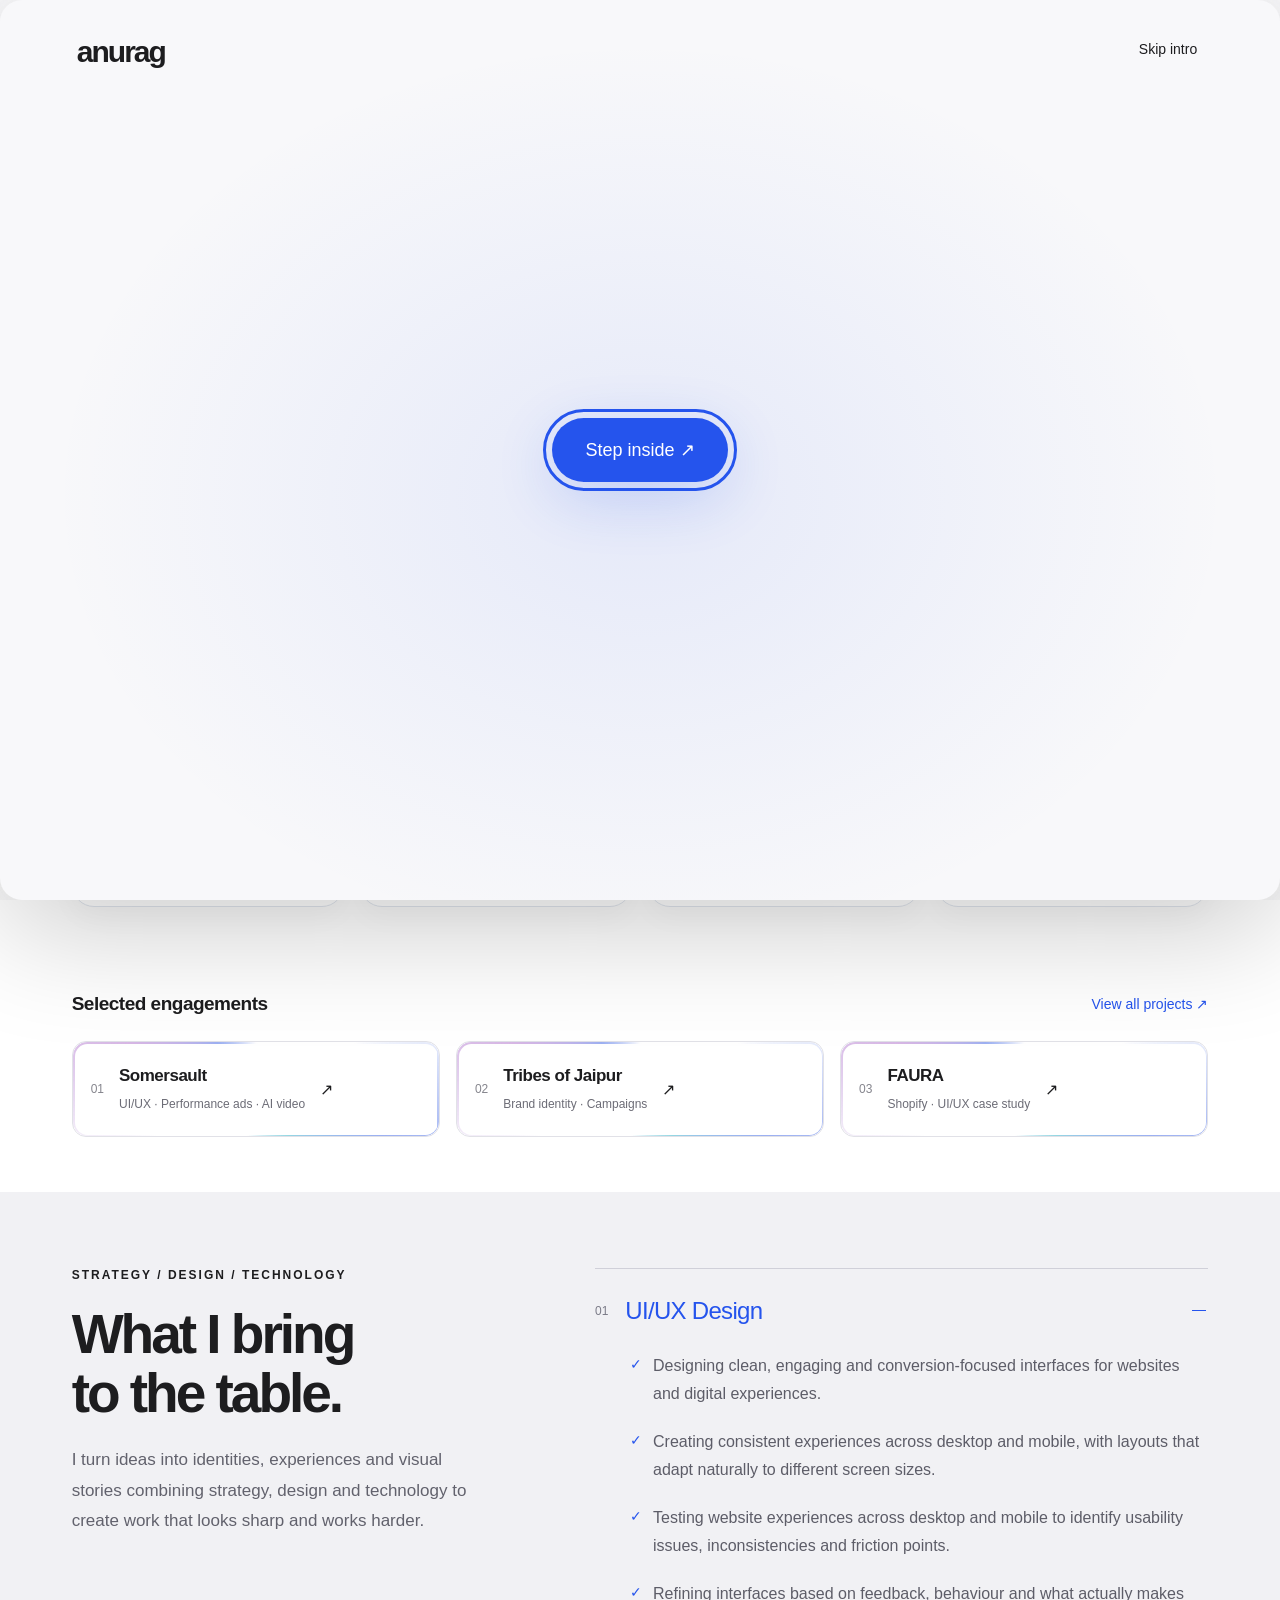
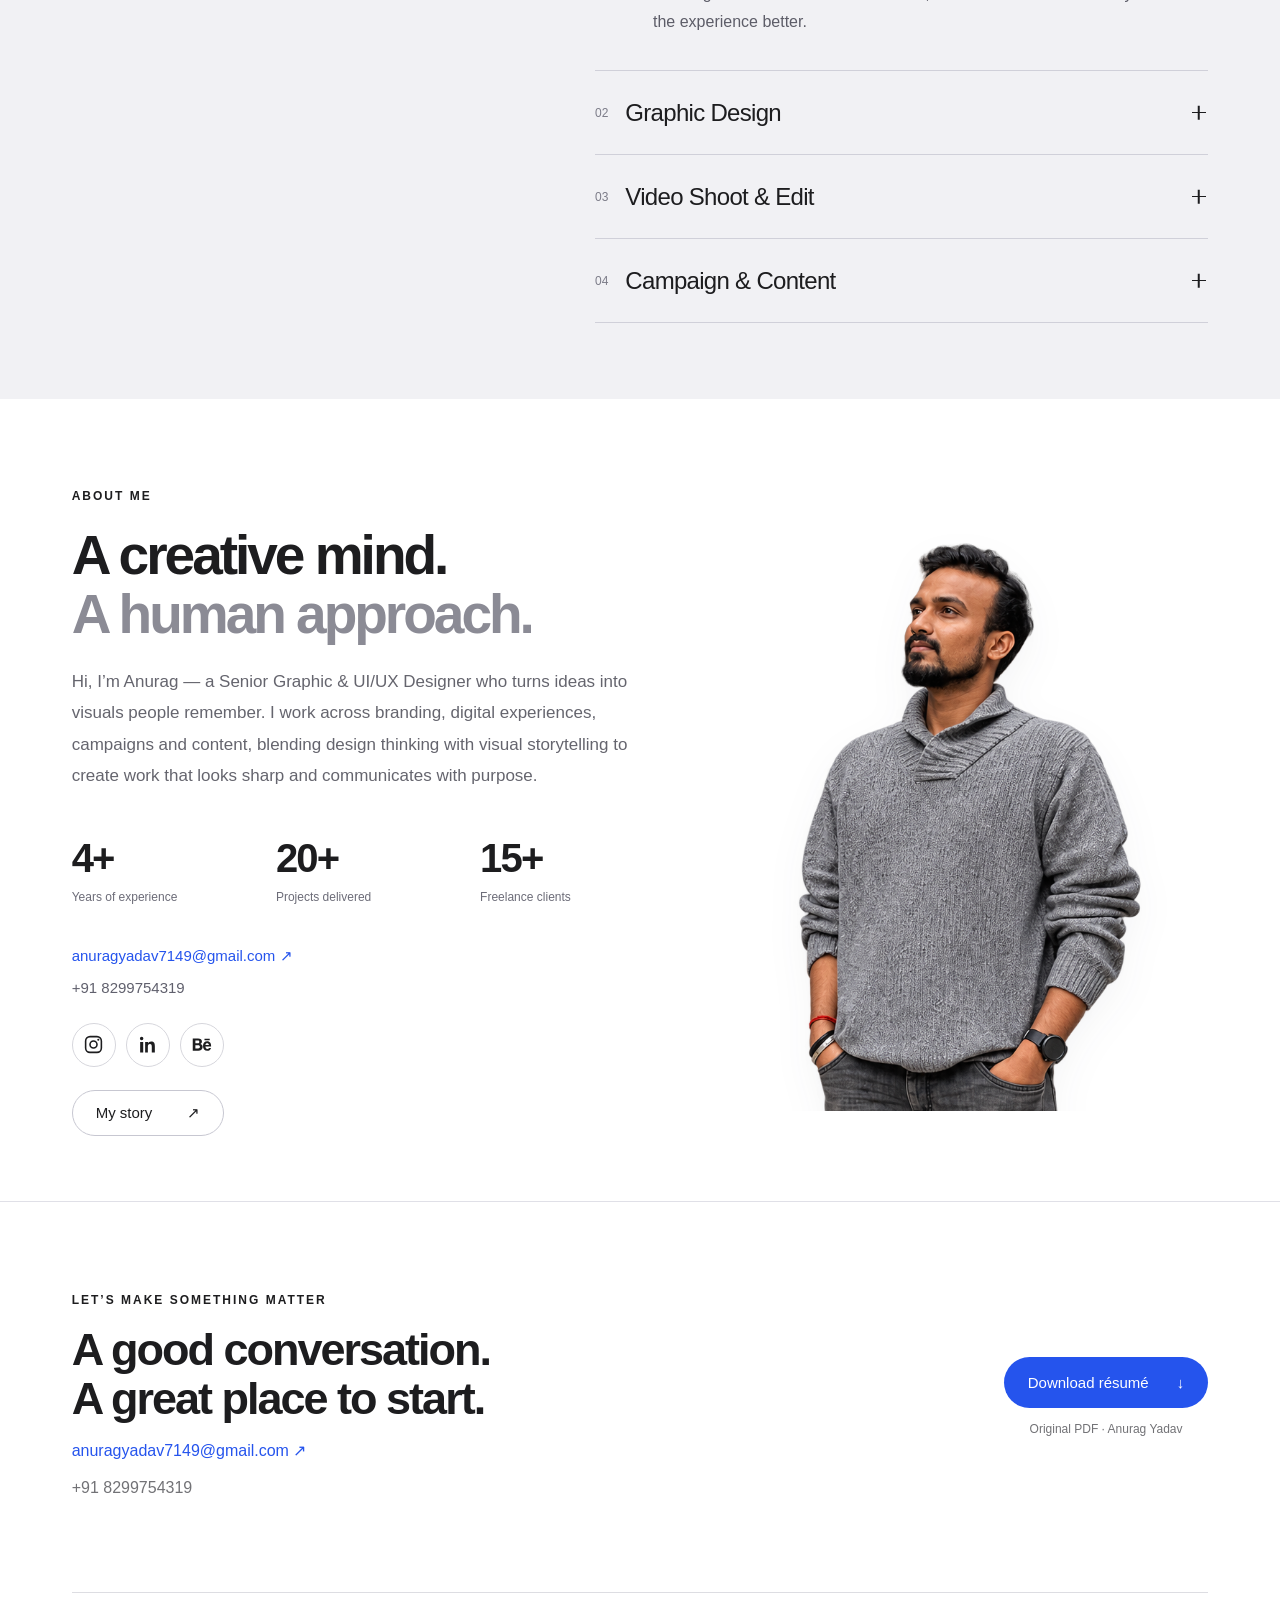
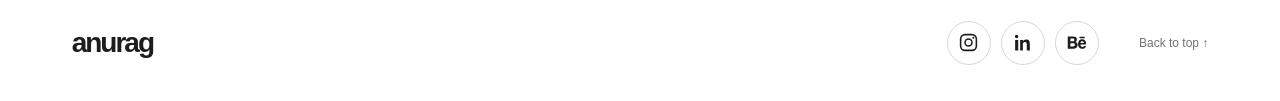
<file: index.html>
<!doctype html>
<html lang="en">

<head>
    <meta charset="UTF-8">
    <meta name="viewport" content="width=device-width, initial-scale=1">
    <meta name="theme-color" content="#f8f8fa">
    <meta name="description"
        content="Anurag Yadav, Senior Visual Designer and UI/UX Designer in Gurugram. Branding, performance marketing, e-commerce, and thoughtful digital experiences.">
    <title>Anurag Yadav — Visual & UI/UX Designer</title>
    <link rel="stylesheet" href="style.css">
    <link rel="stylesheet" href="theme.css">
    <script src="theme.js"></script>
    <link rel="icon" type="image/png" href="/assets/favicon.png">
    <link rel="stylesheet" href="welcome.css">
    <link rel="stylesheet" href="hero-profile.css">
</head>

<body><a class="skip" href="#work">Skip to work</a>
    <header><a class="wordmark" href="./" aria-label="Anurag Yadav home">anurag</a>
        <nav aria-label="Main navigation"><a href="portfolio/">Portfolio</a><a href="about/">About me</a><a
                class="nav-resume" href="assets/Anurag_Yadav_Resume.pdf" download>Résumé <span
                    aria-hidden="true">↓</span></a></nav>
    </header>
    <main>
        <section class="hero">
            <div class="eyebrow">ANURAG YADAV / GURUGRAM, INDIA</div>
            <h1>Designed to feel.<br><span>Built to perform.</span></h1>
            <div class="hero-bottom">
                <div>
                    <h2 class="role">Senior Visual Designer <span>·</span> UI/UX Designer</h2>
                    <p>I connect brand thinking, thoughtful experiences,<br class="desktop"> and performance-driven
                        creative.</p>
                </div><a class="round-link" href="portfolio/"><span>Explore my work</span><span class="circle"
                        aria-hidden="true">↓</span></a>
            </div>
            <div class="metrics">
                <div><strong>4+</strong><span>Years of experience</span></div>
                <div><strong>15+</strong><span>Freelance clients</span></div>
                <div><strong>20+</strong><span>Market-ready projects</span></div>
                <div><strong>2.5–3.5×</strong><span>Paid ad ROAS achieved</span></div>
            </div>
        </section>
        <section id="work" class="work compact-work">
            <div class="section-label">
                <h2>Selected engagements</h2><a href="portfolio/">View all projects ↗</a>
            </div>
            <div class="compact-engagements"><a href="portfolio/somersault/"><span class="engagement-number">01</span>
                    <div>
                        <h3>Somersault</h3>
                        <p>UI/UX · Performance ads · AI video</p>
                    </div><span aria-hidden="true">↗</span>
                </a><a href="portfolio/tribes-of-jaipur/"><span class="engagement-number">02</span>
                    <div>
                        <h3>Tribes of Jaipur</h3>
                        <p>Brand identity · Campaigns</p>
                    </div><span aria-hidden="true">↗</span>
                </a><a href="portfolio/faura/"><span class="engagement-number">03</span>
                    <div>
                        <h3>FAURA</h3>
                        <p>Shopify · UI/UX case study</p>
                    </div><span aria-hidden="true">↗</span>
                </a></div>
        </section>
        <section class="offerings" id="services">
            <div class="offerings-intro">
                <div class="eyebrow">STRATEGY / DESIGN / TECHNOLOGY</div>
                <h2>What I bring<br>to the table.</h2>
                <p>I turn ideas into identities, experiences and visual stories combining strategy, design and
                    technology to create work that looks sharp and works harder.</p>
            </div>
            <div class="service-list">
                <details name="services" class="service" open>
                    <summary><span class="service-number">01</span>
                        <h3>UI/UX Design</h3><span class="service-toggle" aria-hidden="true"></span>
                    </summary>
                    <ul>
                        <li>Designing clean, engaging and conversion-focused interfaces for websites and digital
                            experiences.</li>
                        <li>Creating consistent experiences across desktop and mobile, with layouts that adapt naturally
                            to different screen sizes.</li>
                        <li>Testing website experiences across desktop and mobile to identify usability issues,
                            inconsistencies and friction points.</li>
                        <li>Refining interfaces based on feedback, behaviour and what actually makes the experience
                            better.</li>
                    </ul>
                </details>
                <details name="services" class="service">
                    <summary><span class="service-number">02</span>
                        <h3>Graphic Design</h3><span class="service-toggle" aria-hidden="true"></span>
                    </summary>
                    <ul>
                        <li>Creating strong visual identities, marketing assets and communication systems.</li>
                        <li>Designing scroll-stopping creatives for social media, campaigns and digital platforms.</li>
                        <li>From campaign concepts to final assets — turning ideas into cohesive visual stories.</li>
                        <li>Designing brochures, magazines, presentations, promotional material and other brand
                            touchpoints.</li>
                    </ul>
                </details>
                <details name="services" class="service">
                    <summary><span class="service-number">03</span>
                        <h3>Video Shoot &amp; Edit</h3><span class="service-toggle" aria-hidden="true"></span>
                    </summary>
                    <ul>
                        <li>Capturing engaging photo and video content with an iPhone, from concepts to final frames.
                        </li>
                        <li>Turning raw footage into polished, engaging videos using Premiere Pro.</li>
                        <li>Adding motion graphics, transitions, compositing and visual effects with After Effects.</li>
                        <li>Creating short-form content, social videos and visual stories designed to grab attention.
                        </li>
                    </ul>
                </details>
                <details name="services" class="service">
                    <summary><span class="service-number">04</span>
                        <h3>Campaign &amp; Content</h3><span class="service-toggle" aria-hidden="true"></span>
                    </summary>
                    <ul>
                        <li>Turning a simple idea into a complete visual campaign with a clear creative direction.</li>
                        <li>Creating social and digital content designed to catch attention and communicate the message
                            quickly.</li>
                        <li>Bringing together visuals, layouts, typography and storytelling to build a cohesive
                            campaign.</li>
                        <li>Designing engaging social-first creatives, from static posts to motion and short-form
                            content.</li>
                    </ul>
                </details>
            </div>
        </section>
        <section class="home-about" id="meet-anurag">
            <div class="home-about-copy">
                <div class="eyebrow">ABOUT ME</div>
                <h2>A creative mind.<br><span>A human approach.</span></h2>
                <p>Hi, I’m Anurag — a Senior Graphic &amp; UI/UX Designer who turns ideas into visuals people remember.
                    I work across branding, digital experiences, campaigns and content, blending design thinking with
                    visual storytelling to create work that looks sharp and communicates with purpose.</p>
                <div class="about-stats">
                    <div><strong>4+</strong><span>Years of experience</span></div>
                    <div><strong>20+</strong><span>Projects delivered</span></div>
                    <div><strong>15+</strong><span>Freelance clients</span></div>
                </div>
                <div class="home-about-contact"><a href="mailto:anuragyadav7149@gmail.com">anuragyadav7149@gmail.com
                        ↗</a><a href="tel:+918299754319">+91 8299754319</a></div>
                <div class="social-icons" aria-label="Social profiles"><a href="https://www.instagram.com/thetrail_kid/"
                        target="_blank" rel="noopener noreferrer" aria-label="Instagram (opens in new tab)"
                        title="Instagram"><svg viewBox="0 0 24 24" width="21" height="21" fill="currentColor"
                            aria-hidden="true">
                            <rect x="3" y="3" width="18" height="18" rx="5" fill="none" stroke="currentColor"
                                stroke-width="1.8" />
                            <circle cx="12" cy="12" r="4" fill="none" stroke="currentColor" stroke-width="1.8" />
                            <circle cx="17.5" cy="6.5" r="1.2" />
                        </svg></a><a href="https://www.linkedin.com/in/anuragyadav7149/" target="_blank"
                        rel="noopener noreferrer" aria-label="LinkedIn (opens in new tab)" title="LinkedIn"><svg
                            viewBox="0 0 24 24" width="21" height="21" fill="currentColor" aria-hidden="true">
                            <path
                                d="M5.3 3.2a2 2 0 1 0 0 4 2 2 0 0 0 0-4ZM3.6 9h3.5v12H3.6V9Zm5.7 0h3.3v1.6h.1c.5-.9 1.6-1.9 3.4-1.9 3.6 0 4.3 2.3 4.3 5.4V21h-3.5v-6.1c0-1.5 0-3.4-2.1-3.4s-2.4 1.6-2.4 3.3V21H9.3V9Z" />
                        </svg></a><a href="https://www.behance.net/anurag8484" target="_blank" rel="noopener noreferrer"
                        aria-label="Behance (opens in new tab)" title="Behance"><svg viewBox="0 0 24 24" width="21"
                            height="21" fill="currentColor" aria-hidden="true">
                            <path
                                d="M2 5h6c3 0 4.5 1.4 4.5 3.6 0 1.3-.6 2.2-1.7 2.8 1.7.5 2.5 1.7 2.5 3.4 0 2.8-2.1 4.2-5 4.2H2V5Zm3 2.5v3h2.8c1.1 0 1.7-.5 1.7-1.5s-.6-1.5-1.7-1.5H5Zm0 5.3v3.7h3.1c1.4 0 2.1-.6 2.1-1.8 0-1.3-.7-1.9-2.1-1.9H5Zm10.4-7.4h6v1.8h-6V5.4ZM23 14.4h-6.5c.1 1.8.9 2.6 2.2 2.6.9 0 1.6-.4 1.9-1.1h2.3c-.7 2.2-2.2 3.3-4.3 3.3-3.1 0-4.9-2.2-4.9-5.4 0-3.1 1.9-5.4 4.8-5.4 3.3 0 4.7 2.7 4.5 6Zm-6.5-1.8h4c-.2-1.5-.9-2.1-2-2.1s-1.9.7-2 2.1Z" />
                        </svg></a></div><a class="story-link" href="about/">My story <span
                        aria-hidden="true">↗</span></a>
            </div>
            <div class="portrait-stage"><img class="scroll-portrait" src="assets/anurag-cutout.png"
                    alt="Anurag Yadav wearing a grey sweater" loading="lazy" decoding="async" width="1024"
                    height="1536"></div>
        </section>
        <section id="resume" class="resume">
            <div>
                <div class="eyebrow">LET’S MAKE SOMETHING MATTER</div>
                <h2>A good conversation.<br>A great place to start.</h2>
                <div class="contact-identity footer-contact"><a
                        href="mailto:anuragyadav7149@gmail.com">anuragyadav7149@gmail.com ↗</a><a
                        href="tel:+918299754319">+91 8299754319</a></div>
            </div>
            <div class="resume-action"><a class="primary" href="assets/Anurag_Yadav_Resume.pdf" download>Download
                    résumé <span aria-hidden="true">↓</span></a><span>Original PDF · Anurag Yadav</span></div>
        </section>
    </main>
    <footer><a class="wordmark" href="./">anurag</a>
        <div class="social-icons" aria-label="Social profiles"><a href="https://www.instagram.com/thetrail_kid/"
                target="_blank" rel="noopener noreferrer" aria-label="Instagram (opens in new tab)"
                title="Instagram"><svg viewBox="0 0 24 24" width="21" height="21" fill="currentColor"
                    aria-hidden="true">
                    <rect x="3" y="3" width="18" height="18" rx="5" fill="none" stroke="currentColor"
                        stroke-width="1.8" />
                    <circle cx="12" cy="12" r="4" fill="none" stroke="currentColor" stroke-width="1.8" />
                    <circle cx="17.5" cy="6.5" r="1.2" />
                </svg></a><a href="https://www.linkedin.com/in/anuragyadav7149/" target="_blank"
                rel="noopener noreferrer" aria-label="LinkedIn (opens in new tab)" title="LinkedIn"><svg
                    viewBox="0 0 24 24" width="21" height="21" fill="currentColor" aria-hidden="true">
                    <path
                        d="M5.3 3.2a2 2 0 1 0 0 4 2 2 0 0 0 0-4ZM3.6 9h3.5v12H3.6V9Zm5.7 0h3.3v1.6h.1c.5-.9 1.6-1.9 3.4-1.9 3.6 0 4.3 2.3 4.3 5.4V21h-3.5v-6.1c0-1.5 0-3.4-2.1-3.4s-2.4 1.6-2.4 3.3V21H9.3V9Z" />
                </svg></a><a href="https://www.behance.net/anurag8484" target="_blank" rel="noopener noreferrer"
                aria-label="Behance (opens in new tab)" title="Behance"><svg viewBox="0 0 24 24" width="21" height="21"
                    fill="currentColor" aria-hidden="true">
                    <path
                        d="M2 5h6c3 0 4.5 1.4 4.5 3.6 0 1.3-.6 2.2-1.7 2.8 1.7.5 2.5 1.7 2.5 3.4 0 2.8-2.1 4.2-5 4.2H2V5Zm3 2.5v3h2.8c1.1 0 1.7-.5 1.7-1.5s-.6-1.5-1.7-1.5H5Zm0 5.3v3.7h3.1c1.4 0 2.1-.6 2.1-1.8 0-1.3-.7-1.9-2.1-1.9H5Zm10.4-7.4h6v1.8h-6V5.4ZM23 14.4h-6.5c.1 1.8.9 2.6 2.2 2.6.9 0 1.6-.4 1.9-1.1h2.3c-.7 2.2-2.2 3.3-4.3 3.3-3.1 0-4.9-2.2-4.9-5.4 0-3.1 1.9-5.4 4.8-5.4 3.3 0 4.7 2.7 4.5 6Zm-6.5-1.8h4c-.2-1.5-.9-2.1-2-2.1s-1.9.7-2 2.1Z" />
                </svg></a></div><a href="#">Back to top ↑</a>
    </footer>
    <script src="home.js" defer></script>
    <script src="welcome.js" defer></script>
</body>

</html>
</file>
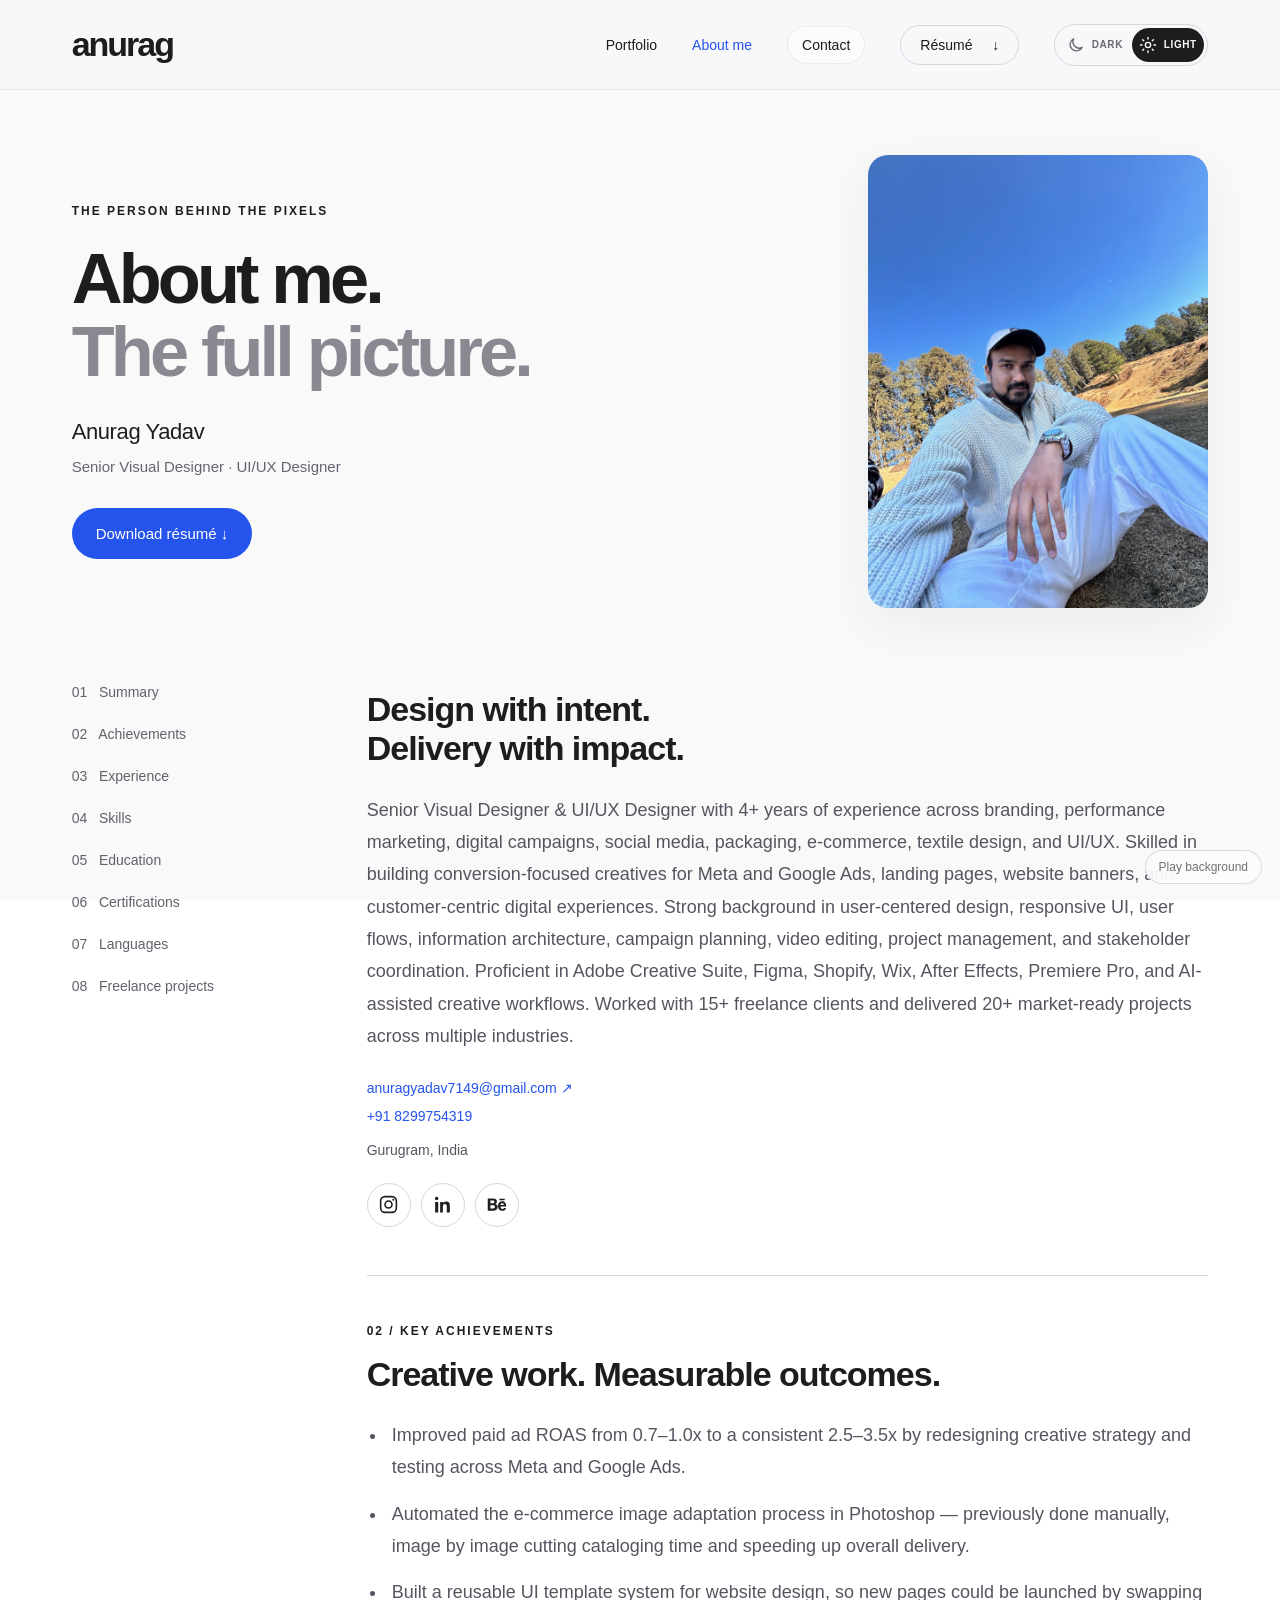
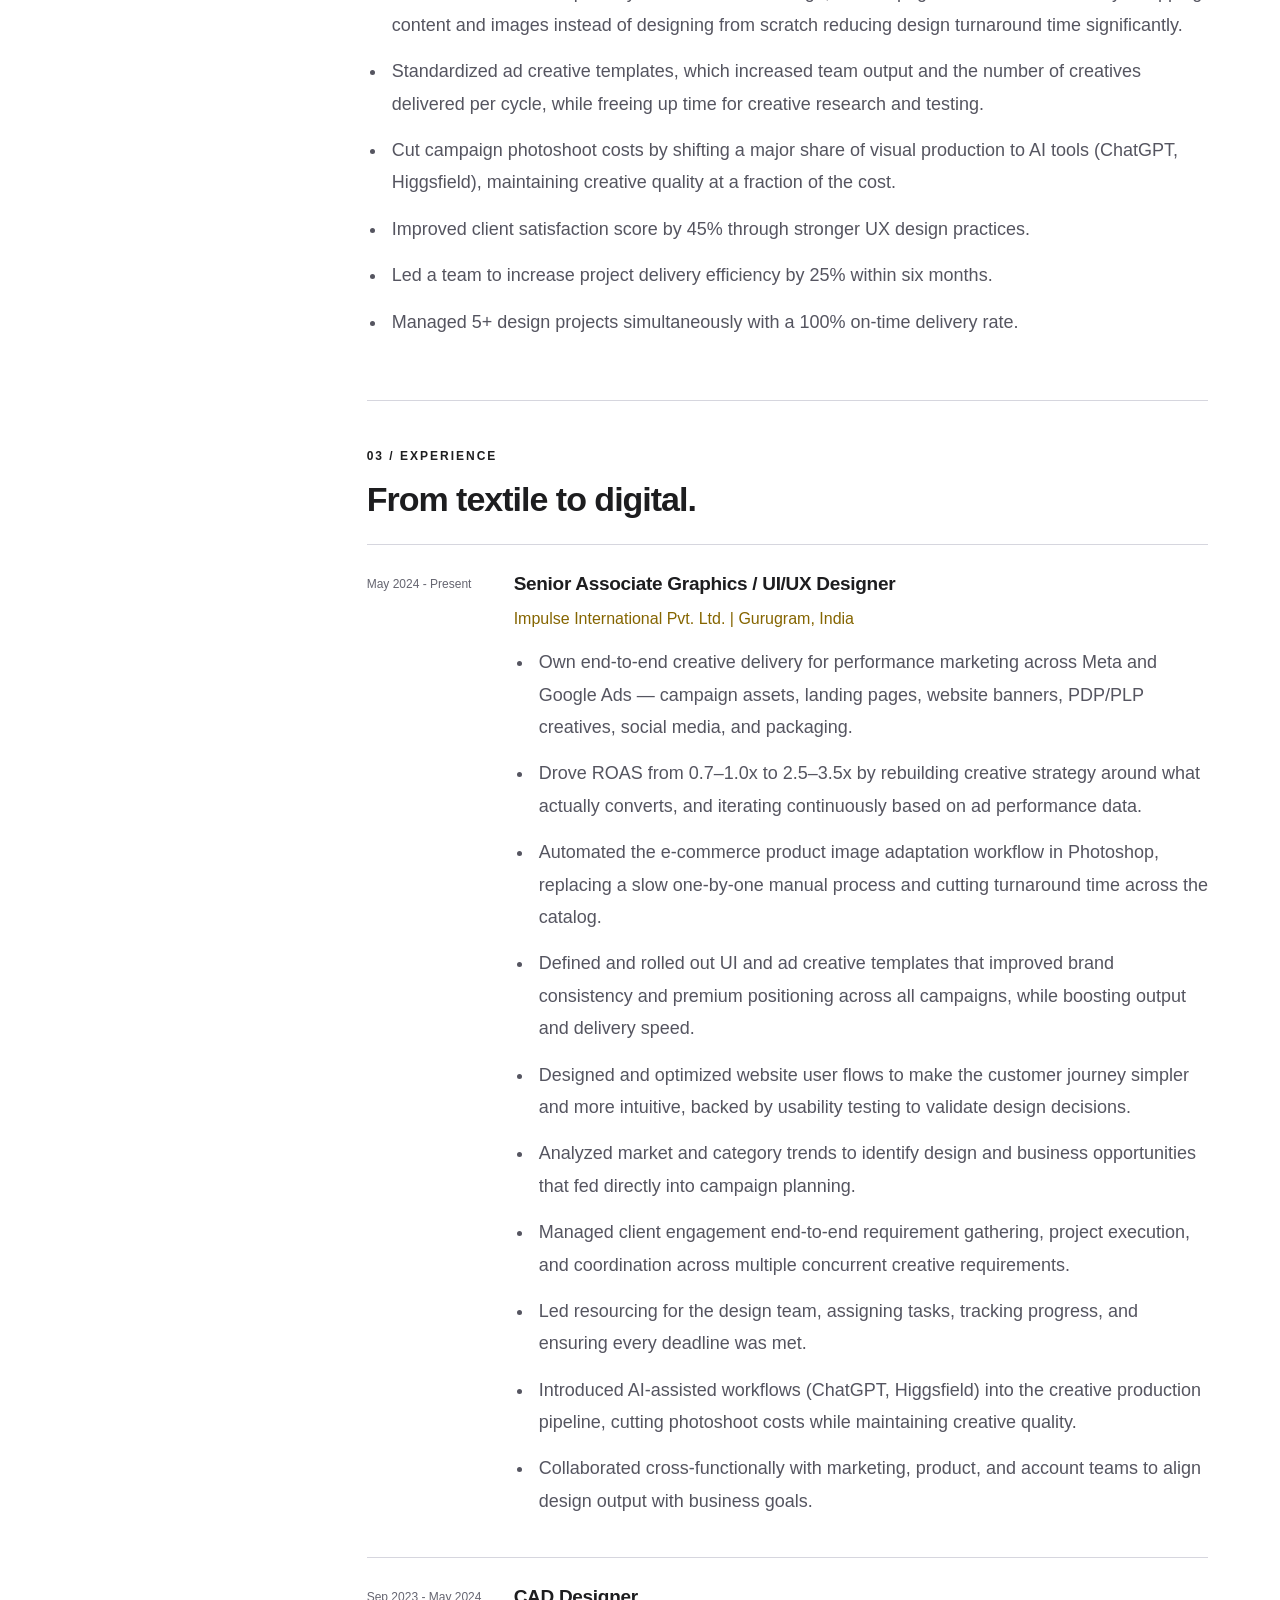
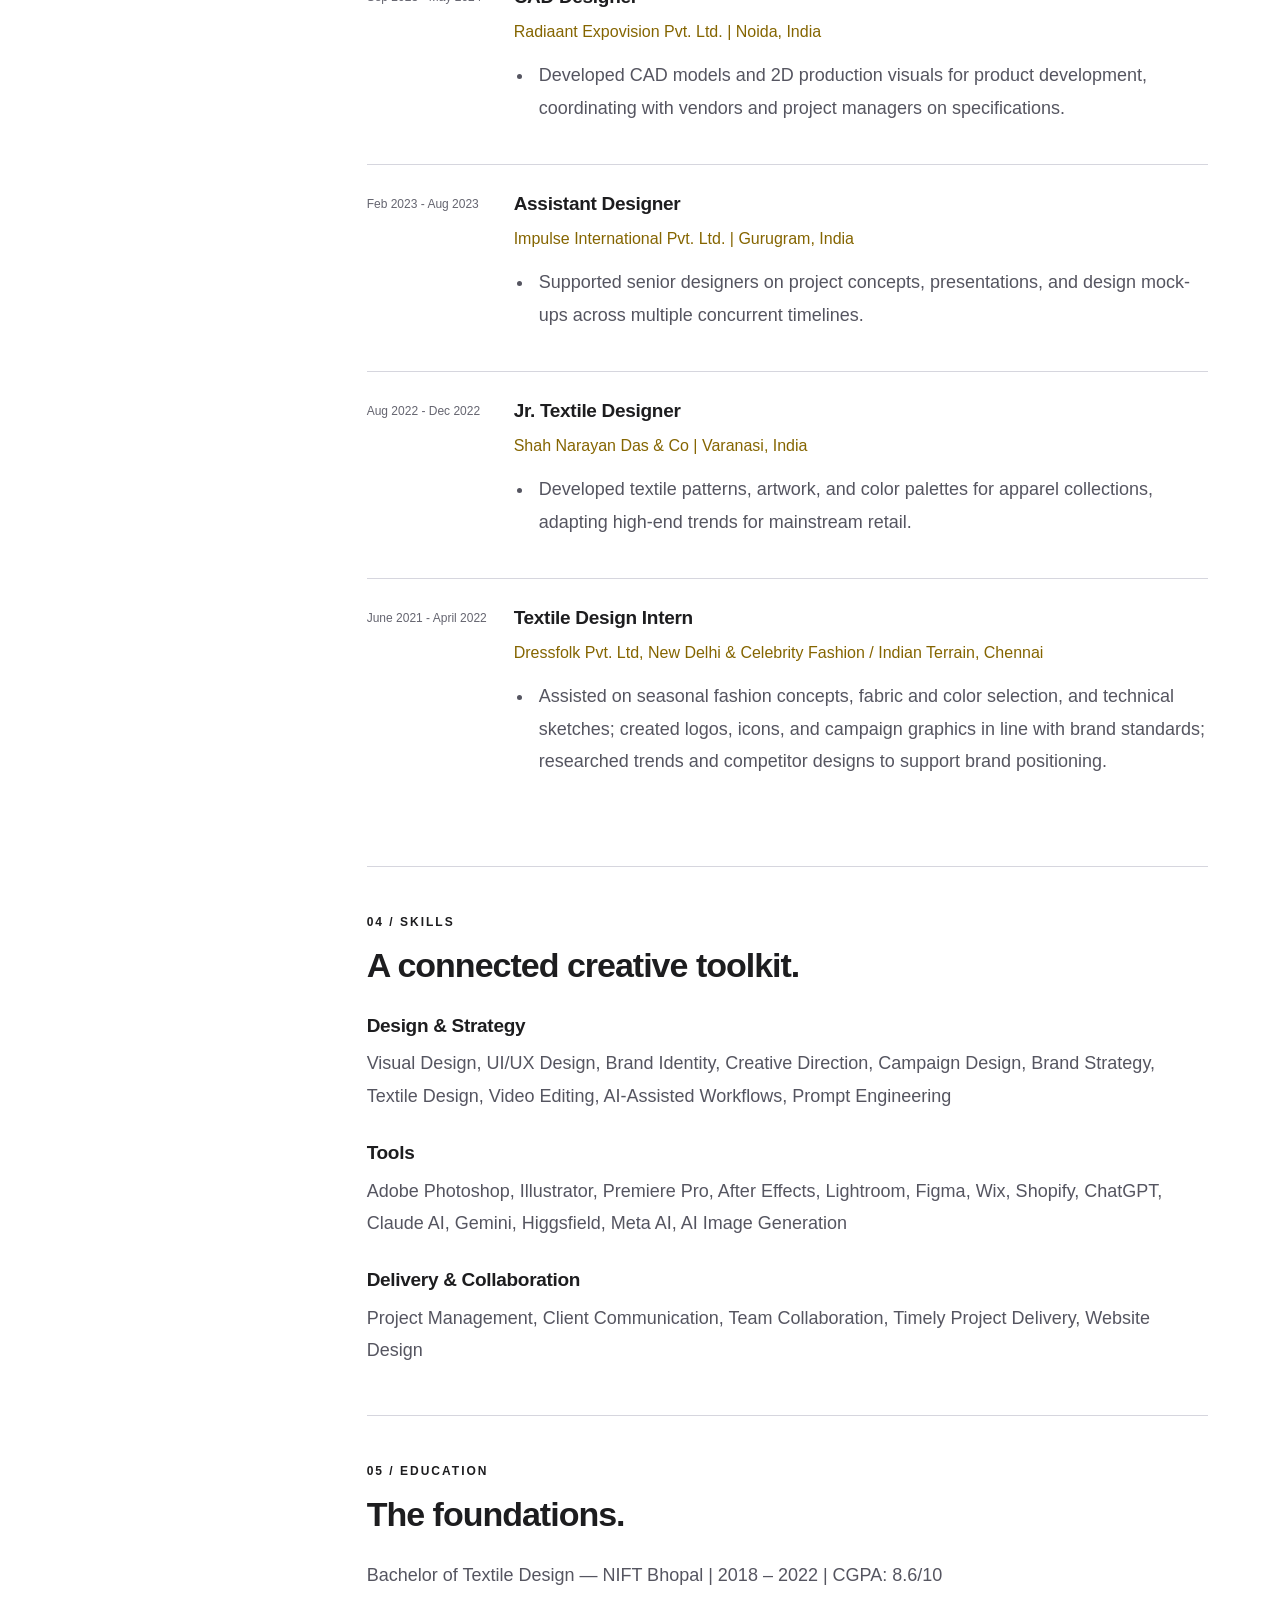
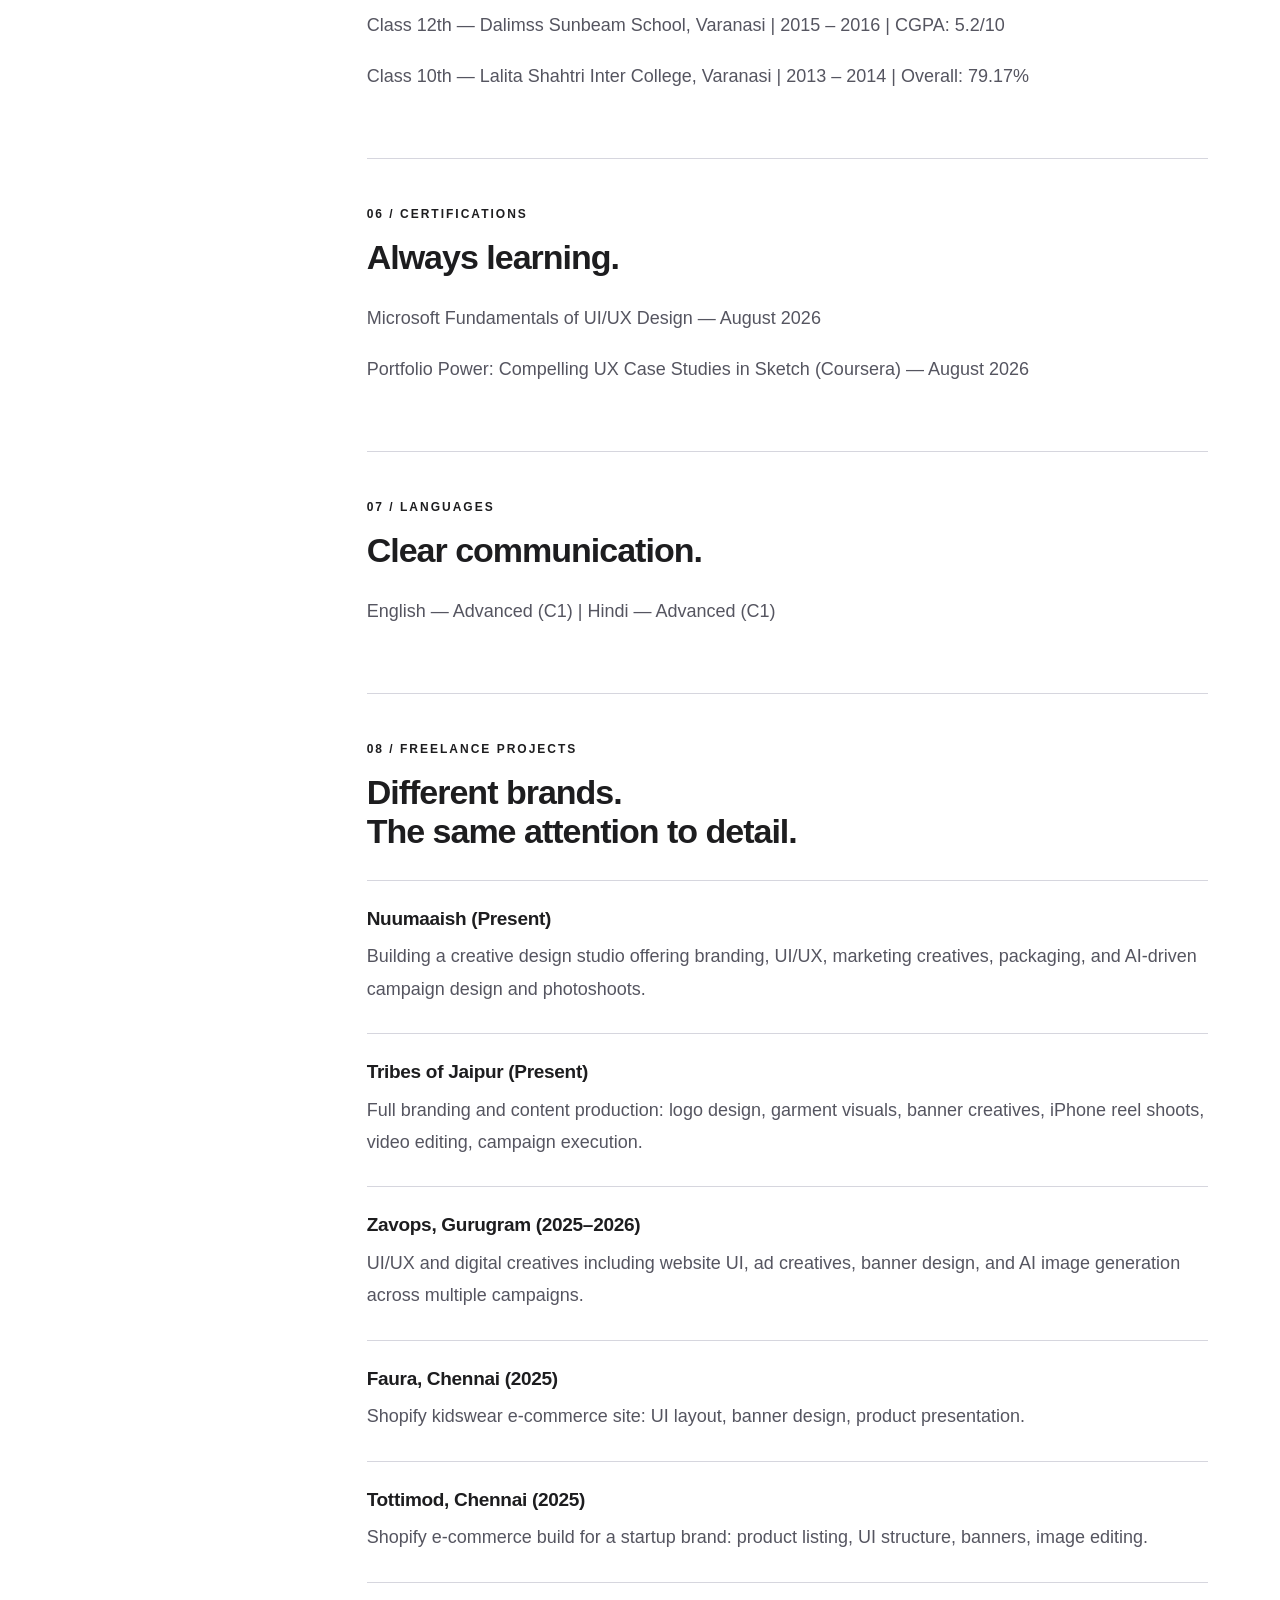
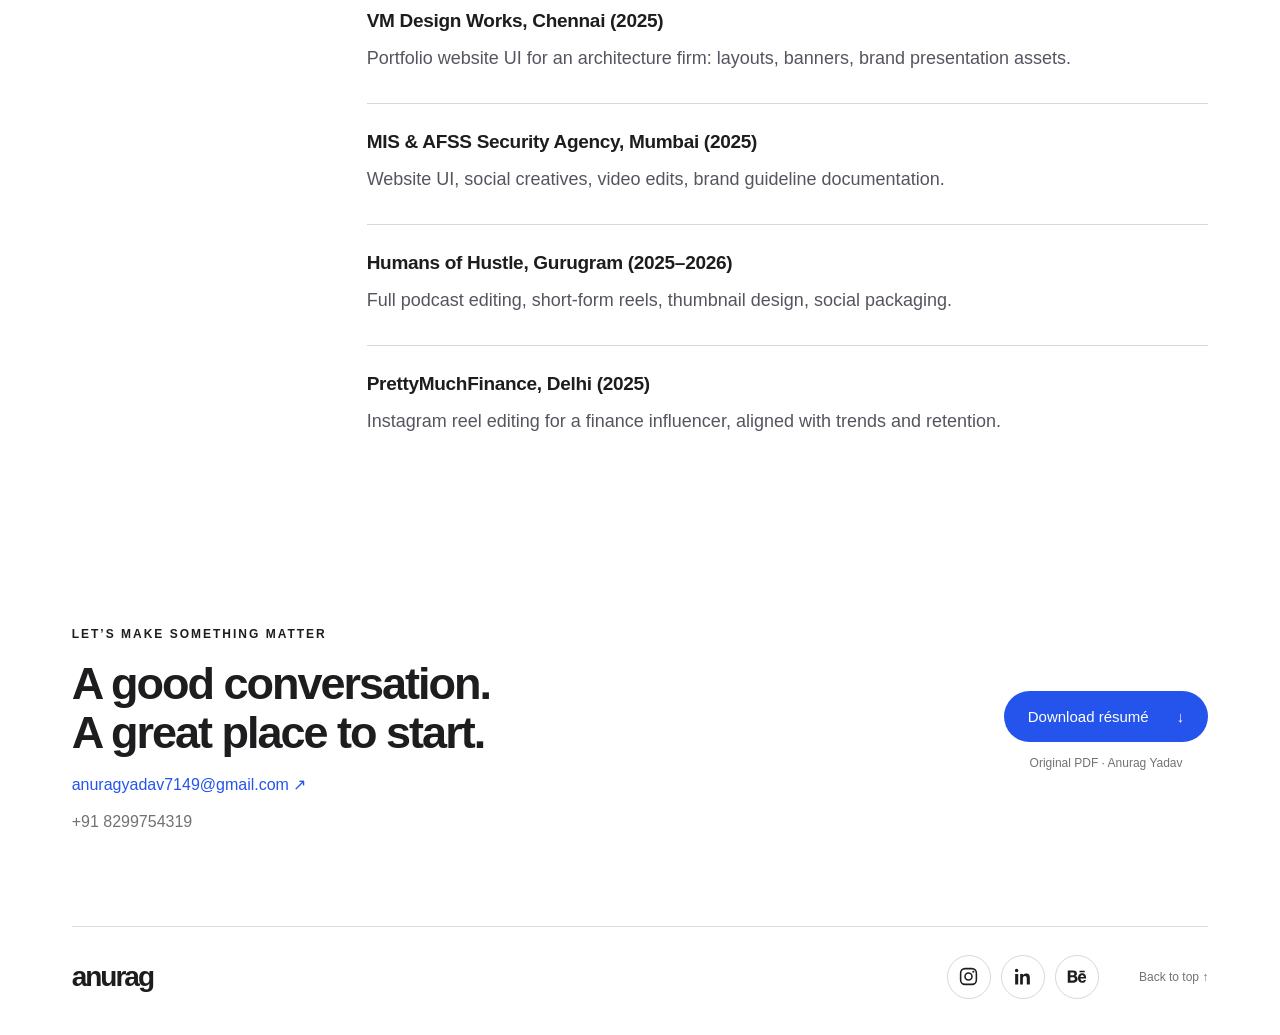
<file: about/index.html>
<!doctype html><html lang="en"><head><meta charset="UTF-8"><meta name="viewport" content="width=device-width, initial-scale=1"><meta name="theme-color" content="#f8f8fa"><meta name="description" content="Anurag Yadav, Senior Visual Designer and UI/UX Designer in Gurugram. Branding, performance marketing, e-commerce, and thoughtful digital experiences."><title>About Me — Anurag Yadav</title><link rel="stylesheet" href="../style.css"><link rel="stylesheet" href="../theme.css"><script src="../theme.js"></script><link rel="icon" type="image/png" href="/assets/favicon.png"></head><body class="about-page"><a class="skip" href="#about">Skip to About Me</a><header><a class="wordmark" href="../" aria-label="Anurag Yadav home">anurag</a><nav aria-label="Main navigation"><a href="../portfolio/">Portfolio</a><a href="../" aria-current="page">About me</a><a class="nav-resume" href="../assets/Anurag_Yadav_Resume.pdf" download>Résumé <span aria-hidden="true">↓</span></a></nav></header><main><section id="about" class="full-about"><div class="about-heading portrait-heading"><div class="about-title"><div class="eyebrow">THE PERSON BEHIND THE PIXELS</div><h2>About me.<br><span>The full picture.</span></h2><p class="portrait-intro">Anurag Yadav<br><span>Senior Visual Designer · UI/UX Designer</span></p><a class="primary" href="../assets/Anurag_Yadav_Resume.pdf" download>Download résumé ↓</a></div><figure class="about-portrait"><img src="../assets/anurag-outdoors.jpg" alt="Anurag Yadav outdoors among trees under a blue sky" width="1536" height="2048" loading="lazy" decoding="async"></figure></div><div class="resume-layout"><aside><nav aria-label="About me sections"><a href="#summary">01 &nbsp; Summary</a><a href="#achievements">02 &nbsp; Achievements</a><a href="./#experience">03 &nbsp; Experience</a><a href="#skills">04 &nbsp; Skills</a><a href="#education">05 &nbsp; Education</a><a href="#certifications">06 &nbsp; Certifications</a><a href="#languages">07 &nbsp; Languages</a><a href="./#freelance">08 &nbsp; Freelance projects</a></nav></aside><div class="resume-content"><section id="summary"><h3>Design with intent.<br>Delivery with impact.</h3><p class="summary">Senior Visual Designer &amp; UI/UX Designer with 4+ years of experience across branding, performance marketing, digital campaigns, social media, packaging, e-commerce, textile design, and UI/UX. Skilled in building conversion-focused creatives for Meta and Google Ads, landing pages, website banners, and customer-centric digital experiences. Strong background in user-centered design, responsive UI, user flows, information architecture, campaign planning, video editing, project management, and stakeholder coordination. Proficient in Adobe Creative Suite, Figma, Shopify, Wix, After Effects, Premiere Pro, and AI-assisted creative workflows. Worked with 15+ freelance clients and delivered 20+ market-ready projects across multiple industries.</p><div class="contact-links"><div class="contact-identity"><a href="mailto:anuragyadav7149@gmail.com">anuragyadav7149@gmail.com ↗</a><a href="tel:+918299754319">+91 8299754319</a></div></div><p class="location">Gurugram, India</p><div class="social-icons" aria-label="Social profiles"><a href="https://www.instagram.com/thetrail_kid/" target="_blank" rel="noopener noreferrer" aria-label="Instagram (opens in new tab)" title="Instagram"><svg viewBox="0 0 24 24" width="21" height="21" fill="currentColor" aria-hidden="true"><rect x="3" y="3" width="18" height="18" rx="5" fill="none" stroke="currentColor" stroke-width="1.8"/><circle cx="12" cy="12" r="4" fill="none" stroke="currentColor" stroke-width="1.8"/><circle cx="17.5" cy="6.5" r="1.2"/></svg></a><a href="https://www.linkedin.com/in/anuragyadav7149/" target="_blank" rel="noopener noreferrer" aria-label="LinkedIn (opens in new tab)" title="LinkedIn"><svg viewBox="0 0 24 24" width="21" height="21" fill="currentColor" aria-hidden="true"><path d="M5.3 3.2a2 2 0 1 0 0 4 2 2 0 0 0 0-4ZM3.6 9h3.5v12H3.6V9Zm5.7 0h3.3v1.6h.1c.5-.9 1.6-1.9 3.4-1.9 3.6 0 4.3 2.3 4.3 5.4V21h-3.5v-6.1c0-1.5 0-3.4-2.1-3.4s-2.4 1.6-2.4 3.3V21H9.3V9Z"/></svg></a><a href="https://www.behance.net/anurag8484" target="_blank" rel="noopener noreferrer" aria-label="Behance (opens in new tab)" title="Behance"><svg viewBox="0 0 24 24" width="21" height="21" fill="currentColor" aria-hidden="true"><path d="M2 5h6c3 0 4.5 1.4 4.5 3.6 0 1.3-.6 2.2-1.7 2.8 1.7.5 2.5 1.7 2.5 3.4 0 2.8-2.1 4.2-5 4.2H2V5Zm3 2.5v3h2.8c1.1 0 1.7-.5 1.7-1.5s-.6-1.5-1.7-1.5H5Zm0 5.3v3.7h3.1c1.4 0 2.1-.6 2.1-1.8 0-1.3-.7-1.9-2.1-1.9H5Zm10.4-7.4h6v1.8h-6V5.4ZM23 14.4h-6.5c.1 1.8.9 2.6 2.2 2.6.9 0 1.6-.4 1.9-1.1h2.3c-.7 2.2-2.2 3.3-4.3 3.3-3.1 0-4.9-2.2-4.9-5.4 0-3.1 1.9-5.4 4.8-5.4 3.3 0 4.7 2.7 4.5 6Zm-6.5-1.8h4c-.2-1.5-.9-2.1-2-2.1s-1.9.7-2 2.1Z"/></svg></a></div></section><section id="achievements"><div class="eyebrow">02 / KEY ACHIEVEMENTS</div><h3>Creative work. Measurable outcomes.</h3><ul><li>Improved paid ad ROAS from 0.7–1.0x to a consistent 2.5–3.5x by redesigning creative strategy and testing across Meta and Google Ads.</li><li>Automated the e-commerce image adaptation process in Photoshop — previously done manually, image by image cutting cataloging time and speeding up overall delivery.</li><li>Built a reusable UI template system for website design, so new pages could be launched by swapping content and images instead of designing from scratch reducing design turnaround time significantly.</li><li>Standardized ad creative templates, which increased team output and the number of creatives delivered per cycle, while freeing up time for creative research and testing.</li><li>Cut campaign photoshoot costs by shifting a major share of visual production to AI tools (ChatGPT, Higgsfield), maintaining creative quality at a fraction of the cost.</li><li>Improved client satisfaction score by 45% through stronger UX design practices.</li><li>Led a team to increase project delivery efficiency by 25% within six months.</li><li>Managed 5+ design projects simultaneously with a 100% on-time delivery rate.</li></ul></section><section id="experience"><div class="eyebrow">03 / EXPERIENCE</div><h3>From textile to digital.</h3><article class="job"><div class="job-meta">May 2024 - Present</div><div><h4>Senior Associate Graphics / UI/UX Designer</h4><p class="company">Impulse International Pvt. Ltd. | Gurugram, India</p><ul><li>Own end-to-end creative delivery for performance marketing across Meta and Google Ads — campaign assets, landing pages, website banners, PDP/PLP creatives, social media, and packaging.</li><li>Drove ROAS from 0.7–1.0x to 2.5–3.5x by rebuilding creative strategy around what actually converts, and iterating continuously based on ad performance data.</li><li>Automated the e-commerce product image adaptation workflow in Photoshop, replacing a slow one-by-one manual process and cutting turnaround time across the catalog.</li><li>Defined and rolled out UI and ad creative templates that improved brand consistency and premium positioning across all campaigns, while boosting output and delivery speed.</li><li>Designed and optimized website user flows to make the customer journey simpler and more intuitive, backed by usability testing to validate design decisions.</li><li>Analyzed market and category trends to identify design and business opportunities that fed directly into campaign planning.</li><li>Managed client engagement end-to-end requirement gathering, project execution, and coordination across multiple concurrent creative requirements.</li><li>Led resourcing for the design team, assigning tasks, tracking progress, and ensuring every deadline was met.</li><li>Introduced AI-assisted workflows (ChatGPT, Higgsfield) into the creative production pipeline, cutting photoshoot costs while maintaining creative quality.</li><li>Collaborated cross-functionally with marketing, product, and account teams to align design output with business goals.</li></ul></div></article><article class="job"><div class="job-meta">Sep 2023 - May 2024</div><div><h4>CAD Designer</h4><p class="company">Radiaant Expovision Pvt. Ltd. | Noida, India</p><ul><li>Developed CAD models and 2D production visuals for product development, coordinating with vendors and project managers on specifications.</li></ul></div></article><article class="job"><div class="job-meta">Feb 2023 - Aug 2023</div><div><h4>Assistant Designer</h4><p class="company">Impulse International Pvt. Ltd. | Gurugram, India</p><ul><li>Supported senior designers on project concepts, presentations, and design mock-ups across multiple concurrent timelines.</li></ul></div></article><article class="job"><div class="job-meta">Aug 2022 - Dec 2022</div><div><h4>Jr. Textile Designer</h4><p class="company">Shah Narayan Das &amp; Co | Varanasi, India</p><ul><li>Developed textile patterns, artwork, and color palettes for apparel collections, adapting high-end trends for mainstream retail.</li></ul></div></article><article class="job"><div class="job-meta">June 2021 - April 2022</div><div><h4>Textile Design Intern</h4><p class="company">Dressfolk Pvt. Ltd, New Delhi &amp; Celebrity Fashion / Indian Terrain, Chennai</p><ul><li>Assisted on seasonal fashion concepts, fabric and color selection, and technical sketches; created logos, icons, and campaign graphics in line with brand standards; researched trends and competitor designs to support brand positioning.</li></ul></div></article></section><section id="skills"><div class="eyebrow">04 / SKILLS</div><h3>A connected creative toolkit.</h3><div class="skill-group"><h4>Design &amp; Strategy</h4><p>Visual Design, UI/UX Design, Brand Identity, Creative Direction, Campaign Design, Brand Strategy, Textile Design, Video Editing, AI-Assisted Workflows, Prompt Engineering</p></div><div class="skill-group"><h4>Tools</h4><p>Adobe Photoshop, Illustrator, Premiere Pro, After Effects, Lightroom, Figma, Wix, Shopify, ChatGPT, Claude AI, Gemini, Higgsfield, Meta AI, AI Image Generation</p></div><div class="skill-group"><h4>Delivery &amp; Collaboration</h4><p>Project Management, Client Communication, Team Collaboration, Timely Project Delivery, Website Design</p></div></section><section id="education"><div class="eyebrow">05 / EDUCATION</div><h3>The foundations.</h3><p>Bachelor of Textile Design — NIFT Bhopal | 2018 – 2022 | CGPA: 8.6/10</p><p>Class 12th — Dalimss Sunbeam School, Varanasi | 2015 – 2016 | CGPA: 5.2/10</p><p>Class 10th — Lalita Shahtri Inter College, Varanasi | 2013 – 2014 | Overall: 79.17%</p></section><section id="certifications"><div class="eyebrow">06 / CERTIFICATIONS</div><h3>Always learning.</h3><p>Microsoft Fundamentals of UI/UX Design — August 2026</p><p>Portfolio Power: Compelling UX Case Studies in Sketch (Coursera) — August 2026</p></section><section id="languages"><div class="eyebrow">07 / LANGUAGES</div><h3>Clear communication.</h3><p>English — Advanced (C1) | Hindi — Advanced (C1)</p></section><section id="freelance"><div class="eyebrow">08 / FREELANCE PROJECTS</div><h3>Different brands.<br>The same attention to detail.</h3><article class="freelance-item"><h4>Nuumaaish (Present)</h4><p>Building a creative design studio offering branding, UI/UX, marketing creatives, packaging, and AI-driven campaign design and photoshoots.</p></article><article class="freelance-item"><h4>Tribes of Jaipur (Present)</h4><p>Full branding and content production: logo design, garment visuals, banner creatives, iPhone reel shoots, video editing, campaign execution.</p></article><article class="freelance-item"><h4>Zavops, Gurugram (2025–2026)</h4><p>UI/UX and digital creatives including website UI, ad creatives, banner design, and AI image generation across multiple campaigns.</p></article><article class="freelance-item"><h4>Faura, Chennai (2025)</h4><p>Shopify kidswear e-commerce site: UI layout, banner design, product presentation.</p></article><article class="freelance-item"><h4>Tottimod, Chennai (2025)</h4><p>Shopify e-commerce build for a startup brand: product listing, UI structure, banners, image editing.</p></article><article class="freelance-item"><h4>VM Design Works, Chennai (2025)</h4><p>Portfolio website UI for an architecture firm: layouts, banners, brand presentation assets.</p></article><article class="freelance-item"><h4>MIS &amp; AFSS Security Agency, Mumbai (2025)</h4><p>Website UI, social creatives, video edits, brand guideline documentation.</p></article><article class="freelance-item"><h4>Humans of Hustle, Gurugram (2025–2026)</h4><p>Full podcast editing, short-form reels, thumbnail design, social packaging.</p></article><article class="freelance-item"><h4>PrettyMuchFinance, Delhi (2025)</h4><p>Instagram reel editing for a finance influencer, aligned with trends and retention.</p></article></section></div></div></section><section id="resume" class="resume"><div><div class="eyebrow">LET’S MAKE SOMETHING MATTER</div><h2>A good conversation.<br>A great place to start.</h2><div class="contact-identity footer-contact"><a href="mailto:anuragyadav7149@gmail.com">anuragyadav7149@gmail.com ↗</a><a href="tel:+918299754319">+91 8299754319</a></div></div><div class="resume-action"><a class="primary" href="../assets/Anurag_Yadav_Resume.pdf" download>Download résumé <span aria-hidden="true">↓</span></a><span>Original PDF · Anurag Yadav</span></div></section></main><footer><a class="wordmark" href="../">anurag</a><div class="social-icons" aria-label="Social profiles"><a href="https://www.instagram.com/thetrail_kid/" target="_blank" rel="noopener noreferrer" aria-label="Instagram (opens in new tab)" title="Instagram"><svg viewBox="0 0 24 24" width="21" height="21" fill="currentColor" aria-hidden="true"><rect x="3" y="3" width="18" height="18" rx="5" fill="none" stroke="currentColor" stroke-width="1.8"/><circle cx="12" cy="12" r="4" fill="none" stroke="currentColor" stroke-width="1.8"/><circle cx="17.5" cy="6.5" r="1.2"/></svg></a><a href="https://www.linkedin.com/in/anuragyadav7149/" target="_blank" rel="noopener noreferrer" aria-label="LinkedIn (opens in new tab)" title="LinkedIn"><svg viewBox="0 0 24 24" width="21" height="21" fill="currentColor" aria-hidden="true"><path d="M5.3 3.2a2 2 0 1 0 0 4 2 2 0 0 0 0-4ZM3.6 9h3.5v12H3.6V9Zm5.7 0h3.3v1.6h.1c.5-.9 1.6-1.9 3.4-1.9 3.6 0 4.3 2.3 4.3 5.4V21h-3.5v-6.1c0-1.5 0-3.4-2.1-3.4s-2.4 1.6-2.4 3.3V21H9.3V9Z"/></svg></a><a href="https://www.behance.net/anurag8484" target="_blank" rel="noopener noreferrer" aria-label="Behance (opens in new tab)" title="Behance"><svg viewBox="0 0 24 24" width="21" height="21" fill="currentColor" aria-hidden="true"><path d="M2 5h6c3 0 4.5 1.4 4.5 3.6 0 1.3-.6 2.2-1.7 2.8 1.7.5 2.5 1.7 2.5 3.4 0 2.8-2.1 4.2-5 4.2H2V5Zm3 2.5v3h2.8c1.1 0 1.7-.5 1.7-1.5s-.6-1.5-1.7-1.5H5Zm0 5.3v3.7h3.1c1.4 0 2.1-.6 2.1-1.8 0-1.3-.7-1.9-2.1-1.9H5Zm10.4-7.4h6v1.8h-6V5.4ZM23 14.4h-6.5c.1 1.8.9 2.6 2.2 2.6.9 0 1.6-.4 1.9-1.1h2.3c-.7 2.2-2.2 3.3-4.3 3.3-3.1 0-4.9-2.2-4.9-5.4 0-3.1 1.9-5.4 4.8-5.4 3.3 0 4.7 2.7 4.5 6Zm-6.5-1.8h4c-.2-1.5-.9-2.1-2-2.1s-1.9.7-2 2.1Z"/></svg></a></div><a href="#">Back to top ↑</a></footer></body></html>
</file>
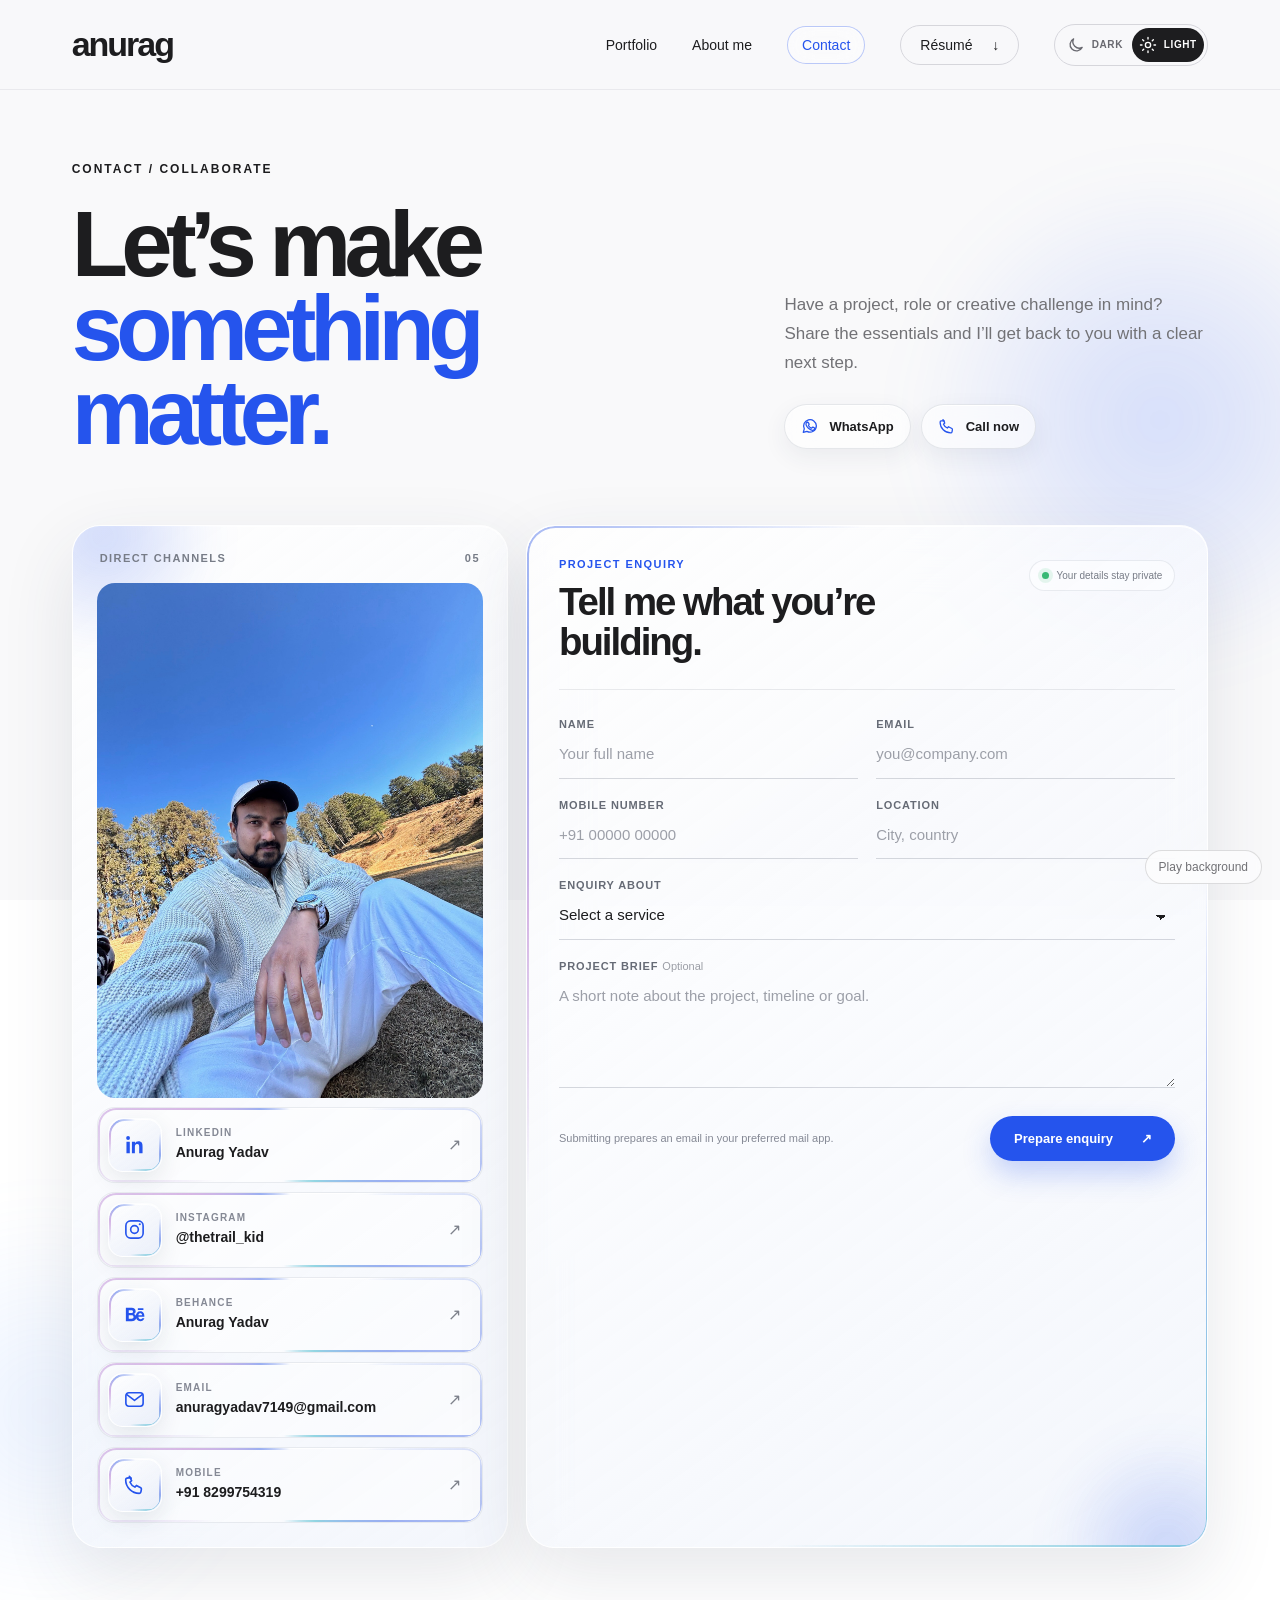
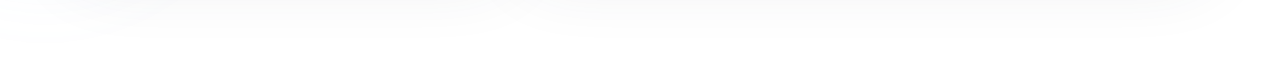
<file: connect/index.html>
<!doctype html>
<html lang="en">
<head>
  <meta charset="UTF-8">
  <meta name="viewport" content="width=device-width, initial-scale=1">
  <meta name="theme-color" content="#f8f8fa">
  <meta name="description" content="Contact Anurag Yadav for UI/UX, visual design, branding, campaigns, video and AI-assisted creative work.">
  <title>Contact — Anurag Yadav</title>
  <link rel="stylesheet" href="../style.css">
  <link rel="stylesheet" href="../theme.css">
  <link rel="stylesheet" href="../contact.css">
  <script src="../theme.js"></script>
  <link rel="icon" type="image/png" href="/assets/favicon.png">
</head>
<body>
  <a class="skip" href="#connect">Skip to contact details</a>
  <header>
    <a class="wordmark" href="../" aria-label="Anurag Yadav home">anurag</a>
    <nav aria-label="Main navigation"><a href="../portfolio/">Portfolio</a><a href="../about/">About me</a><a class="nav-contact" href="./" aria-current="page">Contact</a><a class="nav-resume" href="../assets/Anurag_Yadav_Resume.pdf" download>Résumé <span aria-hidden="true">↓</span></a></nav>
  </header>
  <main id="connect" class="connect-page">
    <section class="connect-head">
      <div><div class="eyebrow">CONTACT / COLLABORATE</div><h1>Let’s make<br><span>something matter.</span></h1></div>
      <div class="connect-intro"><p>Have a project, role or creative challenge in mind? Share the essentials and I’ll get back to you with a clear next step.</p><div class="connect-quick-actions"><a href="https://wa.me/918299754319?text=Hi%20Anurag%2C%20I%27d%20like%20to%20discuss%20a%20project." target="_blank" rel="noopener noreferrer"><svg viewBox="0 0 24 24" aria-hidden="true"><path d="M20.5 11.7a8.5 8.5 0 0 1-12.6 7.4L3 20.5l1.4-4.7a8.5 8.5 0 1 1 16.1-4.1Z"/><path d="M8.2 7.6c.3-.4.6-.4.9-.4h.4c.2 0 .4.1.5.4l.8 2c.1.3 0 .5-.1.7l-.6.8c-.2.2-.1.4 0 .6.8 1.4 2 2.5 3.5 3.2.3.1.5.1.7-.1l.9-1.1c.2-.2.4-.3.7-.2l2 .9c.3.1.4.3.4.5 0 .5-.2 1.5-.8 2.1-.6.6-1.5.9-2.4.7-1.2-.2-3-.9-5.2-2.8-1.7-1.5-2.8-3.3-3.1-4.5-.3-1.1 0-2.1.4-2.6l1-1.2Z"/></svg><span>WhatsApp</span></a><a href="tel:+918299754319"><svg viewBox="0 0 24 24" aria-hidden="true"><path d="M6.6 3.5 9 8l-1.7 1.6c1 2.3 2.8 4.1 5.1 5.1L14 13l4.5 2.4c.5.3.8.8.7 1.4l-.5 3a1.7 1.7 0 0 1-1.7 1.4C9.2 21.2 2.8 14.8 2.8 7a1.7 1.7 0 0 1 1.4-1.7l3-.5c.6-.1 1.1.2 1.4.7Z"/></svg><span>Call now</span></a></div></div>
    </section>
    <section class="contact-workspace" aria-label="Contact Anurag Yadav">
      <div class="contact-directory">
        <div class="contact-section-label"><span>Direct channels</span><span>05</span></div>
        <figure class="contact-portrait"><img src="../assets/anurag-outdoors.jpg" alt="Anurag Yadav outdoors among trees under a blue sky" width="1536" height="2048" decoding="async"></figure>
        <div class="contact-list">
          <a class="contact-tile" href="https://www.linkedin.com/in/anuragyadav7149/" target="_blank" rel="noopener noreferrer"><span class="contact-tile__icon"><svg viewBox="0 0 24 24" aria-hidden="true"><path d="M5.3 3.2a2 2 0 1 0 0 4 2 2 0 0 0 0-4ZM3.6 9h3.5v12H3.6V9Zm5.7 0h3.3v1.6h.1c.5-.9 1.6-1.9 3.4-1.9 3.6 0 4.3 2.3 4.3 5.4V21h-3.5v-6.1c0-1.5 0-3.4-2.1-3.4s-2.4 1.6-2.4 3.3V21H9.3V9Z"/></svg></span><span class="contact-tile__copy"><small>LinkedIn</small><strong>Anurag Yadav</strong></span><span class="contact-tile__arrow" aria-hidden="true">↗</span></a>
          <a class="contact-tile" href="https://www.instagram.com/thetrail_kid/" target="_blank" rel="noopener noreferrer"><span class="contact-tile__icon"><svg viewBox="0 0 24 24" aria-hidden="true"><rect x="3" y="3" width="18" height="18" rx="5"/><circle cx="12" cy="12" r="4"/><circle cx="17.5" cy="6.5" r="1.1" class="icon-fill"/></svg></span><span class="contact-tile__copy"><small>Instagram</small><strong>@thetrail_kid</strong></span><span class="contact-tile__arrow" aria-hidden="true">↗</span></a>
          <a class="contact-tile" href="https://www.behance.net/anurag8484" target="_blank" rel="noopener noreferrer"><span class="contact-tile__icon"><svg viewBox="0 0 24 24" aria-hidden="true"><path d="M3 5h6c2.7 0 4.2 1.3 4.2 3.5 0 1.4-.7 2.4-1.9 2.9 1.7.5 2.6 1.7 2.6 3.5 0 2.7-2 4.1-5.1 4.1H3V5Zm3 2.6v2.8h2.7c1.1 0 1.7-.5 1.7-1.4 0-1-.6-1.4-1.7-1.4H6Zm0 5.2v3.6h3c1.4 0 2-.6 2-1.8 0-1.2-.7-1.8-2-1.8H6Zm9.5-7.4h5.8v1.8h-5.8V5.4Zm6.8 9h-6.2c.1 1.7.9 2.5 2.1 2.5.9 0 1.5-.4 1.9-1.1h2.2c-.7 2.1-2.1 3.2-4.2 3.2-3 0-4.7-2.1-4.7-5.2 0-3 1.8-5.2 4.6-5.2 3.2 0 4.5 2.6 4.3 5.8Zm-6.2-1.7h3.8c-.2-1.4-.8-2-1.9-2s-1.8.7-1.9 2Z"/></svg></span><span class="contact-tile__copy"><small>Behance</small><strong>Anurag Yadav</strong></span><span class="contact-tile__arrow" aria-hidden="true">↗</span></a>
          <a class="contact-tile" href="mailto:anuragyadav7149@gmail.com"><span class="contact-tile__icon"><svg viewBox="0 0 24 24" aria-hidden="true"><rect x="3" y="5" width="18" height="14" rx="3"/><path d="m4 7 8 6 8-6"/></svg></span><span class="contact-tile__copy"><small>Email</small><strong>anuragyadav7149@gmail.com</strong></span><span class="contact-tile__arrow" aria-hidden="true">↗</span></a>
          <a class="contact-tile" href="tel:+918299754319"><span class="contact-tile__icon"><svg viewBox="0 0 24 24" aria-hidden="true"><path d="M6.6 3.5 9 8l-1.7 1.6c1 2.3 2.8 4.1 5.1 5.1L14 13l4.5 2.4c.5.3.8.8.7 1.4l-.5 3a1.7 1.7 0 0 1-1.7 1.4C9.2 21.2 2.8 14.8 2.8 7a1.7 1.7 0 0 1 1.4-1.7l3-.5c.6-.1 1.1.2 1.4.7Z"/></svg></span><span class="contact-tile__copy"><small>Mobile</small><strong>+91 8299754319</strong></span><span class="contact-tile__arrow" aria-hidden="true">↗</span></a>
        </div>
      </div>
      <form class="contact-form" id="contact-form">
        <div class="contact-form__head"><div><span>Project enquiry</span><h2>Tell me what you’re building.</h2></div><span class="contact-form__secure"><i aria-hidden="true"></i>Your details stay private</span></div>
        <div class="contact-form__fields">
          <label><span>Name</span><input name="name" type="text" autocomplete="name" placeholder="Your full name" required></label>
          <label><span>Email</span><input name="email" type="email" autocomplete="email" placeholder="you@company.com" required></label>
          <label><span>Mobile number</span><input name="mobile" type="tel" autocomplete="tel" inputmode="tel" placeholder="+91 00000 00000" required></label>
          <label><span>Location</span><input name="location" type="text" autocomplete="address-level2" placeholder="City, country" required></label>
          <label class="contact-form__wide"><span>Enquiry about</span><select name="enquiry" required><option value="" selected disabled>Select a service</option><option>UI/UX design</option><option>Graphic and brand design</option><option>Campaign and content</option><option>Video and AI production</option><option>Creative role or collaboration</option><option>Other</option></select></label>
          <label class="contact-form__wide"><span>Project brief <em>Optional</em></span><textarea name="message" rows="4" placeholder="A short note about the project, timeline or goal."></textarea></label>
        </div>
        <div class="contact-form__footer"><p id="form-status" role="status">Submitting prepares an email in your preferred mail app.</p><button type="submit">Prepare enquiry <span aria-hidden="true">↗</span></button></div>
      </form>
    </section>
  </main>
  <script src="../contact.js"></script>
</body>
</html>
</file>
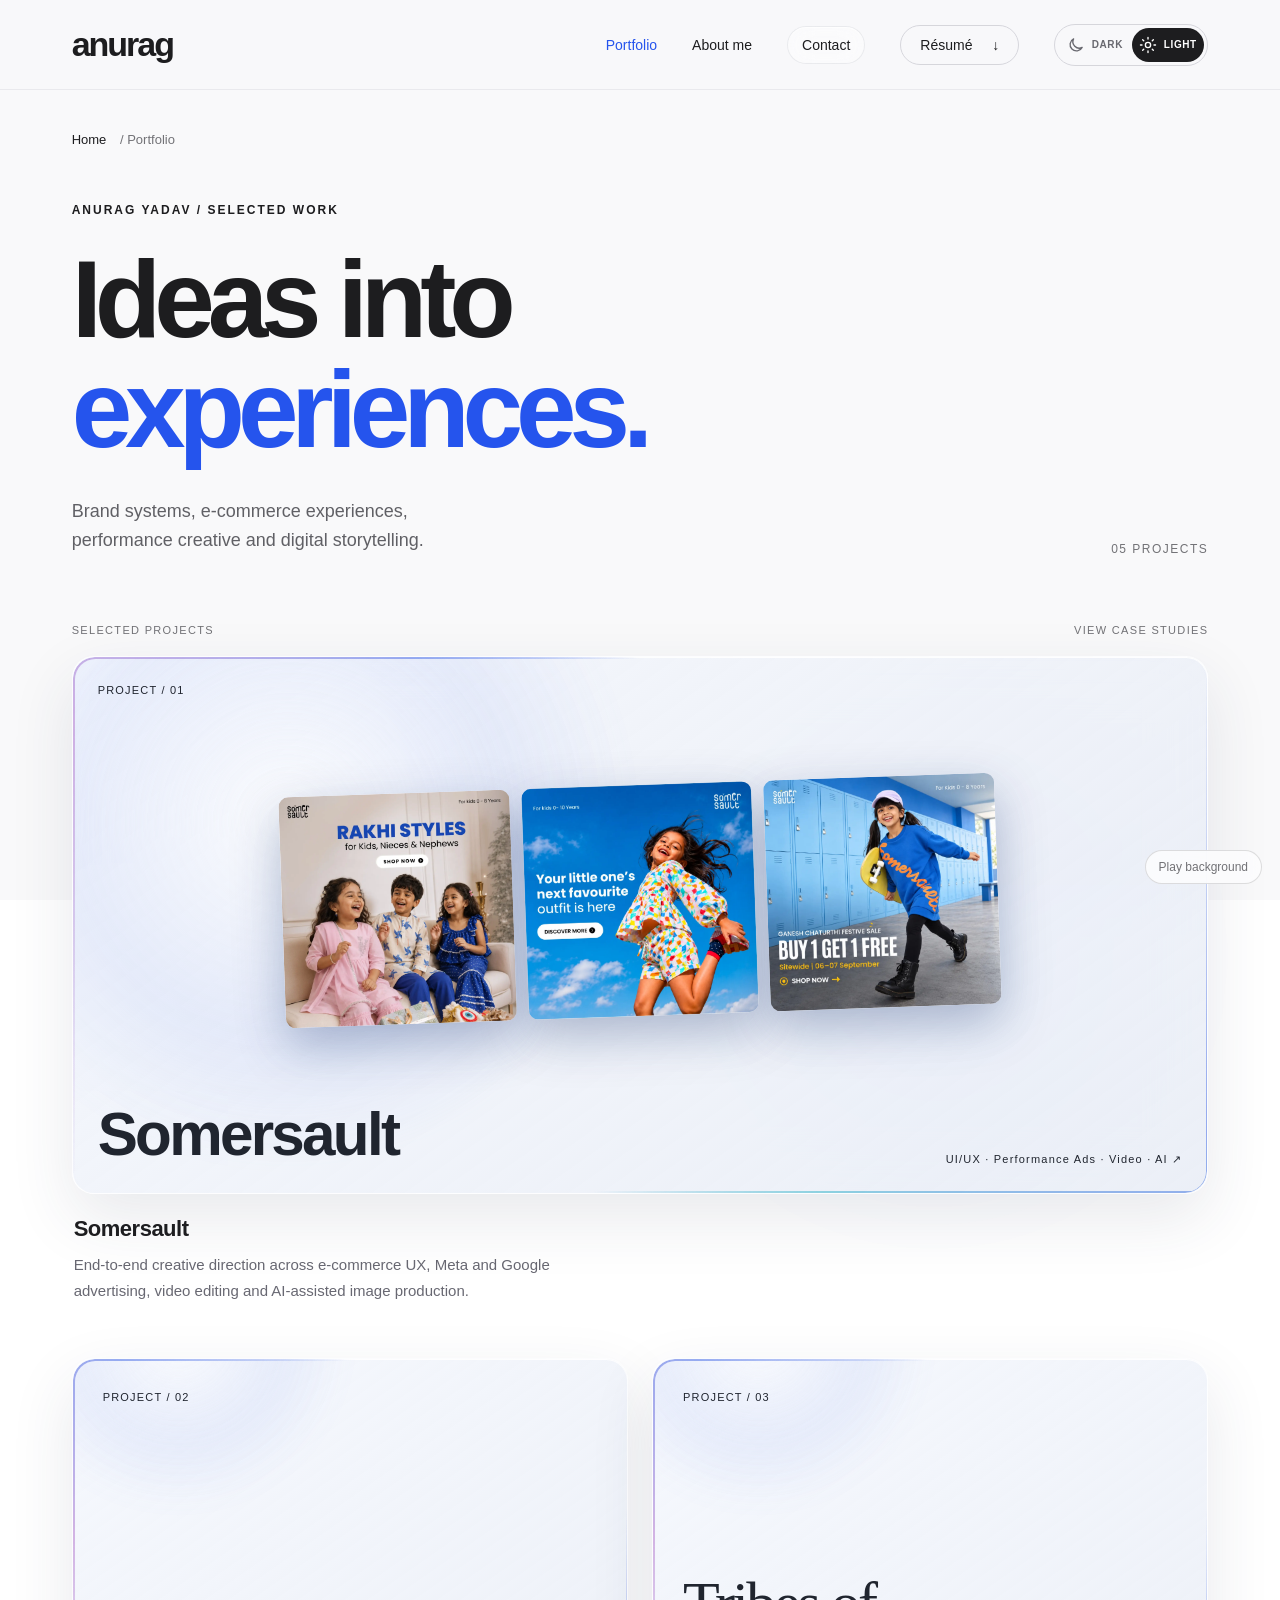
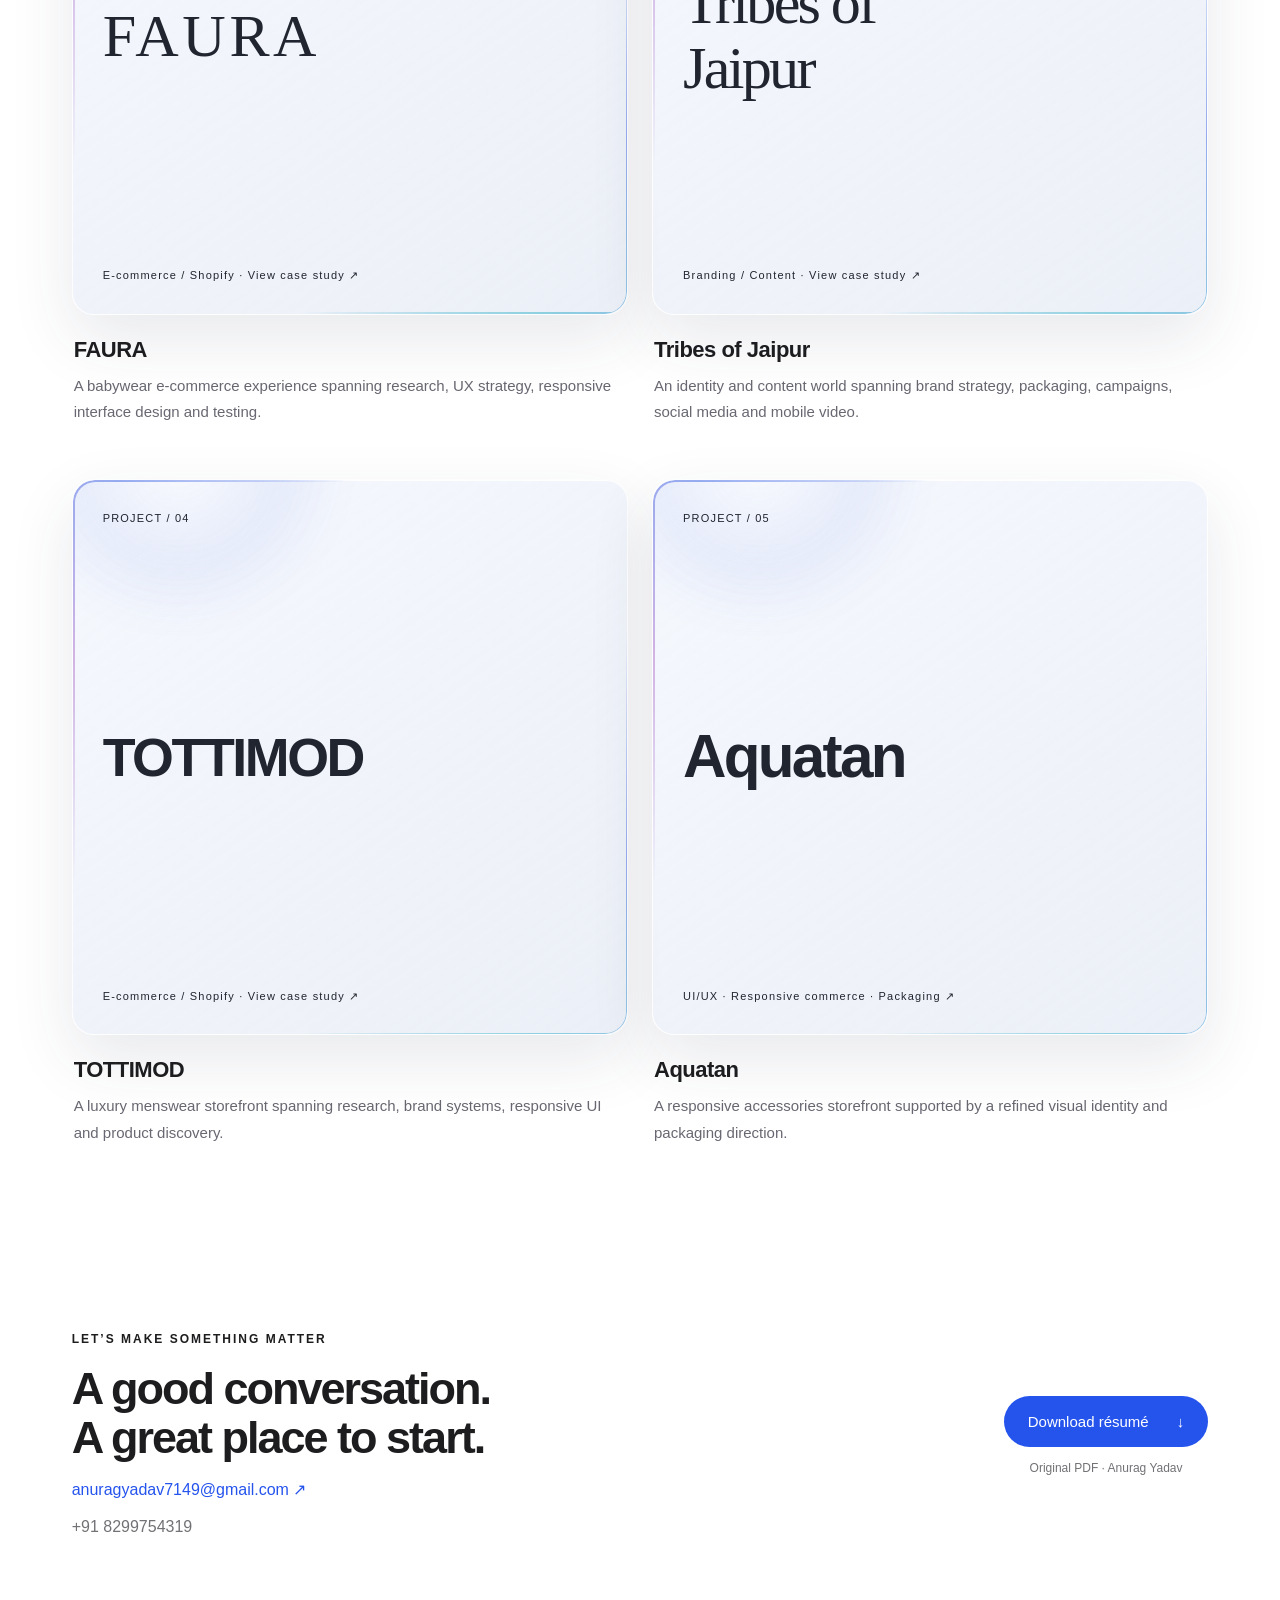
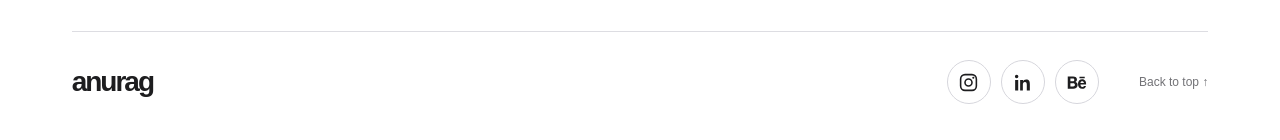
<file: portfolio/index.html>
<!doctype html>
<html lang="en">
<head>
  <meta charset="UTF-8">
  <meta name="viewport" content="width=device-width, initial-scale=1">
  <meta name="theme-color" content="#f8f8fa">
  <meta name="description" content="Selected UI/UX, performance marketing, branding and e-commerce work by Anurag Yadav.">
  <title>Portfolio — Anurag Yadav</title>
  <link rel="stylesheet" href="../style.css"><link rel="stylesheet" href="../portfolio-rail.css"><link rel="stylesheet" href="../theme.css"><script src="../theme.js"></script>
  <link rel="icon" type="image/png" href="/assets/favicon.png">
</head>
<body>
  <a class="skip" href="#projects">Skip to projects</a>
  <header><a class="wordmark" href="../" aria-label="Anurag Yadav home">anurag</a><nav aria-label="Main navigation"><a href="../" aria-current="page">Portfolio</a><a href="../about/">About me</a><a class="nav-resume" href="../assets/Anurag_Yadav_Resume.pdf" download>Résumé <span aria-hidden="true">↓</span></a></nav></header>
  <main>
    <section class="portfolio-intro"><a class="breadcrumb" href="../">Home <span>/ Portfolio</span></a><div class="eyebrow">ANURAG YADAV / SELECTED WORK</div><h1>Ideas into<br><span>experiences.</span></h1><div class="portfolio-intro-bottom"><p>Brand systems, e-commerce experiences,<br>performance creative and digital storytelling.</p><span>05 PROJECTS</span></div></section>
    <section id="projects" class="portfolio-rail-section" aria-label="Portfolio projects">
      <div class="rail-heading"><span>SELECTED PROJECTS</span><span>VIEW CASE STUDIES</span></div>
      <div class="portfolio-rail" tabindex="0">
        <a class="portfolio-item" id="somersault" href="somersault/" aria-label="View Somersault case study"><div class="project-cover somersault-card"><span class="project-index">PROJECT / 01</span><div class="somersault-preview" aria-hidden="true"><img src="../assets/somersault/AR_SI_825_2_1_.webp" alt=""><img src="../assets/somersault/AR_SI_723_2_1_.webp" alt=""><img src="../assets/somersault/AR_SI_923_2.webp" alt=""></div><div class="project-cover-bottom"><h2>Somersault</h2><span class="project-discipline">UI/UX · Performance Ads · Video · AI ↗</span></div></div><div class="portfolio-description"><h3>Somersault</h3><p>End-to-end creative direction across e-commerce UX, Meta and Google advertising, video editing and AI-assisted image production.</p></div></a>
        <a class="portfolio-item" id="faura" href="faura/" aria-label="View FAURA case study"><div class="project-cover faura-card"><span class="project-index">PROJECT / 02</span><h2>FAURA</h2><span class="project-discipline">E-commerce / Shopify · View case study ↗</span></div><div class="portfolio-description"><h3>FAURA</h3><p>A babywear e-commerce experience spanning research, UX strategy, responsive interface design and testing.</p></div></a>
        <a class="portfolio-item" id="tribes-of-jaipur" href="tribes-of-jaipur/" aria-label="View Tribes of Jaipur case study"><div class="project-cover tribes-card"><span class="project-index">PROJECT / 03</span><h2>Tribes of Jaipur</h2><span class="project-discipline">Branding / Content · View case study ↗</span></div><div class="portfolio-description"><h3>Tribes of Jaipur</h3><p>An identity and content world spanning brand strategy, packaging, campaigns, social media and mobile video.</p></div></a>
        <a class="portfolio-item" id="tottimod" href="tottimod/" aria-label="View TOTTIMOD case study"><div class="project-cover tottimod-card"><span class="project-index">PROJECT / 04</span><h2>TOTTIMOD</h2><span class="project-discipline">E-commerce / Shopify · View case study ↗</span></div><div class="portfolio-description"><h3>TOTTIMOD</h3><p>A luxury menswear storefront spanning research, brand systems, responsive UI and product discovery.</p></div></a>
        <a class="portfolio-item" id="aquatan" href="aquatan/" aria-label="View Aquatan case study"><div class="project-cover aquatan-card"><span class="project-index">PROJECT / 05</span><h2>Aquatan</h2><span class="project-discipline">UI/UX · Responsive commerce · Packaging ↗</span></div><div class="portfolio-description"><h3>Aquatan</h3><p>A responsive accessories storefront supported by a refined visual identity and packaging direction.</p></div></a>
      </div>
    </section>
    <section id="resume" class="resume"><div><div class="eyebrow">LET’S MAKE SOMETHING MATTER</div><h2>A good conversation.<br>A great place to start.</h2><div class="contact-identity footer-contact"><a href="mailto:anuragyadav7149@gmail.com">anuragyadav7149@gmail.com ↗</a><a href="tel:+918299754319">+91 8299754319</a></div></div><div class="resume-action"><a class="primary" href="../assets/Anurag_Yadav_Resume.pdf" download>Download résumé <span aria-hidden="true">↓</span></a><span>Original PDF · Anurag Yadav</span></div></section>
  </main>
  <footer><a class="wordmark" href="../">anurag</a><div class="social-icons" aria-label="Social profiles"><a href="https://www.instagram.com/thetrail_kid/" target="_blank" rel="noopener noreferrer" aria-label="Instagram"><svg viewBox="0 0 24 24" width="21" height="21" fill="currentColor" aria-hidden="true"><rect x="3" y="3" width="18" height="18" rx="5" fill="none" stroke="currentColor" stroke-width="1.8"/><circle cx="12" cy="12" r="4" fill="none" stroke="currentColor" stroke-width="1.8"/><circle cx="17.5" cy="6.5" r="1.2"/></svg></a><a href="https://www.linkedin.com/in/anuragyadav7149/" target="_blank" rel="noopener noreferrer" aria-label="LinkedIn"><svg viewBox="0 0 24 24" width="21" height="21" fill="currentColor" aria-hidden="true"><path d="M5.3 3.2a2 2 0 1 0 0 4 2 2 0 0 0 0-4ZM3.6 9h3.5v12H3.6V9Zm5.7 0h3.3v1.6h.1c.5-.9 1.6-1.9 3.4-1.9 3.6 0 4.3 2.3 4.3 5.4V21h-3.5v-6.1c0-1.5 0-3.4-2.1-3.4s-2.4 1.6-2.4 3.3V21H9.3V9Z"/></svg></a><a href="https://www.behance.net/anurag8484" target="_blank" rel="noopener noreferrer" aria-label="Behance"><svg viewBox="0 0 24 24" width="21" height="21" fill="currentColor" aria-hidden="true"><path d="M2 5h6c3 0 4.5 1.4 4.5 3.6 0 1.3-.6 2.2-1.7 2.8 1.7.5 2.5 1.7 2.5 3.4 0 2.8-2.1 4.2-5 4.2H2V5Zm3 2.5v3h2.8c1.1 0 1.7-.5 1.7-1.5s-.6-1.5-1.7-1.5H5Zm0 5.3v3.7h3.1c1.4 0 2.1-.6 2.1-1.8 0-1.3-.7-1.9-2.1-1.9H5Zm10.4-7.4h6v1.8h-6V5.4ZM23 14.4h-6.5c.1 1.8.9 2.6 2.2 2.6.9 0 1.6-.4 1.9-1.1h2.3c-.7 2.2-2.2 3.3-4.3 3.3-3.1 0-4.9-2.2-4.9-5.4 0-3.1 1.9-5.4 4.8-5.4 3.3 0 4.7 2.7 4.5 6Zm-6.5-1.8h4c-.2-1.5-.9-2.1-2-2.1s-1.9.7-2 2.1Z"/></svg></a></div><a href="#">Back to top ↑</a></footer>
</body>
</html>
</file>
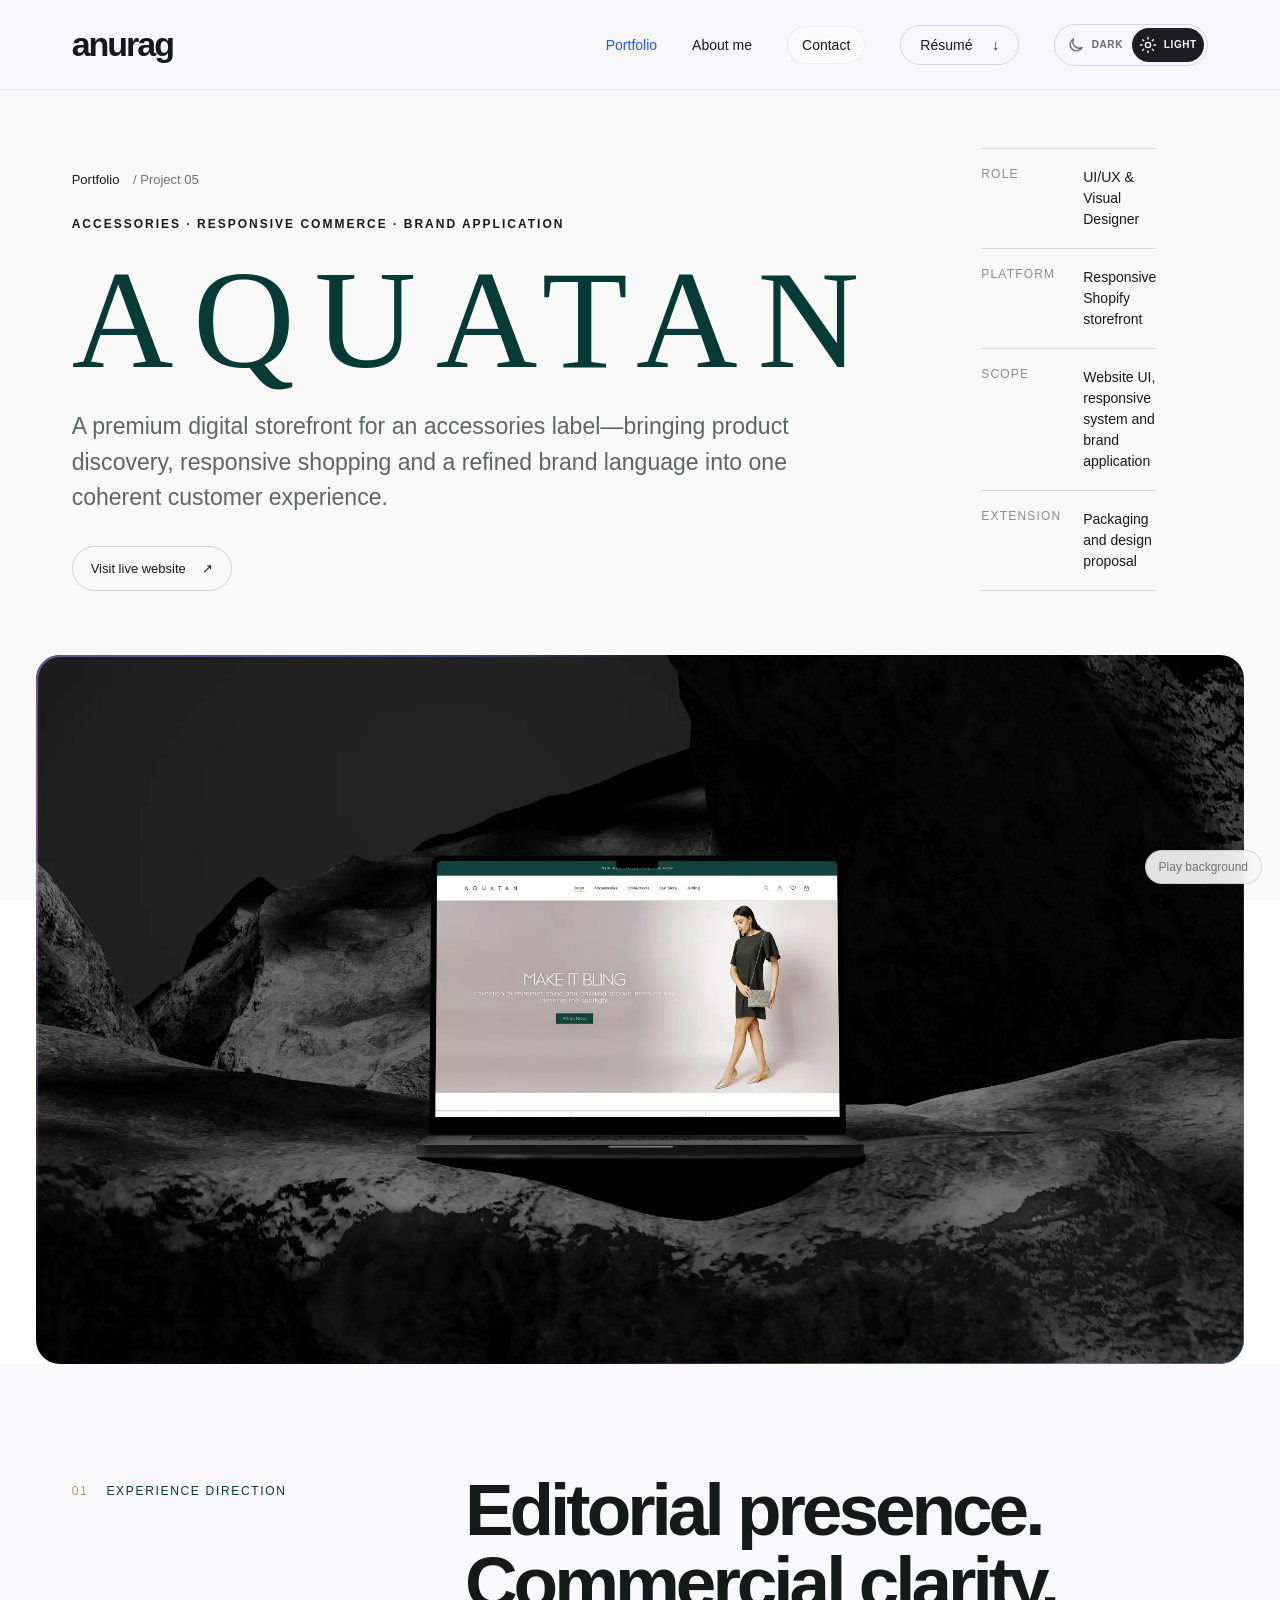
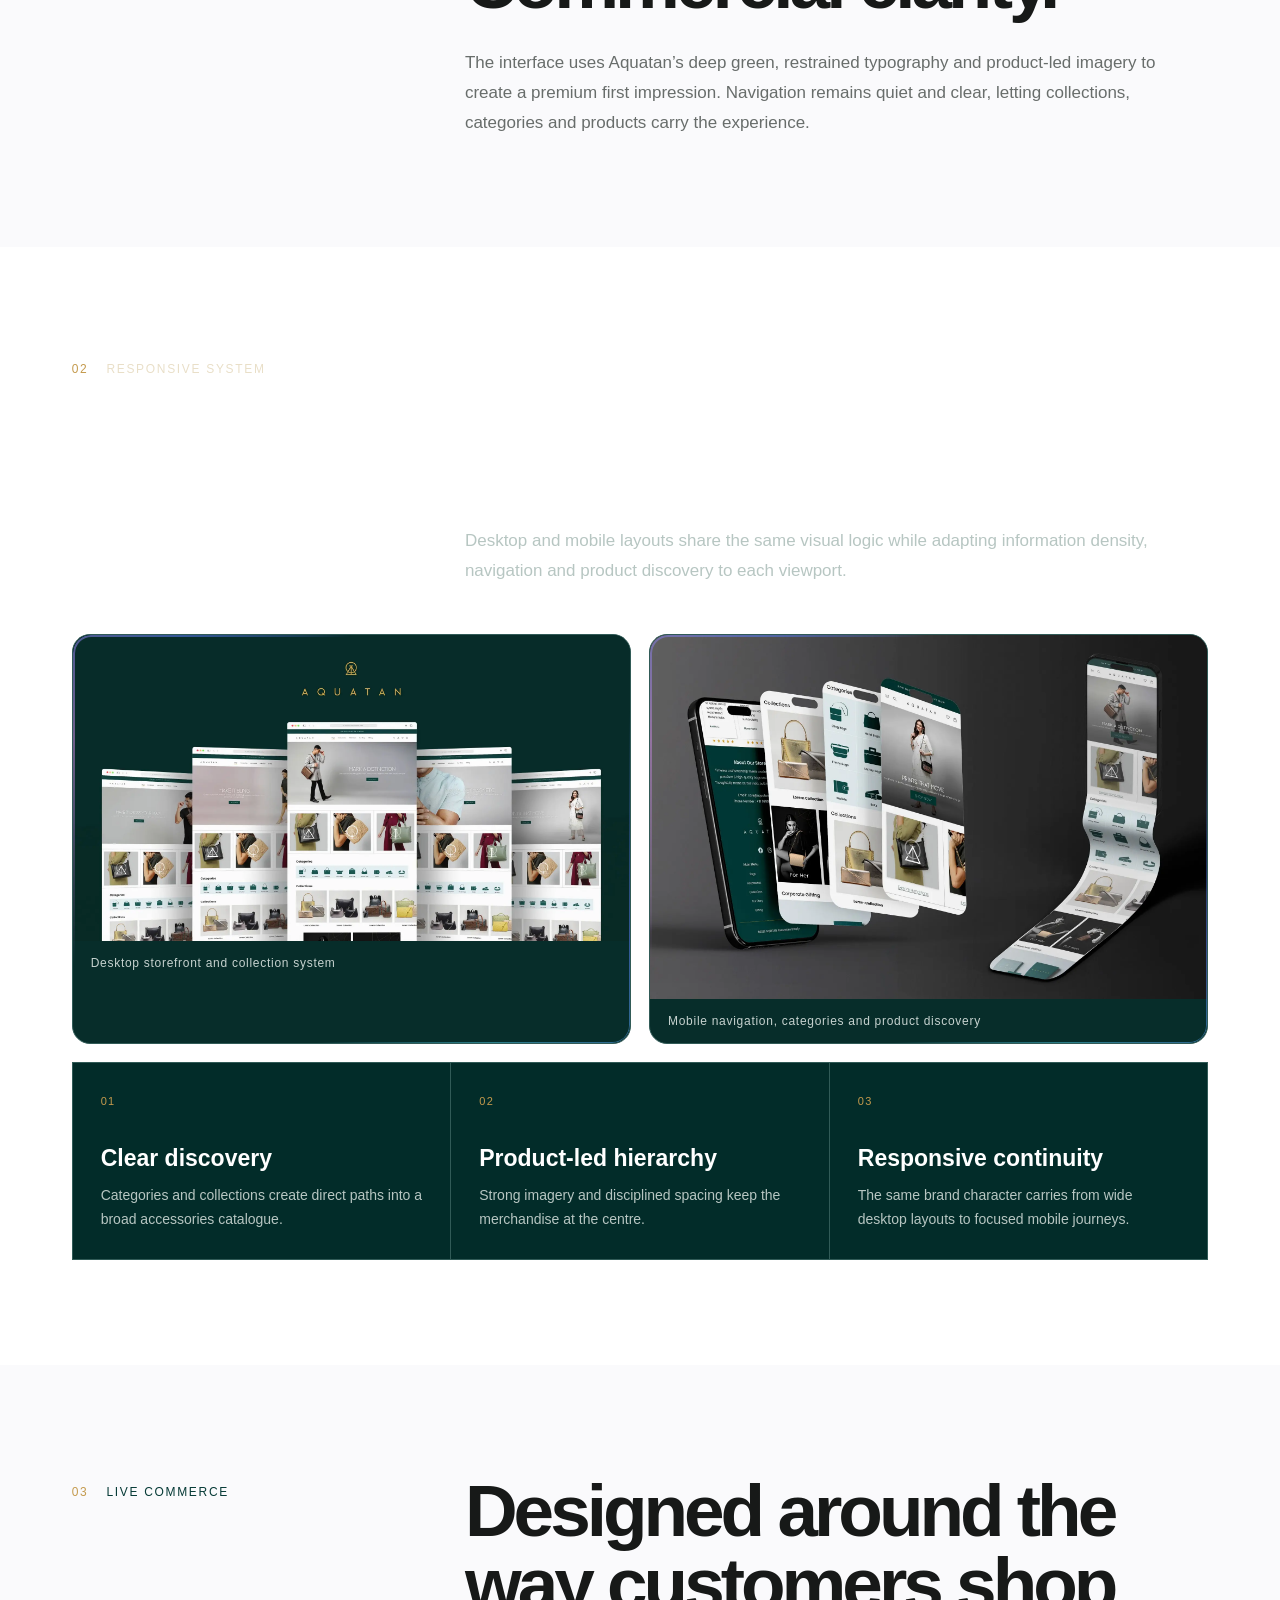
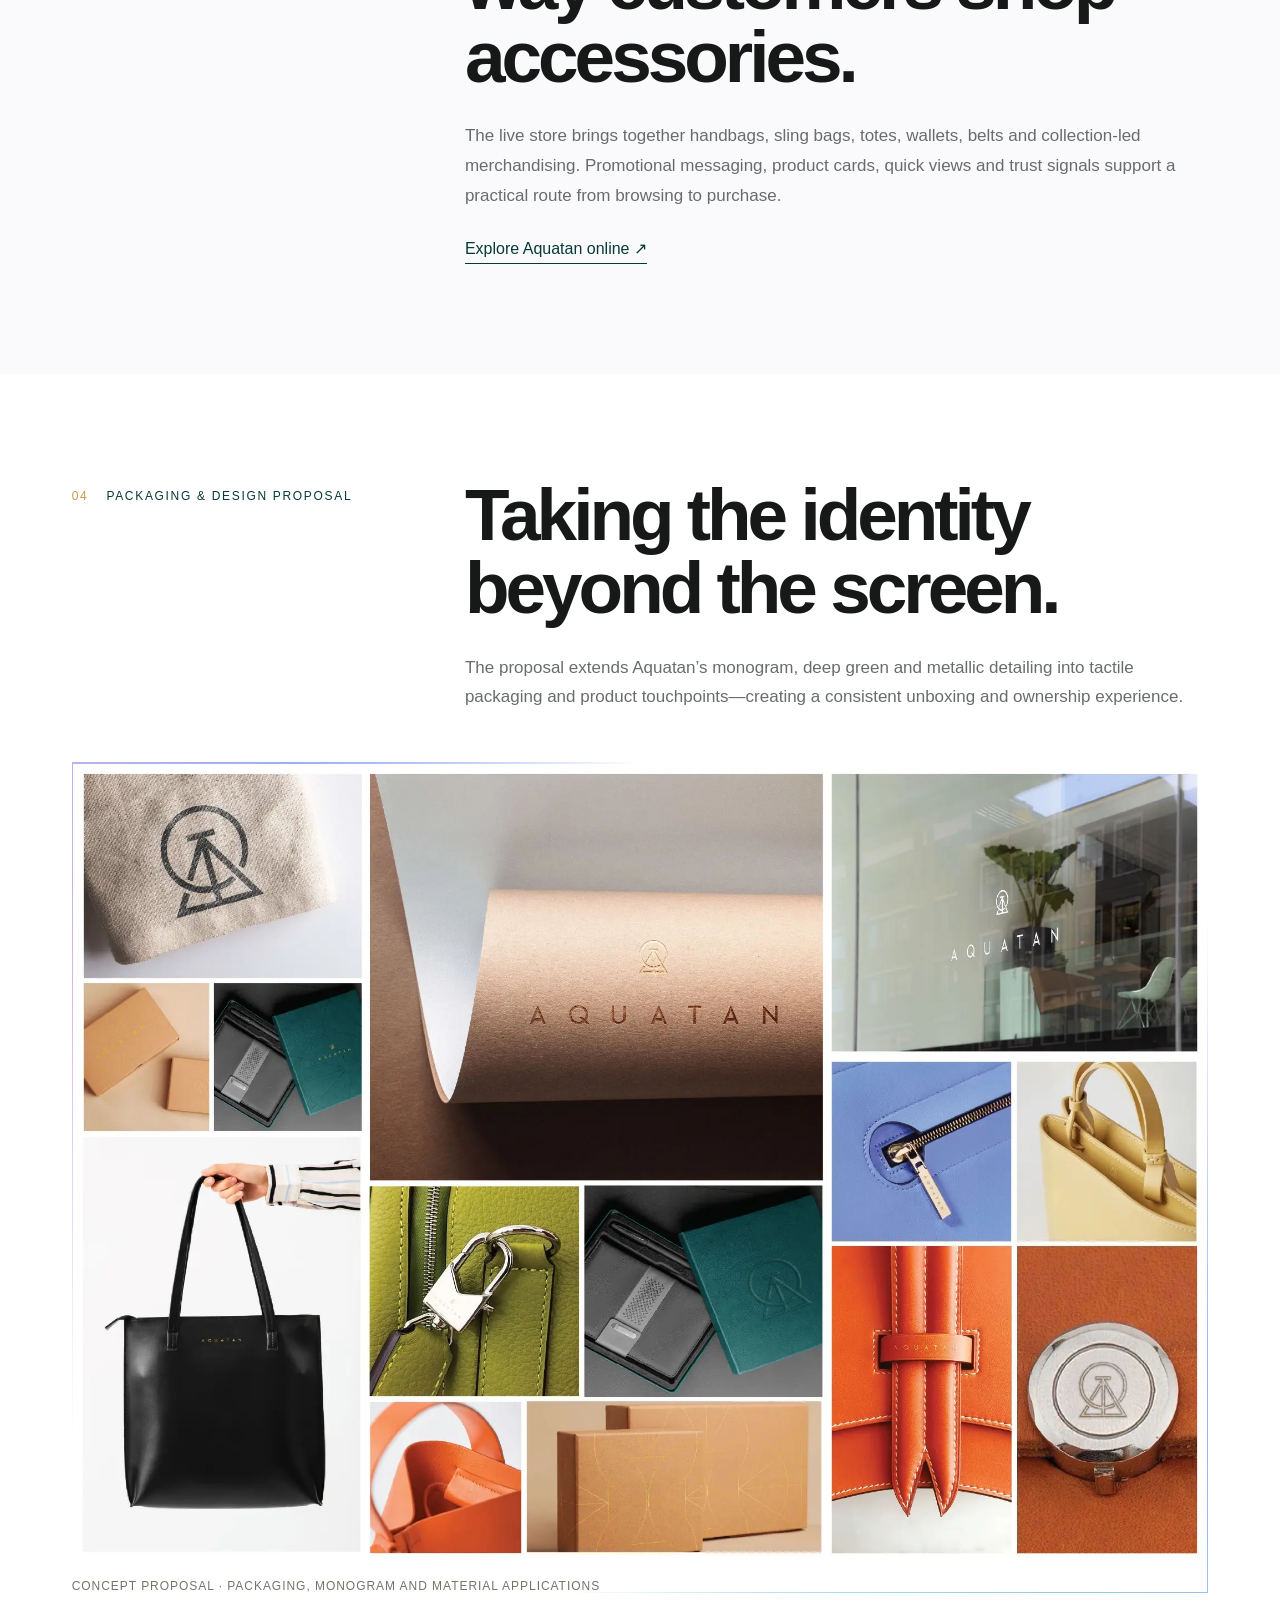
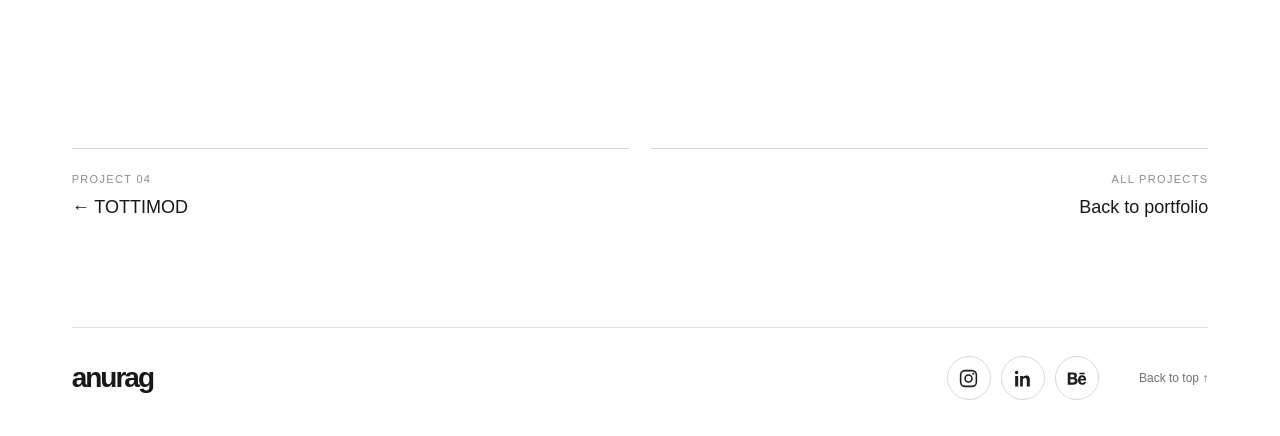
<file: portfolio/aquatan/index.html>
<!doctype html>
<html lang="en">
<head>
  <meta charset="UTF-8">
  <meta name="viewport" content="width=device-width, initial-scale=1">
  <meta name="theme-color" content="#063a36">
  <meta name="description" content="Aquatan responsive e-commerce UI and packaging design proposal by Anurag Yadav.">
  <title>Aquatan Case Study — Anurag Yadav</title>
  <link rel="stylesheet" href="../../style.css">
  <link rel="stylesheet" href="../../aquatan-case-study.css">
  <link rel="stylesheet" href="../../theme.css"><script src="../../theme.js"></script>
  <link rel="icon" type="image/png" href="/assets/favicon.png">
</head>
<body class="aq-page">
  <a class="skip" href="#aq-content">Skip to case study</a>
  <header>
    <a class="wordmark" href="../../" aria-label="Anurag Yadav home">anurag</a>
    <nav aria-label="Main navigation"><a href="../" aria-current="page">Portfolio</a><a href="../../about/">About me</a><a class="nav-resume" href="../../assets/Anurag_Yadav_Resume.pdf" download>Résumé <span aria-hidden="true">↓</span></a></nav>
  </header>

  <main id="aq-content">
    <section class="aq-hero">
      <div class="aq-hero-copy">
        <a class="breadcrumb" href="../">Portfolio <span>/ Project 05</span></a>
        <div class="eyebrow">ACCESSORIES · RESPONSIVE COMMERCE · BRAND APPLICATION</div>
        <h1>AQUATAN</h1>
        <p>A premium digital storefront for an accessories label—bringing product discovery, responsive shopping and a refined brand language into one coherent customer experience.</p>
        <a class="aq-site-link" href="https://aquatan.in/" target="_blank" rel="noopener noreferrer">Visit live website <span aria-hidden="true">↗</span></a>
      </div>
      <dl class="aq-facts">
        <div><dt>Role</dt><dd>UI/UX &amp; Visual Designer</dd></div>
        <div><dt>Platform</dt><dd>Responsive Shopify storefront</dd></div>
        <div><dt>Scope</dt><dd>Website UI, responsive system and brand application</dd></div>
        <div><dt>Extension</dt><dd>Packaging and design proposal</dd></div>
      </dl>
    </section>

    <figure class="aq-cover"><img src="../../assets/aquatan/desktop-experience.webp" alt="Aquatan website displayed on a laptop within a dark sculptural environment" width="2048" height="1202" fetchpriority="high"></figure>

    <section class="aq-section aq-intro">
      <div class="aq-kicker"><span>01</span><span>Experience direction</span></div>
      <div><h2>Editorial presence.<br>Commercial clarity.</h2><p>The interface uses Aquatan’s deep green, restrained typography and product-led imagery to create a premium first impression. Navigation remains quiet and clear, letting collections, categories and products carry the experience.</p></div>
    </section>

    <section class="aq-system">
      <div class="aq-system-head"><div class="aq-kicker aq-kicker--light"><span>02</span><span>Responsive system</span></div><div><h2>One storefront.<br>Every screen.</h2><p>Desktop and mobile layouts share the same visual logic while adapting information density, navigation and product discovery to each viewport.</p></div></div>
      <div class="aq-system-grid">
        <figure><img src="../../assets/aquatan/responsive-storefront.webp" alt="Aquatan website system across multiple desktop browser views" width="2048" height="1126" loading="lazy"><figcaption>Desktop storefront and collection system</figcaption></figure>
        <figure><img src="../../assets/aquatan/mobile-experience.webp" alt="Aquatan responsive website presented across mobile phone screens" width="2048" height="1340" loading="lazy"><figcaption>Mobile navigation, categories and product discovery</figcaption></figure>
      </div>
      <div class="aq-principles"><article><span>01</span><h3>Clear discovery</h3><p>Categories and collections create direct paths into a broad accessories catalogue.</p></article><article><span>02</span><h3>Product-led hierarchy</h3><p>Strong imagery and disciplined spacing keep the merchandise at the centre.</p></article><article><span>03</span><h3>Responsive continuity</h3><p>The same brand character carries from wide desktop layouts to focused mobile journeys.</p></article></div>
    </section>

    <section class="aq-section aq-commerce">
      <div class="aq-kicker"><span>03</span><span>Live commerce</span></div>
      <div class="aq-commerce-copy"><h2>Designed around the way customers shop accessories.</h2><p>The live store brings together handbags, sling bags, totes, wallets, belts and collection-led merchandising. Promotional messaging, product cards, quick views and trust signals support a practical route from browsing to purchase.</p><a href="https://aquatan.in/" target="_blank" rel="noopener noreferrer">Explore Aquatan online ↗</a></div>
    </section>

    <section class="aq-packaging">
      <div class="aq-packaging-head"><div class="aq-kicker"><span>04</span><span>Packaging &amp; design proposal</span></div><div><h2>Taking the identity beyond the screen.</h2><p>The proposal extends Aquatan’s monogram, deep green and metallic detailing into tactile packaging and product touchpoints—creating a consistent unboxing and ownership experience.</p></div></div>
      <figure><img src="../../assets/aquatan/packaging-proposal.webp" alt="Aquatan packaging and brand application proposal including boxes, fabric pouch, hardware and product details" width="2048" height="1447" loading="lazy"><figcaption>Concept proposal · Packaging, monogram and material applications</figcaption></figure>
    </section>

    <nav class="aq-pagination" aria-label="Project navigation">
      <a href="../tottimod/"><span>Project 04</span><strong>← TOTTIMOD</strong></a>
      <a href="../"><span>All projects</span><strong>Back to portfolio</strong></a>
    </nav>
  </main>

  <footer>
    <a class="wordmark" href="../../">anurag</a>
    <div class="social-icons" aria-label="Social profiles"><a href="https://www.instagram.com/thetrail_kid/" target="_blank" rel="noopener noreferrer" aria-label="Instagram"><svg viewBox="0 0 24 24" width="21" height="21" fill="currentColor"><rect x="3" y="3" width="18" height="18" rx="5" fill="none" stroke="currentColor" stroke-width="1.8"/><circle cx="12" cy="12" r="4" fill="none" stroke="currentColor" stroke-width="1.8"/><circle cx="17.5" cy="6.5" r="1.2"/></svg></a><a href="https://www.linkedin.com/in/anuragyadav7149/" target="_blank" rel="noopener noreferrer" aria-label="LinkedIn"><svg viewBox="0 0 24 24" width="21" height="21" fill="currentColor"><path d="M5.3 3.2a2 2 0 1 0 0 4 2 2 0 0 0 0-4ZM3.6 9h3.5v12H3.6V9Zm5.7 0h3.3v1.6h.1c.5-.9 1.6-1.9 3.4-1.9 3.6 0 4.3 2.3 4.3 5.4V21h-3.5v-6.1c0-1.5 0-3.4-2.1-3.4s-2.4 1.6-2.4 3.3V21H9.3V9Z"/></svg></a><a href="https://www.behance.net/anurag8484" target="_blank" rel="noopener noreferrer" aria-label="Behance"><svg viewBox="0 0 24 24" width="21" height="21" fill="currentColor"><path d="M2 5h6c3 0 4.5 1.4 4.5 3.6 0 1.3-.6 2.2-1.7 2.8 1.7.5 2.5 1.7 2.5 3.4 0 2.8-2.1 4.2-5 4.2H2V5Zm3 2.5v3h2.8c1.1 0 1.7-.5 1.7-1.5s-.6-1.5-1.7-1.5H5Zm0 5.3v3.7h3.1c1.4 0 2.1-.6 2.1-1.8 0-1.3-.7-1.9-2.1-1.9H5Zm10.4-7.4h6v1.8h-6V5.4ZM23 14.4h-6.5c.1 1.8.9 2.6 2.2 2.6.9 0 1.6-.4 1.9-1.1h2.3c-.7 2.2-2.2 3.3-4.3 3.3-3.1 0-4.9-2.2-4.9-5.4 0-3.1 1.9-5.4 4.8-5.4 3.3 0 4.7 2.7 4.5 6Zm-6.5-1.8h4c-.2-1.5-.9-2.1-2-2.1s-1.9.7-2 2.1Z"/></svg></a></div>
    <a href="#">Back to top ↑</a>
  </footer>
</body>
</html>
</file>
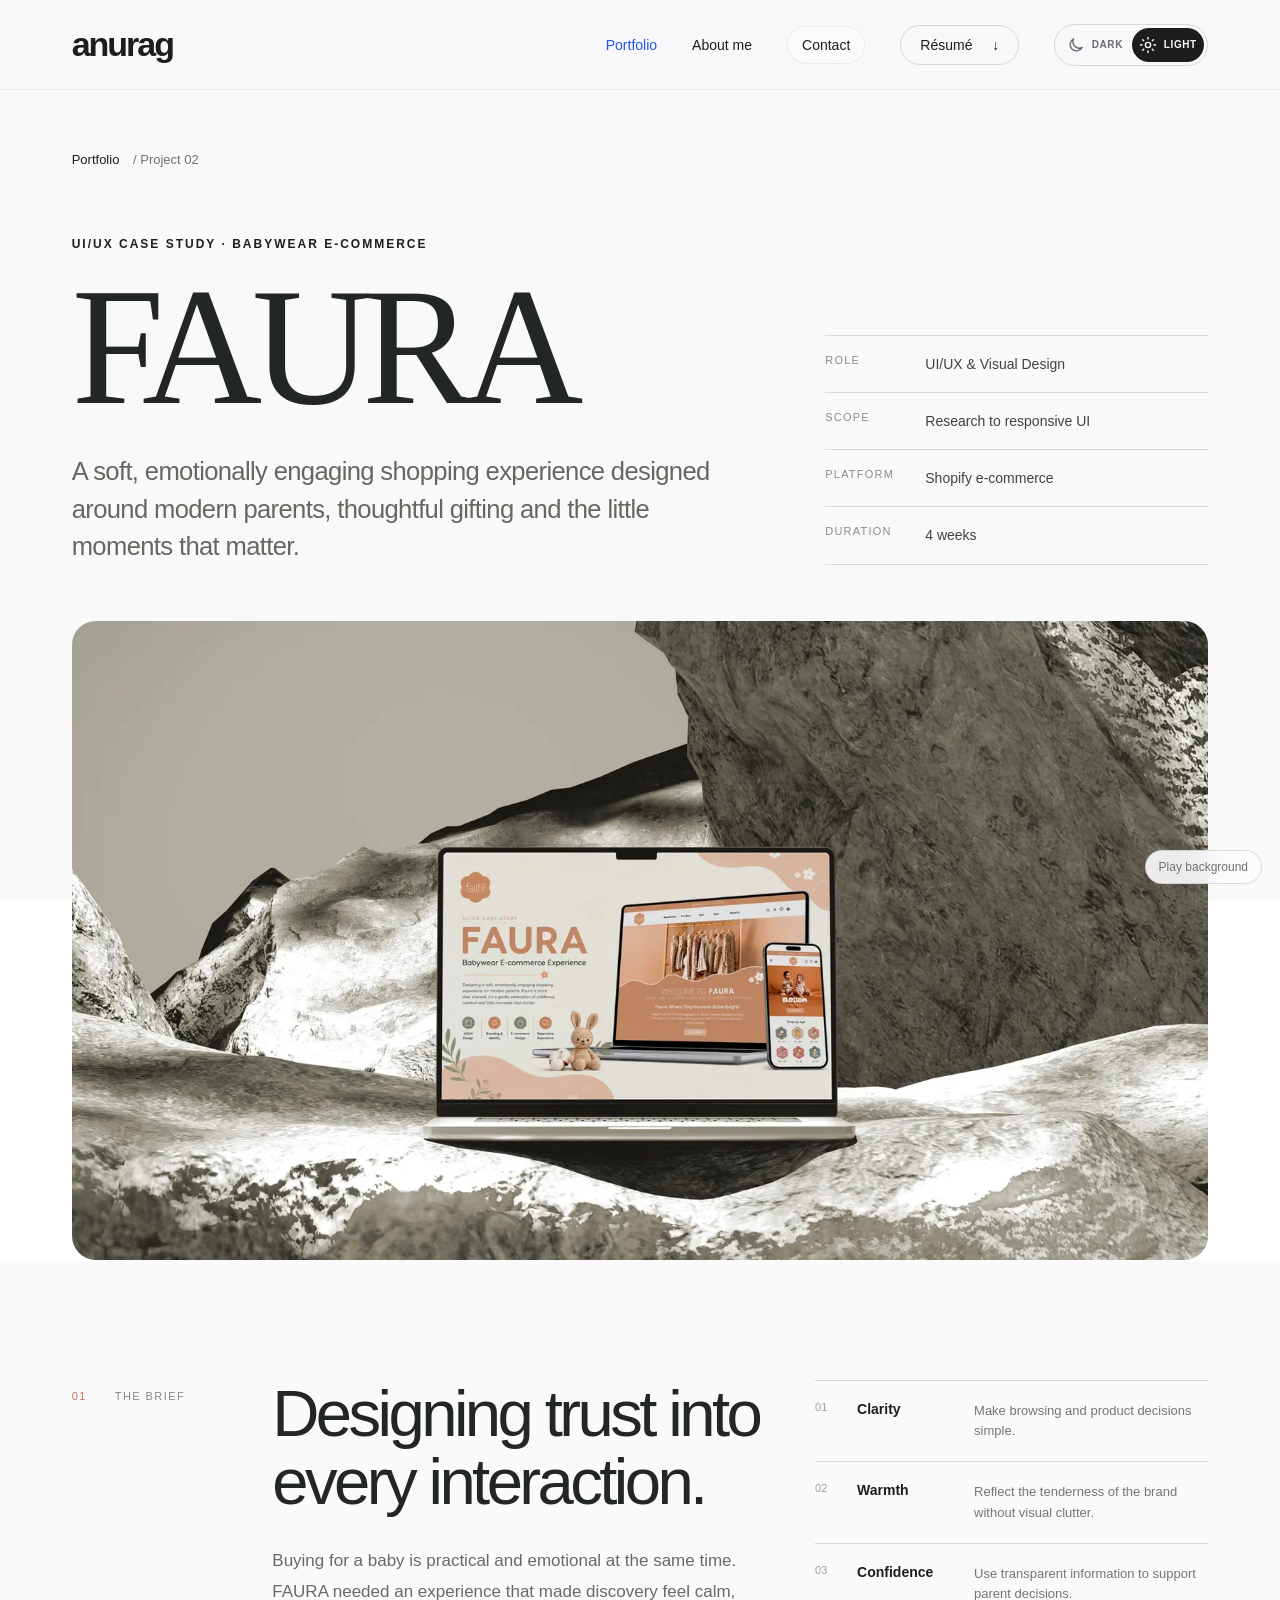
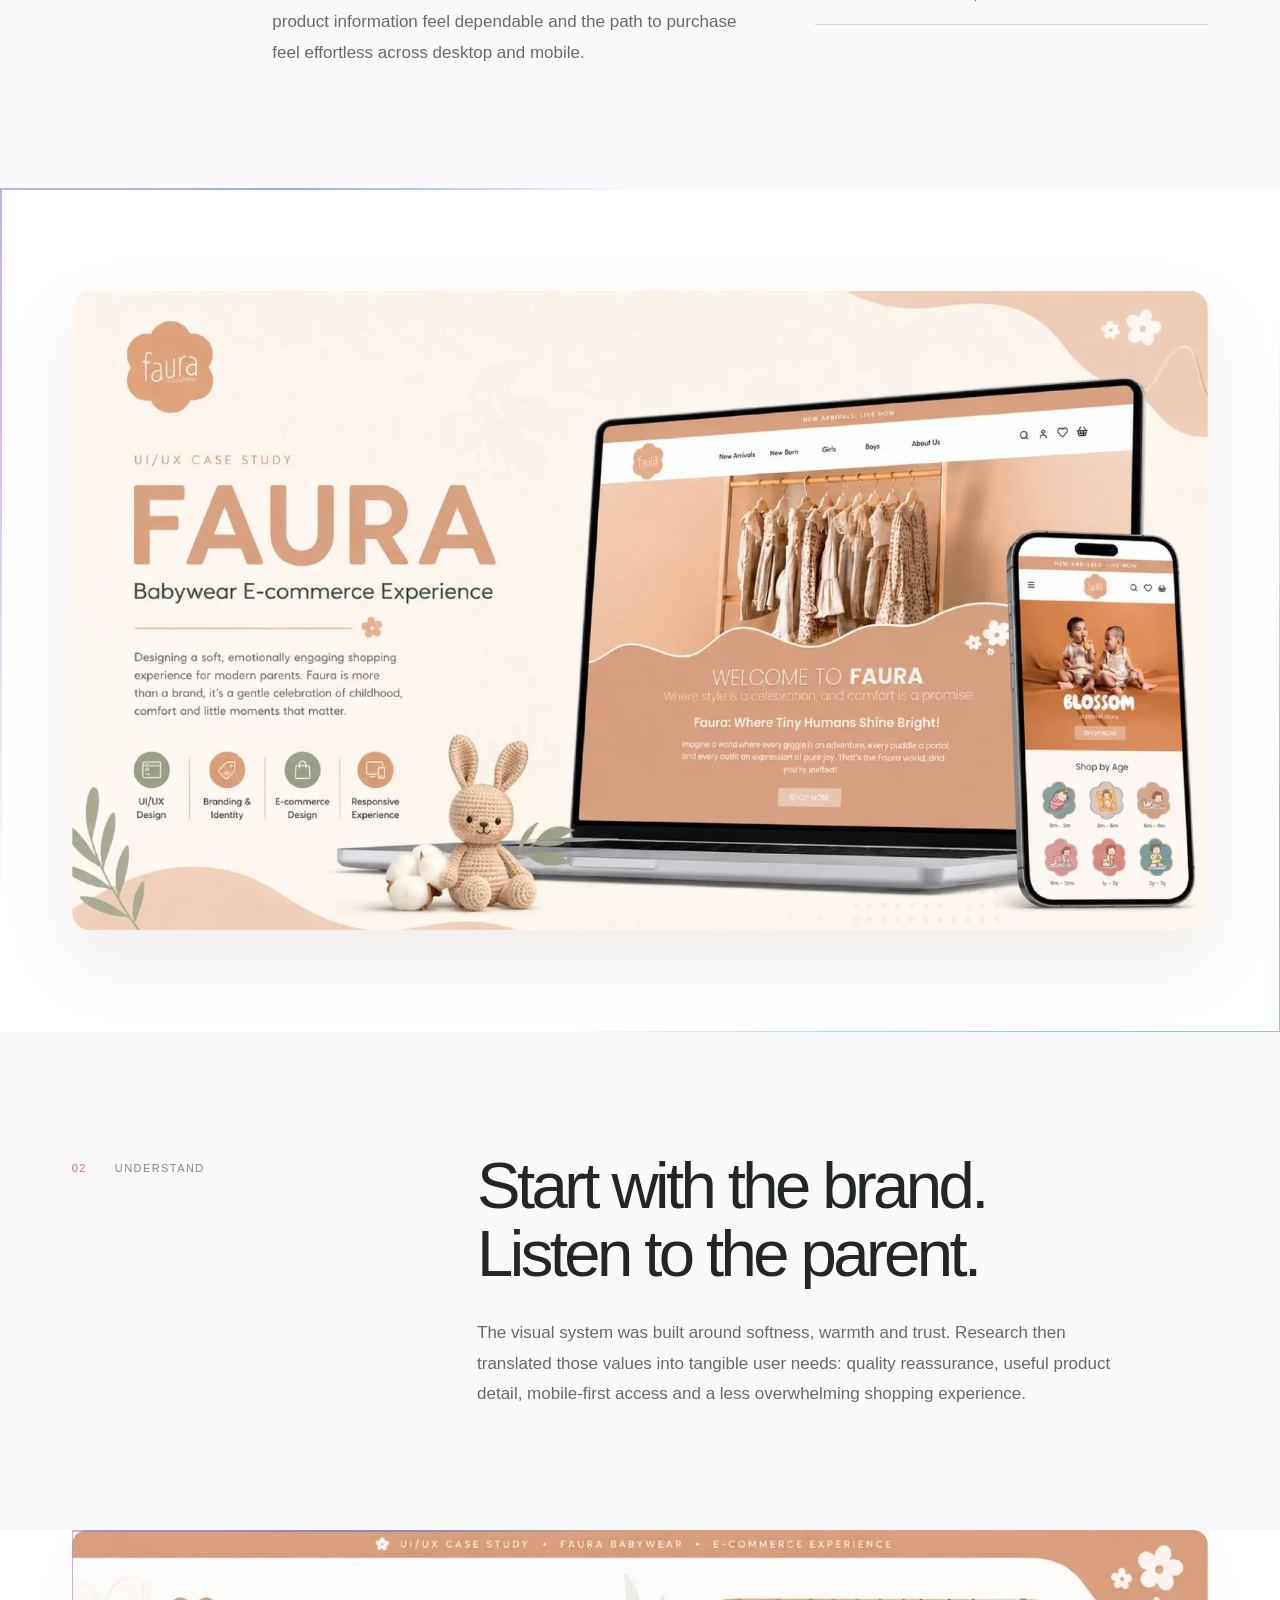
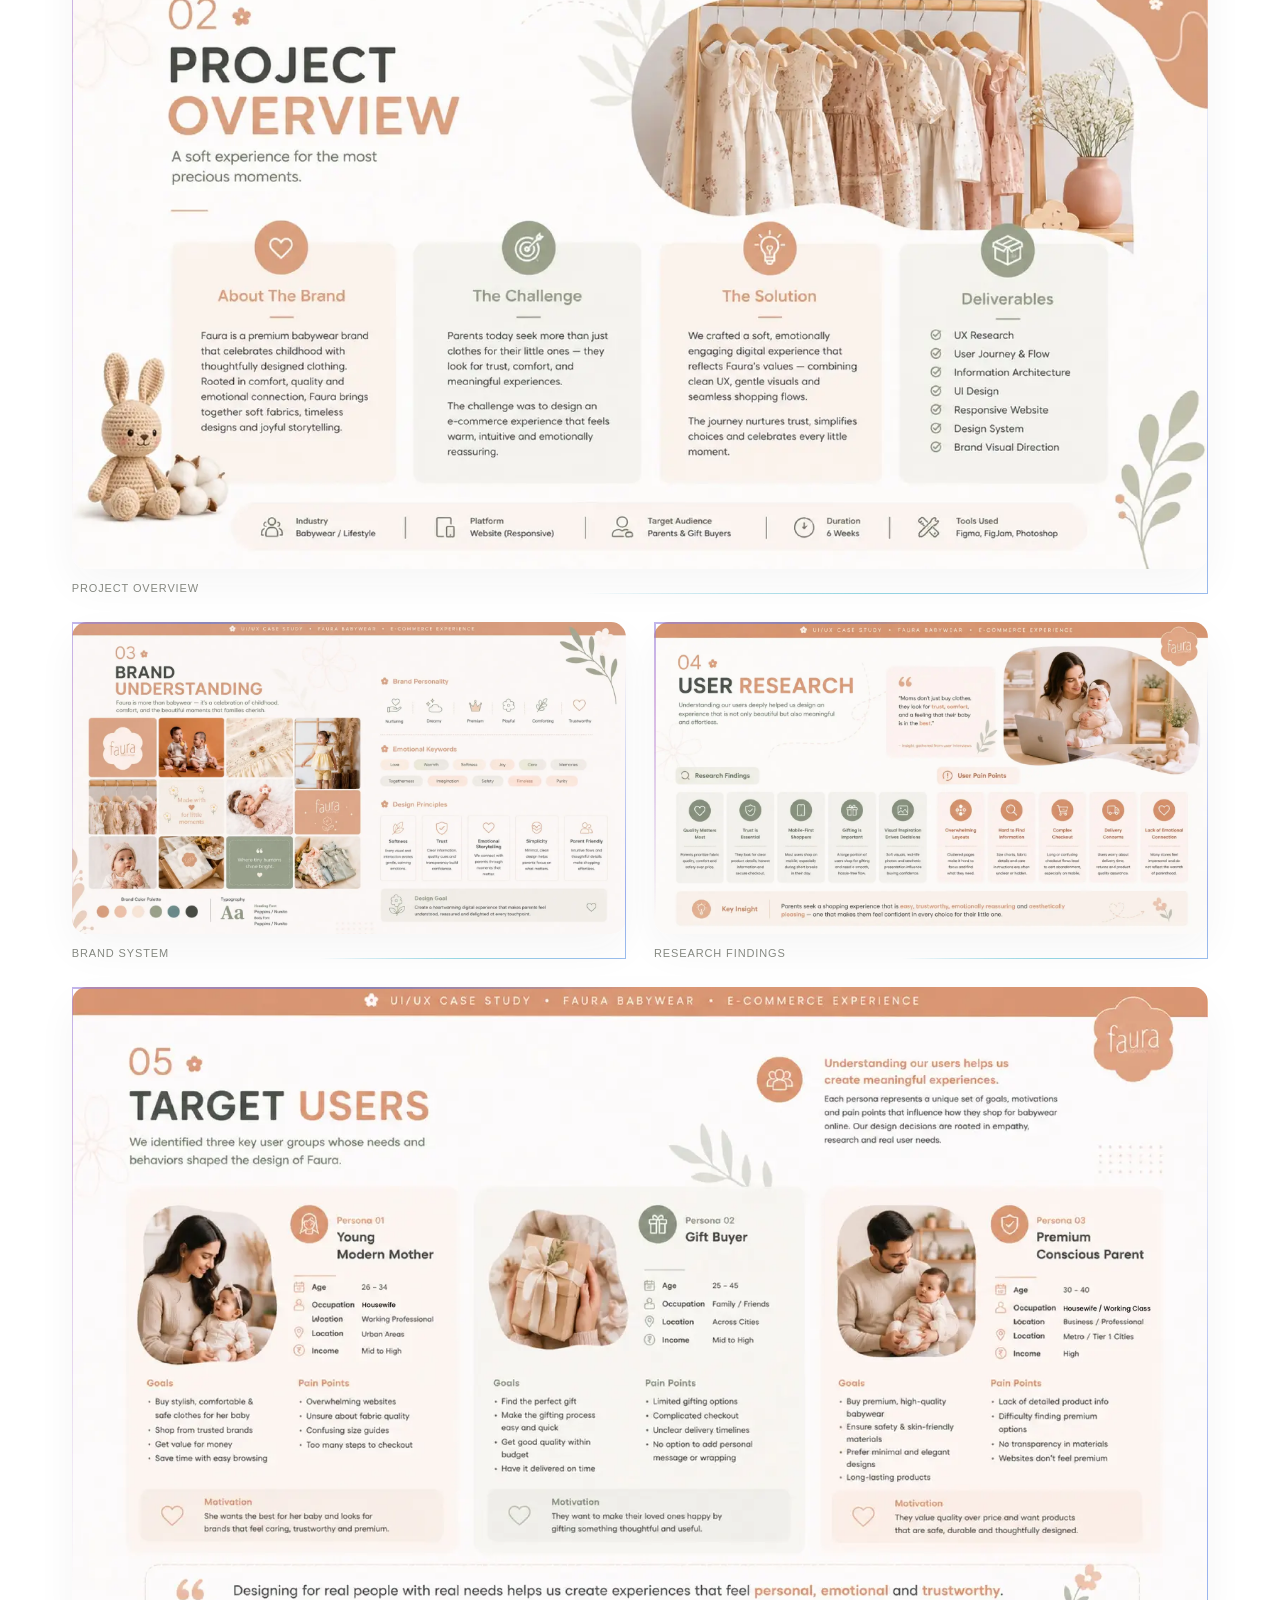
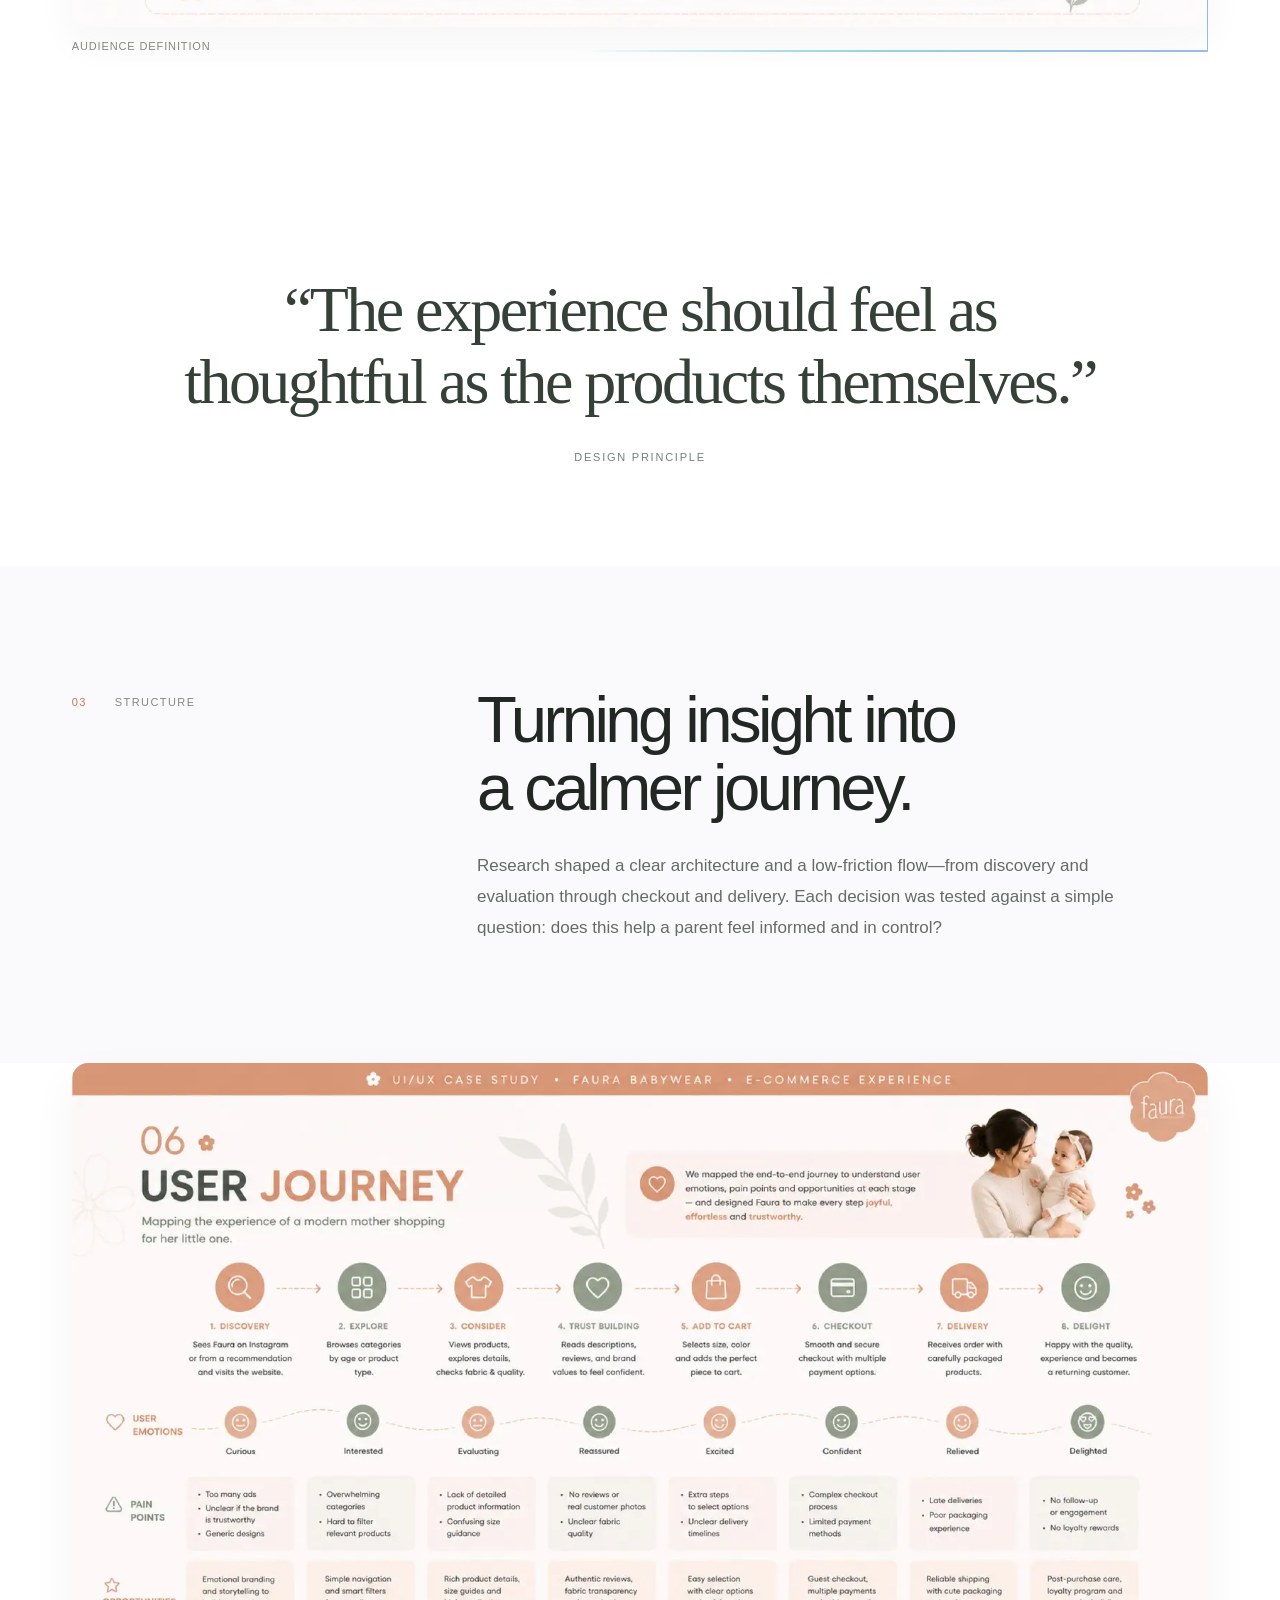
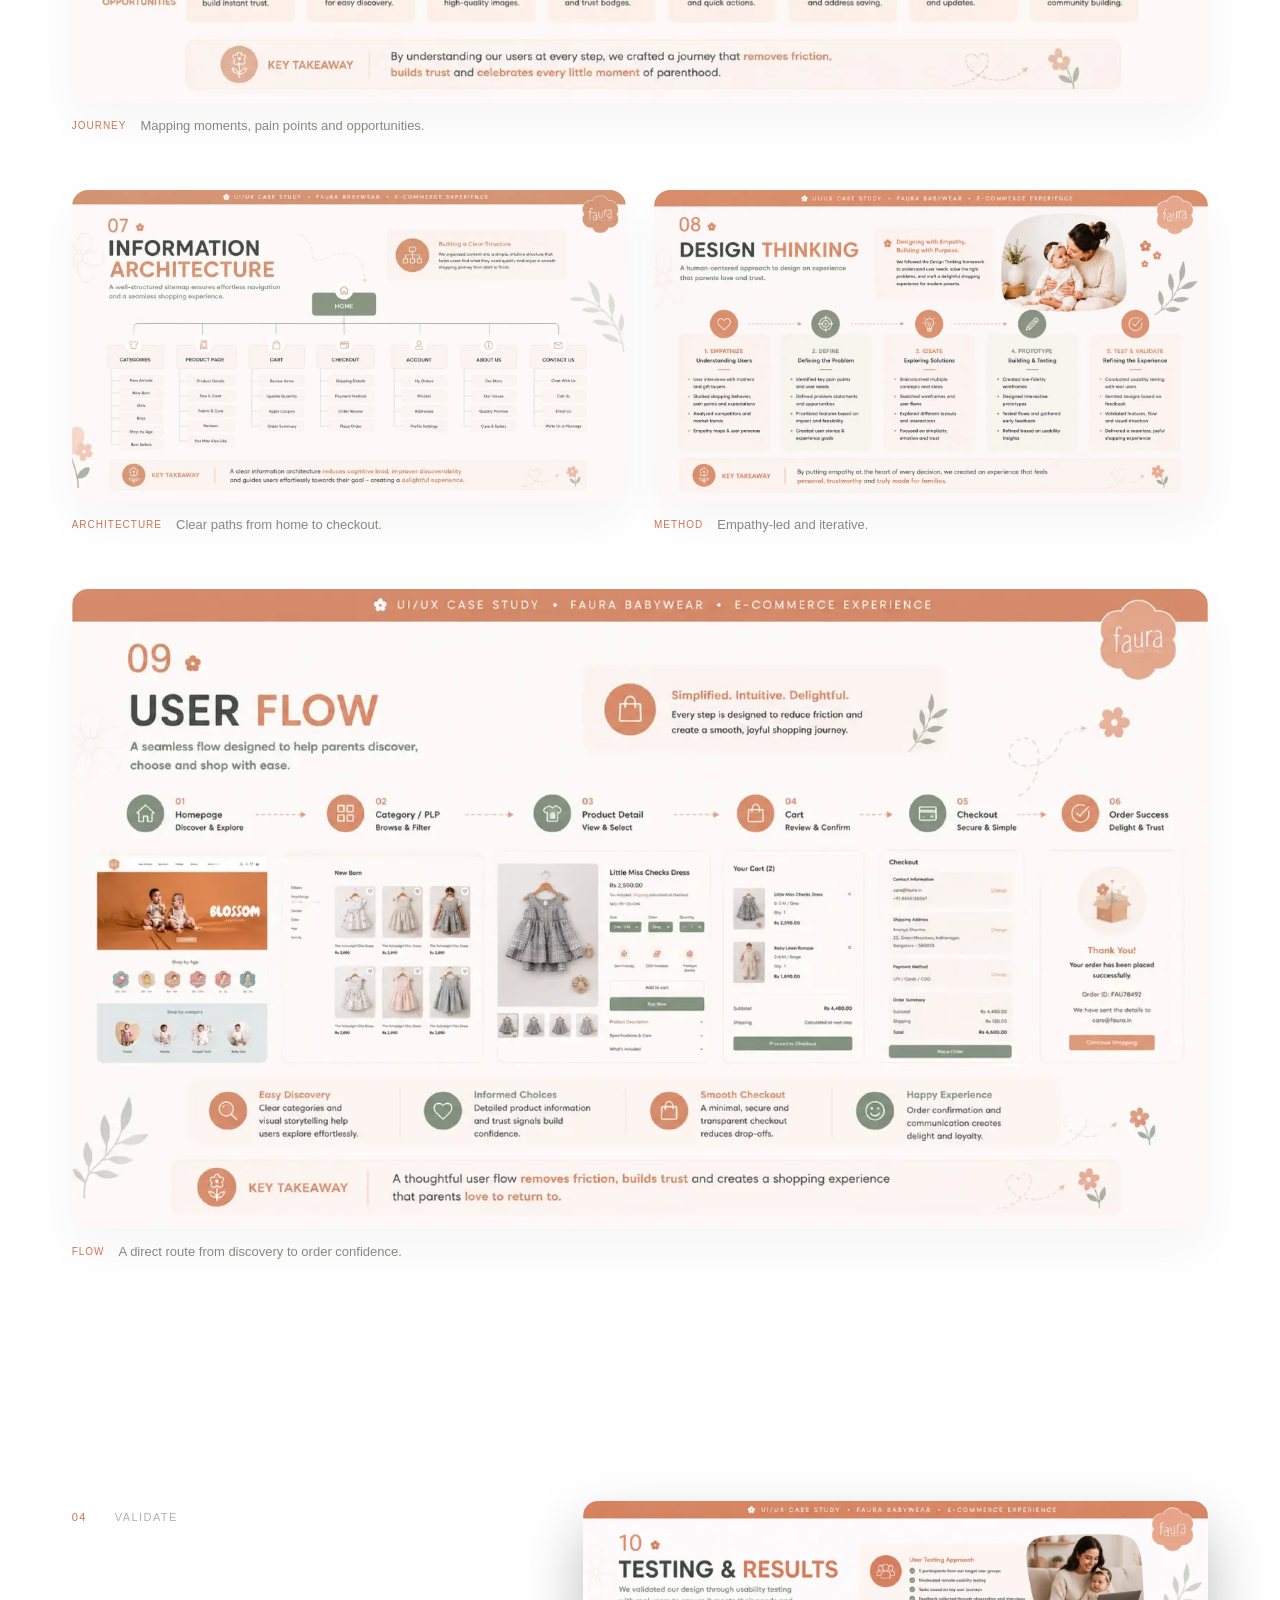
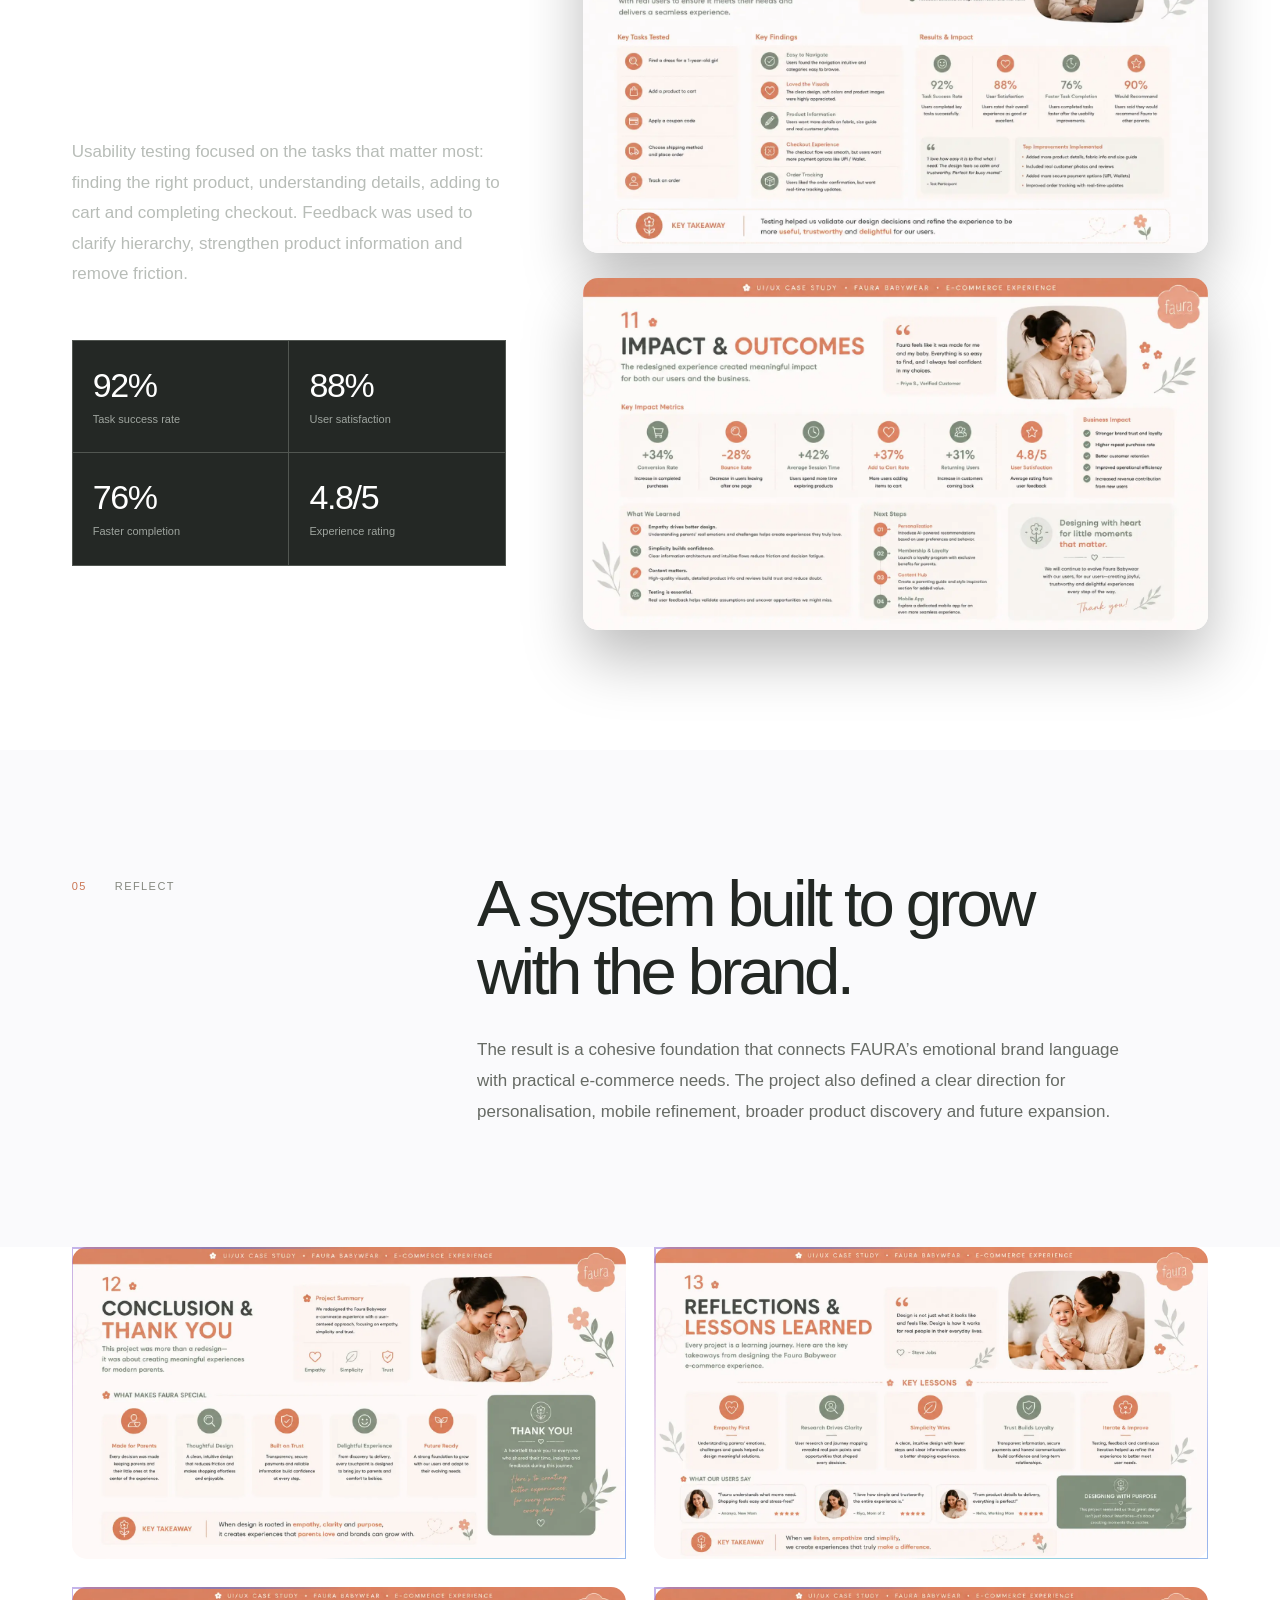
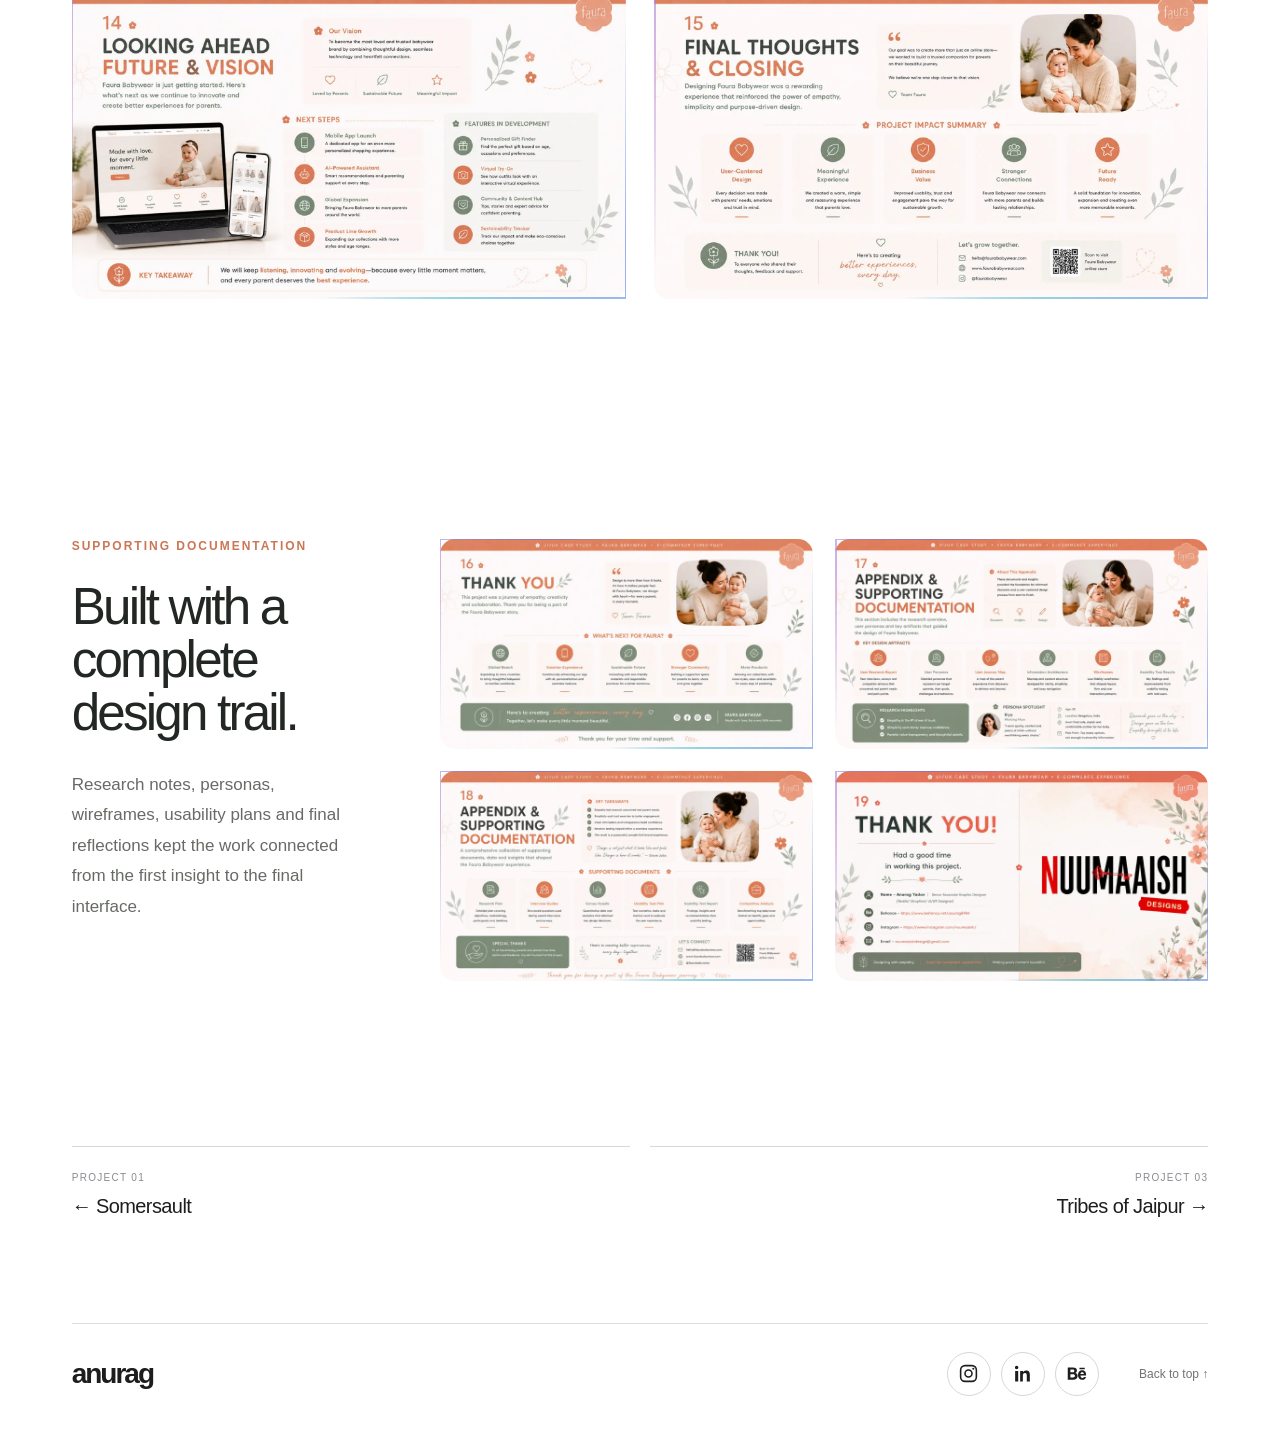
<file: portfolio/faura/index.html>
<!doctype html>
<html lang="en">
<head>
  <meta charset="UTF-8">
  <meta name="viewport" content="width=device-width, initial-scale=1">
  <meta name="theme-color" content="#f8f8fa">
  <meta name="description" content="FAURA babywear e-commerce UX case study by Anurag Yadav: research, information architecture, responsive experience, testing and outcomes.">
  <title>FAURA Case Study — Anurag Yadav</title>
  <link rel="stylesheet" href="../../style.css">
  <link rel="stylesheet" href="../../case-study.css">
  <link rel="stylesheet" href="../../theme.css"><script src="../../theme.js"></script>
  <link rel="icon" type="image/png" href="/assets/favicon.png">
</head>
<body class="case-study-page">
  <a class="skip" href="#case-content">Skip to case study</a>
  <header>
    <a class="wordmark" href="../../" aria-label="Anurag Yadav home">anurag</a>
    <nav aria-label="Main navigation">
      <a href="../" aria-current="page">Portfolio</a>
      <a href="../../about/">About me</a>
      <a class="nav-resume" href="../../assets/Anurag_Yadav_Resume.pdf" download>Résumé <span aria-hidden="true">↓</span></a>
    </nav>
  </header>

  <main id="case-content">
    <section class="case-hero">
      <div class="case-hero-copy">
        <a class="breadcrumb" href="../">Portfolio <span>/ Project 02</span></a>
        <div class="eyebrow">UI/UX CASE STUDY · BABYWEAR E-COMMERCE</div>
        <h1>FAURA</h1>
        <p>A soft, emotionally engaging shopping experience designed around modern parents, thoughtful gifting and the little moments that matter.</p>
      </div>
      <dl class="case-facts">
        <div><dt>Role</dt><dd>UI/UX &amp; Visual Design</dd></div>
        <div><dt>Scope</dt><dd>Research to responsive UI</dd></div>
        <div><dt>Platform</dt><dd>Shopify e-commerce</dd></div>
        <div><dt>Duration</dt><dd>4 weeks</dd></div>
      </dl>
    </section>

    <figure class="case-hero-visual">
      <img src="../../assets/faura/01.webp" alt="FAURA e-commerce experience presented on laptop, tablet and mobile screens" width="1600" height="900" fetchpriority="high">
    </figure>

    <section class="case-overview case-section">
      <div class="case-section-label"><span>01</span><span>The brief</span></div>
      <div class="case-overview-copy">
        <h2>Designing trust into every interaction.</h2>
        <p>Buying for a baby is practical and emotional at the same time. FAURA needed an experience that made discovery feel calm, product information feel dependable and the path to purchase feel effortless across desktop and mobile.</p>
      </div>
      <div class="case-principles">
        <div><span>01</span><strong>Clarity</strong><p>Make browsing and product decisions simple.</p></div>
        <div><span>02</span><strong>Warmth</strong><p>Reflect the tenderness of the brand without visual clutter.</p></div>
        <div><span>03</span><strong>Confidence</strong><p>Use transparent information to support parent decisions.</p></div>
      </div>
    </section>

    <section class="case-image-stage case-image-stage--warm">
      <figure><img src="../../assets/faura/02.webp" alt="FAURA UI UX case study overview with desktop and mobile mockups" width="1600" height="900" loading="lazy"></figure>
    </section>

    <section class="case-section case-split-heading">
      <div class="case-section-label"><span>02</span><span>Understand</span></div>
      <div>
        <h2>Start with the brand.<br>Listen to the parent.</h2>
        <p>The visual system was built around softness, warmth and trust. Research then translated those values into tangible user needs: quality reassurance, useful product detail, mobile-first access and a less overwhelming shopping experience.</p>
      </div>
    </section>

    <section class="case-editorial-grid">
      <figure class="case-shot case-shot--wide"><img src="../../assets/faura/03.webp" alt="FAURA project overview covering brand, challenge, solution and deliverables" width="1600" height="900" loading="lazy"><figcaption>Project overview</figcaption></figure>
      <figure class="case-shot"><img src="../../assets/faura/04.webp" alt="FAURA brand understanding, palette, personality and design principles" width="1600" height="900" loading="lazy"><figcaption>Brand system</figcaption></figure>
      <figure class="case-shot"><img src="../../assets/faura/05.webp" alt="FAURA user research findings and parent pain points" width="1600" height="900" loading="lazy"><figcaption>Research findings</figcaption></figure>
      <figure class="case-shot case-shot--wide"><img src="../../assets/faura/06.webp" alt="FAURA target user profiles for parents and gift buyers" width="1600" height="900" loading="lazy"><figcaption>Audience definition</figcaption></figure>
    </section>

    <section class="case-quote">
      <p>“The experience should feel as thoughtful as the products themselves.”</p>
      <span>Design principle</span>
    </section>

    <section class="case-section case-split-heading">
      <div class="case-section-label"><span>03</span><span>Structure</span></div>
      <div>
        <h2>Turning insight into<br>a calmer journey.</h2>
        <p>Research shaped a clear architecture and a low-friction flow—from discovery and evaluation through checkout and delivery. Each decision was tested against a simple question: does this help a parent feel informed and in control?</p>
      </div>
    </section>

    <section class="case-process-showcase">
      <figure class="case-process-main"><img src="../../assets/faura/07.webp" alt="FAURA end-to-end user journey map" width="1600" height="900" loading="lazy"><figcaption><span>Journey</span> Mapping moments, pain points and opportunities.</figcaption></figure>
      <div class="case-process-pair">
        <figure><img src="../../assets/faura/08.webp" alt="FAURA information architecture and site map" width="1600" height="900" loading="lazy"><figcaption><span>Architecture</span> Clear paths from home to checkout.</figcaption></figure>
        <figure><img src="../../assets/faura/09.webp" alt="FAURA design thinking process from empathy through testing" width="1600" height="900" loading="lazy"><figcaption><span>Method</span> Empathy-led and iterative.</figcaption></figure>
      </div>
      <figure class="case-process-main"><img src="../../assets/faura/10.webp" alt="FAURA e-commerce user flow showing discovery, product, cart and checkout" width="1600" height="900" loading="lazy"><figcaption><span>Flow</span> A direct route from discovery to order confidence.</figcaption></figure>
    </section>

    <section class="case-results">
      <div class="case-results-copy">
        <div class="case-section-label case-section-label--light"><span>04</span><span>Validate</span></div>
        <h2>Designed, tested<br>and refined.</h2>
        <p>Usability testing focused on the tasks that matter most: finding the right product, understanding details, adding to cart and completing checkout. Feedback was used to clarify hierarchy, strengthen product information and remove friction.</p>
        <div class="case-metrics">
          <div><strong>92%</strong><span>Task success rate</span></div>
          <div><strong>88%</strong><span>User satisfaction</span></div>
          <div><strong>76%</strong><span>Faster completion</span></div>
          <div><strong>4.8/5</strong><span>Experience rating</span></div>
        </div>
      </div>
      <div class="case-results-images">
        <figure><img src="../../assets/faura/11.webp" alt="FAURA usability testing approach, findings and results" width="1600" height="900" loading="lazy"></figure>
        <figure><img src="../../assets/faura/12.webp" alt="FAURA case study impact metrics and business outcomes" width="1600" height="900" loading="lazy"></figure>
      </div>
    </section>

    <section class="case-section case-split-heading">
      <div class="case-section-label"><span>05</span><span>Reflect</span></div>
      <div>
        <h2>A system built to grow<br>with the brand.</h2>
        <p>The result is a cohesive foundation that connects FAURA’s emotional brand language with practical e-commerce needs. The project also defined a clear direction for personalisation, mobile refinement, broader product discovery and future expansion.</p>
      </div>
    </section>

    <section class="case-reflection-grid">
      <figure><img src="../../assets/faura/13.webp" alt="FAURA conclusion and design principles" width="1600" height="900" loading="lazy"></figure>
      <figure><img src="../../assets/faura/14.webp" alt="FAURA reflections and lessons learned" width="1600" height="900" loading="lazy"></figure>
      <figure><img src="../../assets/faura/15.webp" alt="FAURA future vision and planned experience improvements" width="1600" height="900" loading="lazy"></figure>
      <figure><img src="../../assets/faura/16.webp" alt="FAURA project impact summary" width="1600" height="900" loading="lazy"></figure>
    </section>

    <section class="case-documentation">
      <div class="case-documentation-copy">
        <div class="eyebrow">SUPPORTING DOCUMENTATION</div>
        <h2>Built with a complete design trail.</h2>
        <p>Research notes, personas, wireframes, usability plans and final reflections kept the work connected from the first insight to the final interface.</p>
      </div>
      <div class="case-documentation-grid">
        <figure><img src="../../assets/faura/17.webp" alt="FAURA closing and future directions" width="1600" height="900" loading="lazy"></figure>
        <figure><img src="../../assets/faura/18.webp" alt="FAURA appendix with research, personas and usability artifacts" width="1600" height="900" loading="lazy"></figure>
        <figure><img src="../../assets/faura/19.webp" alt="FAURA supporting research documents and key takeaways" width="1600" height="900" loading="lazy"></figure>
        <figure><img src="../../assets/faura/20.webp" alt="FAURA case study closing page" width="1600" height="900" loading="lazy"></figure>
      </div>
    </section>

    <nav class="case-pagination" aria-label="Project navigation">
      <a href="../somersault/"><span>Project 01</span><strong>← Somersault</strong></a>
      <a href="../tribes-of-jaipur/"><span>Project 03</span><strong>Tribes of Jaipur →</strong></a>
    </nav>
  </main>

  <footer>
    <a class="wordmark" href="../../">anurag</a>
    <div class="social-icons" aria-label="Social profiles">
      <a href="https://www.instagram.com/thetrail_kid/" target="_blank" rel="noopener noreferrer" aria-label="Instagram (opens in new tab)" title="Instagram"><svg viewBox="0 0 24 24" width="21" height="21" fill="currentColor" aria-hidden="true"><rect x="3" y="3" width="18" height="18" rx="5" fill="none" stroke="currentColor" stroke-width="1.8"/><circle cx="12" cy="12" r="4" fill="none" stroke="currentColor" stroke-width="1.8"/><circle cx="17.5" cy="6.5" r="1.2"/></svg></a>
      <a href="https://www.linkedin.com/in/anuragyadav7149/" target="_blank" rel="noopener noreferrer" aria-label="LinkedIn (opens in new tab)" title="LinkedIn"><svg viewBox="0 0 24 24" width="21" height="21" fill="currentColor" aria-hidden="true"><path d="M5.3 3.2a2 2 0 1 0 0 4 2 2 0 0 0 0-4ZM3.6 9h3.5v12H3.6V9Zm5.7 0h3.3v1.6h.1c.5-.9 1.6-1.9 3.4-1.9 3.6 0 4.3 2.3 4.3 5.4V21h-3.5v-6.1c0-1.5 0-3.4-2.1-3.4s-2.4 1.6-2.4 3.3V21H9.3V9Z"/></svg></a>
      <a href="https://www.behance.net/anurag8484" target="_blank" rel="noopener noreferrer" aria-label="Behance (opens in new tab)" title="Behance"><svg viewBox="0 0 24 24" width="21" height="21" fill="currentColor" aria-hidden="true"><path d="M2 5h6c3 0 4.5 1.4 4.5 3.6 0 1.3-.6 2.2-1.7 2.8 1.7.5 2.5 1.7 2.5 3.4 0 2.8-2.1 4.2-5 4.2H2V5Zm3 2.5v3h2.8c1.1 0 1.7-.5 1.7-1.5s-.6-1.5-1.7-1.5H5Zm0 5.3v3.7h3.1c1.4 0 2.1-.6 2.1-1.8 0-1.3-.7-1.9-2.1-1.9H5Zm10.4-7.4h6v1.8h-6V5.4ZM23 14.4h-6.5c.1 1.8.9 2.6 2.2 2.6.9 0 1.6-.4 1.9-1.1h2.3c-.7 2.2-2.2 3.3-4.3 3.3-3.1 0-4.9-2.2-4.9-5.4 0-3.1 1.9-5.4 4.8-5.4 3.3 0 4.7 2.7 4.5 6Zm-6.5-1.8h4c-.2-1.5-.9-2.1-2-2.1s-1.9.7-2 2.1Z"/></svg></a>
    </div>
    <a href="#">Back to top ↑</a>
  </footer>
</body>
</html>
</file>
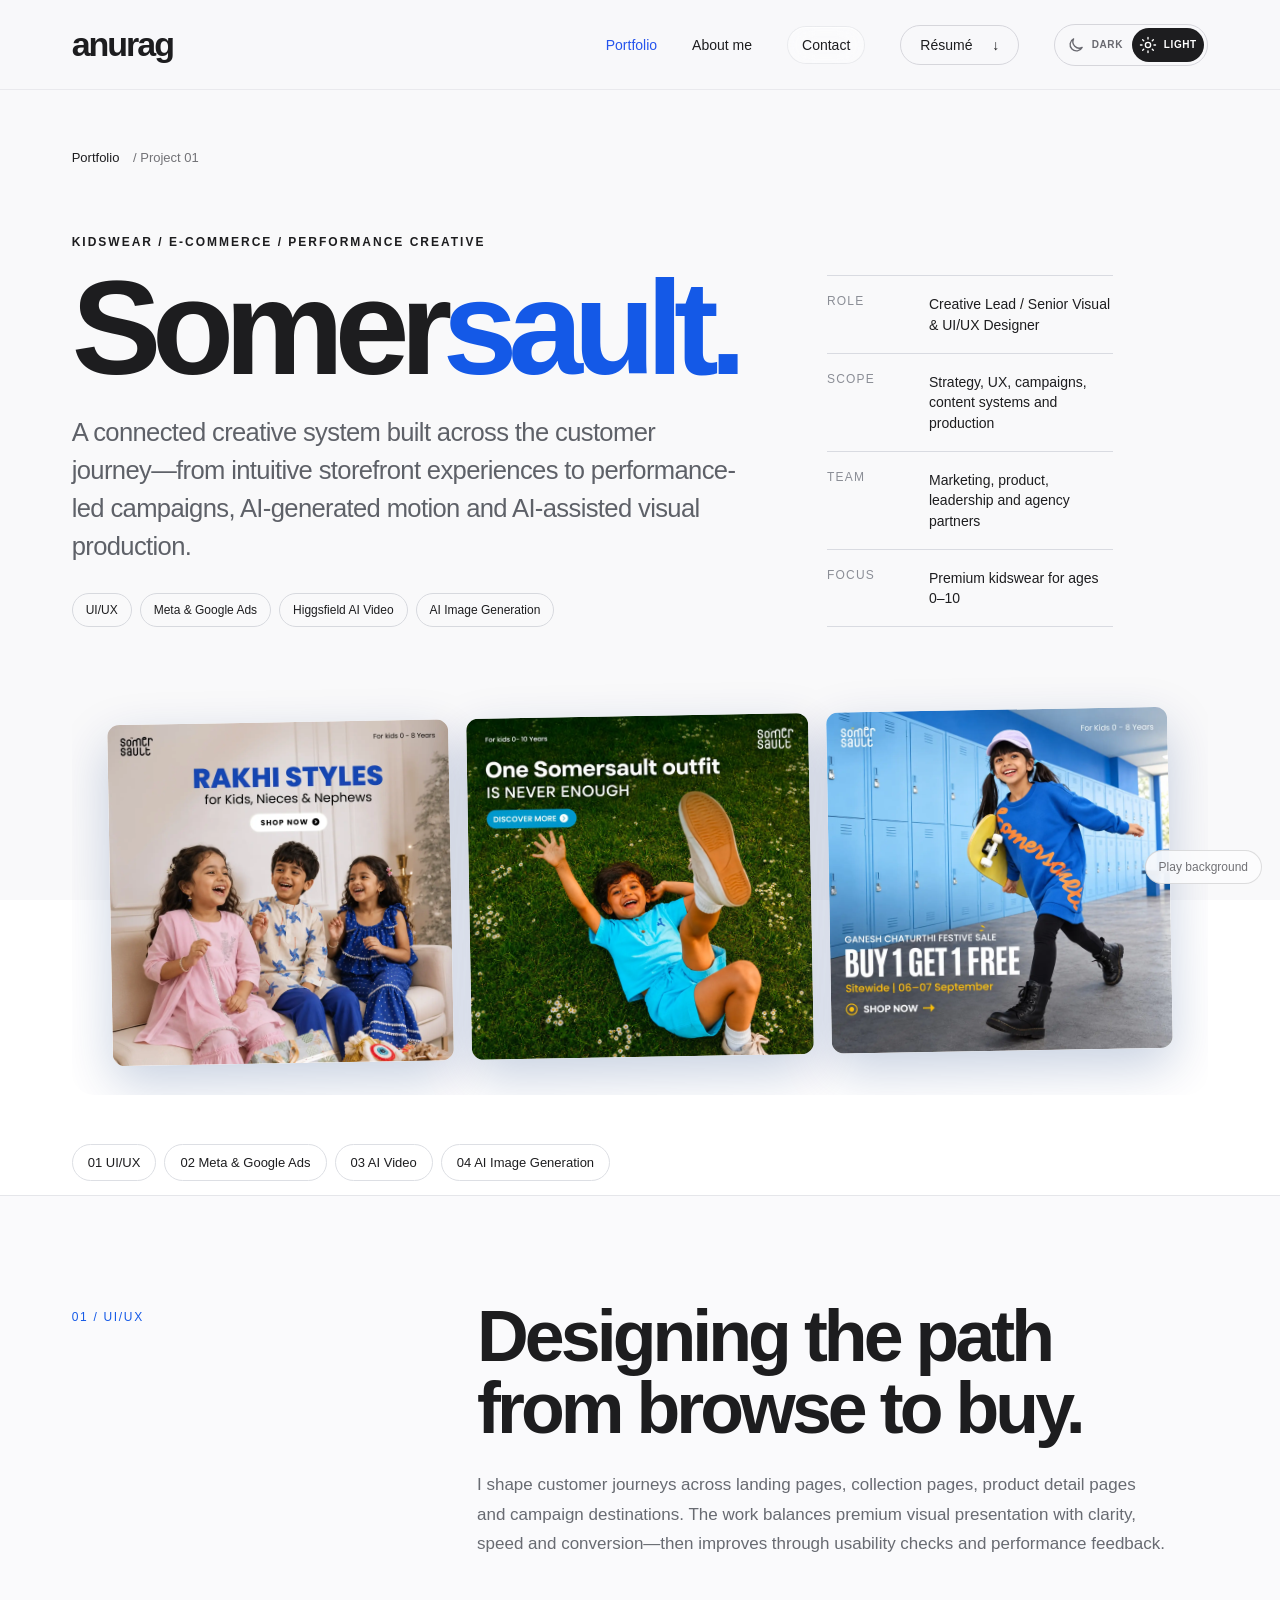
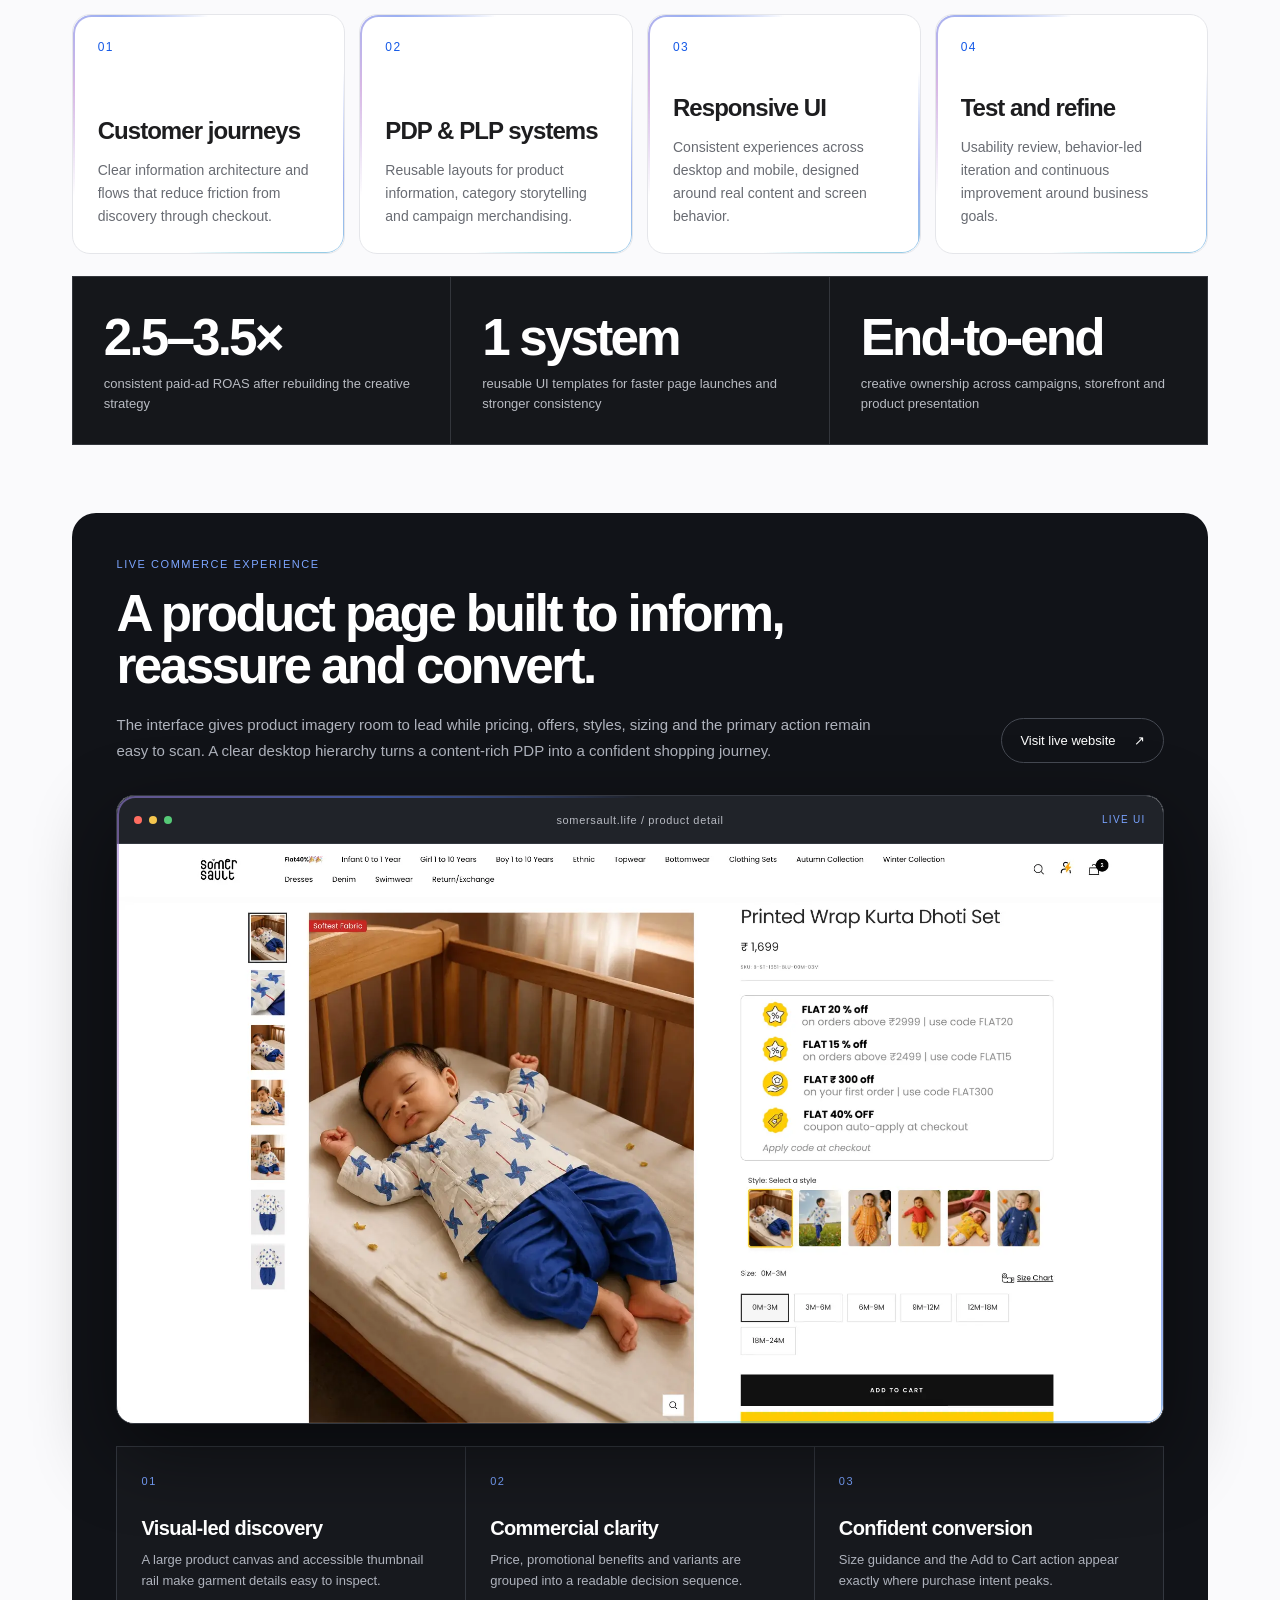
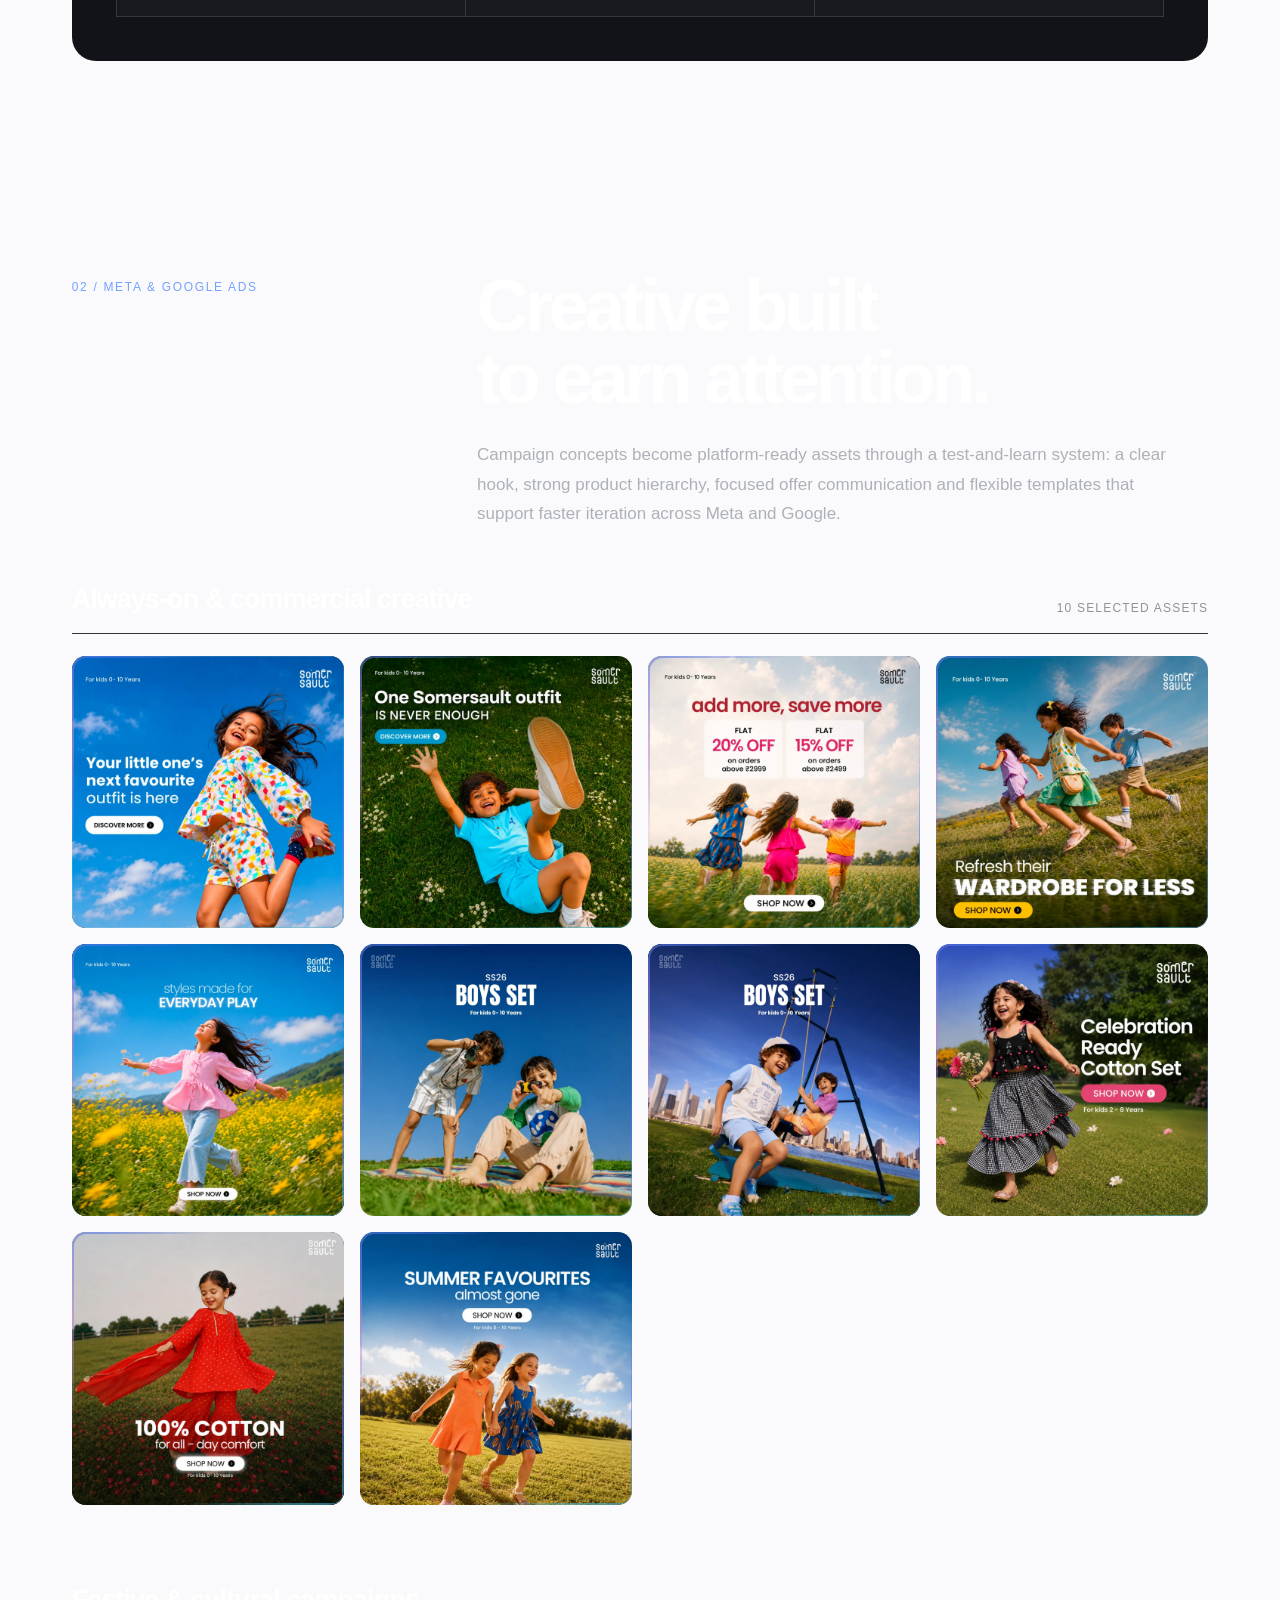
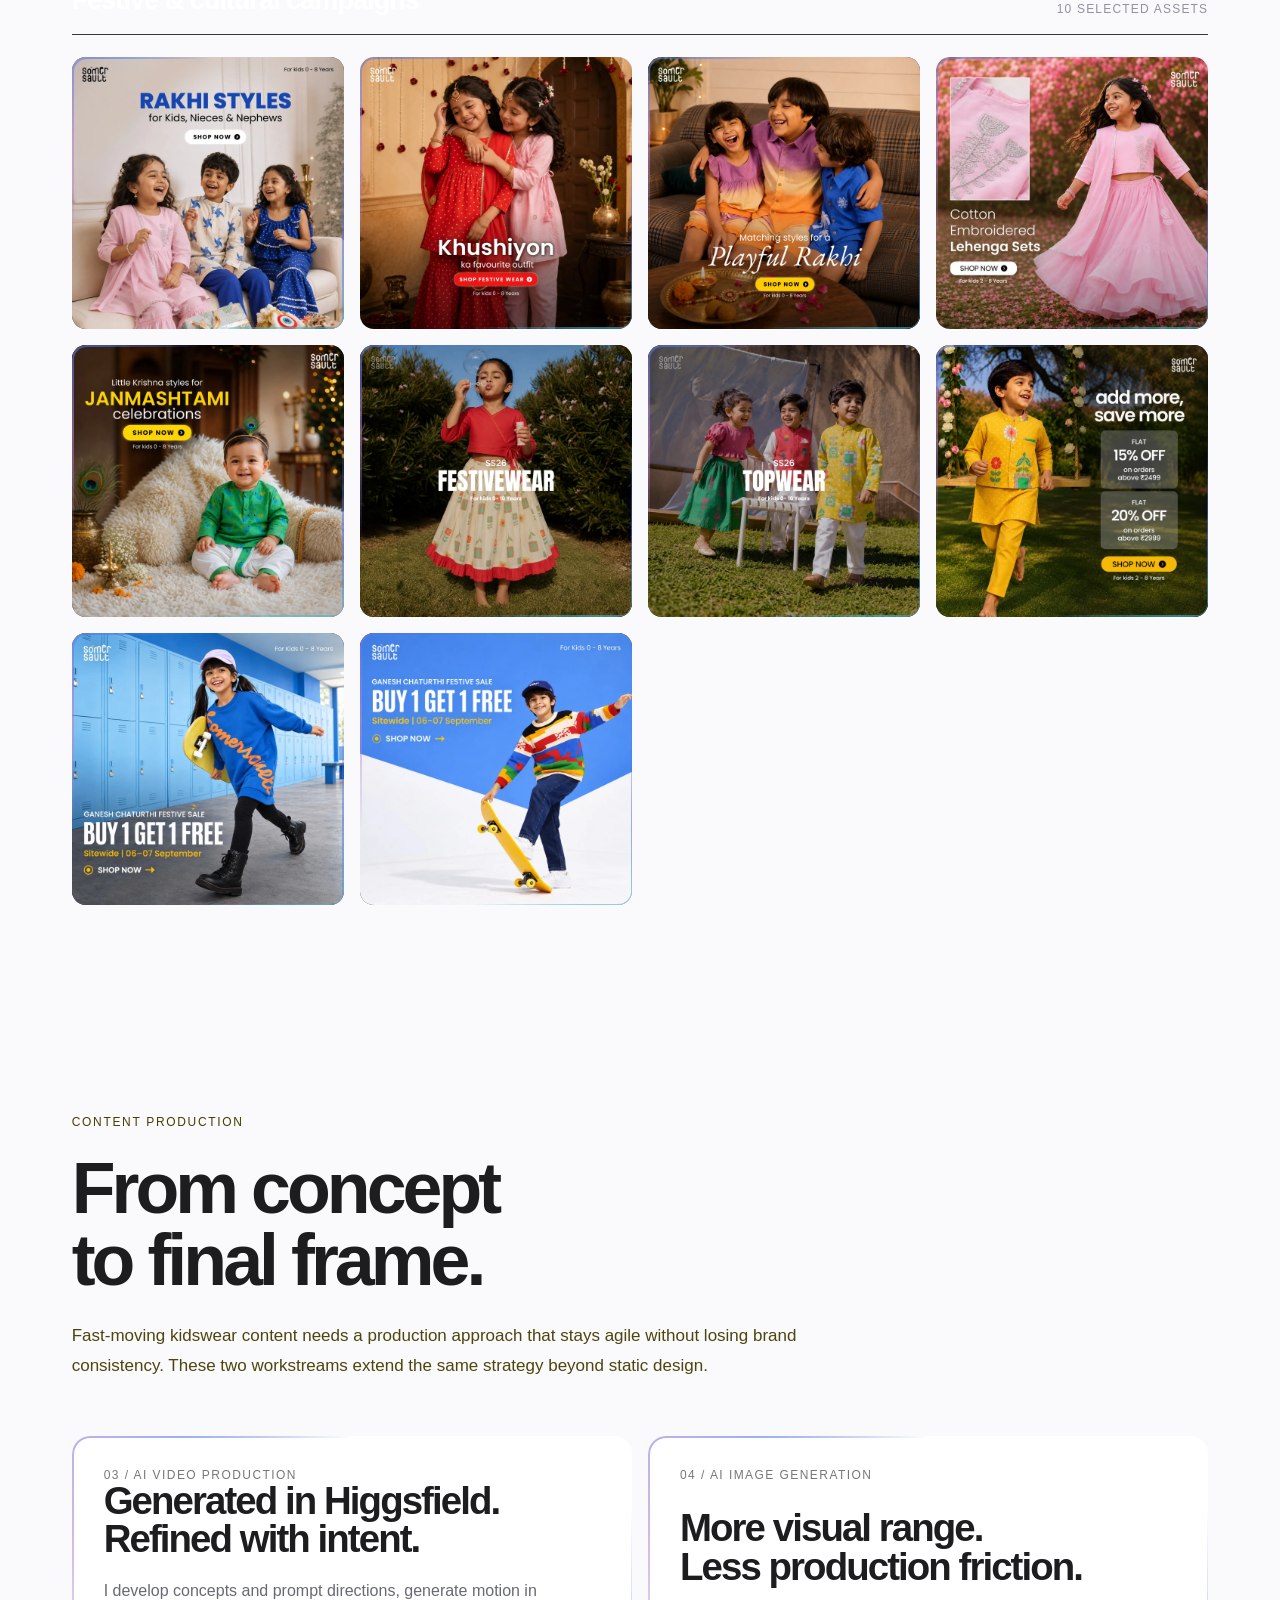
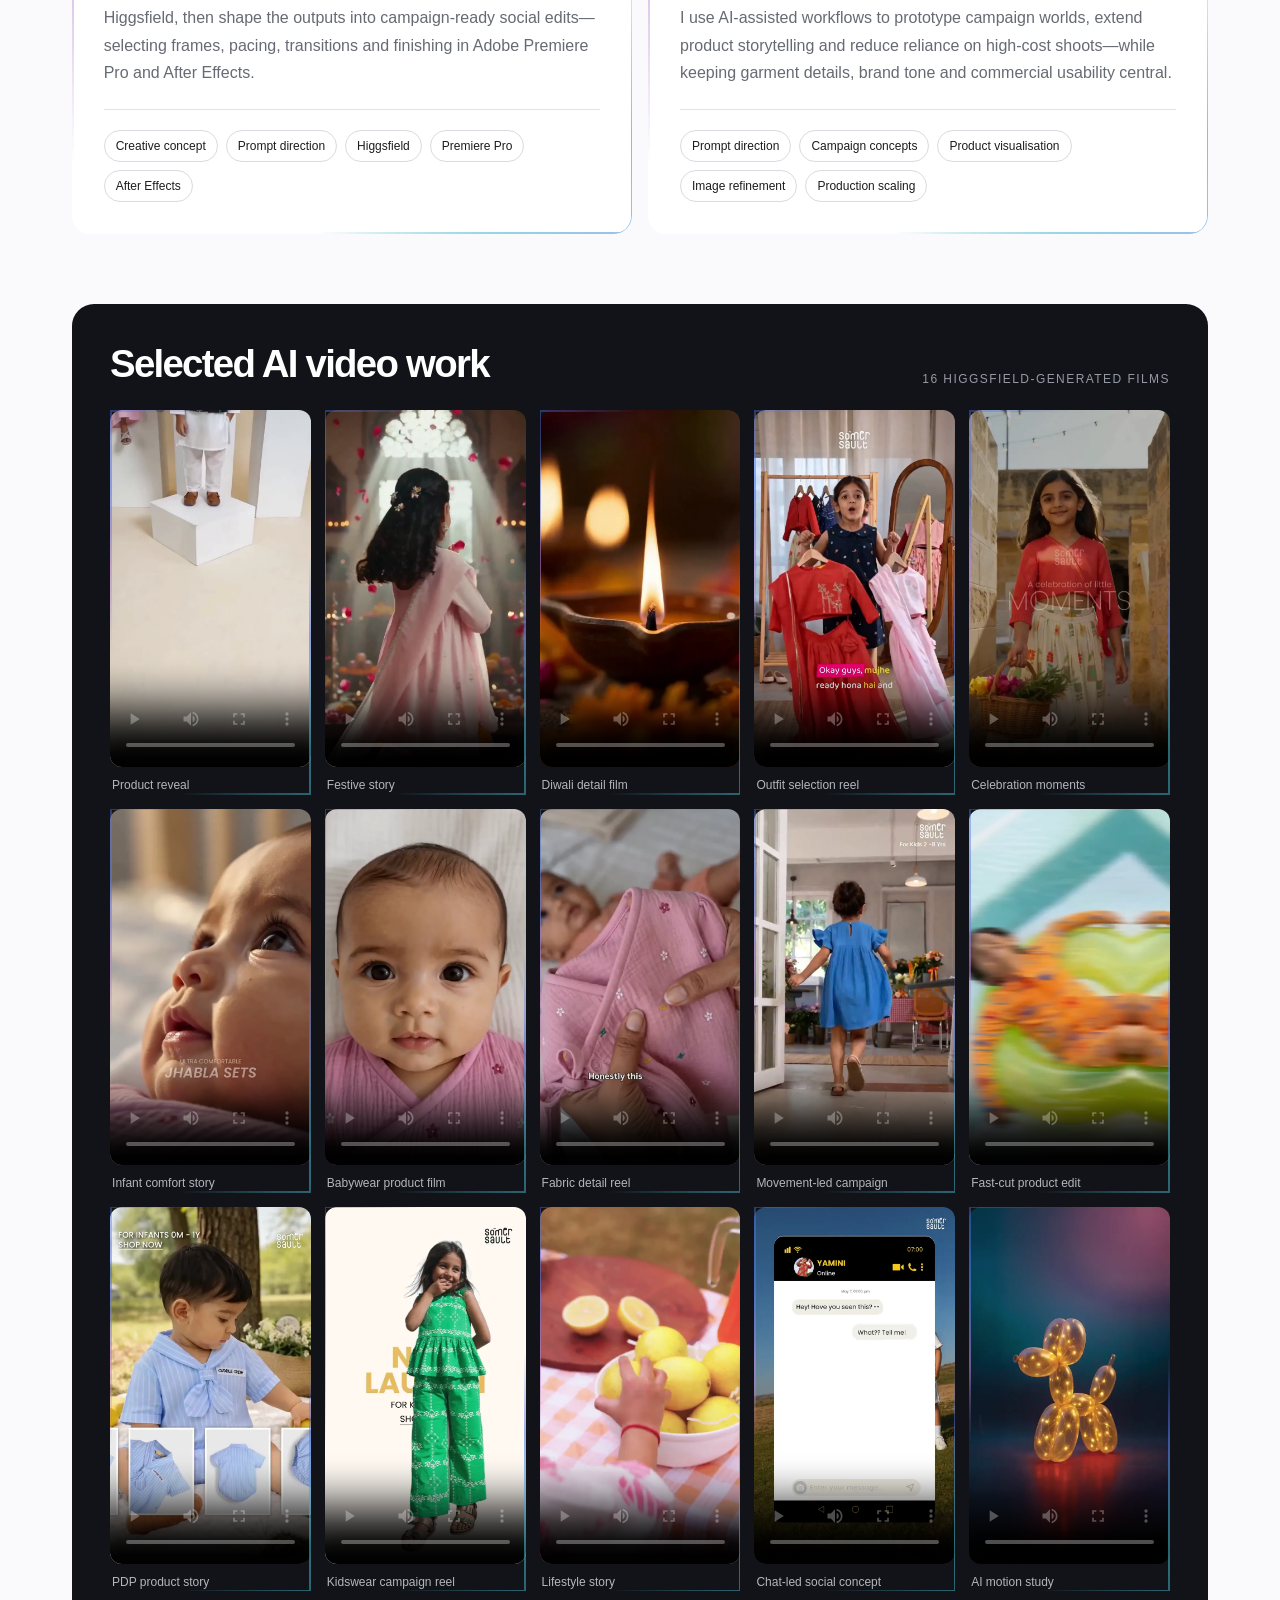
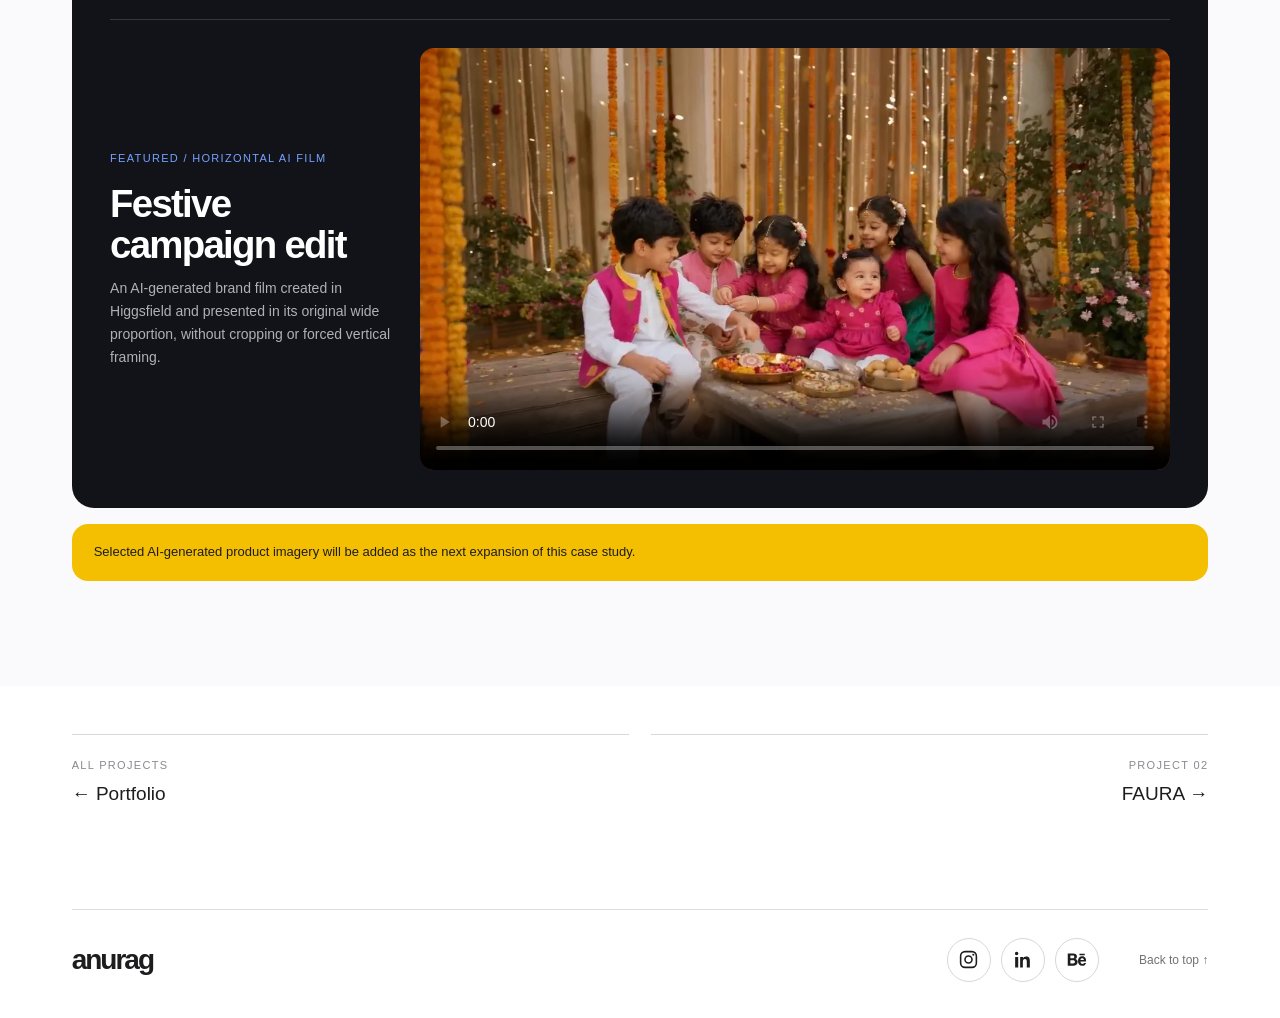
<file: portfolio/somersault/index.html>
<!doctype html>
<html lang="en">
<head>
  <meta charset="UTF-8">
  <meta name="viewport" content="width=device-width, initial-scale=1">
  <meta name="theme-color" content="#f8f8fa">
  <meta name="description" content="Somersault case study by Anurag Yadav: e-commerce UI/UX, Meta and Google ads, Higgsfield AI video and AI-assisted creative production.">
  <title>Somersault Case Study — Anurag Yadav</title>
  <link rel="stylesheet" href="../../style.css"><link rel="stylesheet" href="../../somersault-case-study.css"><link rel="stylesheet" href="../../somersault-video.css"><link rel="stylesheet" href="../../theme.css"><script src="../../theme.js"></script>
  <link rel="icon" type="image/png" href="/assets/favicon.png">
</head>
<body class="sm-page">
  <a class="skip" href="#sm-content">Skip to case study</a>
  <header><a class="wordmark" href="../../" aria-label="Anurag Yadav home">anurag</a><nav aria-label="Main navigation"><a href="../" aria-current="page">Portfolio</a><a href="../../about/">About me</a><a class="nav-resume" href="../../assets/Anurag_Yadav_Resume.pdf" download>Résumé <span aria-hidden="true">↓</span></a></nav></header>
  <main id="sm-content">
    <section class="sm-hero"><a class="breadcrumb" href="../">Portfolio <span>/ Project 01</span></a><div class="sm-hero-grid"><div><div class="eyebrow">KIDSWEAR / E-COMMERCE / PERFORMANCE CREATIVE</div><h1>Somer<span>sault.</span></h1><p class="sm-lede">A connected creative system built across the customer journey—from intuitive storefront experiences to performance-led campaigns, AI-generated motion and AI-assisted visual production.</p><div class="sm-tags"><span>UI/UX</span><span>Meta &amp; Google Ads</span><span>Higgsfield AI Video</span><span>AI Image Generation</span></div></div><dl class="sm-facts"><div><dt>Role</dt><dd>Creative Lead / Senior Visual &amp; UI/UX Designer</dd></div><div><dt>Scope</dt><dd>Strategy, UX, campaigns, content systems and production</dd></div><div><dt>Team</dt><dd>Marketing, product, leadership and agency partners</dd></div><div><dt>Focus</dt><dd>Premium kidswear for ages 0–10</dd></div></dl></div></section>
    <section class="sm-cover" aria-label="Somersault campaign highlights"><div class="sm-cover-grid"><img src="../../assets/somersault/AR_SI_825_2_1_.webp" alt="Rakhi styles campaign for Somersault"><img src="../../assets/somersault/AR_SI_724_2.webp" alt="Everyday play campaign for Somersault"><img src="../../assets/somersault/AR_SI_923_2.webp" alt="Ganesh Chaturthi sale campaign for Somersault"></div></section>
    <nav class="sm-jump" aria-label="Case study sections"><a href="#uiux">01 UI/UX</a><a href="#ads">02 Meta &amp; Google Ads</a><a href="#video">03 AI Video</a><a href="#ai">04 AI Image Generation</a></nav>
    <section id="uiux" class="sm-section"><div class="sm-section-head"><div class="sm-kicker">01 / UI/UX</div><div><h2>Designing the path<br>from browse to buy.</h2><p>I shape customer journeys across landing pages, collection pages, product detail pages and campaign destinations. The work balances premium visual presentation with clarity, speed and conversion—then improves through usability checks and performance feedback.</p></div></div><div class="sm-capabilities"><article class="sm-capability"><span>01</span><h3>Customer journeys</h3><p>Clear information architecture and flows that reduce friction from discovery through checkout.</p></article><article class="sm-capability"><span>02</span><h3>PDP &amp; PLP systems</h3><p>Reusable layouts for product information, category storytelling and campaign merchandising.</p></article><article class="sm-capability"><span>03</span><h3>Responsive UI</h3><p>Consistent experiences across desktop and mobile, designed around real content and screen behavior.</p></article><article class="sm-capability"><span>04</span><h3>Test and refine</h3><p>Usability review, behavior-led iteration and continuous improvement around business goals.</p></article></div><div class="sm-impact"><div><strong>2.5–3.5×</strong><span>consistent paid-ad ROAS after rebuilding the creative strategy</span></div><div><strong>1 system</strong><span>reusable UI templates for faster page launches and stronger consistency</span></div><div><strong>End-to-end</strong><span>creative ownership across campaigns, storefront and product presentation</span></div></div>
      <div class="sm-ui-showcase"><div class="sm-ui-showcase-head"><div><span>LIVE COMMERCE EXPERIENCE</span><h3>A product page built to inform, reassure and convert.</h3><p>The interface gives product imagery room to lead while pricing, offers, styles, sizing and the primary action remain easy to scan. A clear desktop hierarchy turns a content-rich PDP into a confident shopping journey.</p></div><a href="https://www.somersault.life/" target="_blank" rel="noopener noreferrer">Visit live website <span aria-hidden="true">↗</span></a></div><div class="sm-browser"><div class="sm-browser-bar"><span class="sm-browser-dots" aria-hidden="true"><i></i><i></i><i></i></span><span class="sm-browser-url">somersault.life / product detail</span><span class="sm-browser-live">LIVE UI</span></div><img loading="lazy" src="../../assets/somersault/somersault-pdp.webp" alt="Somersault product detail page showing a product gallery, offer information, style options, sizes and add to cart action"></div><div class="sm-ui-notes"><article><span>01</span><h4>Visual-led discovery</h4><p>A large product canvas and accessible thumbnail rail make garment details easy to inspect.</p></article><article><span>02</span><h4>Commercial clarity</h4><p>Price, promotional benefits and variants are grouped into a readable decision sequence.</p></article><article><span>03</span><h4>Confident conversion</h4><p>Size guidance and the Add to Cart action appear exactly where purchase intent peaks.</p></article></div></div>
    </section>
    <section id="ads" class="sm-section sm-ads"><div class="sm-section-head"><div class="sm-kicker">02 / META &amp; GOOGLE ADS</div><div><h2>Creative built<br>to earn attention.</h2><p>Campaign concepts become platform-ready assets through a test-and-learn system: a clear hook, strong product hierarchy, focused offer communication and flexible templates that support faster iteration across Meta and Google.</p></div></div>
      <div class="sm-gallery-group"><div class="sm-gallery-label"><h3>Always-on &amp; commercial creative</h3><span>10 SELECTED ASSETS</span></div><div class="sm-ad-grid"><figure><img loading="lazy" src="../../assets/somersault/AR_SI_723_2_1_.webp" alt="Somersault colourful outfit ad"></figure><figure><img loading="lazy" src="../../assets/somersault/AR_SI_724_2.webp" alt="Somersault one outfit is never enough ad"></figure><figure><img loading="lazy" src="../../assets/somersault/AR_SI_725_2_1_.webp" alt="Somersault tiered offer ad"></figure><figure><img loading="lazy" src="../../assets/somersault/AR_SI_726_2_1_.webp" alt="Somersault wardrobe campaign ad"></figure><figure><img loading="lazy" src="../../assets/somersault/AR_SI_727_2_1_.webp" alt="Somersault everyday play ad"></figure><figure><img loading="lazy" src="../../assets/somersault/AR_SI_713_2.webp" alt="Somersault boys set ad"></figure><figure><img loading="lazy" src="../../assets/somersault/AR_SI_717_2.webp" alt="Somersault boys set playground ad"></figure><figure><img loading="lazy" src="../../assets/somersault/AR_SI_761_2.webp" alt="Somersault cotton set ad"></figure><figure><img loading="lazy" src="../../assets/somersault/AR_SI_817_2.webp" alt="Somersault cotton comfort ad"></figure><figure><img loading="lazy" src="../../assets/somersault/AR_SI_821_3.webp" alt="Somersault summer favourites ad"></figure></div></div>
      <div class="sm-gallery-group"><div class="sm-gallery-label"><h3>Festive &amp; cultural campaigns</h3><span>10 SELECTED ASSETS</span></div><div class="sm-ad-grid"><figure><img loading="lazy" src="../../assets/somersault/AR_SI_825_2_1_.webp" alt="Somersault Rakhi styles ad"></figure><figure><img loading="lazy" src="../../assets/somersault/AR_SI_826_2_1_.webp" alt="Somersault Rakhi festive wear ad"></figure><figure><img loading="lazy" src="../../assets/somersault/AR_SI_829_2_1_.webp" alt="Somersault playful Rakhi ad"></figure><figure><img loading="lazy" src="../../assets/somersault/AR_SI_838_2_1_.webp" alt="Somersault embroidered lehenga ad"></figure><figure><img loading="lazy" src="../../assets/somersault/AR_SI_842_3.webp" alt="Somersault Janmashtami campaign ad"></figure><figure><img loading="lazy" src="../../assets/somersault/AR_SI_720_3.webp" alt="Somersault festive wear ad"></figure><figure><img loading="lazy" src="../../assets/somersault/AR_SI_721_2.webp" alt="Somersault topwear ad"></figure><figure><img loading="lazy" src="../../assets/somersault/AR_SI_765_2.webp" alt="Somersault festive offer ad"></figure><figure><img loading="lazy" src="../../assets/somersault/AR_SI_923_2.webp" alt="Somersault Ganesh Chaturthi sale ad"></figure><figure><img loading="lazy" src="../../assets/somersault/AR_SI_925_2.webp" alt="Somersault Ganesh Chaturthi skateboard ad"></figure></div></div>
    </section>
    <section class="sm-section sm-process"><div class="sm-section-head"><div class="sm-kicker">CONTENT PRODUCTION</div><div><h2>From concept<br>to final frame.</h2><p>Fast-moving kidswear content needs a production approach that stays agile without losing brand consistency. These two workstreams extend the same strategy beyond static design.</p></div></div><div class="sm-process-grid"><article id="video" class="sm-process-card"><span class="number">03 / AI VIDEO PRODUCTION</span><h3>Generated in Higgsfield.<br>Refined with intent.</h3><p>I develop concepts and prompt directions, generate motion in Higgsfield, then shape the outputs into campaign-ready social edits—selecting frames, pacing, transitions and finishing in Adobe Premiere Pro and After Effects.</p><ul><li>Creative concept</li><li>Prompt direction</li><li>Higgsfield</li><li>Premiere Pro</li><li>After Effects</li></ul></article><article id="ai" class="sm-process-card"><span class="number">04 / AI IMAGE GENERATION</span><h3>More visual range.<br>Less production friction.</h3><p>I use AI-assisted workflows to prototype campaign worlds, extend product storytelling and reduce reliance on high-cost shoots—while keeping garment details, brand tone and commercial usability central.</p><ul><li>Prompt direction</li><li>Campaign concepts</li><li>Product visualisation</li><li>Image refinement</li><li>Production scaling</li></ul></article></div><div class="sm-video-gallery" aria-labelledby="video-gallery-title"><div class="sm-video-gallery-head"><h3 id="video-gallery-title">Selected AI video work</h3><span>16 HIGGSFIELD-GENERATED FILMS</span></div><div class="sm-video-grid">
      <figure class="sm-video-card"><video controls playsinline preload="metadata" poster="../../assets/somersault/videos/video-01.webp"><source src="../../assets/somersault/videos/video-01.mp4" type="video/mp4"></video><figcaption>Product reveal</figcaption></figure>
      <figure class="sm-video-card"><video controls playsinline preload="metadata" poster="../../assets/somersault/videos/video-02.webp"><source src="../../assets/somersault/videos/video-02.mp4" type="video/mp4"></video><figcaption>Festive story</figcaption></figure>
      <figure class="sm-video-card"><video controls playsinline preload="metadata" poster="../../assets/somersault/videos/video-03.webp"><source src="../../assets/somersault/videos/video-03.mp4" type="video/mp4"></video><figcaption>Diwali detail film</figcaption></figure>
      <figure class="sm-video-card"><video controls playsinline preload="metadata" poster="../../assets/somersault/videos/video-04.webp"><source src="../../assets/somersault/videos/video-04.mp4" type="video/mp4"></video><figcaption>Outfit selection reel</figcaption></figure>
      <figure class="sm-video-card"><video controls playsinline preload="metadata" poster="../../assets/somersault/videos/video-05.webp"><source src="../../assets/somersault/videos/video-05.mp4" type="video/mp4"></video><figcaption>Celebration moments</figcaption></figure>
      <figure class="sm-video-card"><video controls playsinline preload="metadata" poster="../../assets/somersault/videos/video-06.webp"><source src="../../assets/somersault/videos/video-06.mp4" type="video/mp4"></video><figcaption>Infant comfort story</figcaption></figure>
      <figure class="sm-video-card"><video controls playsinline preload="metadata" poster="../../assets/somersault/videos/video-07.webp"><source src="../../assets/somersault/videos/video-07.mp4" type="video/mp4"></video><figcaption>Babywear product film</figcaption></figure>
      <figure class="sm-video-card"><video controls playsinline preload="metadata" poster="../../assets/somersault/videos/video-08.webp"><source src="../../assets/somersault/videos/video-08.mp4" type="video/mp4"></video><figcaption>Fabric detail reel</figcaption></figure>
      <figure class="sm-video-card"><video controls playsinline preload="metadata" poster="../../assets/somersault/videos/video-09.webp"><source src="../../assets/somersault/videos/video-09.mp4" type="video/mp4"></video><figcaption>Movement-led campaign</figcaption></figure>
      <figure class="sm-video-card"><video controls playsinline preload="metadata" poster="../../assets/somersault/videos/video-10.webp"><source src="../../assets/somersault/videos/video-10.mp4" type="video/mp4"></video><figcaption>Fast-cut product edit</figcaption></figure>
      <figure class="sm-video-card"><video controls playsinline preload="metadata" poster="../../assets/somersault/videos/video-11.webp"><source src="../../assets/somersault/videos/video-11.mp4" type="video/mp4"></video><figcaption>PDP product story</figcaption></figure>
      <figure class="sm-video-card"><video controls playsinline preload="metadata" poster="../../assets/somersault/videos/video-12.webp"><source src="../../assets/somersault/videos/video-12.mp4" type="video/mp4"></video><figcaption>Kidswear campaign reel</figcaption></figure>
      <figure class="sm-video-card"><video controls playsinline preload="metadata" poster="../../assets/somersault/videos/video-13.webp"><source src="../../assets/somersault/videos/video-13.mp4" type="video/mp4"></video><figcaption>Lifestyle story</figcaption></figure>
      <figure class="sm-video-card"><video controls playsinline preload="metadata" poster="../../assets/somersault/videos/video-14.webp"><source src="../../assets/somersault/videos/video-14.mp4" type="video/mp4"></video><figcaption>Chat-led social concept</figcaption></figure>
      <figure class="sm-video-card"><video controls playsinline preload="metadata" poster="../../assets/somersault/videos/video-15.webp"><source src="../../assets/somersault/videos/video-15.mp4" type="video/mp4"></video><figcaption>AI motion study</figcaption></figure>
      </div><div class="sm-video-wide"><div class="sm-video-wide-copy"><span>FEATURED / HORIZONTAL AI FILM</span><h4>Festive campaign edit</h4><p>An AI-generated brand film created in Higgsfield and presented in its original wide proportion, without cropping or forced vertical framing.</p></div><video controls playsinline preload="metadata" poster="../../assets/somersault/videos/video-16.webp"><source src="../../assets/somersault/videos/video-16.mp4" type="video/mp4"></video></div></div><div class="sm-next-note">Selected AI-generated product imagery will be added as the next expansion of this case study.</div></section>
    <nav class="sm-pagination" aria-label="Project navigation"><a href="../"><span>All projects</span><strong>← Portfolio</strong></a><a href="../faura/"><span>Project 02</span><strong>FAURA →</strong></a></nav>
  </main>
  <footer><a class="wordmark" href="../../">anurag</a><div class="social-icons" aria-label="Social profiles"><a href="https://www.instagram.com/thetrail_kid/" target="_blank" rel="noopener noreferrer" aria-label="Instagram"><svg viewBox="0 0 24 24" width="21" height="21" fill="currentColor"><rect x="3" y="3" width="18" height="18" rx="5" fill="none" stroke="currentColor" stroke-width="1.8"/><circle cx="12" cy="12" r="4" fill="none" stroke="currentColor" stroke-width="1.8"/><circle cx="17.5" cy="6.5" r="1.2"/></svg></a><a href="https://www.linkedin.com/in/anuragyadav7149/" target="_blank" rel="noopener noreferrer" aria-label="LinkedIn"><svg viewBox="0 0 24 24" width="21" height="21" fill="currentColor"><path d="M5.3 3.2a2 2 0 1 0 0 4 2 2 0 0 0 0-4ZM3.6 9h3.5v12H3.6V9Zm5.7 0h3.3v1.6h.1c.5-.9 1.6-1.9 3.4-1.9 3.6 0 4.3 2.3 4.3 5.4V21h-3.5v-6.1c0-1.5 0-3.4-2.1-3.4s-2.4 1.6-2.4 3.3V21H9.3V9Z"/></svg></a><a href="https://www.behance.net/anurag8484" target="_blank" rel="noopener noreferrer" aria-label="Behance"><svg viewBox="0 0 24 24" width="21" height="21" fill="currentColor"><path d="M2 5h6c3 0 4.5 1.4 4.5 3.6 0 1.3-.6 2.2-1.7 2.8 1.7.5 2.5 1.7 2.5 3.4 0 2.8-2.1 4.2-5 4.2H2V5Zm3 2.5v3h2.8c1.1 0 1.7-.5 1.7-1.5s-.6-1.5-1.7-1.5H5Zm0 5.3v3.7h3.1c1.4 0 2.1-.6 2.1-1.8 0-1.3-.7-1.9-2.1-1.9H5Zm10.4-7.4h6v1.8h-6V5.4ZM23 14.4h-6.5c.1 1.8.9 2.6 2.2 2.6.9 0 1.6-.4 1.9-1.1h2.3c-.7 2.2-2.2 3.3-4.3 3.3-3.1 0-4.9-2.2-4.9-5.4 0-3.1 1.9-5.4 4.8-5.4 3.3 0 4.7 2.7 4.5 6Zm-6.5-1.8h4c-.2-1.5-.9-2.1-2-2.1s-1.9.7-2 2.1Z"/></svg></a></div><a href="#">Back to top ↑</a></footer>
</body>
</html>
</file>
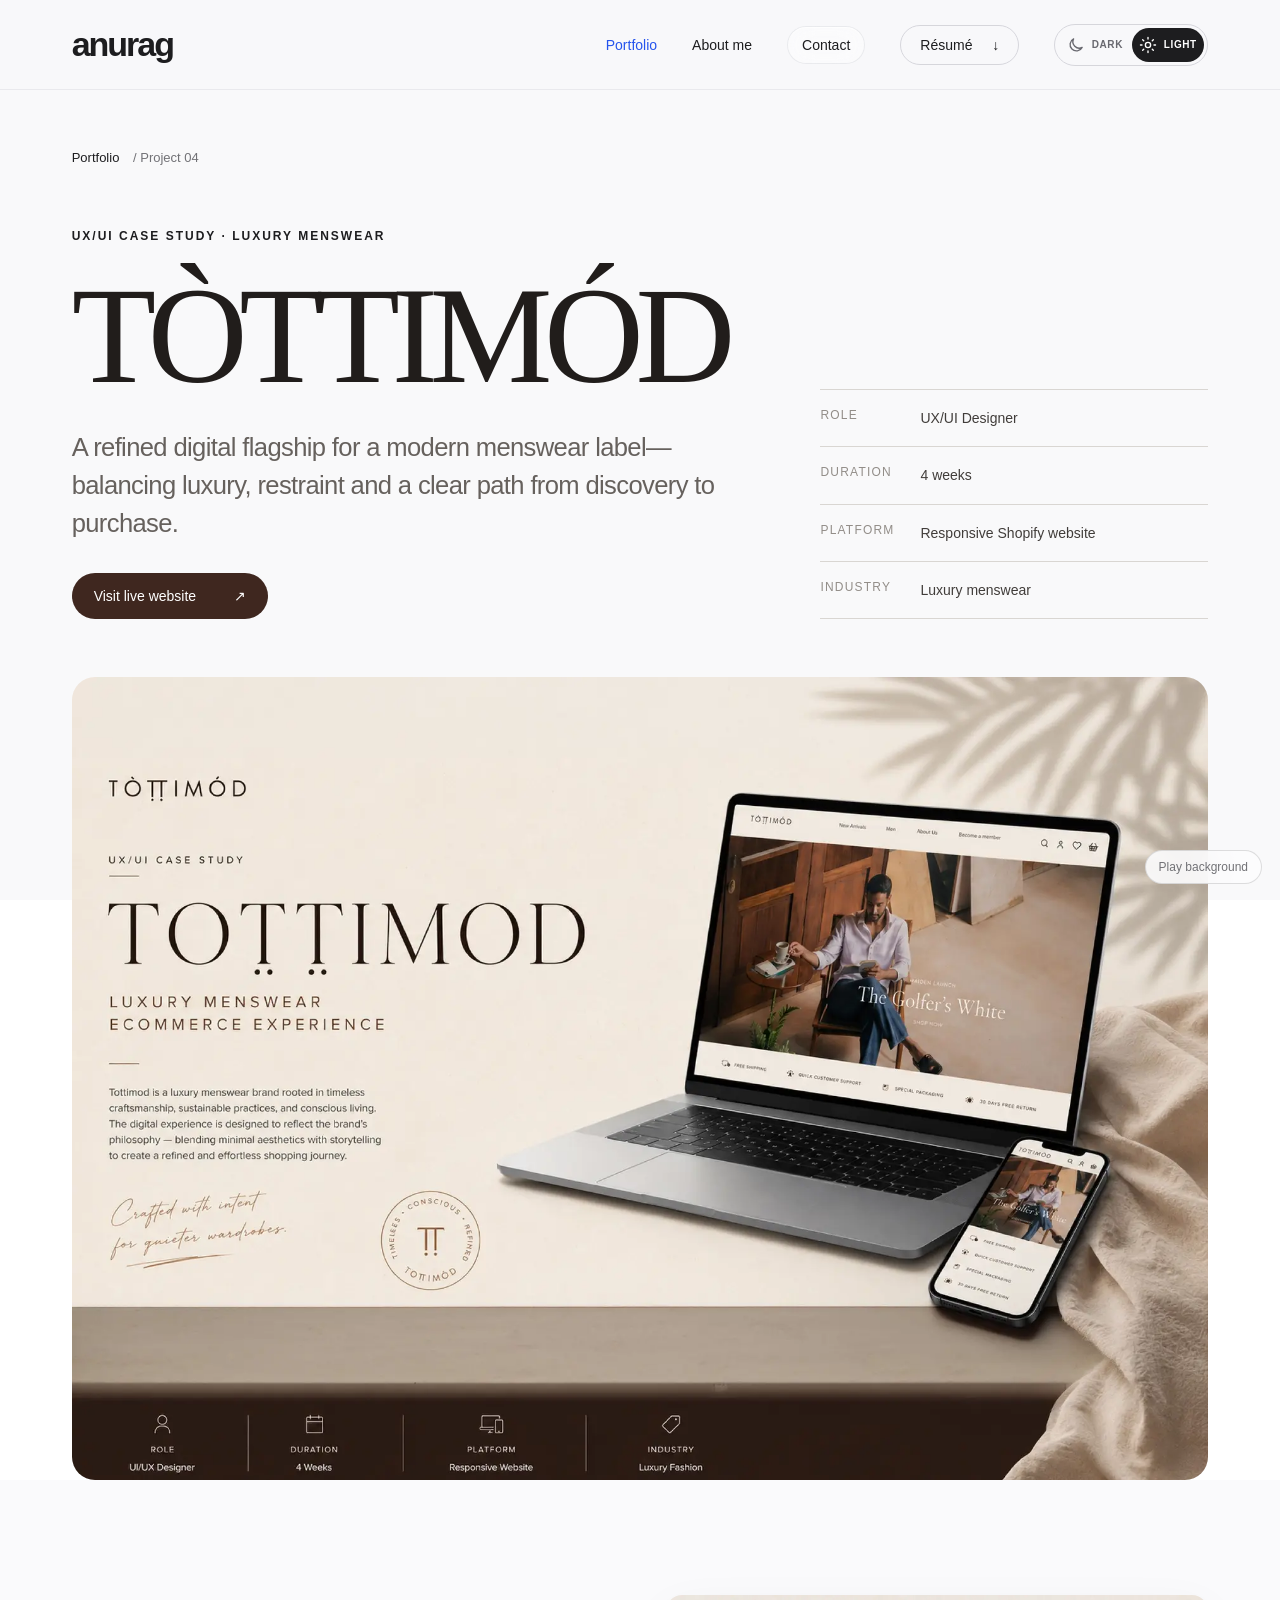
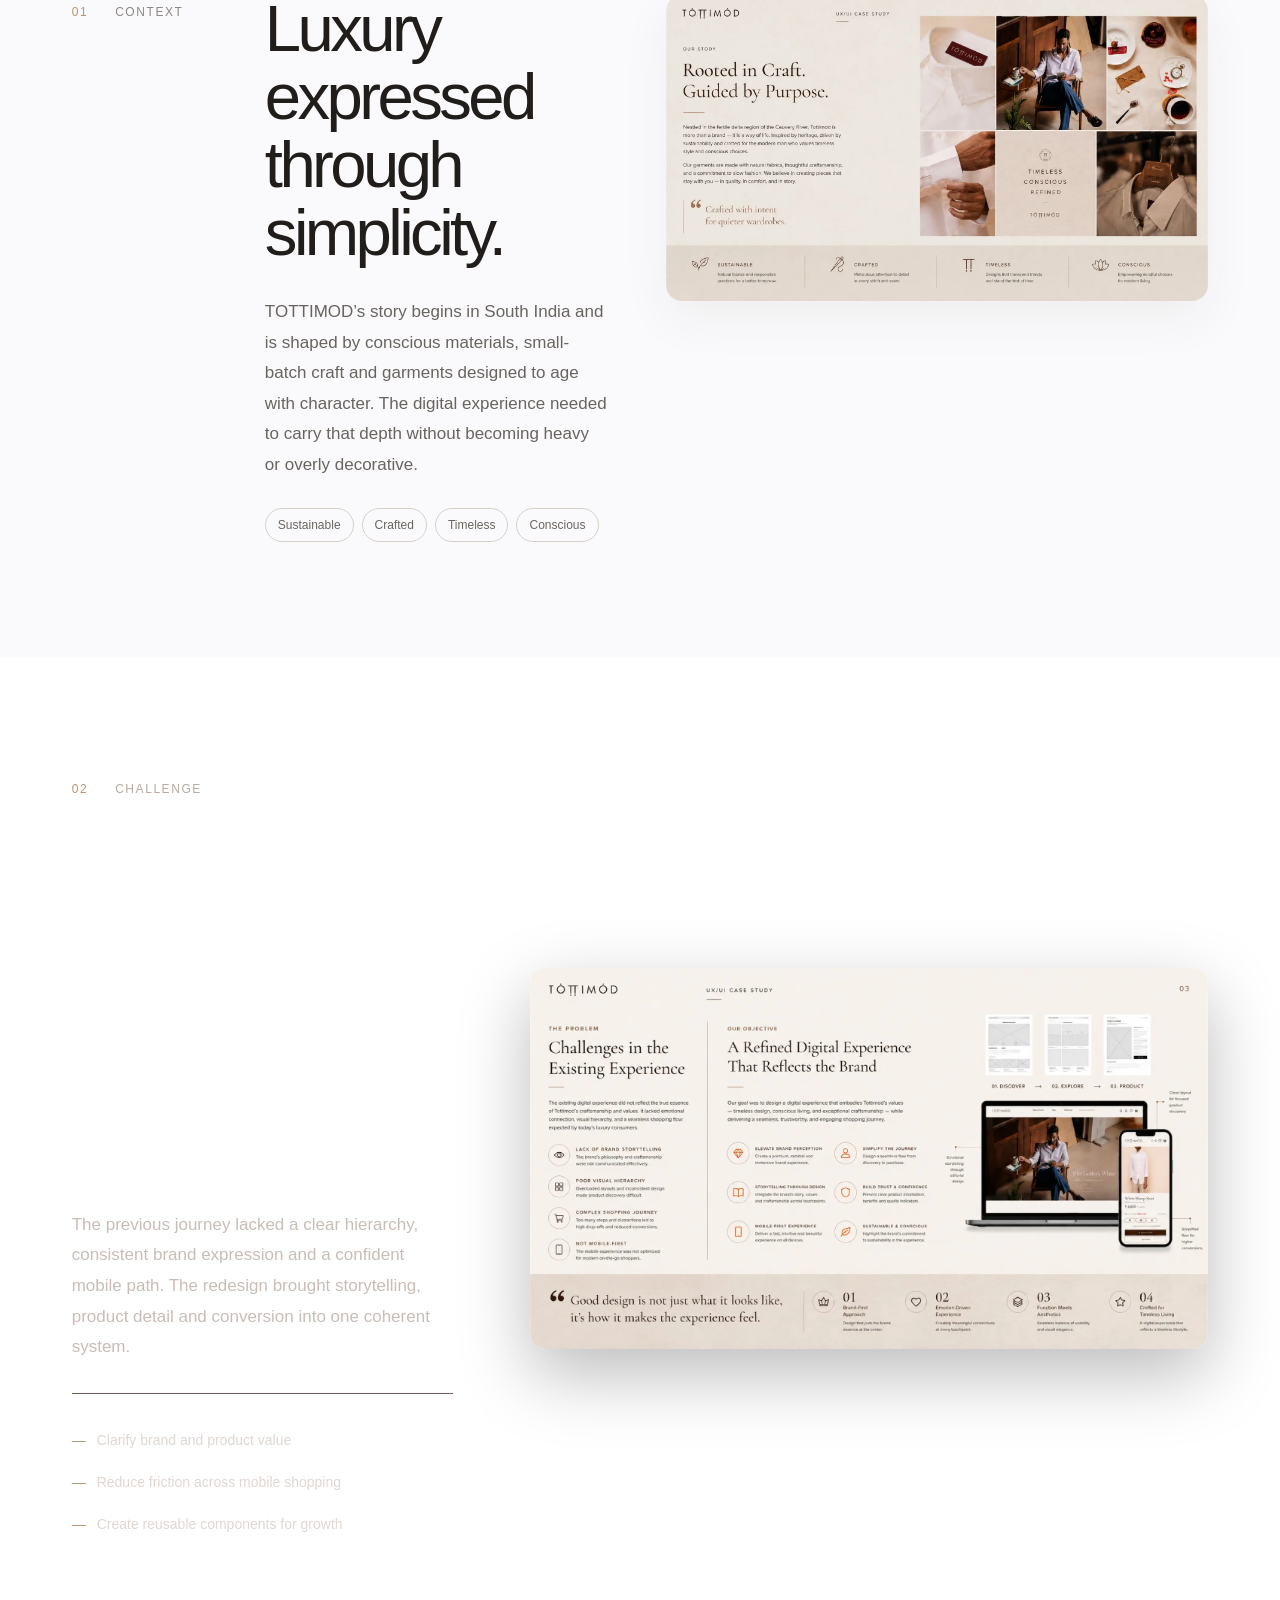
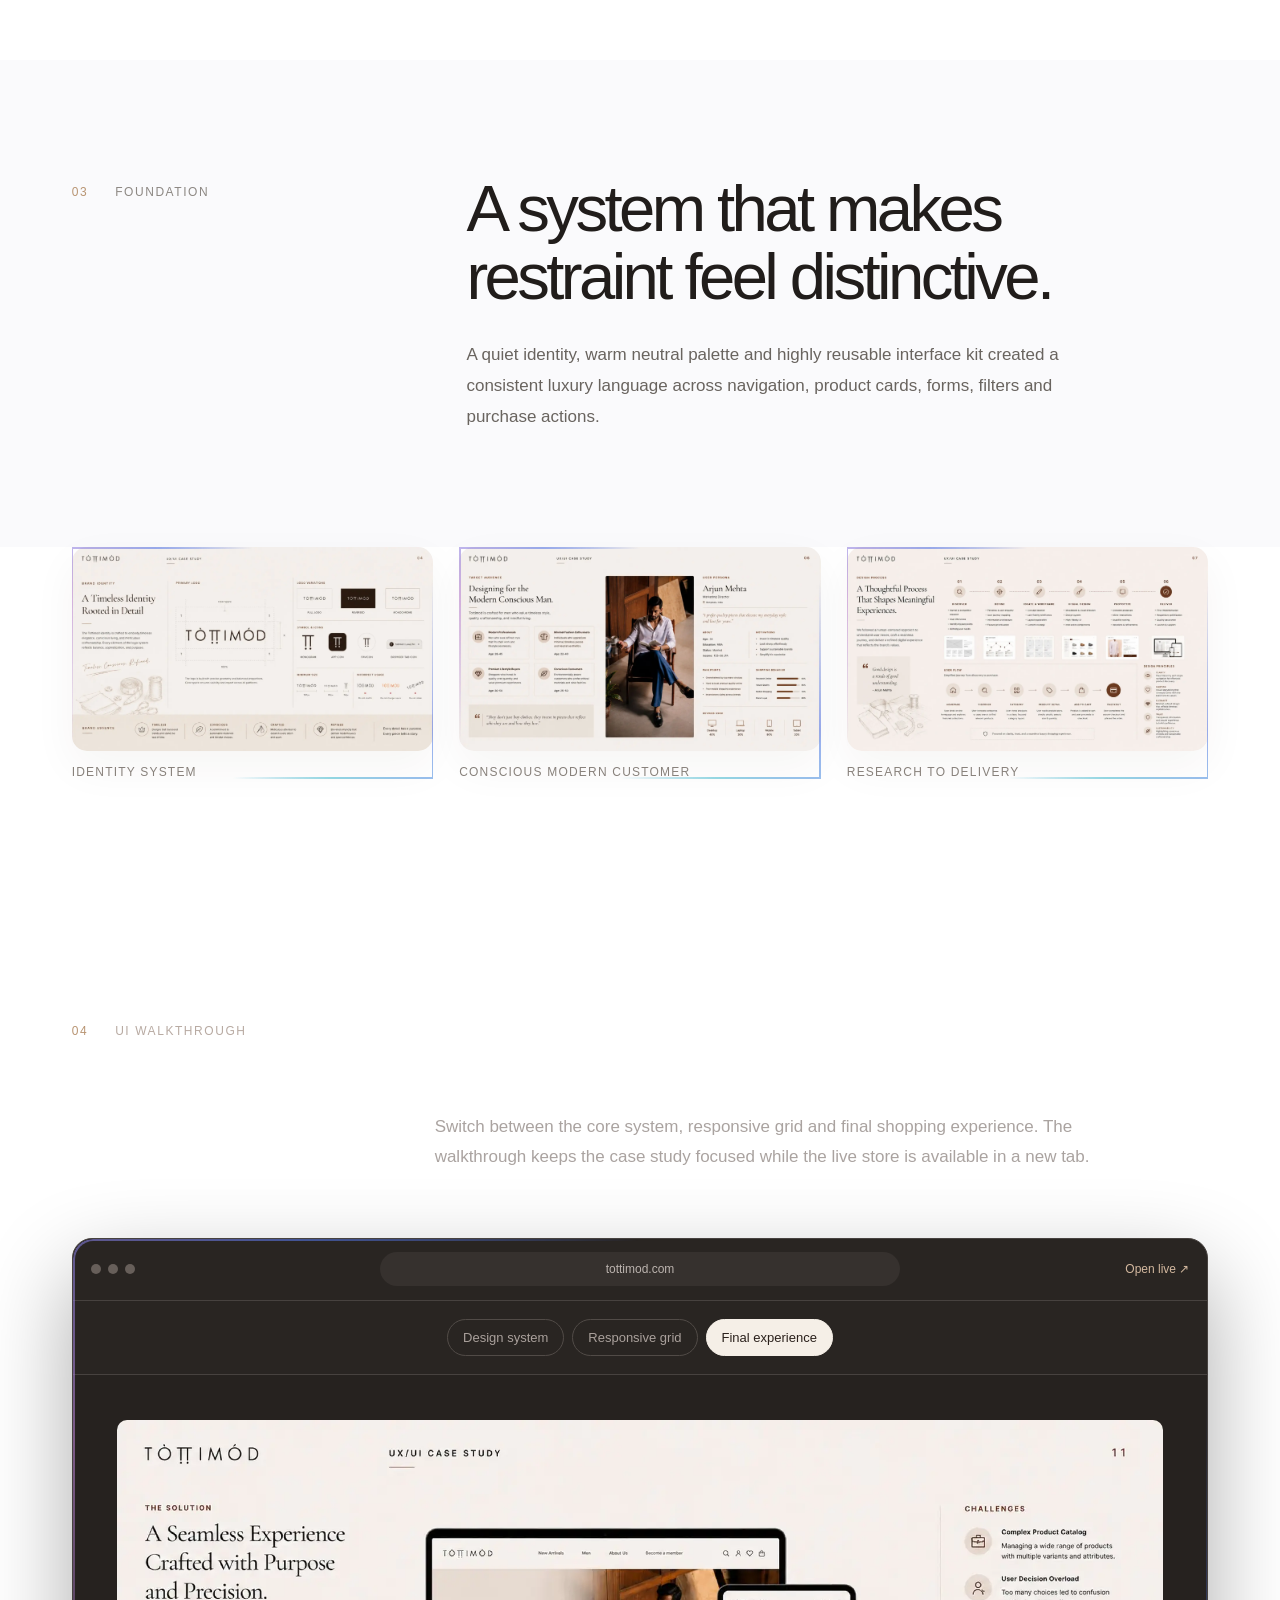
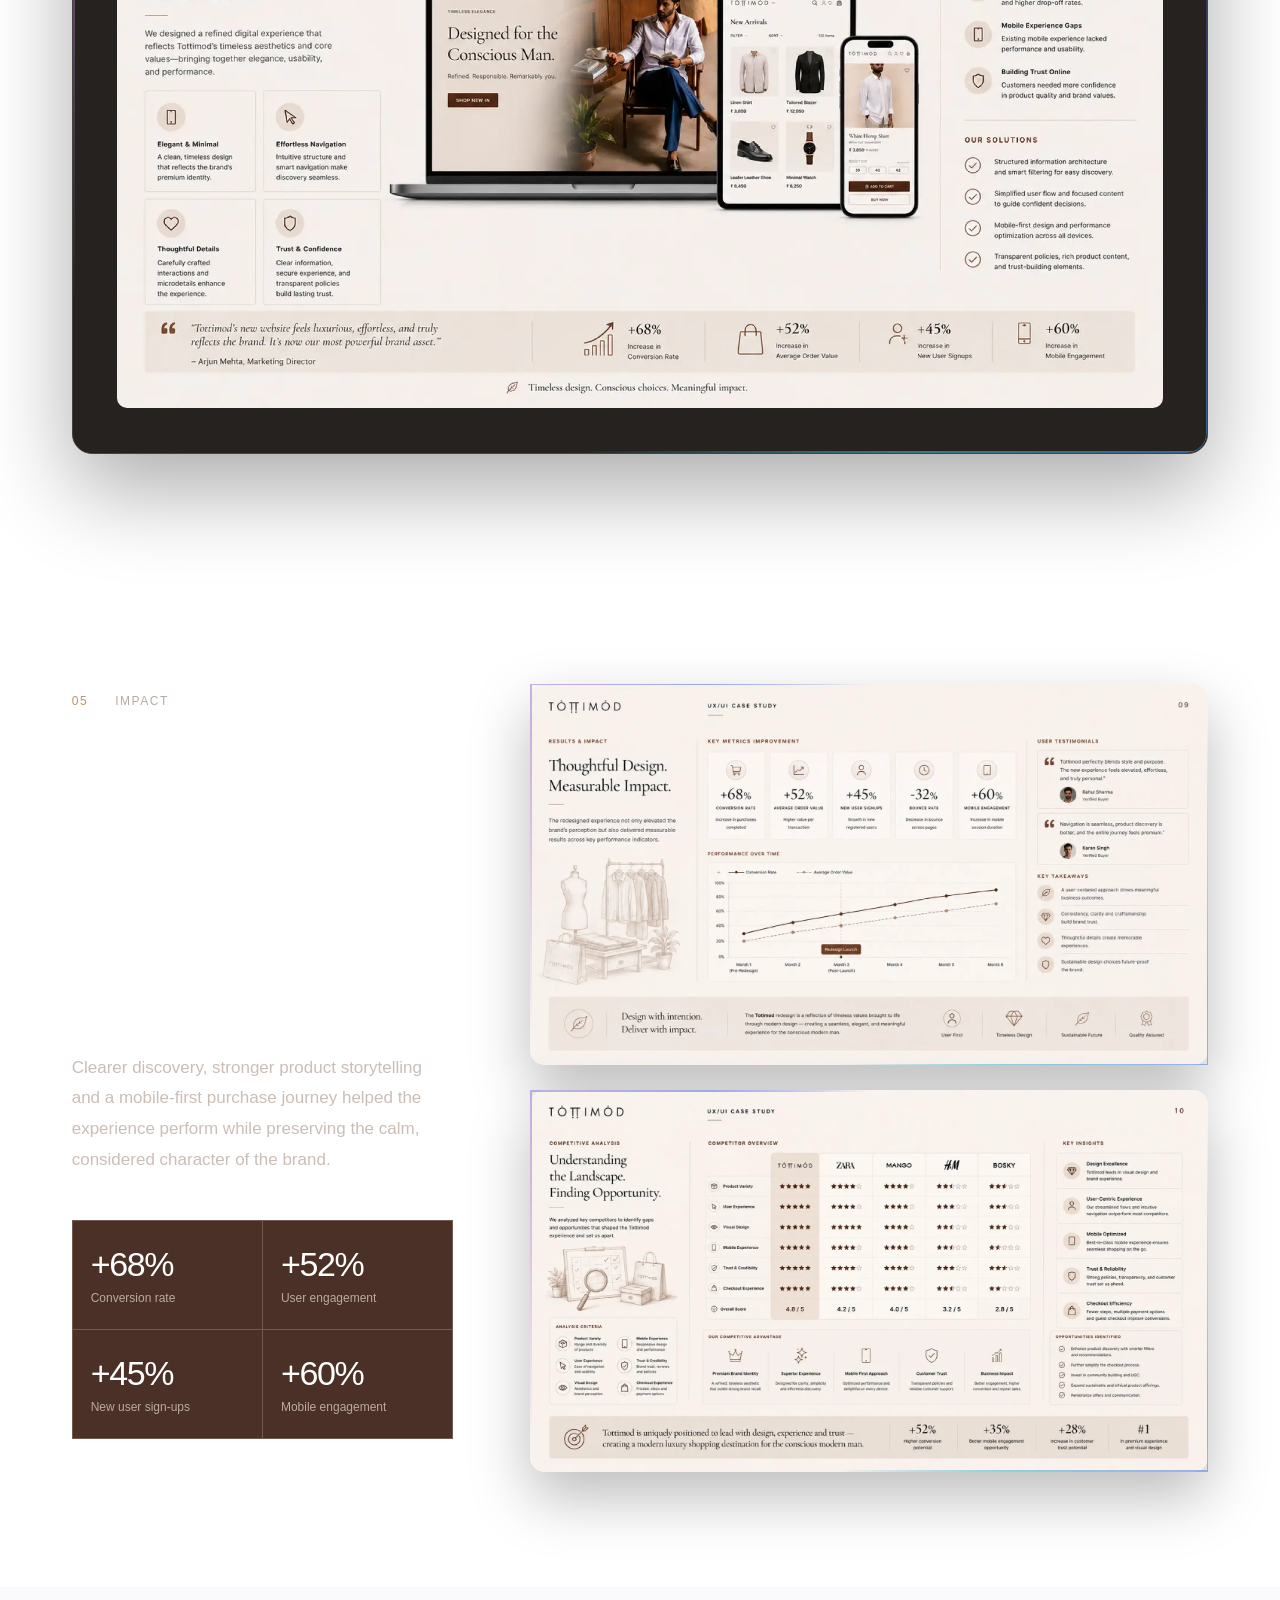
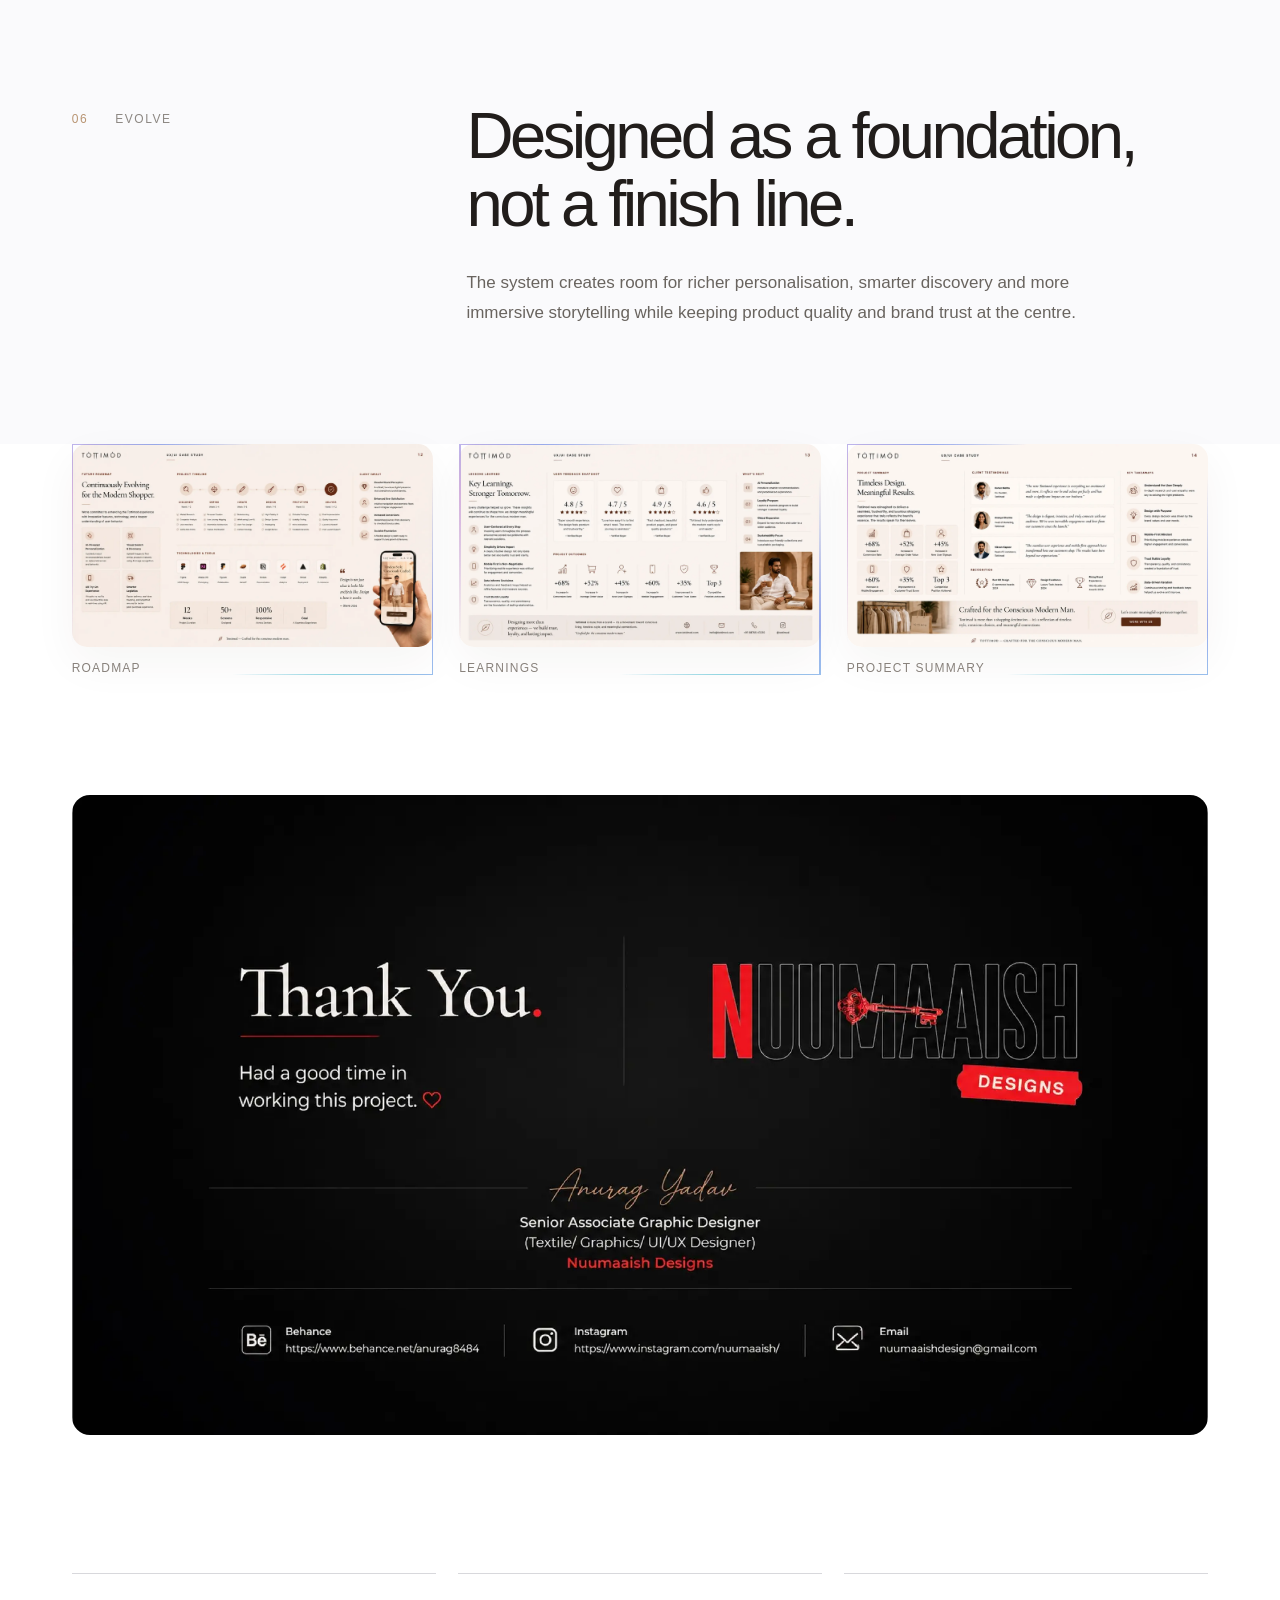
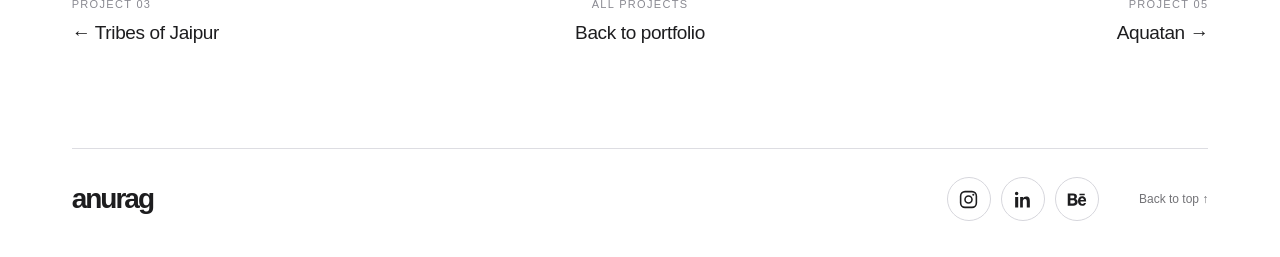
<file: portfolio/tottimod/index.html>
<!doctype html>
<html lang="en">
<head>
  <meta charset="UTF-8">
  <meta name="viewport" content="width=device-width, initial-scale=1">
  <meta name="theme-color" content="#f8f8fa">
  <meta name="description" content="TOTTIMOD luxury menswear e-commerce UX case study by Anurag Yadav—from research and design system to responsive storefront.">
  <title>TOTTIMOD Case Study — Anurag Yadav</title>
  <link rel="stylesheet" href="../../style.css">
  <link rel="stylesheet" href="../../tottimod-case-study.css">
  <link rel="stylesheet" href="../../theme.css"><script src="../../theme.js"></script>
  <link rel="icon" type="image/png" href="/assets/favicon.png">
</head>
<body class="tm-page">
  <a class="skip" href="#tm-content">Skip to case study</a>
  <header>
    <a class="wordmark" href="../../" aria-label="Anurag Yadav home">anurag</a>
    <nav aria-label="Main navigation">
      <a href="../" aria-current="page">Portfolio</a>
      <a href="../../about/">About me</a>
      <a class="nav-resume" href="../../assets/Anurag_Yadav_Resume.pdf" download>Résumé <span aria-hidden="true">↓</span></a>
    </nav>
  </header>

  <main id="tm-content">
    <section class="tm-hero">
      <div class="tm-hero-copy">
        <a class="breadcrumb" href="../">Portfolio <span>/ Project 04</span></a>
        <div class="eyebrow">UX/UI CASE STUDY · LUXURY MENSWEAR</div>
        <h1>TÒTTIMÓD</h1>
        <p>A refined digital flagship for a modern menswear label—balancing luxury, restraint and a clear path from discovery to purchase.</p>
        <a class="tm-site-link" href="https://tottimod.com/" target="_blank" rel="noopener noreferrer">Visit live website <span aria-hidden="true">↗</span></a>
      </div>
      <dl class="tm-facts">
        <div><dt>Role</dt><dd>UX/UI Designer</dd></div>
        <div><dt>Duration</dt><dd>4 weeks</dd></div>
        <div><dt>Platform</dt><dd>Responsive Shopify website</dd></div>
        <div><dt>Industry</dt><dd>Luxury menswear</dd></div>
      </dl>
    </section>

    <figure class="tm-cover"><img src="../../assets/tottimod/01.webp" alt="TOTTIMOD luxury menswear e-commerce experience shown on laptop and mobile" width="1800" height="1272" fetchpriority="high"></figure>

    <section class="tm-section tm-story">
      <div class="tm-kicker"><span>01</span><span>Context</span></div>
      <div class="tm-story-copy">
        <h2>Luxury expressed through simplicity.</h2>
        <p>TOTTIMOD’s story begins in South India and is shaped by conscious materials, small-batch craft and garments designed to age with character. The digital experience needed to carry that depth without becoming heavy or overly decorative.</p>
        <div class="tm-values"><span>Sustainable</span><span>Crafted</span><span>Timeless</span><span>Conscious</span></div>
      </div>
      <figure><img src="../../assets/tottimod/02.webp" alt="TOTTIMOD brand story, imagery and core principles" width="1800" height="1013" loading="lazy"></figure>
    </section>

    <section class="tm-challenge">
      <div class="tm-challenge-copy">
        <div class="tm-kicker tm-kicker--light"><span>02</span><span>Challenge</span></div>
        <h2>Make the product feel considered before it is touched.</h2>
        <p>The previous journey lacked a clear hierarchy, consistent brand expression and a confident mobile path. The redesign brought storytelling, product detail and conversion into one coherent system.</p>
        <ul>
          <li>Clarify brand and product value</li>
          <li>Reduce friction across mobile shopping</li>
          <li>Create reusable components for growth</li>
        </ul>
      </div>
      <figure><img src="../../assets/tottimod/03.webp" alt="TOTTIMOD UX challenges, objectives and project principles" width="1800" height="1013" loading="lazy"></figure>
    </section>

    <section class="tm-section tm-split-heading">
      <div class="tm-kicker"><span>03</span><span>Foundation</span></div>
      <div><h2>A system that makes restraint feel distinctive.</h2><p>A quiet identity, warm neutral palette and highly reusable interface kit created a consistent luxury language across navigation, product cards, forms, filters and purchase actions.</p></div>
    </section>

    <section class="tm-foundation-grid">
      <figure><img src="../../assets/tottimod/04.webp" alt="TOTTIMOD logo construction, variations and brand essence" width="1800" height="1013" loading="lazy"><figcaption>Identity system</figcaption></figure>
      <figure><img src="../../assets/tottimod/06.webp" alt="TOTTIMOD target audience and primary user persona" width="1800" height="1013" loading="lazy"><figcaption>Conscious modern customer</figcaption></figure>
      <figure><img src="../../assets/tottimod/07.webp" alt="TOTTIMOD design process and customer flow" width="1800" height="1013" loading="lazy"><figcaption>Research to delivery</figcaption></figure>
    </section>

    <section class="tm-browser-section">
      <div class="tm-browser-heading">
        <div class="tm-kicker tm-kicker--light"><span>04</span><span>UI walkthrough</span></div>
        <div><h2>Explore the storefront system.</h2><p>Switch between the core system, responsive grid and final shopping experience. The walkthrough keeps the case study focused while the live store is available in a new tab.</p></div>
      </div>
      <div class="tm-browser" data-browser>
        <div class="tm-browser-bar">
          <div class="tm-dots" aria-hidden="true"><span></span><span></span><span></span></div>
          <div class="tm-address">tottimod.com</div>
          <a href="https://tottimod.com/" target="_blank" rel="noopener noreferrer" aria-label="Open TOTTIMOD live website in a new tab">Open live ↗</a>
        </div>
        <div class="tm-browser-tabs" role="group" aria-label="Choose a TOTTIMOD case study view">
          <button type="button" data-src="assets/tottimod/05.webp" data-alt="TOTTIMOD interface component library and design system">Design system</button>
          <button type="button" data-src="assets/tottimod/08.webp" data-alt="TOTTIMOD responsive desktop and mobile grid system">Responsive grid</button>
          <button class="is-active" type="button" data-src="../../assets/tottimod/11.webp" data-alt="TOTTIMOD final responsive e-commerce experience across devices" aria-pressed="true">Final experience</button>
        </div>
        <div class="tm-browser-screen"><img src="../../assets/tottimod/11.webp" alt="TOTTIMOD final responsive e-commerce experience across devices" width="1800" height="1013" loading="lazy" data-browser-image></div>
      </div>
    </section>

    <section class="tm-impact">
      <div class="tm-impact-copy">
        <div class="tm-kicker tm-kicker--light"><span>05</span><span>Impact</span></div>
        <h2>Thoughtful design.<br>Measurable movement.</h2>
        <p>Clearer discovery, stronger product storytelling and a mobile-first purchase journey helped the experience perform while preserving the calm, considered character of the brand.</p>
        <div class="tm-metrics">
          <div><strong>+68%</strong><span>Conversion rate</span></div>
          <div><strong>+52%</strong><span>User engagement</span></div>
          <div><strong>+45%</strong><span>New user sign-ups</span></div>
          <div><strong>+60%</strong><span>Mobile engagement</span></div>
        </div>
      </div>
      <div class="tm-impact-boards">
        <figure><img src="../../assets/tottimod/09.webp" alt="TOTTIMOD results, metrics and user testimonials" width="1800" height="1013" loading="lazy"></figure>
        <figure><img src="../../assets/tottimod/10.webp" alt="TOTTIMOD competitive analysis and positioning opportunities" width="1800" height="1013" loading="lazy"></figure>
      </div>
    </section>

    <section class="tm-section tm-split-heading">
      <div class="tm-kicker"><span>06</span><span>Evolve</span></div>
      <div><h2>Designed as a foundation, not a finish line.</h2><p>The system creates room for richer personalisation, smarter discovery and more immersive storytelling while keeping product quality and brand trust at the centre.</p></div>
    </section>

    <section class="tm-outcome-grid">
      <figure><img src="../../assets/tottimod/12.webp" alt="TOTTIMOD future roadmap, timeline and client impact" width="1800" height="1013" loading="lazy"><figcaption>Roadmap</figcaption></figure>
      <figure><img src="../../assets/tottimod/13.webp" alt="TOTTIMOD lessons learned, user feedback and project outcomes" width="1800" height="1013" loading="lazy"><figcaption>Learnings</figcaption></figure>
      <figure><img src="../../assets/tottimod/14.webp" alt="TOTTIMOD project summary, testimonials and key takeaways" width="1800" height="1013" loading="lazy"><figcaption>Project summary</figcaption></figure>
    </section>

    <figure class="tm-closing"><img src="../../assets/tottimod/15.webp" alt="TOTTIMOD case study closing page by Anurag Yadav" width="1800" height="1013" loading="lazy"></figure>

    <nav class="tm-pagination" aria-label="Project navigation">
      <a href="../tribes-of-jaipur/"><span>Project 03</span><strong>← Tribes of Jaipur</strong></a>
      <a href="../"><span>All projects</span><strong>Back to portfolio</strong></a>
      <a href="../aquatan/"><span>Project 05</span><strong>Aquatan →</strong></a>
    </nav>
  </main>

  <footer>
    <a class="wordmark" href="../../">anurag</a>
    <div class="social-icons" aria-label="Social profiles">
      <a href="https://www.instagram.com/thetrail_kid/" target="_blank" rel="noopener noreferrer" aria-label="Instagram (opens in new tab)" title="Instagram"><svg viewBox="0 0 24 24" width="21" height="21" fill="currentColor" aria-hidden="true"><rect x="3" y="3" width="18" height="18" rx="5" fill="none" stroke="currentColor" stroke-width="1.8"/><circle cx="12" cy="12" r="4" fill="none" stroke="currentColor" stroke-width="1.8"/><circle cx="17.5" cy="6.5" r="1.2"/></svg></a>
      <a href="https://www.linkedin.com/in/anuragyadav7149/" target="_blank" rel="noopener noreferrer" aria-label="LinkedIn (opens in new tab)" title="LinkedIn"><svg viewBox="0 0 24 24" width="21" height="21" fill="currentColor" aria-hidden="true"><path d="M5.3 3.2a2 2 0 1 0 0 4 2 2 0 0 0 0-4ZM3.6 9h3.5v12H3.6V9Zm5.7 0h3.3v1.6h.1c.5-.9 1.6-1.9 3.4-1.9 3.6 0 4.3 2.3 4.3 5.4V21h-3.5v-6.1c0-1.5 0-3.4-2.1-3.4s-2.4 1.6-2.4 3.3V21H9.3V9Z"/></svg></a>
      <a href="https://www.behance.net/anurag8484" target="_blank" rel="noopener noreferrer" aria-label="Behance (opens in new tab)" title="Behance"><svg viewBox="0 0 24 24" width="21" height="21" fill="currentColor" aria-hidden="true"><path d="M2 5h6c3 0 4.5 1.4 4.5 3.6 0 1.3-.6 2.2-1.7 2.8 1.7.5 2.5 1.7 2.5 3.4 0 2.8-2.1 4.2-5 4.2H2V5Zm3 2.5v3h2.8c1.1 0 1.7-.5 1.7-1.5s-.6-1.5-1.7-1.5H5Zm0 5.3v3.7h3.1c1.4 0 2.1-.6 2.1-1.8 0-1.3-.7-1.9-2.1-1.9H5Zm10.4-7.4h6v1.8h-6V5.4ZM23 14.4h-6.5c.1 1.8.9 2.6 2.2 2.6.9 0 1.6-.4 1.9-1.1h2.3c-.7 2.2-2.2 3.3-4.3 3.3-3.1 0-4.9-2.2-4.9-5.4 0-3.1 1.9-5.4 4.8-5.4 3.3 0 4.7 2.7 4.5 6Zm-6.5-1.8h4c-.2-1.5-.9-2.1-2-2.1s-1.9.7-2 2.1Z"/></svg></a>
    </div>
    <a href="#">Back to top ↑</a>
  </footer>
  <script>
    const browser = document.querySelector('[data-browser]');
    const browserImage = browser.querySelector('[data-browser-image]');
    const browserButtons = browser.querySelectorAll('[data-src]');
    browserButtons.forEach((button) => button.addEventListener('click', () => {
      browserButtons.forEach((item) => { item.classList.remove('is-active'); item.setAttribute('aria-pressed', 'false'); });
      button.classList.add('is-active'); button.setAttribute('aria-pressed', 'true');
      browserImage.classList.add('is-changing');
      window.setTimeout(() => { browserImage.src = button.dataset.src; browserImage.alt = button.dataset.alt; browserImage.classList.remove('is-changing'); }, 150);
    }));
  </script>
</body>
</html>
</file>
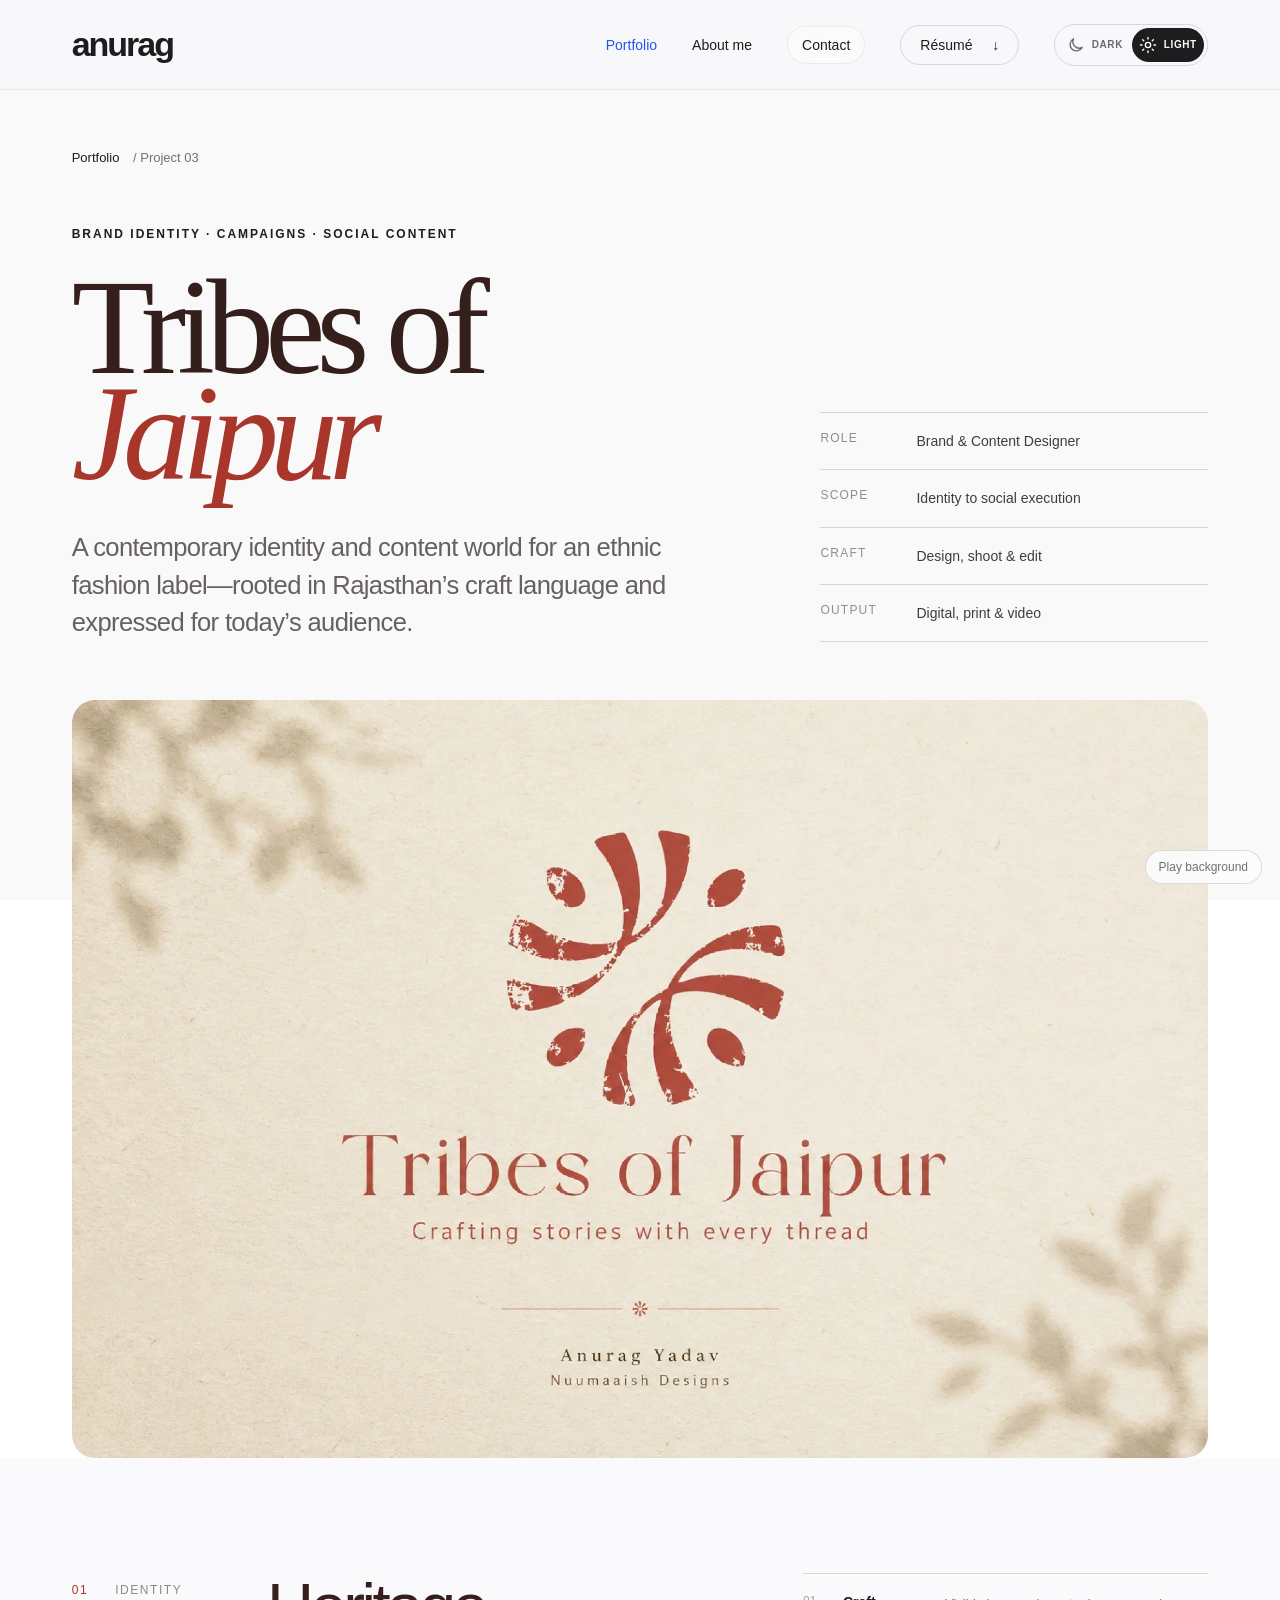
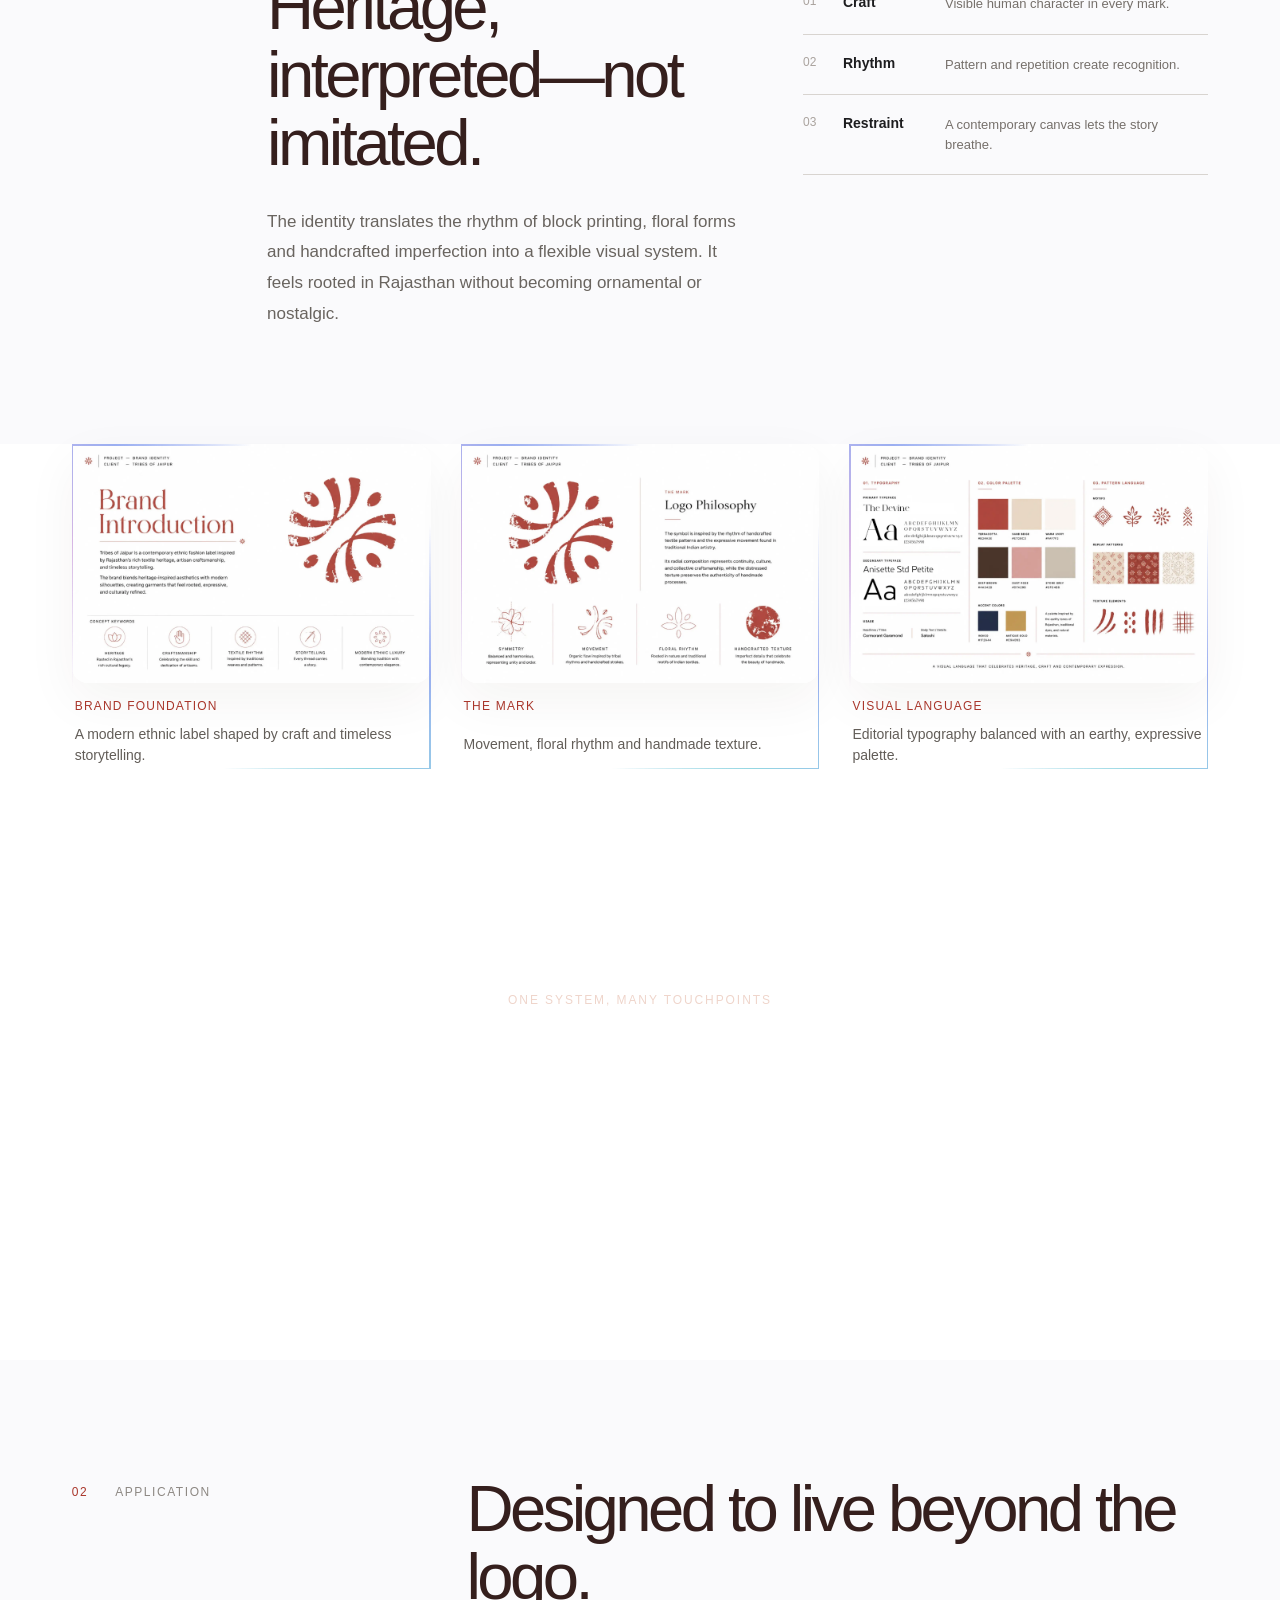
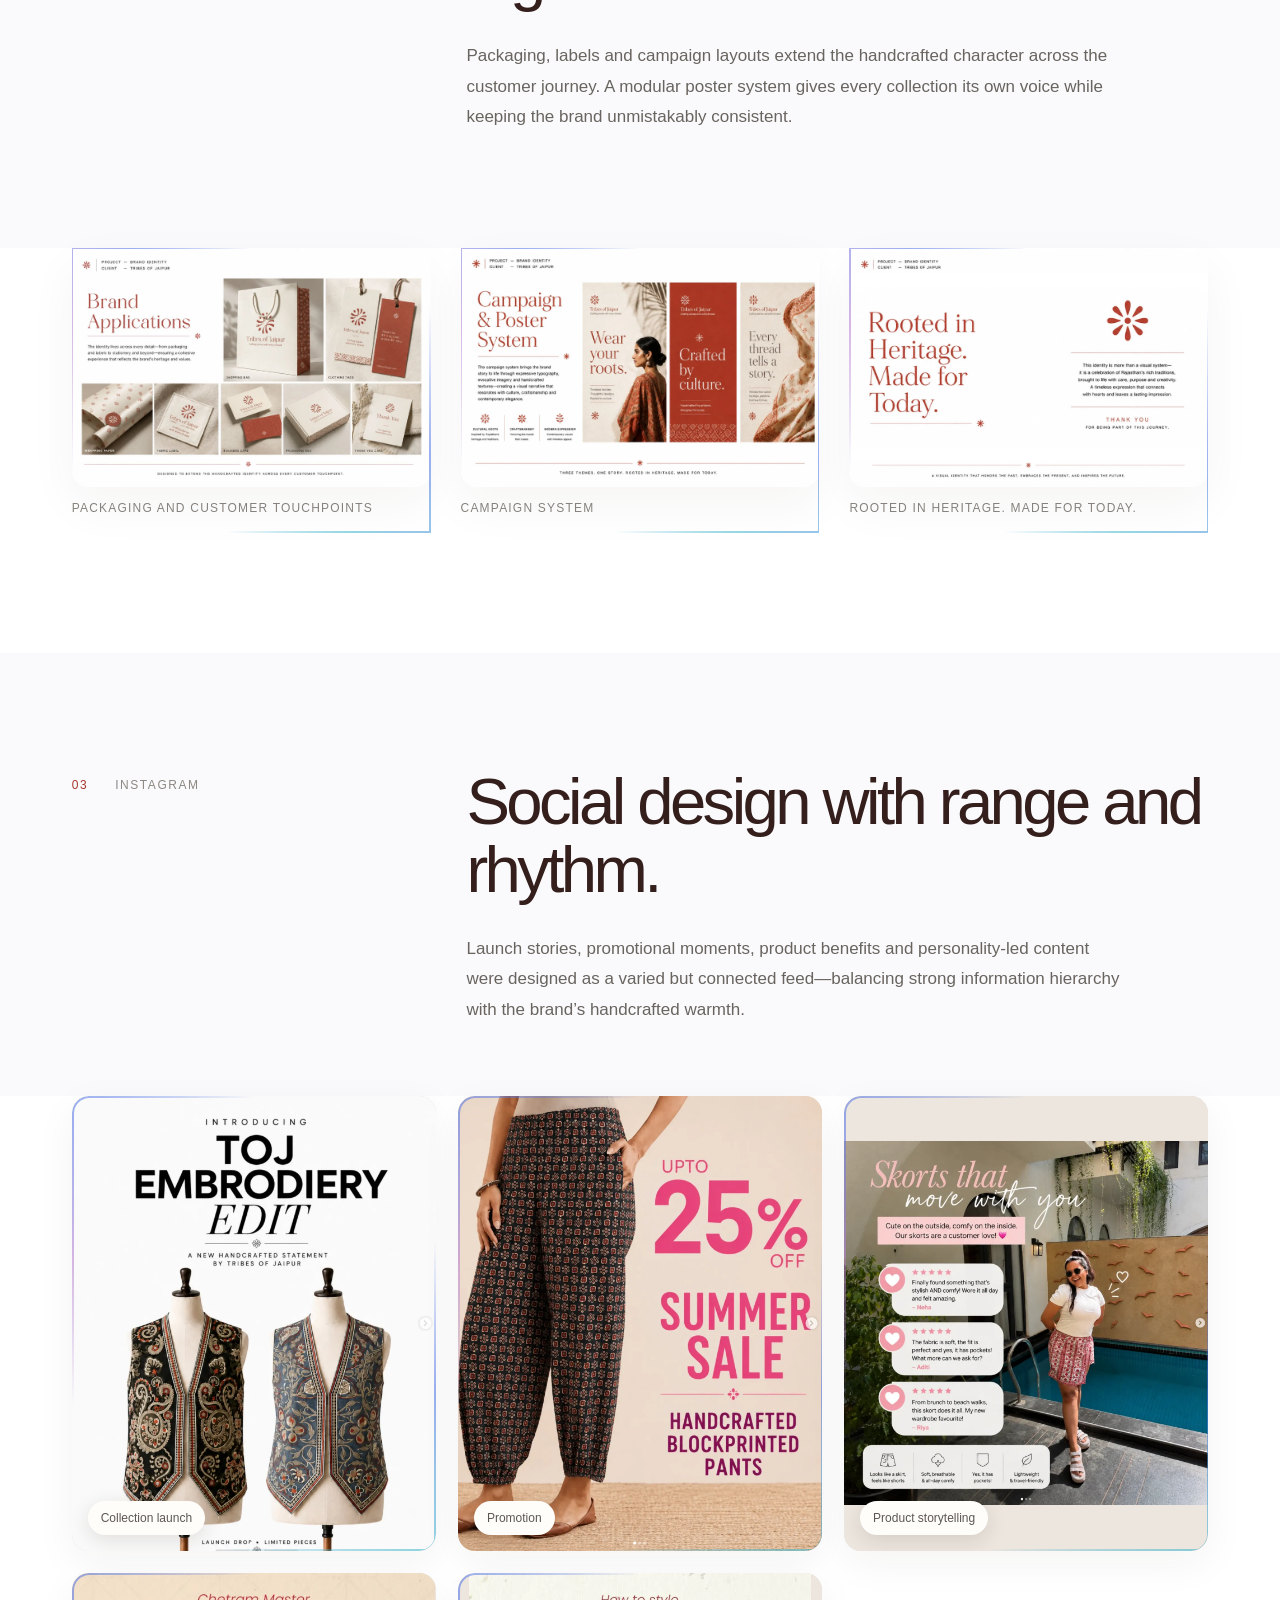
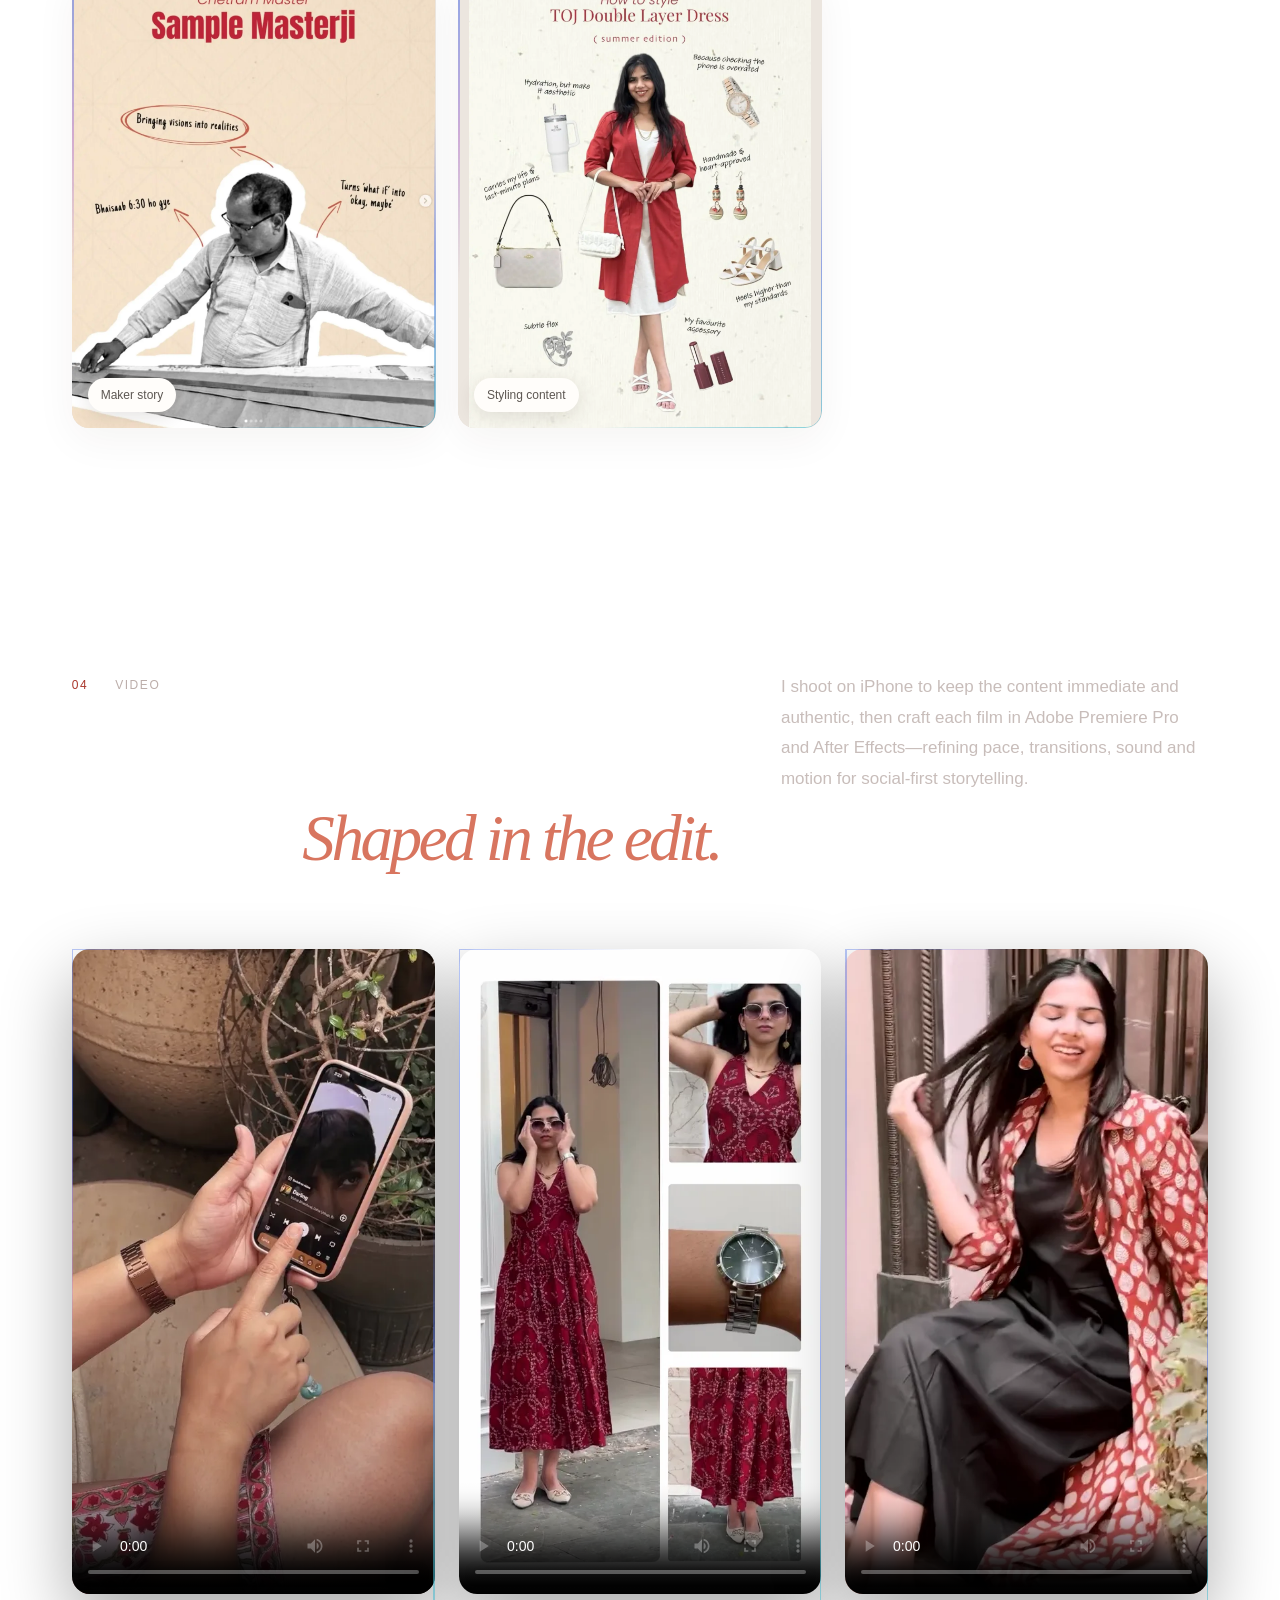
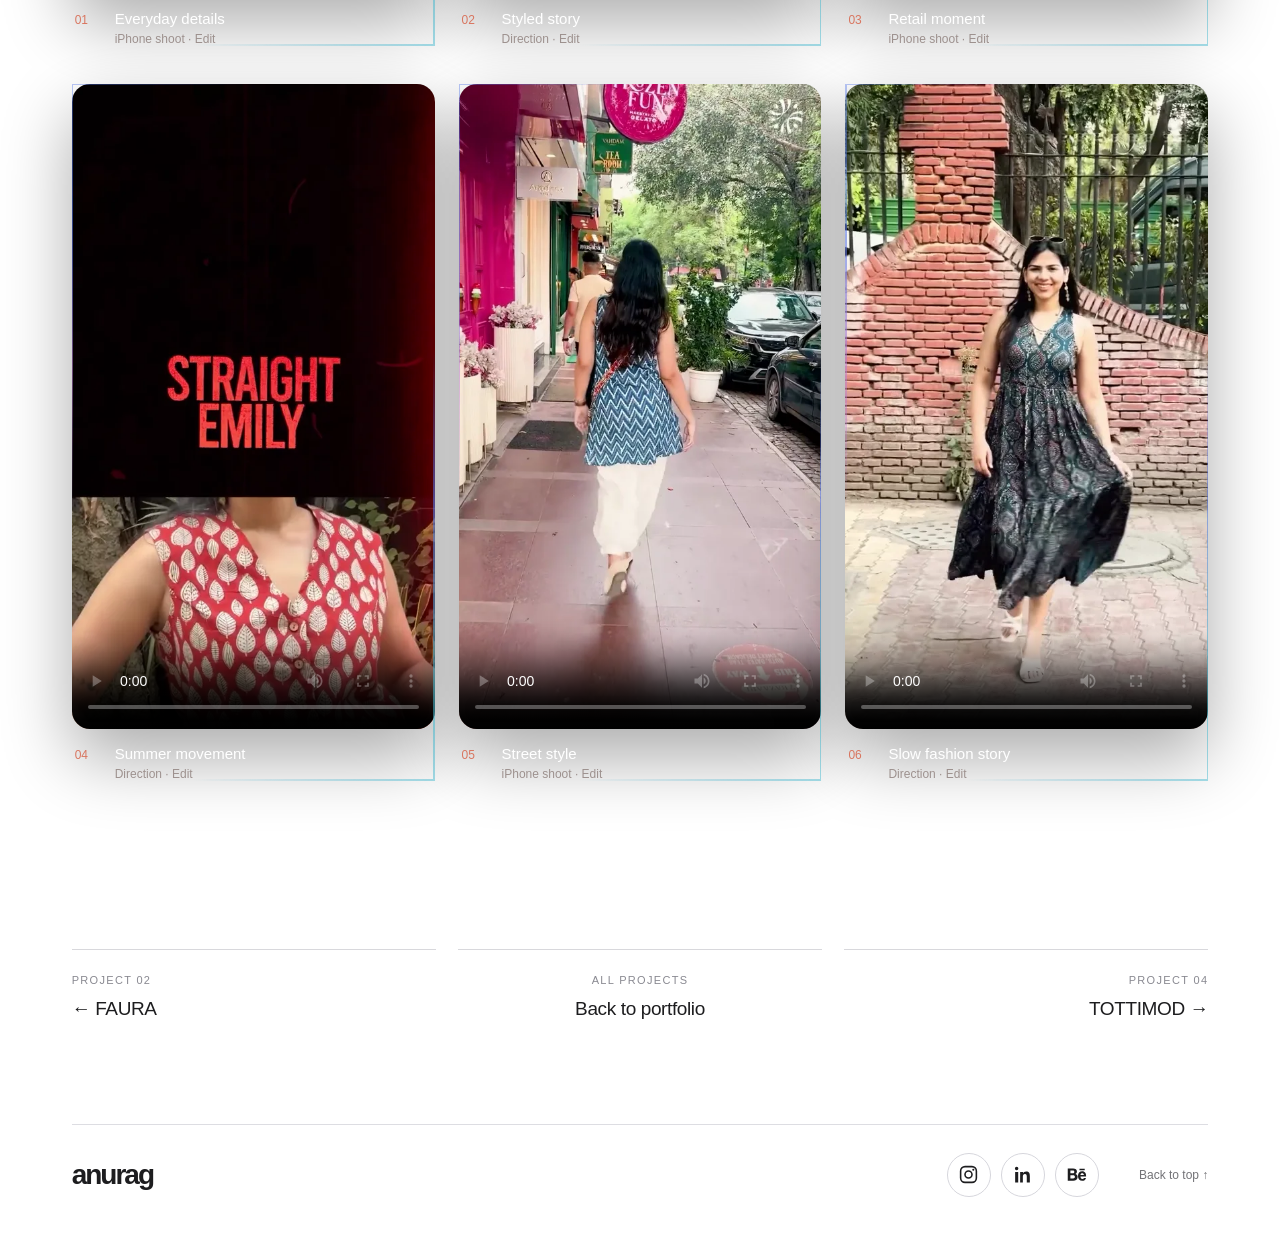
<file: portfolio/tribes-of-jaipur/index.html>
<!doctype html>
<html lang="en">
<head>
  <meta charset="UTF-8">
  <meta name="viewport" content="width=device-width, initial-scale=1">
  <meta name="theme-color" content="#f8f8fa">
  <meta name="description" content="Tribes of Jaipur brand identity, campaign design, social content and mobile video case study by Anurag Yadav.">
  <title>Tribes of Jaipur Case Study — Anurag Yadav</title>
  <link rel="stylesheet" href="../../style.css">
  <link rel="stylesheet" href="../../tribes-case-study.css">
  <link rel="stylesheet" href="../../theme.css"><script src="../../theme.js"></script>
  <link rel="icon" type="image/png" href="/assets/favicon.png">
</head>
<body class="tribes-case-page">
  <a class="skip" href="#tribes-content">Skip to case study</a>
  <header>
    <a class="wordmark" href="../../" aria-label="Anurag Yadav home">anurag</a>
    <nav aria-label="Main navigation">
      <a href="../" aria-current="page">Portfolio</a>
      <a href="../../about/">About me</a>
      <a class="nav-resume" href="../../assets/Anurag_Yadav_Resume.pdf" download>Résumé <span aria-hidden="true">↓</span></a>
    </nav>
  </header>

  <main id="tribes-content">
    <section class="toj-hero">
      <div class="toj-hero-copy">
        <a class="breadcrumb" href="../">Portfolio <span>/ Project 03</span></a>
        <div class="eyebrow">BRAND IDENTITY · CAMPAIGNS · SOCIAL CONTENT</div>
        <h1>Tribes of<br><em>Jaipur</em></h1>
        <p>A contemporary identity and content world for an ethnic fashion label—rooted in Rajasthan’s craft language and expressed for today’s audience.</p>
      </div>
      <dl class="toj-facts">
        <div><dt>Role</dt><dd>Brand &amp; Content Designer</dd></div>
        <div><dt>Scope</dt><dd>Identity to social execution</dd></div>
        <div><dt>Craft</dt><dd>Design, shoot &amp; edit</dd></div>
        <div><dt>Output</dt><dd>Digital, print &amp; video</dd></div>
      </dl>
    </section>

    <figure class="toj-cover">
      <img src="../../assets/tribes/brand/01.webp" alt="Tribes of Jaipur brand identity cover featuring the handcrafted red symbol" width="1800" height="1200" fetchpriority="high">
    </figure>

    <section class="toj-intro toj-section">
      <div class="toj-kicker"><span>01</span><span>Identity</span></div>
      <div class="toj-intro-copy">
        <h2>Heritage, interpreted—not imitated.</h2>
        <p>The identity translates the rhythm of block printing, floral forms and handcrafted imperfection into a flexible visual system. It feels rooted in Rajasthan without becoming ornamental or nostalgic.</p>
      </div>
      <div class="toj-pillars" aria-label="Brand principles">
        <div><span>01</span><strong>Craft</strong><p>Visible human character in every mark.</p></div>
        <div><span>02</span><strong>Rhythm</strong><p>Pattern and repetition create recognition.</p></div>
        <div><span>03</span><strong>Restraint</strong><p>A contemporary canvas lets the story breathe.</p></div>
      </div>
    </section>

    <section class="toj-brand-grid" aria-label="Brand identity system">
      <figure class="toj-brand-card toj-brand-card--wide">
        <img src="../../assets/tribes/brand/02.webp" alt="Tribes of Jaipur brand introduction and concept keywords" width="1800" height="1200" loading="lazy">
        <figcaption><span>Brand foundation</span><strong>A modern ethnic label shaped by craft and timeless storytelling.</strong></figcaption>
      </figure>
      <figure class="toj-brand-card">
        <img src="../../assets/tribes/brand/03.webp" alt="Tribes of Jaipur logo philosophy and symbol construction" width="1800" height="1200" loading="lazy">
        <figcaption><span>The mark</span><strong>Movement, floral rhythm and handmade texture.</strong></figcaption>
      </figure>
      <figure class="toj-brand-card">
        <img src="../../assets/tribes/brand/04.webp" alt="Tribes of Jaipur typography, colour palette and pattern language" width="1800" height="1200" loading="lazy">
        <figcaption><span>Visual language</span><strong>Editorial typography balanced with an earthy, expressive palette.</strong></figcaption>
      </figure>
    </section>

    <section class="toj-statement">
      <span>One system, many touchpoints</span>
      <p>From the label in the garment to the story in the feed, the identity stays recognisable without repeating itself.</p>
    </section>

    <section class="toj-section toj-split-heading">
      <div class="toj-kicker"><span>02</span><span>Application</span></div>
      <div>
        <h2>Designed to live beyond the logo.</h2>
        <p>Packaging, labels and campaign layouts extend the handcrafted character across the customer journey. A modular poster system gives every collection its own voice while keeping the brand unmistakably consistent.</p>
      </div>
    </section>

    <section class="toj-application-grid">
      <figure class="toj-application-main"><img src="../../assets/tribes/brand/05.webp" alt="Tribes of Jaipur identity applied across shopping bags, tags, wrapping paper, labels and packaging" width="1800" height="1200" loading="lazy"><figcaption>Packaging and customer touchpoints</figcaption></figure>
      <figure><img src="../../assets/tribes/brand/06.webp" alt="Tribes of Jaipur campaign and poster system" width="1800" height="1200" loading="lazy"><figcaption>Campaign system</figcaption></figure>
      <figure><img src="../../assets/tribes/brand/07.webp" alt="Tribes of Jaipur closing brand statement" width="1800" height="1200" loading="lazy"><figcaption>Rooted in heritage. Made for today.</figcaption></figure>
    </section>

    <section class="toj-social-section">
      <div class="toj-section toj-split-heading toj-social-heading">
        <div class="toj-kicker"><span>03</span><span>Instagram</span></div>
        <div>
          <h2>Social design with range and rhythm.</h2>
          <p>Launch stories, promotional moments, product benefits and personality-led content were designed as a varied but connected feed—balancing strong information hierarchy with the brand’s handcrafted warmth.</p>
        </div>
      </div>
      <div class="toj-social-bento" aria-label="Selected Instagram creatives">
        <figure class="social-tile social-tile--tall"><img src="../../assets/tribes/social/01.webp" alt="Tribes of Jaipur embroidery edit launch post" width="1300" height="1800" loading="lazy"><figcaption>Collection launch</figcaption></figure>
        <figure class="social-tile social-tile--feature"><img src="../../assets/tribes/social/02.webp" alt="Tribes of Jaipur summer sale post for handcrafted block printed pants" width="1300" height="1800" loading="lazy"><figcaption>Promotion</figcaption></figure>
        <figure class="social-tile social-tile--wide"><img src="../../assets/tribes/social/03.webp" alt="Tribes of Jaipur product benefit and customer review post" width="1300" height="1300" loading="lazy"><figcaption>Product storytelling</figcaption></figure>
        <figure class="social-tile"><img src="../../assets/tribes/social/04.webp" alt="Tribes of Jaipur artisan story post" width="1300" height="1600" loading="lazy"><figcaption>Maker story</figcaption></figure>
        <figure class="social-tile"><img src="../../assets/tribes/social/05.webp" alt="Tribes of Jaipur styling guide post" width="1300" height="1600" loading="lazy"><figcaption>Styling content</figcaption></figure>
      </div>
    </section>

    <section class="toj-video-section">
      <div class="toj-video-heading">
        <div class="toj-kicker toj-kicker--light"><span>04</span><span>Video</span></div>
        <h2>Shot in the moment.<br><em>Shaped in the edit.</em></h2>
        <p>I shoot on iPhone to keep the content immediate and authentic, then craft each film in Adobe Premiere Pro and After Effects—refining pace, transitions, sound and motion for social-first storytelling.</p>
      </div>
      <div class="toj-video-grid" aria-label="Selected Tribes of Jaipur videos">
        <figure class="video-card video-card--lead"><video controls playsinline preload="metadata" poster="../../assets/tribes/video/video-22812-poster.webp" aria-label="Play Tribes of Jaipur video one"><source src="../../assets/tribes/video/video-22812.mp4" type="video/mp4">Your browser does not support embedded video.</video><figcaption><span>01</span><strong>Everyday details</strong><small>iPhone shoot · Edit</small></figcaption></figure>
        <figure class="video-card"><video controls playsinline preload="metadata" poster="../../assets/tribes/video/video-26731-poster.webp" aria-label="Play Tribes of Jaipur video two"><source src="../../assets/tribes/video/video-26731.mp4" type="video/mp4">Your browser does not support embedded video.</video><figcaption><span>02</span><strong>Styled story</strong><small>Direction · Edit</small></figcaption></figure>
        <figure class="video-card"><video controls playsinline preload="metadata" poster="../../assets/tribes/video/video-35534-poster.webp" aria-label="Play Tribes of Jaipur video three"><source src="../../assets/tribes/video/video-35534.mp4" type="video/mp4">Your browser does not support embedded video.</video><figcaption><span>03</span><strong>Retail moment</strong><small>iPhone shoot · Edit</small></figcaption></figure>
        <figure class="video-card"><video controls playsinline preload="metadata" poster="../../assets/tribes/video/video-38165-poster.webp" aria-label="Play Tribes of Jaipur video four"><source src="../../assets/tribes/video/video-38165.mp4" type="video/mp4">Your browser does not support embedded video.</video><figcaption><span>04</span><strong>Summer movement</strong><small>Direction · Edit</small></figcaption></figure>
        <figure class="video-card"><video controls playsinline preload="metadata" poster="../../assets/tribes/video/video-89235-poster.webp" aria-label="Play Tribes of Jaipur video five"><source src="../../assets/tribes/video/video-89235.mp4" type="video/mp4">Your browser does not support embedded video.</video><figcaption><span>05</span><strong>Street style</strong><small>iPhone shoot · Edit</small></figcaption></figure>
        <figure class="video-card video-card--end"><video controls playsinline preload="metadata" poster="../../assets/tribes/video/video-91931-poster.webp" aria-label="Play Tribes of Jaipur video six"><source src="../../assets/tribes/video/video-91931.mp4" type="video/mp4">Your browser does not support embedded video.</video><figcaption><span>06</span><strong>Slow fashion story</strong><small>Direction · Edit</small></figcaption></figure>
      </div>
    </section>

    <nav class="toj-pagination" aria-label="Project navigation">
      <a href="../faura/"><span>Project 02</span><strong>← FAURA</strong></a>
      <a href="../"><span>All projects</span><strong>Back to portfolio</strong></a>
      <a href="../tottimod/"><span>Project 04</span><strong>TOTTIMOD →</strong></a>
    </nav>
  </main>

  <footer>
    <a class="wordmark" href="../../">anurag</a>
    <div class="social-icons" aria-label="Social profiles">
      <a href="https://www.instagram.com/thetrail_kid/" target="_blank" rel="noopener noreferrer" aria-label="Instagram (opens in new tab)" title="Instagram"><svg viewBox="0 0 24 24" width="21" height="21" fill="currentColor" aria-hidden="true"><rect x="3" y="3" width="18" height="18" rx="5" fill="none" stroke="currentColor" stroke-width="1.8"/><circle cx="12" cy="12" r="4" fill="none" stroke="currentColor" stroke-width="1.8"/><circle cx="17.5" cy="6.5" r="1.2"/></svg></a>
      <a href="https://www.linkedin.com/in/anuragyadav7149/" target="_blank" rel="noopener noreferrer" aria-label="LinkedIn (opens in new tab)" title="LinkedIn"><svg viewBox="0 0 24 24" width="21" height="21" fill="currentColor" aria-hidden="true"><path d="M5.3 3.2a2 2 0 1 0 0 4 2 2 0 0 0 0-4ZM3.6 9h3.5v12H3.6V9Zm5.7 0h3.3v1.6h.1c.5-.9 1.6-1.9 3.4-1.9 3.6 0 4.3 2.3 4.3 5.4V21h-3.5v-6.1c0-1.5 0-3.4-2.1-3.4s-2.4 1.6-2.4 3.3V21H9.3V9Z"/></svg></a>
      <a href="https://www.behance.net/anurag8484" target="_blank" rel="noopener noreferrer" aria-label="Behance (opens in new tab)" title="Behance"><svg viewBox="0 0 24 24" width="21" height="21" fill="currentColor" aria-hidden="true"><path d="M2 5h6c3 0 4.5 1.4 4.5 3.6 0 1.3-.6 2.2-1.7 2.8 1.7.5 2.5 1.7 2.5 3.4 0 2.8-2.1 4.2-5 4.2H2V5Zm3 2.5v3h2.8c1.1 0 1.7-.5 1.7-1.5s-.6-1.5-1.7-1.5H5Zm0 5.3v3.7h3.1c1.4 0 2.1-.6 2.1-1.8 0-1.3-.7-1.9-2.1-1.9H5Zm10.4-7.4h6v1.8h-6V5.4ZM23 14.4h-6.5c.1 1.8.9 2.6 2.2 2.6.9 0 1.6-.4 1.9-1.1h2.3c-.7 2.2-2.2 3.3-4.3 3.3-3.1 0-4.9-2.2-4.9-5.4 0-3.1 1.9-5.4 4.8-5.4 3.3 0 4.7 2.7 4.5 6Zm-6.5-1.8h4c-.2-1.5-.9-2.1-2-2.1s-1.9.7-2 2.1Z"/></svg></a>
    </div>
    <a href="#">Back to top ↑</a>
  </footer>
  <script>
    const films = document.querySelectorAll('.toj-video-grid video');
    films.forEach((film) => film.addEventListener('play', () => films.forEach((other) => { if (other !== film) other.pause(); })));
  </script>
</body>
</html>
</file>
<file: style.css>
:root{--ink:#1d1d1f;--muted:#727276;--blue:#2554ed;--paper:#f8f8fa}*{box-sizing:border-box}html{scroll-behavior:smooth;scroll-padding-top:95px}body{margin:0;background:var(--paper);color:var(--ink);font-family:-apple-system,BlinkMacSystemFont,"Helvetica Neue",Arial,sans-serif;-webkit-font-smoothing:antialiased}a{color:inherit;text-decoration:none}button{font:inherit;color:inherit}button,a{-webkit-tap-highlight-color:transparent}button:focus-visible,a:focus-visible{outline:3px solid var(--blue);outline-offset:6px}.skip{position:fixed;top:-100px;background:white;padding:18px;z-index:20}.skip:focus{top:10px}header{height:90px;display:flex;align-items:center;justify-content:space-between;padding:0 5.6%;position:sticky;top:0;z-index:5;background:rgba(248,248,250,.88);backdrop-filter:blur(20px);border-bottom:1px solid #e9e9ed}.wordmark{font-size:34px;letter-spacing:-2px;font-weight:750}.wordmark span{font-size:13px;vertical-align:top;letter-spacing:0;display:inline-block;margin:5px 0 0 4px}nav{display:flex;gap:35px;align-items:center;font-size:14px;font-weight:500}nav a{transition:color .2s}nav a:hover{color:var(--blue)}.nav-resume{border:1px solid #d6d6db;border-radius:30px;padding:11px 19px}.nav-resume span{margin-left:16px}main{max-width:1600px;margin:auto}.hero{padding:83px 5.6% 68px}.eyebrow{font-size:12px;letter-spacing:2px;font-weight:600}.hero h1{font-size:clamp(66px,8.6vw,132px);line-height:1.02;letter-spacing:-.072em;font-weight:650;margin:31px 0 37px}.hero h1 span{color:#96969b}.hero-bottom{display:flex;justify-content:space-between;align-items:end;gap:30px}.hero p{font-size:18px;line-height:1.65;margin:0;color:#606065}.round-link{display:flex;align-items:center;gap:22px;font-size:14px}.circle{display:grid;place-items:center;border:1px solid #d2d2d8;border-radius:50%;width:49px;height:49px;font-size:22px;transition:.25s}.round-link:hover .circle{background:var(--ink);color:white;transform:translateY(3px)}.work{padding:32px 5.6% 92px}.section-label{display:flex;align-items:center;justify-content:space-between;margin-bottom:26px}.section-label h2{font-weight:550;font-size:19px;letter-spacing:-.5px;margin:0}.section-label>span{font-size:11px;letter-spacing:1.4px;color:var(--muted)}.project{display:block;padding:0;border:0;background:none;text-align:left;width:100%;cursor:pointer}.artwork{position:relative;overflow:hidden;border-radius:17px}.aera{aspect-ratio:1.92;background:#dfe6ef}.aera img{width:100%;height:100%;object-fit:cover;transition:transform .8s cubic-bezier(.2,.7,.2,1)}.project:hover .aera img{transform:scale(1.035)}.project-pill{position:absolute;top:25px;left:25px;padding:9px 13px;background:#ffffffbd;backdrop-filter:blur(10px);border-radius:25px;font-size:10px;letter-spacing:1px}.open-project{position:absolute;bottom:24px;right:24px;background:white;border-radius:50%;width:46px;height:46px;display:grid;place-items:center;font-size:23px;transition:transform .3s}.project:hover .open-project{transform:rotate(45deg)}.project-caption{display:flex;justify-content:space-between;gap:20px;padding:21px 2px 0}.project-caption h3{font-size:23px;letter-spacing:-.6px;margin:0 0 6px;font-weight:550}.project-caption p{margin:0;color:var(--muted);font-size:14px}.project-caption>span{font-size:12px;color:var(--muted);padding-top:6px}.project-grid{display:grid;grid-template-columns:1fr 1fr;gap:28px;margin-top:47px}.project-grid .artwork{aspect-ratio:1.09}.poster{background:#dfed49;padding:7%;color:#202222;display:flex;flex-direction:column;justify-content:space-between}.poster-top{font-size:10px;line-height:1.5;letter-spacing:1px}.poster-title{position:relative;font-size:clamp(50px,6.7vw,106px);line-height:.85;font-weight:900;letter-spacing:-.065em;margin-top:10px}.poster-title>span:not(.asterisk){display:block;font-style:italic}.asterisk{position:absolute;right:2%;top:-12%;font-size:1.4em;font-weight:300}.poster-bottom{font-size:12px;margin-top:20px}.mono{background:#25262a;color:#f5f4ee;padding:7%;display:flex;flex-direction:column;justify-content:space-between}.mono-top{font-size:20px;font-weight:600;letter-spacing:-1px;display:flex;justify-content:space-between;align-items:center}.mono-top span{font-size:8px;letter-spacing:1px}.mono-type{font-size:clamp(44px,5.7vw,90px);line-height:.96;letter-spacing:-.06em;font-weight:400}.mono-type i{font-family:Georgia,serif;font-weight:400}.mono-bottom{display:flex;justify-content:space-between;letter-spacing:1px;font-size:9px}.mono .open-project{bottom:18%;background:#f5f4ee;color:#222}.concept-note{font-size:12px;color:var(--muted);margin-top:29px}.about{background:#efeff2;padding:80px 5.6% 90px}.about-layout{display:grid;grid-template-columns:1fr 1fr;gap:60px;margin-top:33px}.about h2{font-size:clamp(45px,5.4vw,80px);font-weight:550;line-height:1.03;letter-spacing:-.055em;margin:0}.about h2 span{color:#929298}.about-copy .large{font-size:27px;line-height:1.35;color:var(--ink);margin:3px 0 24px;letter-spacing:-.6px;max-width:460px}.about-copy>p{color:#6a6a71;font-size:16px;line-height:1.8;max-width:480px}.disciplines{display:grid;grid-template-columns:1fr 1fr;gap:16px;font-size:14px;margin-top:29px;padding-top:25px;border-top:1px solid #d6d6dc}.resume{padding:91px 5.6%;display:flex;justify-content:space-between;align-items:center;gap:35px}.resume h2{font-size:45px;letter-spacing:-2px;font-weight:550;margin:18px 0 14px}.resume p{font-size:16px;color:var(--muted);margin:0;line-height:1.6}.resume-action{display:flex;flex-direction:column;align-items:center;gap:14px;flex-shrink:0}.primary{background:var(--blue);color:white;border-radius:30px;padding:17px 24px;font-size:15px;transition:background .2s,transform .2s}.primary:hover{background:#1742d0;transform:translateY(-2px)}.primary span{margin-left:24px}.resume-action>span{font-size:12px;color:var(--muted)}footer{margin:0 5.6%;padding:28px 0 36px;border-top:1px solid #dddde2;display:flex;align-items:center;justify-content:space-between;gap:20px}footer .wordmark{font-size:28px}footer>span,footer>a:last-child{font-size:12px;color:var(--muted)}dialog{border:0;border-radius:22px;max-width:740px;width:calc(100% - 32px);padding:0;box-shadow:0 30px 120px #0003;color:var(--ink);max-height:85vh}dialog::backdrop{background:#10102080;backdrop-filter:blur(12px)}.close{position:sticky;top:20px;float:right;margin:20px 20px 0 0;border:0;background:#eeeef1;border-radius:50%;width:38px;height:38px;font-size:26px;cursor:pointer}.dialog-inner{padding:68px 55px 45px}.dialog-inner h2{font-size:65px;letter-spacing:-3px;margin:18px 0}.dialog-intro{font-size:23px;color:#73737a;line-height:1.4}.dialog-rule{height:1px;background:#e4e4e8;margin:30px 0}.story{display:grid;grid-template-columns:125px 1fr;gap:23px}.story h3{font-size:14px;margin:3px 0}.story p{margin:0;font-size:16px;line-height:1.7;color:#66666e}.dialog-note{font-size:12px;color:#85858c;margin:35px 0 0}@media(min-width:1600px){header,footer{padding-left:max(5.6%,calc((100vw - 1420px)/2));padding-right:max(5.6%,calc((100vw - 1420px)/2))}footer{margin:0}}@media(max-width:700px){header{height:76px}nav{gap:19px;font-size:13px}.nav-resume{padding:9px 13px}.nav-resume span{margin-left:5px}.hero{padding-top:54px;padding-bottom:43px}.hero h1{font-size:clamp(54px,11.3vw,79px);margin-top:24px;letter-spacing:-.065em}.hero-bottom{align-items:start;flex-direction:column;gap:23px}.hero p{font-size:16px}.desktop{display:none}.round-link{gap:15px}.circle{width:38px;height:38px}.section-label>span{font-size:9px;letter-spacing:.4px}.section-label h2{font-size:16px}.work{padding-top:21px;padding-bottom:50px}.aera{aspect-ratio:1.22}.project-pill{top:16px;left:16px;font-size:8px}.project-caption{flex-direction:column;gap:8px}.project-caption>span{padding:0;font-size:11px}.project-grid{grid-template-columns:1fr;gap:32px;margin-top:32px}.poster-title{font-size:20vw}.mono-type{font-size:18vw}.artwork{border-radius:13px}.about{padding-top:50px;padding-bottom:50px}.about-layout{grid-template-columns:1fr;gap:27px}.about h2{font-size:57px}.about-copy .large{font-size:25px}.resume{flex-direction:column;align-items:flex-start;padding-top:55px;padding-bottom:55px}.resume h2{font-size:36px;letter-spacing:-1.5px}.resume-action{align-items:start}.resume-action>span{margin-left:20px}footer{flex-wrap:wrap}footer>span{display:none}.dialog-inner{padding:66px 28px 35px}.dialog-inner h2{font-size:50px}.story{grid-template-columns:1fr;gap:12px}.story p{margin-bottom:15px}}@media(prefers-reduced-motion:reduce){html{scroll-behavior:auto}*,*:before,*:after{transition:none!important}}
.role{font-size:20px;font-weight:500;letter-spacing:-.4px;margin:0 0 14px}.role span{color:#aaa;margin:0 5px}.hero h1{font-size:clamp(62px,7.8vw,118px)}.hero h1 span{color:var(--blue)}.metrics{display:grid;grid-template-columns:repeat(4,1fr);gap:25px;border-top:1px solid #dddde2;margin-top:55px;padding-top:28px}.metrics strong{display:block;font-size:37px;letter-spacing:-1.8px;font-weight:550}.metrics span{display:block;font-size:13px;color:#65656c;margin-top:8px}.section-label>a{font-size:14px;color:var(--blue)}.engagements{display:grid;grid-template-columns:repeat(3,1fr);gap:20px}.engagement{min-height:440px;padding:28px;border-radius:20px;display:flex;flex-direction:column;justify-content:space-between;transition:transform .25s,box-shadow .25s}.engagement:hover{transform:translateY(-5px);box-shadow:0 20px 40px #0001}.blue{background:#2554ed;color:white}.dark{background:#202124;color:#fafafa}.light{background:#e9e9ed;color:#1d1d1f}.card-top{font-size:11px;letter-spacing:.8px;display:flex;justify-content:space-between;gap:15px;line-height:1.5}.card-top>span{font-size:21px}.engagement h3{font-size:clamp(30px,3.7vw,54px);line-height:1.08;letter-spacing:-2px;font-weight:500;margin:34px 0}.engagement h3 i{font-family:Georgia,serif;font-weight:400}.period{color:#bdd75e}.card-bottom strong{font-size:16px;font-weight:550}.card-bottom p{font-size:13px;line-height:1.6;margin:9px 0 18px}.card-bottom>span{font-size:12px;opacity:.75}.full-about{padding:78px 5.6% 50px;background:#efeff2}.about-heading{display:flex;justify-content:space-between;align-items:center;gap:30px;margin-bottom:60px}.about-heading h2{font-size:clamp(40px,5.5vw,78px);line-height:1.04;letter-spacing:-.055em;font-weight:550;margin:24px 0 0}.about-heading h2 span{color:#898991}.about-heading .primary{white-space:nowrap}.resume-layout{display:grid;grid-template-columns:230px 1fr;gap:65px;align-items:start}.resume-layout aside{position:sticky;top:120px}.resume-layout aside nav{display:flex;flex-direction:column;align-items:stretch;gap:4px}.resume-layout aside a{padding:11px 0;font-size:14px;color:#61616b}.resume-layout aside a:hover{color:var(--blue)}.resume-content{min-width:0}.resume-content>section{padding:0 0 48px;margin-bottom:48px;border-bottom:1px solid #d6d6de;scroll-margin-top:115px}.resume-content>section:last-child{border:0;margin:0}.resume-content h3{font-size:34px;font-weight:550;line-height:1.15;letter-spacing:-1px;margin:17px 0 25px}.resume-content h4{font-size:19px;font-weight:550;line-height:1.4;letter-spacing:-.3px;margin:0 0 8px}.resume-content p,.resume-content li{font-size:16px;line-height:1.8;color:#555560}.resume-content ul{padding-left:20px;margin:15px 0 0}.resume-content li{padding-left:5px;margin-bottom:14px}.resume-content .summary{margin-top:0}.contact-links{display:flex;flex-wrap:wrap;column-gap:24px;row-gap:13px;margin:27px 0 10px}.contact-links a{font-size:14px;color:var(--blue);overflow-wrap:anywhere}.resume-content .location{font-size:14px}.job{display:grid;grid-template-columns:125px 1fr;gap:22px;padding:26px 0;border-top:1px solid #d6d6de}.job-meta{font-size:12px;line-height:1.8;color:#656570;padding-top:3px}.resume-content .company{font-size:14px;margin:0 0 15px;color:#767681}.job ul{margin:0}.skill-group,.freelance-item{margin-top:28px}.skill-group p,.freelance-item p{margin:0}.freelance-item{border-top:1px solid #d6d6de;padding-top:25px}.resume h2{line-height:1.1}.resume p a{color:var(--blue)}@media(max-width:1000px){.engagements{grid-template-columns:1fr}.engagement{min-height:340px}.engagement h3{font-size:48px}.resume-layout{grid-template-columns:180px 1fr;gap:30px}.job{grid-template-columns:1fr;gap:8px}.about-heading{align-items:start;flex-direction:column}}@media(max-width:700px){.hero h1{font-size:clamp(46px,10.3vw,72px)}.role{font-size:17px;line-height:1.5}.metrics{grid-template-columns:1fr 1fr;gap:28px;margin-top:35px}.metrics strong{font-size:32px}.metrics span{font-size:12px}.section-label{align-items:start;gap:20px}.section-label>a{font-size:12px;max-width:140px;text-align:right}.full-about{padding-top:48px}.about-heading{gap:26px;margin-bottom:35px}.about-heading h2{font-size:48px}.resume-layout{grid-template-columns:1fr;gap:35px}.resume-layout aside{position:static}.resume-layout aside nav{display:grid;grid-template-columns:1fr 1fr;gap:0 12px;padding-bottom:20px;border-bottom:1px solid #d6d6de}.resume-layout aside a{font-size:13px;padding:8px 0}.resume-content h3{font-size:29px}.resume-content p,.resume-content li{font-size:16px}.resume-content>section{padding-bottom:30px;margin-bottom:35px}.engagement{padding:26px;min-height:370px}.resume p a{overflow-wrap:anywhere}}
.contact-identity{display:flex;flex-direction:column;gap:12px}.footer-contact{font-size:16px;line-height:1.6}.footer-contact a:first-child{color:var(--blue)}.footer-contact a:last-child{color:var(--muted)}header nav a[aria-current=page]{color:var(--blue)}.portfolio-intro{padding:40px 5.6% 50px}.breadcrumb{font-size:13px;display:inline-block;margin-bottom:56px}.breadcrumb span{margin-left:10px;color:var(--muted)}.portfolio-intro h1{font-size:clamp(65px,8.5vw,128px);letter-spacing:-.065em;font-weight:550;line-height:1.01;margin:28px 0 32px}.portfolio-intro h1 span{color:var(--blue)}.portfolio-intro-bottom{display:flex;align-items:end;justify-content:space-between;gap:30px}.portfolio-intro-bottom p{font-size:18px;line-height:1.65;color:#606065;margin:0}.portfolio-intro-bottom>span{font-size:12px;letter-spacing:1.5px;color:var(--muted)}.portfolio-grid{padding:0 5.6% 60px;display:grid;grid-template-columns:1fr 1fr;gap:48px 28px}.portfolio-item{min-width:0;scroll-margin-top:110px}.project-cover{min-height:360px;aspect-ratio:1.3;border-radius:18px;padding:30px;display:flex;flex-direction:column;justify-content:space-between}.project-index,.project-discipline{font-size:11px;letter-spacing:1.2px;line-height:1.5;min-height:16px}.project-cover h2{font-size:clamp(34px,4.7vw,70px);font-weight:550;line-height:1.08;letter-spacing:-.045em;margin:35px 0;overflow-wrap:break-word}.faura-card{background:#eef0ed;color:#242c27}.faura-card h2{font-family:Georgia,serif;font-weight:400;letter-spacing:.06em}.tribes-card{background:#652c34;color:#fbede6}.tribes-card h2{font-family:Georgia,serif;font-weight:400;max-width:300px}.tottimod-card{background:#e3ef67;color:#282d26}.tottimod-card h2{font-weight:800;font-size:clamp(32px,4.2vw,62px)}.aquatan-card{background:#d3eaf1;color:#124d66}.sky-card{background:#232b3f;color:#f4f5fa}.sky-card h2{font-family:Georgia,serif;font-weight:400;max-width:370px}.portfolio-description{padding:22px 2px 0}.portfolio-description h3{font-size:22px;letter-spacing:-.5px;font-weight:550;margin:0 0 10px}.portfolio-description p{font-size:15px;line-height:1.75;color:#686872;max-width:550px;margin:0}.portfolio-grid+.resume{border-top:1px solid #dedee5}@media(max-width:700px){.portfolio-intro{padding-top:26px;padding-bottom:35px}.breadcrumb{margin-bottom:38px}.portfolio-intro h1{font-size:clamp(58px,12vw,80px)}.portfolio-intro-bottom p{font-size:16px}.portfolio-intro-bottom>span{font-size:10px;white-space:nowrap}.portfolio-grid{grid-template-columns:1fr;gap:35px;padding-bottom:45px}.project-cover{min-height:300px;padding:25px}.project-cover h2{font-size:48px}.tottimod-card h2{font-size:42px}.contact-identity{max-width:100%;overflow-wrap:anywhere}header .wordmark{font-size:29px}header nav{gap:13px}.nav-resume{padding:9px 10px}}
.about-heading.portrait-heading{display:grid;grid-template-columns:minmax(0,1fr) minmax(240px,340px);gap:60px;align-items:center}.about-title .primary{display:inline-block;margin-top:27px}.portrait-intro{font-size:22px;line-height:1.5;letter-spacing:-.4px;margin:27px 0 0}.portrait-intro span{font-size:15px;color:#656570;letter-spacing:0}.about-portrait{margin:0;width:100%}.about-portrait img{display:block;width:100%;height:auto;border-radius:20px;box-shadow:0 16px 45px #252b3410}@media(max-width:700px){.about-heading.portrait-heading{grid-template-columns:1fr;gap:32px}.about-portrait{max-width:380px}.about-title .primary{margin-top:23px}.portrait-intro{font-size:20px}}
.social-icons{display:flex;align-items:center;gap:10px}.social-icons a{width:44px;height:44px;display:grid;place-items:center;border:1px solid #d6d6dc;border-radius:50%;color:var(--ink);transition:background .2s,color .2s,border-color .2s}.social-icons a:hover{background:var(--ink);color:white;border-color:var(--ink)}.social-icons svg{display:block}.resume-content .social-icons{margin-top:20px}.about-page .full-about{padding-top:65px}.about-page .about-heading{margin-bottom:65px}footer .social-icons{margin-left:auto;margin-right:20px}@media(max-width:700px){footer .social-icons{margin:0;gap:7px}footer{gap:14px}footer .social-icons a{width:40px;height:40px}footer>a:last-child{font-size:11px}.about-page .full-about{padding-top:40px}}
.compact-work{padding-top:18px;padding-bottom:55px}.compact-engagements{display:grid;grid-template-columns:repeat(3,minmax(0,1fr));gap:16px}.compact-engagements>a{display:flex;align-items:center;gap:15px;border:1px solid #e1e1e7;border-radius:14px;padding:23px 18px;transition:background .2s,border-color .2s}.compact-engagements>a:hover{background:#efeff5;border-color:#b9b9c5}.engagement-number{font-size:12px;color:#85858d}.compact-engagements h3{font-size:17px;font-weight:550;letter-spacing:-.5px;line-height:1.35;margin:0 0 7px}.compact-engagements p{font-size:12px;color:#6c6c76;margin:0;line-height:1.5}.compact-engagements>a>span:last-child{margin-left:auto;color:#656571;font-size:19px}.offerings{padding:76px 5.6%;background:#efeff3;display:grid;grid-template-columns:minmax(0,.85fr) minmax(0,1.15fr);gap:70px}.offerings h2,.home-about h2{font-size:clamp(36px,4.3vw,62px);font-weight:550;line-height:1.06;letter-spacing:-.055em;margin:23px 0}.offerings-intro>p{font-size:17px;line-height:1.8;color:#62626d;max-width:410px}.service{border-bottom:1px solid #d0d0d9}.service:first-child{border-top:1px solid #d0d0d9}.service summary{display:flex;align-items:center;gap:17px;min-height:83px;cursor:pointer;list-style:none;padding:20px 0}.service summary::-webkit-details-marker{display:none}.service summary:focus-visible{outline:3px solid var(--blue);outline-offset:5px}.service-number{font-size:12px;color:#7c7c88}.service summary h3{font-size:24px;letter-spacing:-.7px;font-weight:500;line-height:1.3;margin:0}.service-toggle{position:relative;width:18px;height:18px;margin-left:auto;flex-shrink:0}.service-toggle:before,.service-toggle:after{content:'';position:absolute;background:currentColor;top:8px;left:2px;width:14px;height:1.5px}.service-toggle:after{transform:rotate(90deg);transition:transform .2s}.service[open] .service-toggle:after{transform:rotate(0deg)}.service[open] summary{color:var(--blue)}.service ul{padding:0 0 14px 35px;margin:0;list-style:none}.service li{position:relative;padding-left:23px;margin:0 0 20px;font-size:16px;line-height:1.75;color:#5d5d68}.service li:before{content:'✓';position:absolute;left:0;top:0;color:var(--blue);font-size:14px}.home-about{display:grid;grid-template-columns:minmax(0,1.1fr) minmax(0,.9fr);gap:50px;padding:90px 5.6% 65px;align-items:center;overflow:hidden}.home-about h2 span{color:#8b8b95}.home-about-copy>p{font-size:17px;line-height:1.85;color:#65656e;max-width:580px}.about-stats{display:grid;grid-template-columns:repeat(3,1fr);gap:15px;padding:27px 0;margin:12px 0}.about-stats strong{font-size:40px;font-weight:550;letter-spacing:-1.8px;display:block}.about-stats span{font-size:12px;line-height:1.5;color:#6c6c78;display:block;margin-top:7px}.home-about-contact{display:flex;flex-direction:column;gap:10px;font-size:15px;line-height:1.5;overflow-wrap:anywhere}.home-about-contact>a:first-child{color:var(--blue)}.home-about-contact>a:last-child{color:#60606d}.home-about .social-icons{margin:23px 0}.story-link{display:inline-flex;gap:35px;align-items:center;font-size:15px;border:1px solid #c7c7d1;border-radius:30px;padding:13px 23px}.story-link:hover{color:var(--blue);border-color:var(--blue)}.portrait-stage{position:relative;min-height:550px;display:flex;align-items:center;justify-content:center;align-self:stretch}.scroll-portrait{display:block;max-width:100%;width:auto;height:650px;max-height:75vh;object-fit:contain;transform:translate3d(0,var(--portrait-y,0px),0);filter:drop-shadow(0 16px 18px #33333b0c);will-change:transform}.home-about+.resume{border-top:1px solid #e0e0e7}@media(max-width:1050px){.compact-engagements{grid-template-columns:1fr}.compact-engagements>a{padding:18px 20px}.offerings{gap:35px}.home-about{gap:25px}.scroll-portrait{height:590px}.service summary h3{font-size:21px}}@media(max-width:700px){.compact-work{padding-bottom:40px}.offerings{grid-template-columns:1fr;gap:20px;padding-top:45px;padding-bottom:45px}.offerings h2,.home-about h2{font-size:43px}.offerings-intro>p{font-size:16px}.service summary{min-height:76px}.service summary h3{font-size:22px}.service ul{padding-left:0}.home-about{grid-template-columns:1fr;padding-top:48px;padding-bottom:35px;gap:20px}.home-about-copy>p{font-size:16px}.about-stats strong{font-size:34px}.portrait-stage{min-height:0;height:430px}.scroll-portrait{height:415px;max-height:none;max-width:100%}}@media(prefers-reduced-motion:reduce){.scroll-portrait{transform:none!important;will-change:auto}}
</file>
<file: theme.css>
:root{--theme-transition:260ms cubic-bezier(.2,.7,.2,1);--dock-bg:rgba(252,252,253,.9);--dock-border:rgba(255,255,255,.88);--dock-shadow:0 18px 48px rgba(32,42,62,.2)}
html,body,header,main,section,footer,a,button,p,h1,h2,h3,h4,span,strong,article,aside,div,dl,dt,dd{transition:background-color var(--theme-transition),color var(--theme-transition),border-color var(--theme-transition),box-shadow var(--theme-transition)}
.theme-toggle{position:relative;width:154px;height:42px;padding:3px;border:1px solid #d6d6db;border-radius:999px;background:transparent;display:grid;grid-template-columns:1fr 1fr;align-items:center;cursor:pointer;overflow:hidden;flex:0 0 auto}
.theme-toggle:before{content:"";position:absolute;top:3px;right:3px;width:72px;height:34px;border-radius:999px;background:#1d1d1f;transition:transform var(--theme-transition),background-color var(--theme-transition)}
.theme-toggle__option{position:relative;z-index:1;display:flex;align-items:center;justify-content:center;gap:7px;height:34px;color:#696970}.theme-toggle__option svg,.mobile-dock svg{width:18px;height:18px;fill:none;stroke:currentColor;stroke-width:1.8;stroke-linecap:round;stroke-linejoin:round}.theme-toggle__option small{font-size:10px;font-weight:650;line-height:1;letter-spacing:.06em;text-transform:uppercase}.theme-toggle__light{color:#fff}
.nav-contact{padding:10px 14px;border:1px solid rgba(113,122,143,.13);border-radius:999px;background:rgba(255,255,255,.46);box-shadow:inset 0 1px rgba(255,255,255,.82);backdrop-filter:blur(14px);-webkit-backdrop-filter:blur(14px)}.nav-contact[aria-current=page]{color:var(--blue);border-color:color-mix(in srgb,var(--blue) 30%,transparent)}
.mobile-dock{display:none}
html[data-theme=dark]{--ink:#f5f4ee;--muted:#aaa99f;--blue:#ffd84d;--paper:#0b0d10;--dock-bg:rgba(20,21,19,.92);--dock-border:rgba(255,255,255,.1);--dock-shadow:0 18px 54px rgba(0,0,0,.52);background:#0b0d10}
html[data-theme=dark] .theme-toggle{border-color:#353730;background:#11120f}html[data-theme=dark] .theme-toggle:before{transform:translateX(-76px);background:#ffd84d}html[data-theme=dark] .theme-toggle__dark{color:#171407}html[data-theme=dark] .theme-toggle__light{color:#a5a397}
html[data-theme=dark] .nav-contact{background:rgba(255,255,255,.045);border-color:rgba(255,255,255,.09);box-shadow:inset 0 1px rgba(255,255,255,.06)}
html[data-theme=dark] body,html[data-theme=dark] .about-page,html[data-theme=dark] .case-study-page,html[data-theme=dark] .tribes-case-page,html[data-theme=dark] .tm-page,html[data-theme=dark] .aq-page,html[data-theme=dark] .sm-page{background:#0b0d10!important;color:#f4f7fb!important}
html[data-theme=dark] header{background:rgba(11,13,16,.88)!important;border-bottom-color:#242a33!important;box-shadow:0 10px 40px rgba(0,0,0,.18)}
html[data-theme=dark] :is(.nav-resume,.circle,.story-link,.sm-tags span,.sm-jump a,.tm-values span,.aq-site-link){border-color:#353c48!important}
html[data-theme=dark] :is(.hero h1 span,.about h2 span,.home-about h2 span,.full-about h2 span){color:#7f8999!important}
html[data-theme=dark] :is(p,.hero p,.project-caption p,.concept-note,.about-copy>p,.home-about-copy>p,.home-about-contact>a:last-child,.about-stats span,.service li,.summary,.job p,.skill-group p,.freelance-item p,.location){color:#a7afbd!important}
html[data-theme=dark] :is(.about,.offerings,.home-about,.full-about,.resume-content section,.portfolio-intro,.portfolio-rail-section,.connect-page){background:#0b0d10!important}
html[data-theme=dark] :is(.compact-engagements>a,.service,.job,.skill-group,.freelance-item,.project-cover,.sm-capability,.sm-process-card,.connect-card){border-color:#292f39!important}
html[data-theme=dark] :is(.compact-engagements>a:hover,.social-icons a:hover,.connect-card:hover){background:#141922!important}
html[data-theme=dark] :is(.resume,footer,.home-about+.resume,.service,.compact-engagements>a,.case-pagination a,.toj-pagination a,.tm-pagination a,.aq-pagination a,.sm-pagination a){border-color:#292f39!important}
html[data-theme=dark] :is(.case-hero h1,.case-overview h2,.case-split-heading h2,.case-documentation h2,.toj-hero h1,.toj-intro h2,.toj-split-heading h2,.toj-social-heading h2,.tm-hero h1,.tm-story h2,.tm-split-heading h2,.tm-challenge h2,.tm-browser-heading h2,.aq-hero h1,.aq-section h2,.aq-packaging h2){color:#f4f7fb!important}
html[data-theme=dark] :is(.case-hero-copy>p,.case-overview-copy>p,.case-split-heading>div:last-child>p,.case-documentation-copy>p,.case-facts dd,.case-principles p,.toj-hero-copy>p,.toj-intro-copy>p,.toj-split-heading>div:last-child>p,.toj-facts dd,.toj-pillars p,.toj-brand-card figcaption strong,.tm-hero-copy>p,.tm-story-copy>p,.tm-split-heading>div:last-child>p,.tm-browser-heading>div:last-child>p,.tm-facts dd,.aq-hero-copy>p,.aq-section p,.aq-packaging-head p,.sm-lede,.sm-section-head p,.sm-capability p){color:#a7afbd!important}
html[data-theme=dark] :is(.case-facts,.case-facts>div,.case-principles,.case-principles>div,.toj-facts,.toj-facts>div,.toj-pillars,.toj-pillars>div,.tm-facts,.tm-facts>div,.aq-facts,.aq-facts div,.sm-facts,.sm-facts div){border-color:#303641!important}
html[data-theme=dark] :is(.case-image-stage,.case-documentation,.toj-social-section,.tm-browser-section,.aq-packaging,.sm-jump,.sm-process,.sm-next-note){background:#101319!important}
html[data-theme=dark] :is(.case-quote,.social-tile,.social-tile img,.toj-brand-card img,.toj-application-grid img,.sm-capability,.sm-process-card,.faura-card,.light){background:#151a22!important;color:#f4f7fb!important}
html[data-theme=dark] .case-quote p,html[data-theme=dark] .aquatan-card h2{color:#f4f7fb!important}html[data-theme=dark] .aquatan-card{background:#123746!important;color:#a9dcf1!important}html[data-theme=dark] .social-tile figcaption{background:#171c23!important;color:#f4f7fb!important}
html[data-theme=dark] .mobile-dock__item--primary{box-shadow:0 10px 28px rgba(255,216,77,.28);color:#171407!important}
.connect-page{min-height:calc(100vh - 90px);padding:74px 5.6% 110px}.connect-head{display:grid;grid-template-columns:1.15fr .85fr;gap:7vw;align-items:end;margin-bottom:64px}.connect-head h1{font-size:clamp(64px,9vw,128px);font-weight:600;line-height:.9;letter-spacing:-.07em;margin:24px 0 0}.connect-head h1 span{color:var(--blue)}.connect-head p{font-size:18px;line-height:1.7;color:var(--muted);max-width:520px;margin:0}.connect-grid{display:grid;grid-template-columns:1fr 1fr;gap:16px}.connect-card{min-height:190px;border:1px solid #dedee5;border-radius:18px;padding:26px;display:flex;flex-direction:column;justify-content:space-between;transition:transform .25s,background .25s,border-color .25s}.connect-card:hover{transform:translateY(-4px);background:#f0f2f7;border-color:#b9c4dd}.connect-card--wide{grid-column:1/-1}.connect-card__top{display:flex;justify-content:space-between;gap:20px;color:var(--muted);font-size:12px;text-transform:uppercase;letter-spacing:.11em}.connect-card__bottom strong{display:block;font-size:27px;letter-spacing:-.04em;margin-bottom:7px}.connect-card__bottom span{font-size:14px;color:var(--blue);overflow-wrap:anywhere}
@media(max-width:1050px){.theme-toggle{width:94px}.theme-toggle:before{width:41px}html[data-theme=dark] .theme-toggle:before{transform:translateX(-47px)}.theme-toggle__option small{display:none}}
@media(max-width:700px){body{padding-bottom:112px}header{height:72px;padding-inline:5.6%}header>nav{display:none!important}header .wordmark{font-size:29px}.mobile-dock{position:fixed;left:12px;right:12px;bottom:max(10px,env(safe-area-inset-bottom));z-index:50;height:82px;padding:8px 9px;display:grid;grid-template-columns:repeat(5,1fr);align-items:center;border:1px solid var(--dock-border);border-radius:30px;background:var(--dock-bg);box-shadow:var(--dock-shadow);backdrop-filter:blur(22px) saturate(1.35);-webkit-backdrop-filter:blur(22px) saturate(1.35)}.mobile-dock__item{position:relative;border:0;background:transparent;color:#7b8492;min-width:0;height:62px;padding:8px 2px 5px;display:flex;flex-direction:column;align-items:center;justify-content:center;gap:5px;border-radius:22px;font-size:10px;font-weight:620;line-height:1;cursor:pointer}.mobile-dock__item>svg,.mobile-dock__item>[data-mobile-theme-icon] svg{width:22px;height:22px}.mobile-dock__item:active{transform:scale(.92)}.mobile-dock__item[aria-current=page]{color:var(--blue)}.mobile-dock__item[aria-current=page]:after{content:"";position:absolute;bottom:1px;width:18px;height:3px;border-radius:3px;background:currentColor}.mobile-dock__item--primary{width:66px;height:66px;justify-self:center;margin-top:-36px;border-radius:50%;background:var(--blue);color:#fff!important;border:3px solid var(--paper);box-shadow:0 10px 27px rgba(37,84,237,.4)}.mobile-dock__item--primary span{position:absolute;top:70px;color:var(--blue)}.mobile-dock__item--primary[aria-current=page]:after{display:none}.connect-page{padding-top:45px;padding-bottom:50px}.connect-head{grid-template-columns:1fr;gap:28px;margin-bottom:40px}.connect-head h1{font-size:18vw}.connect-head p{font-size:16px}.connect-grid{grid-template-columns:1fr}.connect-card,.connect-card--wide{grid-column:auto;min-height:165px}.connect-card__bottom strong{font-size:24px}}
@media(prefers-reduced-motion:reduce){html,body,header,main,section,footer,a,button,p,h1,h2,h3,h4,span,strong,article,aside,div,dl,dt,dd,.theme-toggle:before{transition:none!important}}

/* Ambient video stays below all content and never captures interaction. */
body.has-ambience{isolation:isolate}
.site-ambience{position:fixed;inset:0;z-index:-1;overflow:hidden;pointer-events:none;background:#f8f8fa}
.site-ambience video{width:100%;height:100%;object-fit:cover;filter:grayscale(1) invert(1);opacity:.24}
.site-ambience:after{content:"";position:absolute;inset:0;background:rgba(248,248,250,.56)}
html[data-theme=dark] .site-ambience{background:#0b0d10}
html[data-theme=dark] .site-ambience video{filter:grayscale(.8) brightness(.85);opacity:.6}
html[data-theme=dark] .site-ambience:after{background:rgba(11,13,16,.44)}
html body.has-ambience :is(.portfolio-intro,.portfolio-rail-section,.connect-page,.full-about,.home-about){background:transparent!important}
html body.has-ambience .offerings{background:rgba(239,239,243,.88)!important}
html[data-theme=dark] body.has-ambience .offerings{background:rgba(11,13,16,.88)!important}
.ambient-control{position:fixed;right:18px;bottom:16px;z-index:40;border:1px solid rgba(128,128,128,.25);border-radius:999px;padding:9px 13px;background:var(--dock-bg);color:var(--muted);backdrop-filter:blur(16px);font-size:12px;cursor:pointer}
@media(max-width:700px){.ambient-control{bottom:108px;right:15px;font-size:11px;padding:8px 11px}}
@media(prefers-reduced-motion:reduce){.site-ambience video,.ambient-control{display:none}}

/* Full viewport motion with readable, translucent page surfaces. */
body.has-ambience{background:transparent!important}
.site-ambience{z-index:0;width:100%;height:100%;}
body.has-ambience>main,body.has-ambience>footer{position:relative;z-index:1}
.site-ambience video{display:block;min-width:100%;min-height:100%;opacity:.5;filter:grayscale(1) invert(1)}
.site-ambience:after{background:rgba(248,248,250,.35)}
html[data-theme=dark] .site-ambience video{opacity:.5;filter:grayscale(.6) brightness(1)}
html[data-theme=dark] .site-ambience:after{background:rgba(7,10,14,.32)}
html body.has-ambience main,html body.has-ambience main>section,html body.has-ambience .resume-content>section{background:transparent!important}
html body.has-ambience :is(.case-section,.toj-section,.tm-section,.aq-section,.sm-section){background:rgba(248,248,250,.65)!important}
html[data-theme=dark] body.has-ambience :is(.case-section,.toj-section,.tm-section,.aq-section,.sm-section){background:rgba(11,13,16,.6)!important}
html[data-theme=dark] .primary[download],html[data-theme=dark] .primary[download] *{color:#111!important}
.resume-content p,.resume-content li{font-size:18px;line-height:1.8}
html[data-theme=dark] .resume-content :is(p,li,.company,.location),html[data-theme=dark] .job-meta,html[data-theme=dark] .about-title>p{color:#dce1e9!important}
html[data-theme=dark] .resume-content li::marker{color:#ffd84d}
@media(max-width:700px){.resume-content p,.resume-content li{font-size:17px}}

/* Company details sit between the role heading and experience body copy. */
html .resume-content #experience .company{font-size:16px;line-height:1.6;font-weight:500;color:#856500!important}
html[data-theme=dark] .resume-content #experience .company{color:#ffd84d!important}
</file>
<file: welcome.css>
.welcome{border:0;padding:0;margin:0;width:100vw;max-width:none;height:100dvh;max-height:none;background:var(--paper,#f8f8fa);color:var(--ink,#202630);overflow:hidden;opacity:1;transition:opacity .65s ease,filter .65s ease}
.welcome::backdrop{background:transparent}
.welcome-stage{position:absolute;inset:0;display:flex;flex-direction:column;align-items:center;justify-content:center;text-align:center;padding:24px;background:radial-gradient(ellipse at 50% 55%,color-mix(in srgb,var(--blue) 9%,transparent),transparent 65%)}
.welcome-wordmark{position:absolute;left:6%;top:35px;font-size:30px;font-weight:700;letter-spacing:-2px}
.welcome-start{border:1px solid color-mix(in srgb,var(--blue) 25%,transparent);border-radius:999px;padding:20px 32px;background:var(--blue);color:white;font:inherit;font-size:18px;cursor:pointer;box-shadow:0 15px 60px color-mix(in srgb,var(--blue) 20%,transparent)}
html[data-theme=dark] .welcome{color:#f6f7fb;background:#0b0d10}
html[data-theme=dark] .welcome-start{color:#111}
.welcome-copy{position:absolute;font-size:clamp(38px,7vw,110px);font-weight:650;line-height:1.05;letter-spacing:-.055em;width:90%;opacity:0;pointer-events:none;will-change:transform,opacity}
.welcome-skip{position:absolute;right:6%;top:40px;border:0;background:transparent;color:inherit;font:inherit;font-size:14px;cursor:pointer}
.welcome.is-done{opacity:0;filter:blur(10px);pointer-events:none}
html.welcome-open{overflow:hidden}
@media(prefers-reduced-motion:reduce){.welcome{transition:none}}
</file>
<file: hero-profile.css>
.hero-profile{padding-top:54px}
.hero-profile__grid{display:grid;grid-template-columns:minmax(0,1fr) minmax(300px,370px);gap:clamp(50px,8vw,132px);align-items:center}
.hero-profile__copy{min-width:0}
.hero-profile .hero-bottom{margin-top:clamp(34px,5vw,70px)}
.hero-profile h1{font-size:clamp(58px,7vw,106px);margin-bottom:0}
.profile-card{position:relative;display:block;width:100%;aspect-ratio:.78;overflow:hidden;border-radius:38px;background:linear-gradient(155deg,#d9edff 0%,#90b9d5 43%,#50748f 100%);box-shadow:0 34px 80px rgba(48,83,114,.21);isolation:isolate;transform:translateZ(0);transition:transform .55s cubic-bezier(.2,.8,.2,1),box-shadow .55s cubic-bezier(.2,.8,.2,1)}
.profile-card:before{content:"";position:absolute;inset:0;z-index:2;background:linear-gradient(180deg,rgba(9,19,31,.08) 0%,transparent 28%,transparent 55%,rgba(5,17,29,.5) 100%);pointer-events:none}
.profile-card:after{content:"";position:absolute;inset:-25% -35% auto auto;width:88%;aspect-ratio:1;border-radius:50%;background:rgba(255,255,255,.55);filter:blur(45px);z-index:0}
.profile-card:hover{transform:translateY(-7px) rotate(.25deg);box-shadow:0 42px 92px rgba(48,83,114,.28)}
.profile-card__glow{position:absolute;z-index:0;left:-22%;bottom:3%;width:75%;aspect-ratio:1;border-radius:50%;background:rgba(184,224,255,.72);filter:blur(48px)}
.profile-card img{position:absolute;z-index:1;left:4%;bottom:-4%;width:92%;height:91%;object-fit:contain;object-position:center bottom;filter:drop-shadow(0 24px 30px rgba(15,30,45,.25));transition:transform .7s cubic-bezier(.2,.8,.2,1)}
.profile-card:hover img{transform:scale(1.025) translateY(-4px)}
.profile-card__identity{position:absolute;z-index:3;top:27px;left:27px;display:flex;flex-direction:column;color:white;text-shadow:0 2px 16px rgba(16,33,49,.24)}
.profile-card__identity strong{font-size:22px;line-height:1.05;letter-spacing:-.7px}
.profile-card__identity span{font-size:12px;line-height:1.3;margin-top:6px;color:rgba(255,255,255,.82)}
.profile-card__status{position:absolute;z-index:3;top:29px;right:25px;display:flex;align-items:center;gap:7px;padding:8px 10px;border:1px solid rgba(255,255,255,.3);border-radius:999px;background:rgba(255,255,255,.14);backdrop-filter:blur(14px);-webkit-backdrop-filter:blur(14px);color:white;font-size:10px}
.profile-card__status i{width:6px;height:6px;border-radius:50%;background:#b9ff7a;box-shadow:0 0 0 4px rgba(185,255,122,.16)}
.profile-card__glass{position:absolute;z-index:4;left:17px;right:17px;bottom:17px;min-height:78px;padding:16px 16px 16px 18px;border:1px solid rgba(255,255,255,.34);border-radius:23px;background:rgba(245,249,253,.2);backdrop-filter:blur(22px) saturate(1.18);-webkit-backdrop-filter:blur(22px) saturate(1.18);color:white;display:flex;align-items:center;justify-content:space-between;gap:14px;box-shadow:inset 0 1px rgba(255,255,255,.3)}
.profile-card__glass>div{display:flex;min-width:0;flex-direction:column;gap:4px}
.profile-card__glass>div span{font-size:10px;text-transform:uppercase;letter-spacing:.11em;color:rgba(255,255,255,.7)}
.profile-card__glass>div strong{font-size:14px;line-height:1.25;font-weight:550}
.profile-card__action{flex:0 0 auto;display:flex;align-items:center;gap:11px;padding:12px 14px;border-radius:999px;background:rgba(255,255,255,.92);color:#1c2833;font-size:12px;font-weight:600;transition:background .2s,transform .2s}
.profile-card__action b{font-size:15px;font-weight:500}
.profile-card:hover .profile-card__action{background:#fff;transform:translateX(2px)}
@media(max-width:1000px){.hero-profile__grid{grid-template-columns:minmax(0,1fr) minmax(270px,320px);gap:45px}.hero-profile h1{font-size:clamp(52px,7vw,76px)}.hero-profile .hero-bottom{margin-top:38px}.profile-card__status{display:none}}
@media(max-width:700px){.hero-profile{padding-top:40px}.hero-profile__grid{grid-template-columns:1fr;gap:32px}.hero-profile h1{font-size:clamp(47px,13vw,72px)}.hero-profile .hero-bottom{margin-top:30px}.profile-card{width:min(100%,390px);justify-self:center;border-radius:31px}.profile-card__identity{top:23px;left:23px}.profile-card__status{display:flex;top:24px;right:21px}.profile-card__glass{left:13px;right:13px;bottom:13px}.metrics{margin-top:38px}}
@media(prefers-reduced-motion:reduce){.profile-card,.profile-card img,.profile-card__action{transition:none!important}}

/* Upper-body portrait: retain head and hands, crop below the pockets. */
.home-about .portrait-stage{display:block;align-self:center;justify-self:center;width:min(100%,460px);height:auto;min-height:0;aspect-ratio:640/830;overflow:hidden}
.home-about .scroll-portrait{position:absolute;top:0;left:-30%;display:block;width:160%;max-width:none;height:auto;max-height:none;transform:none!important;will-change:auto}

/* Keep the supplied outdoor photograph and the existing profile-card frame. */
.profile-card img{inset:0;width:100%;height:100%;object-fit:cover;object-position:center;filter:none}
.profile-card__glow,.profile-card:after{display:none}

/* Career highlights: persistent details with a clear type hierarchy. */
.career-grid{--career-bg:#fff;--career-ink:#202630;--career-muted:#525d6c;--career-line:#e0e5ed;--career-chip:#f2f5fa;display:grid;grid-template-columns:repeat(4,minmax(0,1fr));gap:16px;margin-top:46px}
html[data-theme=dark] .career-grid{--career-bg:#15191f;--career-ink:#f6f7fb;--career-muted:#c1c9d5;--career-line:#343c48;--career-chip:#222a34}
.career-card{display:flex;flex-direction:column;min-width:0;padding:26px 22px 20px;background:var(--career-bg);border:1px solid var(--career-line);border-radius:22px;box-shadow:0 10px 30px #00000008;color:var(--career-ink)}
.career-card .career-kicker{font-size:13px;font-weight:650;letter-spacing:.11em;text-transform:uppercase;color:var(--blue)!important;margin:0 0 22px}
.career-card .career-number{font-size:clamp(34px,3vw,46px);font-weight:650;line-height:1.1;letter-spacing:-.055em;color:var(--career-ink)!important;white-space:nowrap}
.career-card h3{font-size:18px;line-height:1.4;letter-spacing:-.02em;margin:9px 0 10px;color:var(--career-ink)!important}
html .career-card p.career-description{font-size:16px;line-height:1.55;color:var(--career-muted)!important;margin:0 0 22px}
.career-list{list-style:none;padding:18px 0 0;margin:0 0 24px;border-top:1px solid var(--career-line);display:grid;gap:10px;font-size:14px;line-height:1.5;color:var(--career-muted)}
.career-brands{display:flex;flex-wrap:wrap;align-content:flex-start;gap:8px;padding:18px 0 0;margin:0 0 24px;border-top:1px solid var(--career-line)}
.career-brands span{display:block;padding:7px 10px;border-radius:8px;background:var(--career-chip);color:var(--career-ink)!important;font-size:14px;line-height:1.4}
.career-link{display:flex;justify-content:space-between;align-items:center;gap:10px;margin-top:auto;padding-top:17px;border-top:1px solid var(--career-line);font-size:14px;font-weight:600;color:var(--blue);line-height:1.5}
.career-link:hover{text-decoration:underline}.career-link:focus-visible{outline:2px solid var(--blue);outline-offset:5px;border-radius:3px}
.career-results{display:grid;gap:10px;padding-top:18px;border-top:1px solid var(--career-line)}
.career-results>div{display:flex;align-items:center;justify-content:space-between;gap:12px;padding:13px 12px;background:var(--career-chip);border-radius:10px;font-size:14px;color:var(--career-muted)}
.career-results strong{font-size:18px;color:var(--career-ink)!important;white-space:nowrap}
.career-results .career-result-current{background:color-mix(in srgb,var(--blue) 12%,var(--career-bg));border:1px solid color-mix(in srgb,var(--blue) 35%,transparent)}
.career-results .career-result-current strong{color:var(--blue)!important}.career-result-note{font-size:13px;color:var(--career-muted);margin:12px 0 24px}
@media(max-width:1150px){.career-grid{grid-template-columns:repeat(2,minmax(0,1fr))}.career-card .career-number{font-size:42px}}
@media(max-width:600px){.career-grid{grid-template-columns:1fr;gap:14px;margin-top:30px}.career-card{padding:24px}.career-card .career-kicker{margin-bottom:16px}}

/* Hover disclosure: normal content cards, no click handlers or destinations. */
.career-grid{align-items:stretch}
.career-card{cursor:default;transition:box-shadow .3s,border-color .3s}
.career-reveal{display:grid;grid-template-rows:0fr;opacity:0;transition:grid-template-rows .45s ease,opacity .3s ease}
.career-reveal-inner{min-height:0;overflow:hidden}
.career-card:hover .career-reveal,.career-card:focus-visible .career-reveal{grid-template-rows:1fr;opacity:1}
.career-card:hover,.career-card:focus-visible{border-color:color-mix(in srgb,var(--blue) 40%,var(--career-line));box-shadow:0 16px 42px #00000010}
.career-card:focus-visible{outline:2px solid var(--blue);outline-offset:4px}
.career-reveal .career-brands{display:grid;grid-template-columns:1fr;gap:7px;margin-bottom:0}
.career-reveal .career-brands span{padding:5px 9px;font-size:14px;line-height:1.45;overflow-wrap:anywhere}
.career-reveal .career-list{margin-bottom:0}
.career-reveal .career-result-note{display:block;margin-bottom:0}
@media(hover:none){.career-reveal{grid-template-rows:1fr;opacity:1}}
@media(prefers-reduced-motion:reduce){.career-reveal{transition:none}}

.growth-visual{padding-top:16px;border-top:1px solid var(--career-line)}
.growth-visual svg{width:100%;height:auto;display:block;overflow:visible}
.growth-grid{fill:none;stroke:var(--career-line);stroke-width:1}
.growth-line,.growth-arrow{fill:none;stroke:var(--blue);stroke-width:3;stroke-linecap:round;stroke-linejoin:round}
.growth-line{stroke-dasharray:1;stroke-dashoffset:1}
.growth-arrow{opacity:0}
.growth-visual text{fill:var(--career-muted);font-size:14px}
.career-card--roas:hover .growth-line,.career-card--roas:focus-visible .growth-line{animation:growth-draw 3s ease-in-out infinite}
.career-card--roas:hover .growth-arrow,.career-card--roas:focus-visible .growth-arrow{animation:growth-tip 3s ease-in-out infinite}
@keyframes growth-draw{0%{stroke-dashoffset:1}80%,100%{stroke-dashoffset:0}}
@keyframes growth-tip{0%,65%{opacity:0}80%,100%{opacity:1}}
@media(hover:none),(prefers-reduced-motion:reduce){.growth-line{stroke-dashoffset:0;animation:none!important}.growth-arrow{opacity:1;animation:none!important}}
</file>
<file: contact.css>
.connect-page{--contact-glass:linear-gradient(145deg,rgba(255,255,255,.78),rgba(235,240,250,.56));--contact-line:rgba(255,255,255,.82);--contact-shadow:0 26px 72px rgba(49,60,85,.12);position:relative;isolation:isolate;max-width:1600px;min-height:calc(100vh - 90px);padding:72px 5.6% 110px;overflow:hidden}
.connect-page:before,.connect-page:after{content:"";position:absolute;z-index:-1;border-radius:50%;filter:blur(30px);pointer-events:none}
.connect-page:before{width:520px;height:520px;right:-140px;top:70px;background:radial-gradient(circle,rgba(65,110,255,.2),transparent 68%)}
.connect-page:after{width:430px;height:430px;left:-170px;bottom:2%;background:radial-gradient(circle,rgba(133,177,255,.16),transparent 68%)}
.connect-head{display:grid;grid-template-columns:minmax(0,1.2fr) minmax(330px,.8fr);gap:6vw;align-items:end;margin-bottom:70px}
.connect-head h1{font-size:clamp(58px,7.2vw,108px);font-weight:620;line-height:.91;letter-spacing:-.072em;margin:27px 0 0}
.connect-head h1 span{color:var(--blue)}
.connect-intro{padding-bottom:6px}
.connect-intro>p{max-width:560px;margin:0;color:var(--muted);font-size:17px;line-height:1.72}
.connect-quick-actions{display:flex;flex-wrap:wrap;gap:10px;margin-top:26px}
.connect-quick-actions a{display:inline-flex;align-items:center;gap:10px;min-height:45px;padding:10px 16px;border:1px solid rgba(95,106,131,.15);border-radius:999px;background:rgba(255,255,255,.58);box-shadow:0 8px 25px rgba(47,59,84,.07),inset 0 1px rgba(255,255,255,.9);backdrop-filter:blur(15px);-webkit-backdrop-filter:blur(15px);font-size:13px;font-weight:600;transition:transform .25s,border-color .25s,box-shadow .25s}
.connect-quick-actions a:hover{transform:translateY(-3px);border-color:color-mix(in srgb,var(--blue) 35%,transparent);box-shadow:0 14px 32px color-mix(in srgb,var(--blue) 11%,transparent)}
.connect-quick-actions svg{width:18px;height:18px;fill:none;stroke:currentColor;stroke-width:1.7;stroke-linecap:round;stroke-linejoin:round;color:var(--blue)}
.contact-workspace{display:grid;grid-template-columns:minmax(320px,.78fr) minmax(0,1.22fr);gap:18px;align-items:stretch}
.contact-directory,.contact-form{position:relative;border:1px solid var(--contact-line);border-radius:28px;background:var(--contact-glass);box-shadow:var(--contact-shadow),inset 0 1px rgba(255,255,255,.92);backdrop-filter:blur(28px) saturate(1.18);-webkit-backdrop-filter:blur(28px) saturate(1.18);overflow:hidden}
.contact-directory:before,.contact-form:before{content:"";position:absolute;width:240px;height:240px;border-radius:50%;background:radial-gradient(circle,color-mix(in srgb,var(--blue) 22%,transparent),transparent 68%);filter:blur(18px);pointer-events:none}
.contact-directory:before{left:-90px;top:-110px}.contact-form:before{right:-80px;bottom:-120px}
.contact-directory{padding:24px}
.contact-section-label{position:relative;display:flex;justify-content:space-between;gap:20px;padding:2px 3px 19px;color:#777c87;font-size:11px;font-weight:650;letter-spacing:.13em;text-transform:uppercase}
.contact-list{position:relative;display:grid;gap:9px}
.contact-tile{min-width:0;display:grid;grid-template-columns:54px minmax(0,1fr) 30px;gap:14px;align-items:center;min-height:76px;padding:10px 12px 10px 10px;border:1px solid rgba(94,105,129,.12);border-radius:18px;background:rgba(255,255,255,.48);box-shadow:inset 0 1px rgba(255,255,255,.8);transition:transform .28s cubic-bezier(.2,.75,.2,1),background .28s,border-color .28s,box-shadow .28s}
.contact-tile:hover{transform:translateX(5px);background:rgba(255,255,255,.76);border-color:color-mix(in srgb,var(--blue) 26%,transparent);box-shadow:0 14px 28px rgba(52,64,91,.09),inset 0 1px #fff}
.contact-tile__icon{width:54px;height:54px;display:grid;place-items:center;border:1px solid rgba(255,255,255,.83);border-radius:15px;background:linear-gradient(145deg,rgba(255,255,255,.92),rgba(225,232,247,.67));box-shadow:0 8px 22px rgba(43,55,81,.1),inset 0 1px #fff;color:var(--blue)}
.contact-tile__icon svg{width:23px;height:23px;fill:none;stroke:currentColor;stroke-width:1.7;stroke-linecap:round;stroke-linejoin:round}
.contact-tile:nth-child(1) .contact-tile__icon path,.contact-tile:nth-child(3) .contact-tile__icon path{fill:currentColor;stroke:none}
.contact-tile__icon .icon-fill{fill:currentColor;stroke:none}
.contact-tile__copy{min-width:0;display:flex;flex-direction:column;gap:5px}
.contact-tile__copy small{color:#858995;font-size:10px;font-weight:650;letter-spacing:.12em;text-transform:uppercase}
.contact-tile__copy strong{font-size:14px;font-weight:570;line-height:1.35;overflow-wrap:anywhere}
.contact-tile__arrow{display:grid;place-items:center;width:30px;height:30px;border-radius:50%;color:#7d818b;font-size:16px;transition:transform .25s,color .25s}
.contact-tile:hover .contact-tile__arrow{transform:translate(2px,-2px);color:var(--blue)}
.contact-form{padding:32px}
.contact-form__head{position:relative;display:flex;align-items:flex-start;justify-content:space-between;gap:25px;padding-bottom:27px;border-bottom:1px solid rgba(91,100,119,.13)}
.contact-form__head>div>span{display:block;margin-bottom:12px;color:var(--blue);font-size:11px;font-weight:650;letter-spacing:.13em;text-transform:uppercase}
.contact-form__head h2{max-width:500px;margin:0;font-size:clamp(30px,3vw,44px);font-weight:580;line-height:1.05;letter-spacing:-.052em}
.contact-form__secure{flex:0 0 auto;display:flex;align-items:center;gap:8px;margin-top:2px;padding:9px 12px;border:1px solid rgba(93,104,129,.12);border-radius:999px;background:rgba(255,255,255,.46);color:#777c87;font-size:10px}
.contact-form__secure i{width:7px;height:7px;border-radius:50%;background:#39b975;box-shadow:0 0 0 4px rgba(57,185,117,.12)}
.contact-form__fields{position:relative;display:grid;grid-template-columns:1fr 1fr;gap:20px 18px;padding-top:28px}
.contact-form label{display:flex;min-width:0;flex-direction:column;gap:9px}
.contact-form label>span{color:#666b76;font-size:11px;font-weight:650;letter-spacing:.08em;text-transform:uppercase}
.contact-form label em{color:#9b9ea6;font-style:normal;font-weight:500;text-transform:none;letter-spacing:0}
.contact-form input,.contact-form select,.contact-form textarea{width:100%;border:0;border-bottom:1px solid rgba(90,99,119,.24);border-radius:0;background:transparent;padding:4px 0 12px;color:var(--ink);font:inherit;font-size:15px;line-height:1.5;outline:none;transition:border-color .22s,box-shadow .22s}
.contact-form textarea{min-height:100px;resize:vertical}
.contact-form input::placeholder,.contact-form textarea::placeholder{color:#9c9fa8}
.contact-form input:focus,.contact-form select:focus,.contact-form textarea:focus{border-color:var(--blue);box-shadow:0 1px var(--blue)}
.contact-form select{appearance:none;background-image:linear-gradient(45deg,transparent 50%,currentColor 50%),linear-gradient(135deg,currentColor 50%,transparent 50%);background-position:calc(100% - 14px) 45%,calc(100% - 9px) 45%;background-size:5px 5px,5px 5px;background-repeat:no-repeat;padding-right:30px}
.contact-form__wide{grid-column:1/-1}
.contact-form__footer{position:relative;display:flex;align-items:center;justify-content:space-between;gap:25px;padding-top:28px}
.contact-form__footer p{max-width:340px;margin:0;color:#858995;font-size:11px;line-height:1.55}
.contact-form__footer button{min-width:185px;border:0;border-radius:999px;background:var(--blue);color:white;padding:15px 20px;font-size:13px;font-weight:650;cursor:pointer;box-shadow:0 13px 28px color-mix(in srgb,var(--blue) 25%,transparent);transition:transform .25s,box-shadow .25s}
.contact-form__footer button span{margin-left:24px}
.contact-form__footer button:hover{transform:translateY(-3px);box-shadow:0 18px 36px color-mix(in srgb,var(--blue) 34%,transparent)}

html[data-theme=dark] .connect-page{--contact-glass:linear-gradient(145deg,rgba(31,34,39,.88),rgba(14,16,19,.78));--contact-line:rgba(255,255,255,.11);--contact-shadow:0 30px 80px rgba(0,0,0,.32)}
html[data-theme=dark] .connect-page:before{background:radial-gradient(circle,rgba(255,216,77,.14),transparent 68%)}
html[data-theme=dark] .connect-page:after{background:radial-gradient(circle,rgba(255,216,77,.08),transparent 68%)}
html[data-theme=dark] .connect-quick-actions a,html[data-theme=dark] .contact-tile,html[data-theme=dark] .contact-form__secure{background:rgba(255,255,255,.045);border-color:rgba(255,255,255,.09)}
html[data-theme=dark] .contact-tile:hover{background:rgba(255,255,255,.075);border-color:rgba(255,216,77,.25);box-shadow:0 15px 34px rgba(0,0,0,.24),inset 0 1px rgba(255,255,255,.08)}
html[data-theme=dark] .contact-tile__icon{border-color:rgba(255,255,255,.09);background:linear-gradient(145deg,rgba(255,255,255,.085),rgba(255,255,255,.025));box-shadow:0 10px 24px rgba(0,0,0,.2),inset 0 1px rgba(255,255,255,.08)}
html[data-theme=dark] .contact-tile__copy small,html[data-theme=dark] .contact-section-label,html[data-theme=dark] .contact-form label>span,html[data-theme=dark] .contact-form__footer p,html[data-theme=dark] .contact-form__secure{color:#aaa99f}
html[data-theme=dark] .contact-form input,html[data-theme=dark] .contact-form select,html[data-theme=dark] .contact-form textarea{color:#f5f4ee;border-color:rgba(255,255,255,.16)}
html[data-theme=dark] .contact-form select option{background:#151713;color:#f5f4ee}
html[data-theme=dark] .contact-form__footer button{color:#171407}

@media(max-width:1050px){.connect-head{grid-template-columns:1fr;gap:28px;margin-bottom:50px}.connect-intro>p{max-width:680px}.contact-workspace{grid-template-columns:1fr}.contact-list{grid-template-columns:1fr 1fr}.contact-tile:last-child{grid-column:1/-1}}
@media(max-width:700px){.connect-page{padding:42px 5.6% 50px}.connect-head{margin-bottom:36px}.connect-head h1{font-size:clamp(48px,14vw,72px)}.connect-intro>p{font-size:16px}.connect-quick-actions a{flex:1;justify-content:center}.contact-directory,.contact-form{border-radius:23px}.contact-directory{padding:16px}.contact-list{grid-template-columns:1fr}.contact-tile:last-child{grid-column:auto}.contact-tile{grid-template-columns:50px minmax(0,1fr) 28px;min-height:70px}.contact-tile__icon{width:50px;height:50px}.contact-form{padding:23px 19px}.contact-form__head{display:block;padding-bottom:23px}.contact-form__secure{display:inline-flex;margin-top:18px}.contact-form__fields{grid-template-columns:1fr;gap:18px;padding-top:24px}.contact-form__wide{grid-column:auto}.contact-form__footer{align-items:stretch;flex-direction:column}.contact-form__footer button{width:100%}}
@media(prefers-reduced-motion:reduce){.contact-tile,.connect-quick-actions a,.contact-form__footer button{transition:none}.contact-tile:hover,.connect-quick-actions a:hover,.contact-form__footer button:hover{transform:none}}

.contact-portrait{position:relative;margin:0 0 9px;border-radius:18px;overflow:hidden}
.contact-portrait img{display:block;width:100%;height:auto}
</file>
<file: portfolio-rail.css>
.portfolio-rail-section{--portfolio-glass:linear-gradient(145deg,rgba(244,247,253,.86),rgba(224,230,242,.63));--portfolio-glass-border:rgba(255,255,255,.82);--portfolio-glow:rgba(100,137,255,.34);position:relative;isolation:isolate;padding:18px 5.6% 95px}
.portfolio-rail-section:before{content:"";position:absolute;z-index:-1;inset:4% 2% auto 48%;height:520px;border-radius:50%;background:radial-gradient(circle,var(--portfolio-glow),transparent 66%);filter:blur(58px);opacity:.32;pointer-events:none}
.rail-heading{display:flex;justify-content:space-between;padding:0 0 20px;font-size:11px;letter-spacing:.12em;color:var(--muted)}
.portfolio-rail{display:grid;grid-template-columns:repeat(2,minmax(0,1fr));gap:54px 24px}
.portfolio-rail .portfolio-item{min-width:0}
.portfolio-rail .portfolio-item:first-child{grid-column:1/-1}
.portfolio-rail .project-cover{position:relative;width:100%;min-height:0;aspect-ratio:1;border:1px solid var(--portfolio-glass-border)!important;border-radius:22px;background:var(--portfolio-glass)!important;color:#20252f!important;box-shadow:0 24px 65px rgba(43,54,78,.11),inset 0 1px rgba(255,255,255,.9)!important;backdrop-filter:blur(28px) saturate(1.18);-webkit-backdrop-filter:blur(28px) saturate(1.18);overflow:hidden!important;transition:transform .55s cubic-bezier(.2,.75,.2,1),box-shadow .55s,border-color .55s}
.portfolio-rail .project-cover>*{position:relative;z-index:2}
.portfolio-rail .project-cover:before{content:"";position:absolute;z-index:0;inset:-35% auto auto -12%;width:62%;aspect-ratio:1;border-radius:50%;background:radial-gradient(circle,rgba(255,255,255,.8),rgba(132,157,236,.18) 44%,transparent 70%);filter:blur(14px);opacity:.72;pointer-events:none}
.portfolio-rail .project-cover:after{content:"";position:absolute;z-index:1;top:-45%;bottom:-45%;left:-55%;width:34%;background:linear-gradient(90deg,transparent,rgba(255,255,255,.76),transparent);filter:blur(9px);transform:skewX(-18deg);opacity:0;pointer-events:none}
.portfolio-rail .project-cover.is-revealed:after{animation:portfolio-glare 1.25s cubic-bezier(.2,.7,.2,1) .12s 1}
.portfolio-rail .portfolio-item:hover .project-cover{transform:translateY(-7px);border-color:rgba(255,255,255,.98)!important;box-shadow:0 34px 82px rgba(43,54,78,.17),inset 0 1px #fff!important}
.portfolio-rail .project-cover h2,.portfolio-rail .project-index,.portfolio-rail .project-discipline{color:inherit!important}
@keyframes portfolio-glare{0%{left:-55%;opacity:0}18%{opacity:.72}72%{opacity:.5}100%{left:132%;opacity:0}}
.portfolio-rail .portfolio-item:first-child .project-cover{aspect-ratio:2.18/1;min-height:clamp(400px,42vw,650px)}
.portfolio-rail .portfolio-description{max-width:780px;padding-bottom:0}

.somersault-card{padding:25px!important;display:flex!important;flex-direction:column!important}
.somersault-card .project-index,.somersault-card .project-discipline{color:inherit!important}
.somersault-preview{display:grid;grid-template-columns:repeat(3,1fr);gap:12px;width:66%;margin:auto;transform:rotate(-2deg)}
.somersault-preview img{display:block;width:100%;border-radius:10px;box-shadow:0 18px 50px #0525654d}
.project-cover-bottom{display:flex;align-items:end;justify-content:space-between;gap:20px}
.somersault-card h2{margin:0!important;color:inherit!important}
.project-cover-bottom .project-discipline{position:static!important}

.aquatan-card{color:inherit!important}
.aquatan-card h2{font-weight:550}

html[data-theme=dark] .portfolio-rail-section{--portfolio-glass:linear-gradient(145deg,rgba(35,37,42,.88),rgba(18,20,24,.78));--portfolio-glass-border:rgba(255,255,255,.12);--portfolio-glow:rgba(255,216,77,.23)}
html[data-theme=dark] .portfolio-rail .project-cover{color:#f5f4ee!important;box-shadow:0 28px 72px rgba(0,0,0,.3),inset 0 1px rgba(255,255,255,.08)!important}
html[data-theme=dark] .portfolio-rail .project-cover:before{background:radial-gradient(circle,rgba(255,245,194,.18),rgba(255,216,77,.07) 44%,transparent 70%)}
html[data-theme=dark] .portfolio-rail .project-cover:after{background:linear-gradient(90deg,transparent,rgba(255,236,153,.42),transparent)}
html[data-theme=dark] .portfolio-rail .portfolio-item:hover .project-cover{border-color:rgba(255,216,77,.38)!important;box-shadow:0 36px 85px rgba(0,0,0,.42),0 0 44px rgba(255,216,77,.07),inset 0 1px rgba(255,255,255,.11)!important}

@media(max-width:900px){
  .portfolio-rail{gap:42px 18px}
  .portfolio-rail .portfolio-item:first-child .project-cover{min-height:360px}
  .somersault-preview{width:80%}
}

@media(max-width:700px){
  .portfolio-rail-section{padding-bottom:55px}
  .rail-heading{padding-bottom:14px}
  .portfolio-rail{grid-template-columns:1fr;gap:36px}
  .portfolio-rail .portfolio-item:first-child{grid-column:auto}
  .portfolio-rail .project-cover,.portfolio-rail .portfolio-item:first-child .project-cover{aspect-ratio:1;min-height:0}
  .somersault-preview{width:100%;grid-template-columns:1fr 1fr}
  .somersault-preview img:last-child{display:none}
  .project-cover-bottom{display:block}
  .project-cover-bottom .project-discipline{display:block;margin-top:12px}
}

@media(prefers-reduced-motion:reduce){.portfolio-rail .project-cover.is-revealed:after{animation:none;opacity:.16;left:72%}.portfolio-rail .portfolio-item:hover .project-cover{transform:none}}
</file>
<file: aquatan-case-study.css>
.aq-page{--aq-green:#063a36;--aq-green-dark:#022c29;--aq-gold:#c49a4d;--aq-ink:#171918;--aq-muted:#686d6b;background:#f6f7f6;color:var(--aq-ink)}
.aq-page main{max-width:1600px}
.aq-hero{padding:58px 5.6% 64px;display:grid;grid-template-columns:1.25fr .75fr;gap:8vw;align-items:end}
.aq-hero .breadcrumb{grid-column:1/-1;margin-bottom:30px}.aq-hero h1{font-family:Georgia,serif;font-size:clamp(68px,11vw,164px);font-weight:400;letter-spacing:.14em;line-height:.84;margin:30px 0;color:var(--aq-green)}
.aq-hero-copy>p{font-size:clamp(18px,1.8vw,26px);line-height:1.55;color:#5f6562;max-width:780px;margin:0}
.aq-site-link{display:inline-flex;margin-top:30px;padding:14px 18px;border:1px solid #cfd4d1;border-radius:999px;font-size:13px;gap:16px;align-items:center}.aq-site-link:hover{background:var(--aq-green);color:#fff;border-color:var(--aq-green)}
.aq-facts{margin:0;border-top:1px solid #d5d9d7}.aq-facts div{display:grid;grid-template-columns:88px 1fr;gap:14px;padding:18px 0;border-bottom:1px solid #d5d9d7}.aq-facts dt{font-size:12px;text-transform:uppercase;letter-spacing:.1em;color:#898e8b}.aq-facts dd{font-size:14px;line-height:1.5;margin:0}
.aq-cover{margin:0 2.8%;border-radius:24px;overflow:hidden;background:#111}.aq-cover img{display:block;width:100%;height:auto}
.aq-section{padding:110px 5.6%;display:grid;grid-template-columns:.58fr 1.42fr;gap:7vw}.aq-kicker{display:flex;gap:18px;font-size:12px;letter-spacing:.14em;text-transform:uppercase;color:var(--aq-green);padding-top:10px}.aq-kicker span:first-child{color:var(--aq-gold)}
.aq-section h2,.aq-system h2,.aq-packaging h2{font-size:clamp(44px,5.7vw,84px);line-height:1;letter-spacing:-.055em;margin:0}.aq-section p,.aq-system-head p,.aq-packaging-head p{font-size:17px;line-height:1.75;color:var(--aq-muted);max-width:730px;margin:28px 0 0}
.aq-system{background:var(--aq-green);color:#fff;padding:105px 5.6%}.aq-system-head{display:grid;grid-template-columns:.58fr 1.42fr;gap:7vw;margin-bottom:48px}.aq-kicker--light{color:#e9dfc8}.aq-system-head p{color:#b7c6c2}.aq-system-grid{display:grid;grid-template-columns:1fr 1fr;gap:18px}.aq-system-grid figure{margin:0;background:#072d2a;border:1px solid #315b57;border-radius:18px;overflow:hidden}.aq-system-grid img{display:block;width:100%;height:auto}.aq-system-grid figcaption{padding:15px 18px;font-size:12px;letter-spacing:.06em;color:#c6d2cf}
.aq-principles{margin-top:18px;display:grid;grid-template-columns:repeat(3,1fr);gap:1px;background:#315b57;border:1px solid #315b57}.aq-principles article{background:var(--aq-green-dark);padding:28px}.aq-principles article>span{font-size:11px;color:var(--aq-gold);letter-spacing:.12em}.aq-principles h3{font-size:23px;margin:36px 0 12px}.aq-principles p{font-size:14px;line-height:1.65;color:#b7c6c2;margin:0}
.aq-commerce-copy>a{display:inline-block;margin-top:28px;color:var(--aq-green);border-bottom:1px solid var(--aq-green);padding-bottom:5px}
.aq-packaging{padding:105px 5.6%;background:#ece9e2}.aq-packaging-head{display:grid;grid-template-columns:.58fr 1.42fr;gap:7vw;margin-bottom:50px}.aq-packaging figure{margin:0}.aq-packaging img{display:block;width:100%;height:auto;border-radius:20px}.aq-packaging figcaption{font-size:12px;letter-spacing:.08em;text-transform:uppercase;color:#77736b;margin-top:14px}
.aq-pagination{padding:50px 5.6% 85px;display:grid;grid-template-columns:1fr 1fr;gap:22px}.aq-pagination a{border-top:1px solid #d5d8d6;padding:24px 0;display:flex;flex-direction:column;gap:12px}.aq-pagination a:last-child{text-align:right}.aq-pagination span{font-size:11px;letter-spacing:.12em;text-transform:uppercase;color:#898e8b}.aq-pagination strong{font-size:18px;font-weight:500}.aq-pagination a:hover strong{color:var(--aq-green)}
@media(max-width:900px){.aq-hero,.aq-section,.aq-system-head,.aq-packaging-head{grid-template-columns:1fr}.aq-hero{gap:46px}.aq-section,.aq-system-head,.aq-packaging-head{gap:22px}.aq-system-grid{grid-template-columns:1fr}.aq-hero h1{letter-spacing:.09em}}
@media(max-width:700px){.aq-hero{padding-top:30px}.aq-hero .breadcrumb{margin-bottom:12px}.aq-hero h1{font-size:17vw;letter-spacing:.05em}.aq-cover{margin:0 4%;border-radius:14px}.aq-section,.aq-system,.aq-packaging{padding-top:72px;padding-bottom:72px}.aq-principles{grid-template-columns:1fr}.aq-pagination{grid-template-columns:1fr}.aq-pagination a:last-child{text-align:left}}
</file>
<file: case-study.css>
.case-study-page{--faura-ink:#222723;--faura-warm:#f0e2d7;--faura-sage:#dfe8df;--faura-accent:#cb7654;background:#f8f8fa}.case-study-page main{max-width:1600px}.case-hero{padding:60px 5.6% 56px;display:grid;grid-template-columns:minmax(0,1.25fr) minmax(300px,.75fr);gap:9vw;align-items:end}.case-hero .breadcrumb{margin-bottom:70px}.case-hero h1{font-family:Georgia,serif;font-size:clamp(92px,13vw,206px);font-weight:400;line-height:.82;letter-spacing:-.06em;margin:28px 0;color:var(--faura-ink)}.case-hero-copy>p{max-width:720px;font-size:clamp(20px,2vw,30px);line-height:1.45;letter-spacing:-.025em;color:#646860;margin:38px 0 0}.case-facts{margin:0;border-top:1px solid #d9d9d7}.case-facts>div{display:grid;grid-template-columns:82px 1fr;gap:18px;padding:18px 0;border-bottom:1px solid #d9d9d7}.case-facts dt{font-size:11px;letter-spacing:.11em;text-transform:uppercase;color:#8a8c87}.case-facts dd{font-size:14px;line-height:1.45;margin:0;color:#3f433f}.case-hero-visual{margin:0 5.6%;overflow:hidden;border-radius:24px;background:#e6ddd6}.case-hero-visual img{display:block;width:100%;height:auto;transition:transform 1.2s cubic-bezier(.2,.7,.2,1)}.case-hero-visual:hover img{transform:scale(1.012)}.case-section{padding:120px 5.6%}.case-section-label{display:flex;gap:28px;font-size:11px;text-transform:uppercase;letter-spacing:.13em;color:#858880;padding-top:10px}.case-section-label span:first-child{color:var(--faura-accent)}.case-overview{display:grid;grid-template-columns:.38fr 1.25fr 1fr;gap:4vw;align-items:start}.case-overview h2,.case-split-heading h2,.case-results h2,.case-documentation h2{font-size:clamp(43px,5.1vw,76px);font-weight:520;line-height:1.04;letter-spacing:-.055em;margin:0;color:var(--faura-ink)}.case-overview-copy>p,.case-split-heading>div:last-child>p,.case-documentation-copy>p{font-size:17px;line-height:1.8;color:#676b65;max-width:650px;margin:30px 0 0}.case-principles{border-top:1px solid #d8d9d5}.case-principles>div{display:grid;grid-template-columns:30px 105px 1fr;gap:12px;padding:20px 0;border-bottom:1px solid #d8d9d5;align-items:start}.case-principles span{font-size:11px;color:#a0a29d}.case-principles strong{font-size:14px;font-weight:600}.case-principles p{font-size:13px;line-height:1.55;color:#73766f;margin:0}.case-image-stage{padding:8vw 5.6%;background:var(--faura-warm)}.case-image-stage figure{margin:0;border-radius:18px;overflow:hidden;box-shadow:0 30px 70px #5f48301a}.case-image-stage img{display:block;width:100%;height:auto}.case-split-heading{display:grid;grid-template-columns:.62fr 1.38fr;gap:6vw}.case-editorial-grid{padding:0 5.6% 120px;display:grid;grid-template-columns:1fr 1fr;gap:28px}.case-shot{margin:0}.case-shot--wide{grid-column:1/-1}.case-shot img,.case-reflection-grid img,.case-documentation-grid img{display:block;width:100%;height:auto;border-radius:15px}.case-shot img{box-shadow:0 16px 42px #2525250b}.case-shot figcaption,.case-process-showcase figcaption{font-size:11px;letter-spacing:.08em;text-transform:uppercase;color:#858880;margin-top:13px}.case-quote{margin:0 5.6%;padding:8vw;border-radius:22px;background:var(--faura-sage);text-align:center}.case-quote p{font-family:Georgia,serif;font-size:clamp(38px,5vw,76px);line-height:1.12;letter-spacing:-.04em;max-width:1000px;margin:0 auto;color:#344038}.case-quote span{display:block;margin-top:34px;font-size:11px;text-transform:uppercase;letter-spacing:.16em;color:#728078}.case-process-showcase{padding:0 5.6% 120px}.case-process-showcase figure{margin:0}.case-process-showcase img{display:block;width:100%;height:auto;border-radius:16px;box-shadow:0 18px 48px #2525250c}.case-process-pair{display:grid;grid-template-columns:1fr 1fr;gap:28px;margin:55px 0}.case-process-showcase figcaption{display:flex;gap:14px;text-transform:none;font-size:13px;letter-spacing:0;line-height:1.5}.case-process-showcase figcaption span{font-size:10px;text-transform:uppercase;letter-spacing:.1em;color:var(--faura-accent);padding-top:2px}.case-results{padding:120px 5.6%;background:#242825;color:#f7f7f3;display:grid;grid-template-columns:.82fr 1.18fr;gap:6vw;align-items:start}.case-results h2{color:#fff;margin-top:48px}.case-results-copy>p{font-size:17px;line-height:1.8;color:#b8bdb8;max-width:540px;margin:30px 0 50px}.case-section-label--light{color:#aeb4ae}.case-metrics{display:grid;grid-template-columns:1fr 1fr;gap:1px;background:#515651;border:1px solid #515651}.case-metrics>div{background:#242825;padding:25px 20px}.case-metrics strong{display:block;font-size:34px;font-weight:500;letter-spacing:-.04em;color:#fff}.case-metrics span{display:block;font-size:11px;line-height:1.4;color:#9ea49e;margin-top:7px}.case-results-images{display:grid;gap:25px}.case-results-images figure{margin:0}.case-results-images img{display:block;width:100%;height:auto;border-radius:15px;box-shadow:0 28px 60px #0004}.case-reflection-grid{padding:0 5.6% 120px;display:grid;grid-template-columns:1fr 1fr;gap:28px}.case-reflection-grid figure{margin:0}.case-documentation{background:#eee9e3;padding:120px 5.6%;display:grid;grid-template-columns:.55fr 1.45fr;gap:6vw;align-items:start}.case-documentation-copy{position:sticky;top:135px}.case-documentation-copy .eyebrow{color:var(--faura-accent)}.case-documentation h2{font-size:clamp(38px,4vw,58px);margin-top:27px}.case-documentation-grid{display:grid;grid-template-columns:1fr 1fr;gap:22px}.case-documentation-grid figure{margin:0}.case-pagination{padding:45px 5.6% 80px;display:grid;grid-template-columns:1fr 1fr;gap:20px}.case-pagination a{border-top:1px solid #d8d8dc;padding:25px 0;display:flex;flex-direction:column;gap:12px}.case-pagination a:last-child{text-align:right}.case-pagination span{font-size:10px;text-transform:uppercase;letter-spacing:.13em;color:#8a8a91}.case-pagination strong{font-size:20px;font-weight:500;letter-spacing:-.03em}.case-pagination a:hover strong{color:var(--blue)}
@media(max-width:900px){.case-hero{grid-template-columns:1fr;gap:45px}.case-hero .breadcrumb{margin-bottom:45px}.case-overview{grid-template-columns:1fr}.case-section-label{padding:0 0 20px}.case-principles{margin-top:15px}.case-split-heading{grid-template-columns:1fr;gap:20px}.case-results{grid-template-columns:1fr}.case-documentation{grid-template-columns:1fr}.case-documentation-copy{position:static}.case-results-images{margin-top:20px}}
@media(max-width:700px){.case-hero{padding-top:30px;padding-bottom:38px}.case-hero h1{font-size:24vw;margin-top:24px}.case-hero-copy>p{font-size:19px;margin-top:28px}.case-hero-visual{border-radius:14px}.case-section{padding-top:75px;padding-bottom:75px}.case-overview h2,.case-split-heading h2,.case-results h2{font-size:43px}.case-overview-copy>p,.case-split-heading>div:last-child>p,.case-documentation-copy>p,.case-results-copy>p{font-size:16px}.case-principles>div{grid-template-columns:28px 88px 1fr}.case-editorial-grid,.case-reflection-grid{grid-template-columns:1fr;gap:30px;padding-bottom:75px}.case-shot--wide{grid-column:auto}.case-image-stage{padding-top:14vw;padding-bottom:14vw}.case-quote{padding:18vw 8vw}.case-quote p{font-size:39px}.case-process-showcase{padding-bottom:75px}.case-process-pair{grid-template-columns:1fr;gap:35px;margin:35px 0}.case-results{padding-top:75px;padding-bottom:75px}.case-results h2{margin-top:20px}.case-metrics{grid-template-columns:1fr 1fr}.case-metrics>div{padding:21px 15px}.case-metrics strong{font-size:28px}.case-documentation{padding-top:75px;padding-bottom:75px}.case-documentation-grid{grid-template-columns:1fr;gap:28px}.case-pagination{grid-template-columns:1fr;padding-bottom:55px}.case-pagination a:last-child{text-align:left}.case-pagination strong{font-size:18px}}
@media(prefers-reduced-motion:reduce){.case-hero-visual img{transform:none!important}}
</file>
<file: somersault-case-study.css>
.sm-page{--sm-blue:#1459e7;--sm-yellow:#ffd92f;--sm-ink:#15171b;--sm-muted:#686b72;background:#f8f8fa}.sm-page main{max-width:1600px}.sm-hero{padding:58px 5.6% 50px}.sm-hero .breadcrumb{display:inline-block;margin-bottom:70px}.sm-hero-grid{display:grid;grid-template-columns:1.25fr .75fr;gap:7vw;align-items:end}.sm-hero h1{font-size:clamp(70px,10.5vw,164px);line-height:.84;letter-spacing:-.07em;margin:22px 0 30px;font-weight:700}.sm-hero h1 span{color:var(--sm-blue)}.sm-lede{font-size:clamp(19px,2vw,28px);line-height:1.48;letter-spacing:-.025em;color:#5e6168;max-width:760px;margin:0}.sm-facts{margin:0;border-top:1px solid #d9dbe1}.sm-facts div{display:grid;grid-template-columns:88px 1fr;gap:14px;padding:18px 0;border-bottom:1px solid #d9dbe1}.sm-facts dt{font-size:12px;letter-spacing:.1em;text-transform:uppercase;color:#8b8e96}.sm-facts dd{margin:0;font-size:14px;line-height:1.45}.sm-tags{display:flex;gap:8px;flex-wrap:wrap;margin-top:28px}.sm-tags span{border:1px solid #d7d9de;border-radius:30px;padding:9px 13px;font-size:12px}.sm-cover{margin:0 5.6%;background:var(--sm-blue);border-radius:22px;padding:clamp(20px,3vw,48px);overflow:hidden}.sm-cover-grid{display:grid;grid-template-columns:repeat(3,1fr);gap:18px;transform:rotate(-1deg)}.sm-cover img{display:block;width:100%;height:auto;border-radius:12px;box-shadow:0 18px 50px #062d7838}.sm-jump{position:sticky;top:90px;z-index:4;margin-top:35px;background:#fff;border-bottom:1px solid #e5e6ea;display:flex;gap:8px;overflow-x:auto;padding:14px 5.6%;scrollbar-width:none}.sm-jump::-webkit-scrollbar{display:none}.sm-jump a{white-space:nowrap;border:1px solid #dddfe4;border-radius:24px;padding:10px 15px;font-size:13px;transition:.2s}.sm-jump a:hover{background:var(--sm-ink);border-color:var(--sm-ink);color:white}.sm-section{padding:105px 5.6%}.sm-section-head{display:grid;grid-template-columns:.62fr 1.38fr;gap:6vw;margin-bottom:55px}.sm-kicker{font-size:12px;letter-spacing:.14em;color:var(--sm-blue);text-transform:uppercase;padding-top:9px}.sm-section h2{font-size:clamp(44px,5.6vw,82px);line-height:1;letter-spacing:-.055em;margin:0;font-weight:650}.sm-section-head p{font-size:17px;line-height:1.75;color:var(--sm-muted);max-width:690px;margin:25px 0 0}.sm-capabilities{display:grid;grid-template-columns:repeat(4,1fr);gap:14px}.sm-capability{background:#fff;border:1px solid #e5e6ea;border-radius:18px;padding:25px;min-height:240px;display:flex;flex-direction:column}.sm-capability span{font-size:12px;color:var(--sm-blue);letter-spacing:.12em}.sm-capability h3{font-size:24px;letter-spacing:-.04em;margin:auto 0 14px}.sm-capability p{font-size:14px;line-height:1.65;color:var(--sm-muted);margin:0}.sm-impact{display:grid;grid-template-columns:repeat(3,1fr);gap:1px;background:#33363c;border:1px solid #33363c;margin-top:22px}.sm-impact div{background:var(--sm-ink);color:#fff;padding:31px}.sm-impact strong{display:block;font-size:clamp(34px,4vw,58px);letter-spacing:-.055em}.sm-impact span{display:block;color:#b8bbc2;font-size:13px;line-height:1.5;margin-top:7px}.sm-ads{background:#111318;color:#fff}.sm-ads .sm-kicker{color:#76a1ff}.sm-ads .sm-section-head p{color:#aeb1b9}.sm-gallery-group+.sm-gallery-group{margin-top:80px}.sm-gallery-label{display:flex;justify-content:space-between;align-items:end;gap:20px;margin-bottom:22px;border-bottom:1px solid #34373e;padding-bottom:18px}.sm-gallery-label h3{font-size:27px;letter-spacing:-.035em;margin:0}.sm-gallery-label span{font-size:12px;color:#8f939d;letter-spacing:.1em}.sm-ad-grid{display:grid;grid-template-columns:repeat(4,minmax(0,1fr));gap:16px}.sm-ad-grid figure{margin:0;overflow:hidden;border-radius:14px;background:#22252b}.sm-ad-grid img{display:block;width:100%;height:auto;aspect-ratio:1;object-fit:cover;transition:transform .55s cubic-bezier(.2,.7,.2,1)}.sm-ad-grid figure:hover img{transform:scale(1.025)}.sm-process{background:var(--sm-yellow)}.sm-process .sm-kicker{color:#463d00}.sm-process .sm-section-head p{color:#4d450d}.sm-process-grid{display:grid;grid-template-columns:1fr 1fr;gap:16px}.sm-process-card{background:#fff;border-radius:18px;padding:32px;min-height:330px;display:flex;flex-direction:column}.sm-process-card .number{font-size:12px;letter-spacing:.12em;color:#777}.sm-process-card h3{font-size:clamp(31px,3vw,46px);letter-spacing:-.05em;line-height:1;margin:auto 0 18px}.sm-process-card p{font-size:16px;line-height:1.72;color:#666a72;margin:0;max-width:620px}.sm-process-card ul{list-style:none;padding:20px 0 0;margin:22px 0 0;border-top:1px solid #e3e3e6;display:flex;gap:8px;flex-wrap:wrap}.sm-process-card li{font-size:12px;border:1px solid #d9dbe0;border-radius:20px;padding:8px 11px}.sm-next-note{margin-top:16px;background:#f4bf00;border-radius:16px;padding:18px 22px;font-size:13px;line-height:1.6}.sm-pagination{padding:48px 5.6% 80px;display:grid;grid-template-columns:1fr 1fr;gap:22px}.sm-pagination a{border-top:1px solid #d8d8dc;padding:24px 0;display:flex;flex-direction:column;gap:12px}.sm-pagination a:last-child{text-align:right}.sm-pagination span{font-size:11px;text-transform:uppercase;letter-spacing:.12em;color:#898991}.sm-pagination strong{font-size:19px;font-weight:500}.sm-pagination a:hover strong{color:var(--sm-blue)}
@media(max-width:1000px){.sm-hero-grid,.sm-section-head{grid-template-columns:1fr}.sm-hero-grid{gap:45px}.sm-section-head{gap:20px}.sm-capabilities,.sm-ad-grid{grid-template-columns:repeat(2,1fr)}.sm-jump{top:76px}.sm-cover-grid{gap:10px}}
@media(max-width:700px){.sm-hero{padding-top:30px}.sm-hero .breadcrumb{margin-bottom:45px}.sm-hero h1{font-size:18vw}.sm-cover{border-radius:14px}.sm-cover-grid{grid-template-columns:1fr 1fr}.sm-cover-grid img:last-child{display:none}.sm-section{padding-top:72px;padding-bottom:72px}.sm-capabilities,.sm-process-grid{grid-template-columns:1fr}.sm-impact{grid-template-columns:1fr}.sm-ad-grid{grid-template-columns:1fr 1fr;gap:9px}.sm-gallery-group+.sm-gallery-group{margin-top:55px}.sm-pagination{grid-template-columns:1fr}.sm-pagination a:last-child{text-align:left}}

/* Live storefront UI showcase */
.sm-ui-showcase{margin-top:68px;background:#111318;color:#fff;border-radius:24px;padding:clamp(22px,3.5vw,50px)}
.sm-ui-showcase-head{display:grid;grid-template-columns:minmax(0,1fr) auto;gap:44px;align-items:end;margin-bottom:32px}
.sm-ui-showcase-head>div>span{display:block;font-size:11px;letter-spacing:.14em;color:#7ca5ff;margin-bottom:18px}
.sm-ui-showcase-head h3{font-size:clamp(32px,4vw,58px);line-height:1.02;letter-spacing:-.05em;margin:0;max-width:820px}
.sm-ui-showcase-head p{font-size:15px;line-height:1.7;color:#afb3bd;max-width:760px;margin:20px 0 0}
.sm-ui-showcase-head>a{display:inline-flex;align-items:center;gap:18px;border:1px solid #454952;border-radius:999px;padding:14px 18px;color:#fff;white-space:nowrap;font-size:13px}
.sm-ui-showcase-head>a:hover{background:#fff;color:#111318;border-color:#fff}
.sm-browser{overflow:hidden;border-radius:18px;background:#fff;border:1px solid #343840;box-shadow:0 28px 80px #0007}
.sm-browser-bar{height:48px;display:grid;grid-template-columns:1fr auto 1fr;align-items:center;padding:0 17px;background:#202329;border-bottom:1px solid #343840}
.sm-browser-dots{display:flex;gap:7px}.sm-browser-dots i{display:block;width:8px;height:8px;border-radius:50%;background:#5e626b}.sm-browser-dots i:first-child{background:#ff6d61}.sm-browser-dots i:nth-child(2){background:#f4c64e}.sm-browser-dots i:last-child{background:#55c977}
.sm-browser-url{font-size:11px;letter-spacing:.06em;color:#b7bac2}.sm-browser-live{justify-self:end;font-size:10px;letter-spacing:.13em;color:#79a3ff}
.sm-browser img{display:block;width:100%;height:auto}
.sm-ui-notes{display:grid;grid-template-columns:repeat(3,1fr);gap:1px;background:#343840;border:1px solid #343840;margin-top:22px}
.sm-ui-notes article{background:#17191e;padding:24px}.sm-ui-notes article>span{font-size:11px;letter-spacing:.14em;color:#79a3ff}.sm-ui-notes h4{font-size:20px;letter-spacing:-.03em;margin:28px 0 10px}.sm-ui-notes p{font-size:13px;line-height:1.6;color:#aeb2bc;margin:0}

/* Content-production heading intentionally shares the left reading edge. */
.sm-process .sm-section-head{display:block;max-width:920px}
.sm-process .sm-kicker{padding-top:0;margin-bottom:24px}
.sm-process .sm-section-head p{max-width:760px}

@media(max-width:1000px){.sm-ui-showcase-head{grid-template-columns:1fr;gap:24px}.sm-ui-showcase-head>a{justify-self:start}}
@media(max-width:700px){.sm-ui-showcase{margin-top:44px;border-radius:16px;padding:18px}.sm-browser{border-radius:11px}.sm-browser-bar{height:40px;padding:0 11px}.sm-browser-url{font-size:9px}.sm-ui-notes{grid-template-columns:1fr}.sm-ui-notes h4{margin-top:20px}}
</file>
<file: somersault-video.css>
.sm-video-gallery{margin-top:70px;background:#111318;color:#fff;border-radius:22px;padding:clamp(20px,3vw,42px)}.sm-video-gallery-head{display:flex;align-items:end;justify-content:space-between;gap:20px;margin-bottom:24px}.sm-video-gallery-head h3{font-size:clamp(28px,3vw,44px);letter-spacing:-.045em;margin:0}.sm-video-gallery-head span{font-size:12px;letter-spacing:.12em;color:#969aa4}.sm-video-grid{display:grid;grid-template-columns:repeat(5,minmax(0,1fr));gap:14px}.sm-video-card{margin:0;min-width:0}.sm-video-card video,.sm-video-wide video{display:block;width:100%;background:#050608;object-fit:contain}.sm-video-card video{aspect-ratio:9/16;border-radius:12px}.sm-video-card figcaption{font-size:12px;line-height:1.45;color:#b3b6be;padding:10px 2px 0}.sm-video-wide{display:grid;grid-template-columns:minmax(220px,.55fr) minmax(0,1.45fr);gap:26px;align-items:center;margin-top:28px;padding-top:28px;border-top:1px solid #34373e}.sm-video-wide-copy span{font-size:11px;letter-spacing:.12em;color:#76a1ff}.sm-video-wide-copy h4{font-size:clamp(25px,3vw,40px);line-height:1.05;letter-spacing:-.045em;margin:18px 0 12px}.sm-video-wide-copy p{font-size:14px;line-height:1.65;color:#aeb1b9;margin:0}.sm-video-wide video{aspect-ratio:16/9;border-radius:14px}
@media(max-width:1100px){.sm-video-grid{grid-template-columns:repeat(3,minmax(0,1fr))}}
@media(max-width:700px){.sm-video-gallery{margin-top:45px;border-radius:16px}.sm-video-gallery-head{align-items:start;flex-direction:column}.sm-video-grid{grid-template-columns:1fr 1fr;gap:10px}.sm-video-card figcaption{font-size:11px}.sm-video-wide{grid-template-columns:1fr}.sm-video-wide-copy{padding:6px 2px 0}}
</file>
<file: tottimod-case-study.css>
.tm-page{--tm-brown:#3f271f;--tm-ink:#211d1b;--tm-tan:#b89472;--tm-paper:#f2ede6;--tm-cream:#faf7f2;background:#f8f8fa}.tm-page main{max-width:1600px}.tm-hero{padding:58px 5.6% 58px;display:grid;grid-template-columns:minmax(0,1.25fr) minmax(300px,.75fr);gap:8vw;align-items:end}.tm-hero .breadcrumb{margin-bottom:64px}.tm-hero h1{font-family:Georgia,serif;font-size:clamp(72px,10.8vw,166px);font-weight:400;line-height:.85;letter-spacing:-.06em;margin:34px 0;color:var(--tm-ink)}.tm-hero-copy>p{max-width:720px;font-size:clamp(20px,2vw,29px);line-height:1.48;letter-spacing:-.025em;color:#66615d;margin:35px 0 0}.tm-site-link{display:inline-flex;align-items:center;gap:38px;background:var(--tm-brown);color:#fff;border-radius:30px;padding:15px 22px;margin-top:30px;font-size:14px;transition:transform .2s,background .2s}.tm-site-link:hover{transform:translateY(-2px);background:#2f1c16}.tm-facts{margin:0;border-top:1px solid #d9d6d2}.tm-facts>div{display:grid;grid-template-columns:82px 1fr;gap:18px;padding:18px 0;border-bottom:1px solid #d9d6d2}.tm-facts dt{font-size:12px;letter-spacing:.1em;text-transform:uppercase;color:#928d88}.tm-facts dd{font-size:14px;line-height:1.45;margin:0;color:#413d3a}.tm-cover{margin:0 5.6%;overflow:hidden;border-radius:23px;background:#e9e1d7}.tm-cover img{display:block;width:100%;height:auto}.tm-section{padding:115px 5.6%}.tm-kicker{display:flex;gap:27px;padding-top:9px;font-size:12px;line-height:1.4;text-transform:uppercase;letter-spacing:.13em;color:#8d8883}.tm-kicker span:first-child{color:var(--tm-tan)}.tm-story{display:grid;grid-template-columns:.3fr .76fr 1.2fr;gap:4.5vw;align-items:start}.tm-story h2,.tm-split-heading h2,.tm-challenge h2,.tm-browser-heading h2,.tm-impact h2{font-size:clamp(43px,5.1vw,76px);font-weight:520;line-height:1.04;letter-spacing:-.055em;margin:0;color:var(--tm-ink)}.tm-story-copy>p,.tm-split-heading>div:last-child>p,.tm-browser-heading>div:last-child>p{font-size:17px;line-height:1.8;color:#69645f;max-width:660px;margin:30px 0 0}.tm-story figure{margin:0}.tm-story figure img{display:block;width:100%;height:auto;border-radius:16px;box-shadow:0 18px 50px #3b27170e}.tm-values{display:flex;flex-wrap:wrap;gap:8px;margin-top:28px}.tm-values span{border:1px solid #d7d0c8;border-radius:30px;padding:9px 12px;font-size:12px;color:#6c655f}.tm-challenge{background:var(--tm-brown);color:#fff;padding:115px 5.6%;display:grid;grid-template-columns:.72fr 1.28fr;gap:6vw;align-items:center}.tm-kicker--light{color:#b8aaa2}.tm-challenge h2,.tm-impact h2{color:#fff;margin-top:42px}.tm-challenge-copy>p{font-size:17px;line-height:1.8;color:#c9bdb7;margin:30px 0}.tm-challenge ul{padding:25px 0 0;margin:0;list-style:none;border-top:1px solid #715b53}.tm-challenge li{position:relative;padding:13px 0 13px 25px;font-size:14px;color:#e0d7d2}.tm-challenge li:before{content:'—';position:absolute;left:0;color:var(--tm-tan)}.tm-challenge figure{margin:0}.tm-challenge img{display:block;width:100%;height:auto;border-radius:16px;box-shadow:0 25px 70px #0004}.tm-split-heading{display:grid;grid-template-columns:.6fr 1.4fr;gap:6vw}.tm-foundation-grid{padding:0 5.6% 120px;display:grid;grid-template-columns:repeat(3,minmax(0,1fr));gap:26px}.tm-foundation-grid figure,.tm-outcome-grid figure{margin:0}.tm-foundation-grid img,.tm-outcome-grid img{display:block;width:100%;aspect-ratio:16/9;object-fit:contain;background:#f3eee8;border-radius:15px;box-shadow:0 16px 45px #37251a0c}.tm-foundation-grid figcaption,.tm-outcome-grid figcaption{font-size:12px;text-transform:uppercase;letter-spacing:.1em;color:#88817b;margin-top:14px}.tm-browser-section{padding:115px 5.6%;background:#1f1c1a;color:#fff}.tm-browser-heading{display:grid;grid-template-columns:.54fr 1.46fr;gap:6vw;margin-bottom:65px}.tm-browser-heading h2{color:#fff}.tm-browser-heading>div:last-child>p{color:#aaa3a0}.tm-browser{border:1px solid #47423f;border-radius:20px;overflow:hidden;background:#292522;box-shadow:0 35px 90px #0005}.tm-browser-bar{min-height:62px;padding:12px 18px;display:grid;grid-template-columns:100px 1fr 100px;gap:15px;align-items:center;border-bottom:1px solid #47423f}.tm-dots{display:flex;gap:7px}.tm-dots span{width:10px;height:10px;border-radius:50%;background:#675f5a}.tm-address{max-width:520px;width:100%;margin:auto;padding:10px 20px;text-align:center;background:#36312e;border-radius:24px;font-size:12px;color:#bcb4af}.tm-browser-bar>a{font-size:12px;color:#d3b89f;text-align:right}.tm-browser-tabs{display:flex;justify-content:center;gap:8px;padding:18px;border-bottom:1px solid #47423f}.tm-browser-tabs button{border:1px solid #514b47;border-radius:25px;background:transparent;color:#aaa19c;padding:10px 15px;cursor:pointer;font-size:13px;transition:.2s}.tm-browser-tabs button:hover,.tm-browser-tabs button.is-active{background:#f5efe7;color:#2b211c;border-color:#f5efe7}.tm-browser-screen{padding:3.5vw;background:#26221f;min-height:400px}.tm-browser-screen img{display:block;width:100%;height:auto;border-radius:10px;transition:opacity .15s}.tm-browser-screen img.is-changing{opacity:.15}.tm-impact{background:#4a3027;color:#fff;padding:115px 5.6%;display:grid;grid-template-columns:.72fr 1.28fr;gap:6vw;align-items:start}.tm-impact-copy>p{font-size:17px;line-height:1.8;color:#cbbeb7;margin:30px 0 45px}.tm-metrics{display:grid;grid-template-columns:1fr 1fr;gap:1px;background:#73594f;border:1px solid #73594f}.tm-metrics>div{background:#4a3027;padding:24px 18px}.tm-metrics strong{display:block;font-size:34px;font-weight:500;letter-spacing:-.04em}.tm-metrics span{display:block;font-size:12px;color:#baa9a2;margin-top:7px}.tm-impact-boards{display:grid;gap:25px}.tm-impact-boards figure{margin:0}.tm-impact-boards img{display:block;width:100%;height:auto;border-radius:15px;box-shadow:0 25px 60px #0004}.tm-outcome-grid{padding:0 5.6% 120px;display:grid;grid-template-columns:repeat(3,minmax(0,1fr));gap:26px}.tm-closing{margin:0 5.6% 90px;background:#050505;border-radius:18px;overflow:hidden}.tm-closing img{display:block;width:100%;height:auto}.tm-pagination{padding:48px 5.6% 80px;display:grid;grid-template-columns:1fr 1fr 1fr;gap:22px}.tm-pagination a{border-top:1px solid #d8d8dc;padding:24px 0;display:flex;flex-direction:column;gap:12px}.tm-pagination a:nth-child(2){text-align:center}.tm-pagination a:last-child{text-align:right}.tm-pagination span{font-size:11px;text-transform:uppercase;letter-spacing:.12em;color:#898991}.tm-pagination strong{font-size:19px;font-weight:500;letter-spacing:-.02em}.tm-pagination a:hover strong{color:var(--blue)}
@media(max-width:1000px){.tm-hero{grid-template-columns:1fr;gap:42px}.tm-hero .breadcrumb{margin-bottom:45px}.tm-story{grid-template-columns:1fr}.tm-kicker{padding:0 0 20px}.tm-story figure{margin-top:15px}.tm-challenge,.tm-impact{grid-template-columns:1fr}.tm-challenge figure,.tm-impact-boards{margin-top:20px}.tm-split-heading,.tm-browser-heading{grid-template-columns:1fr;gap:20px}.tm-foundation-grid,.tm-outcome-grid{grid-template-columns:1fr 1fr}}
@media(max-width:700px){.tm-hero{padding-top:30px;padding-bottom:40px}.tm-hero h1{font-size:18vw;margin-top:28px}.tm-hero-copy>p{font-size:19px}.tm-cover{border-radius:14px}.tm-section,.tm-challenge,.tm-browser-section,.tm-impact{padding-top:75px;padding-bottom:75px}.tm-story h2,.tm-split-heading h2,.tm-challenge h2,.tm-browser-heading h2,.tm-impact h2{font-size:43px}.tm-story-copy>p,.tm-split-heading>div:last-child>p,.tm-browser-heading>div:last-child>p,.tm-challenge-copy>p,.tm-impact-copy>p{font-size:16px}.tm-foundation-grid,.tm-outcome-grid{grid-template-columns:1fr;padding-bottom:75px}.tm-browser-heading{margin-bottom:42px}.tm-browser-bar{grid-template-columns:50px 1fr 70px;padding:10px}.tm-dots span{width:7px;height:7px}.tm-address{padding:8px;font-size:10px}.tm-browser-bar>a{font-size:10px}.tm-browser-tabs{justify-content:flex-start;overflow-x:auto;padding:13px}.tm-browser-tabs button{white-space:nowrap}.tm-browser-screen{padding:15px;min-height:220px}.tm-metrics strong{font-size:29px}.tm-closing{margin-bottom:55px}.tm-pagination{grid-template-columns:1fr;padding-bottom:55px}.tm-pagination a:nth-child(2),.tm-pagination a:last-child{text-align:left}}

/* Preserve the original landscape artwork proportions. */
.tm-foundation-grid,.tm-outcome-grid{align-items:start}
.tm-foundation-grid figure,.tm-outcome-grid figure{align-self:start}
.tm-foundation-grid img,.tm-outcome-grid img{height:auto!important;aspect-ratio:auto!important;object-fit:initial!important;background:transparent}
</file>
<file: tribes-case-study.css>
.tribes-case-page{--toj-red:#a9362b;--toj-deep:#351f1d;--toj-paper:#f2eee9;--toj-cream:#fbf7f1;background:#f8f8fa}.tribes-case-page main{max-width:1600px}.toj-hero{padding:58px 5.6% 58px;display:grid;grid-template-columns:minmax(0,1.25fr) minmax(300px,.75fr);gap:8vw;align-items:end}.toj-hero .breadcrumb{margin-bottom:62px}.toj-hero h1{font-family:Georgia,serif;font-size:clamp(76px,10.6vw,166px);font-weight:400;line-height:.78;letter-spacing:-.065em;margin:34px 0;color:var(--toj-deep)}.toj-hero h1 em{font-weight:400;color:var(--toj-red)}.toj-hero-copy>p{max-width:700px;font-size:clamp(20px,2vw,29px);line-height:1.48;letter-spacing:-.025em;color:#66615e;margin:42px 0 0}.toj-facts{margin:0;border-top:1px solid #d9d6d2}.toj-facts>div{display:grid;grid-template-columns:78px 1fr;gap:18px;padding:18px 0;border-bottom:1px solid #d9d6d2}.toj-facts dt{font-size:12px;letter-spacing:.1em;text-transform:uppercase;color:#928d88}.toj-facts dd{font-size:14px;line-height:1.45;margin:0;color:#413d3a}.toj-cover{margin:0 5.6%;overflow:hidden;border-radius:23px;background:#e9e1d7}.toj-cover img{display:block;width:100%;height:auto}.toj-section{padding:115px 5.6%}.toj-kicker{display:flex;gap:27px;padding-top:9px;font-size:12px;line-height:1.4;text-transform:uppercase;letter-spacing:.13em;color:#8d8883}.toj-kicker span:first-child{color:var(--toj-red)}.toj-intro{display:grid;grid-template-columns:.34fr 1.18fr 1fr;gap:4.5vw;align-items:start}.toj-intro h2,.toj-split-heading h2,.toj-social-heading h2,.toj-video-heading h2{font-size:clamp(43px,5.1vw,76px);font-weight:520;line-height:1.04;letter-spacing:-.055em;margin:0;color:var(--toj-deep)}.toj-intro-copy>p,.toj-split-heading>div:last-child>p{font-size:17px;line-height:1.8;color:#69645f;max-width:660px;margin:30px 0 0}.toj-pillars{border-top:1px solid #d8d4d0}.toj-pillars>div{display:grid;grid-template-columns:28px 90px 1fr;gap:12px;padding:20px 0;border-bottom:1px solid #d8d4d0}.toj-pillars span{font-size:12px;color:#aaa39e}.toj-pillars strong{font-size:14px;font-weight:600}.toj-pillars p{font-size:13px;line-height:1.5;color:#76706b;margin:0}.toj-brand-grid{padding:0 5.6% 118px;display:grid;grid-template-columns:1fr 1fr;gap:30px}.toj-brand-card{margin:0}.toj-brand-card--wide{grid-column:1/-1}.toj-brand-card img{display:block;width:100%;height:auto;border-radius:16px;box-shadow:0 18px 52px #3c23190d}.toj-brand-card figcaption{display:grid;grid-template-columns:150px 1fr;gap:20px;padding:16px 3px 0}.toj-brand-card figcaption span{font-size:12px;text-transform:uppercase;letter-spacing:.1em;color:var(--toj-red)}.toj-brand-card figcaption strong{font-size:14px;font-weight:500;line-height:1.5;color:#625d58}.toj-statement{margin:0 5.6%;padding:8vw 9vw;background:var(--toj-red);color:#fff;border-radius:22px;text-align:center}.toj-statement span{font-size:12px;text-transform:uppercase;letter-spacing:.16em;color:#efd5cb}.toj-statement p{font-family:Georgia,serif;font-size:clamp(38px,5vw,74px);line-height:1.12;letter-spacing:-.04em;max-width:1050px;margin:35px auto 0}.toj-split-heading{display:grid;grid-template-columns:.6fr 1.4fr;gap:6vw}.toj-application-grid{padding:0 5.6% 120px;display:grid;grid-template-columns:1.15fr .85fr;gap:30px}.toj-application-grid figure{margin:0}.toj-application-main{grid-row:span 2}.toj-application-grid img{display:block;width:100%;height:100%;object-fit:cover;border-radius:16px;box-shadow:0 18px 50px #3d28150c}.toj-application-grid figcaption{font-size:12px;text-transform:uppercase;letter-spacing:.1em;color:#86817c;margin-top:14px}.toj-social-section{background:var(--toj-paper);padding-bottom:120px}.toj-social-heading{padding-bottom:70px}.toj-social-bento{padding:0 5.6%;display:grid;grid-template-columns:1fr 1fr 1fr;grid-auto-rows:250px;gap:22px}.social-tile{margin:0;background:#e5ddd5;border-radius:17px;overflow:hidden;position:relative;box-shadow:0 12px 42px #3821170d}.social-tile--tall{grid-row:span 3}.social-tile--feature{grid-row:span 3}.social-tile--wide{grid-row:span 2}.social-tile:not(.social-tile--tall):not(.social-tile--feature):not(.social-tile--wide){grid-row:span 2}.social-tile img{display:block;width:100%;height:100%;object-fit:contain;background:#ece6df}.social-tile figcaption{position:absolute;left:16px;bottom:16px;background:#fffdfa;padding:10px 13px;border-radius:30px;font-size:12px;color:#5d5752;box-shadow:0 5px 20px #2c1c1620}.toj-video-section{background:#2e1f1d;color:#fff;padding:120px 5.6%}.toj-video-heading{display:grid;grid-template-columns:.42fr 1fr 1fr;gap:4vw;align-items:start;margin-bottom:76px}.toj-kicker--light{color:#bcaeaa}.toj-video-heading h2{color:#fff}.toj-video-heading h2 em{color:#d8755f;font-family:Georgia,serif;font-weight:400}.toj-video-heading>p{font-size:17px;line-height:1.8;color:#c8bdba;margin:4px 0 0}.toj-video-grid{display:grid;grid-template-columns:repeat(3,1fr);gap:38px 24px}.video-card{margin:0;min-width:0}.video-card video{display:block;width:100%;aspect-ratio:9/16;object-fit:cover;border-radius:18px;background:#140e0d;box-shadow:0 28px 70px #0005}.video-card figcaption{display:grid;grid-template-columns:28px 1fr;gap:5px 12px;padding:16px 3px 0}.video-card figcaption span{grid-row:1/3;font-size:12px;color:#d8755f;padding-top:3px}.video-card figcaption strong{font-size:15px;font-weight:500}.video-card figcaption small{font-size:12px;color:#9d918e}.video-card--lead{transform:translateY(45px)}.video-card--end{transform:translateY(-28px)}.toj-pagination{padding:48px 5.6% 80px;display:grid;grid-template-columns:1fr 1fr 1fr;gap:22px}.toj-pagination a{border-top:1px solid #d8d8dc;padding:24px 0;display:flex;flex-direction:column;gap:12px}.toj-pagination a:nth-child(2){text-align:center}.toj-pagination a:last-child{text-align:right}.toj-pagination span{font-size:11px;text-transform:uppercase;letter-spacing:.12em;color:#898991}.toj-pagination strong{font-size:19px;font-weight:500;letter-spacing:-.02em}.toj-pagination a:hover strong{color:var(--blue)}
@media(max-width:1000px){.toj-hero{grid-template-columns:1fr;gap:42px}.toj-hero .breadcrumb{margin-bottom:45px}.toj-intro{grid-template-columns:1fr}.toj-kicker{padding:0 0 20px}.toj-pillars{margin-top:15px}.toj-split-heading{grid-template-columns:1fr;gap:20px}.toj-video-heading{grid-template-columns:1fr 1fr}.toj-video-heading .toj-kicker{grid-column:1/-1}.toj-video-grid{grid-template-columns:repeat(2,1fr)}.video-card--lead,.video-card--end{transform:none}.toj-social-bento{grid-template-columns:1fr 1fr}.social-tile--wide{grid-column:1/-1}}
@media(max-width:700px){.toj-hero{padding-top:30px;padding-bottom:40px}.toj-hero h1{font-size:20vw;margin-top:27px}.toj-hero-copy>p{font-size:19px;margin-top:30px}.toj-cover{border-radius:14px}.toj-section{padding-top:75px;padding-bottom:75px}.toj-intro h2,.toj-split-heading h2,.toj-video-heading h2{font-size:43px}.toj-intro-copy>p,.toj-split-heading>div:last-child>p,.toj-video-heading>p{font-size:16px}.toj-pillars>div{grid-template-columns:26px 76px 1fr}.toj-brand-grid{grid-template-columns:1fr;padding-bottom:75px}.toj-brand-card--wide{grid-column:auto}.toj-brand-card figcaption{grid-template-columns:1fr;gap:7px}.toj-statement{padding:18vw 8vw}.toj-statement p{font-size:38px}.toj-application-grid{grid-template-columns:1fr;padding-bottom:75px}.toj-application-main{grid-row:auto}.toj-application-grid img{height:auto}.toj-social-section{padding-bottom:75px}.toj-social-heading{padding-bottom:45px}.toj-social-bento{grid-template-columns:1fr;grid-auto-rows:auto;gap:25px}.social-tile,.social-tile--tall,.social-tile--feature,.social-tile--wide,.social-tile:not(.social-tile--tall):not(.social-tile--feature):not(.social-tile--wide){grid-row:auto;grid-column:auto}.social-tile img{height:auto;max-height:none}.toj-video-section{padding-top:75px;padding-bottom:75px}.toj-video-heading{grid-template-columns:1fr;gap:22px;margin-bottom:52px}.toj-video-heading .toj-kicker{grid-column:auto}.toj-video-grid{grid-template-columns:1fr 1fr;gap:32px 14px}.video-card video{border-radius:13px}.video-card figcaption{grid-template-columns:20px 1fr;gap:4px 8px}.video-card figcaption strong{font-size:13px}.video-card figcaption small{font-size:11px}.toj-pagination{grid-template-columns:1fr;padding-bottom:55px}.toj-pagination a:nth-child(2),.toj-pagination a:last-child{text-align:left}}
@media(max-width:420px){.toj-video-grid{grid-template-columns:1fr}.video-card{max-width:360px;margin-inline:auto;width:100%}}

/* Consistent portfolio grids */
.toj-brand-grid{grid-template-columns:repeat(3,minmax(0,1fr));align-items:start}.toj-brand-card--wide{grid-column:auto}.toj-brand-card img{aspect-ratio:3/2;object-fit:contain;background:#fff}.toj-brand-card figcaption{grid-template-columns:1fr;gap:7px;min-height:86px}
.toj-application-grid{grid-template-columns:repeat(3,minmax(0,1fr));align-items:start}.toj-application-main{grid-row:auto}.toj-application-grid img{width:100%;height:auto;aspect-ratio:3/2;object-fit:contain;background:#fff}.toj-application-grid figcaption{min-height:32px}
.toj-social-bento{grid-template-columns:repeat(3,minmax(0,1fr));grid-auto-rows:auto;align-items:start}.social-tile,.social-tile--tall,.social-tile--feature,.social-tile--wide,.social-tile:not(.social-tile--tall):not(.social-tile--feature):not(.social-tile--wide){grid-column:auto;grid-row:auto;aspect-ratio:4/5}.social-tile img{width:100%;height:100%;object-fit:contain}
.video-card--lead,.video-card--end{transform:none}
@media(max-width:1000px){.toj-brand-grid,.toj-application-grid,.toj-social-bento{grid-template-columns:repeat(2,minmax(0,1fr))}.social-tile--wide{grid-column:auto}}
@media(max-width:700px){.toj-brand-grid,.toj-application-grid,.toj-social-bento{grid-template-columns:1fr}.toj-brand-card figcaption{min-height:0}.social-tile,.social-tile--tall,.social-tile--feature,.social-tile--wide,.social-tile:not(.social-tile--tall):not(.social-tile--feature):not(.social-tile--wide){aspect-ratio:4/5}.social-tile img{height:100%}}
</file>
